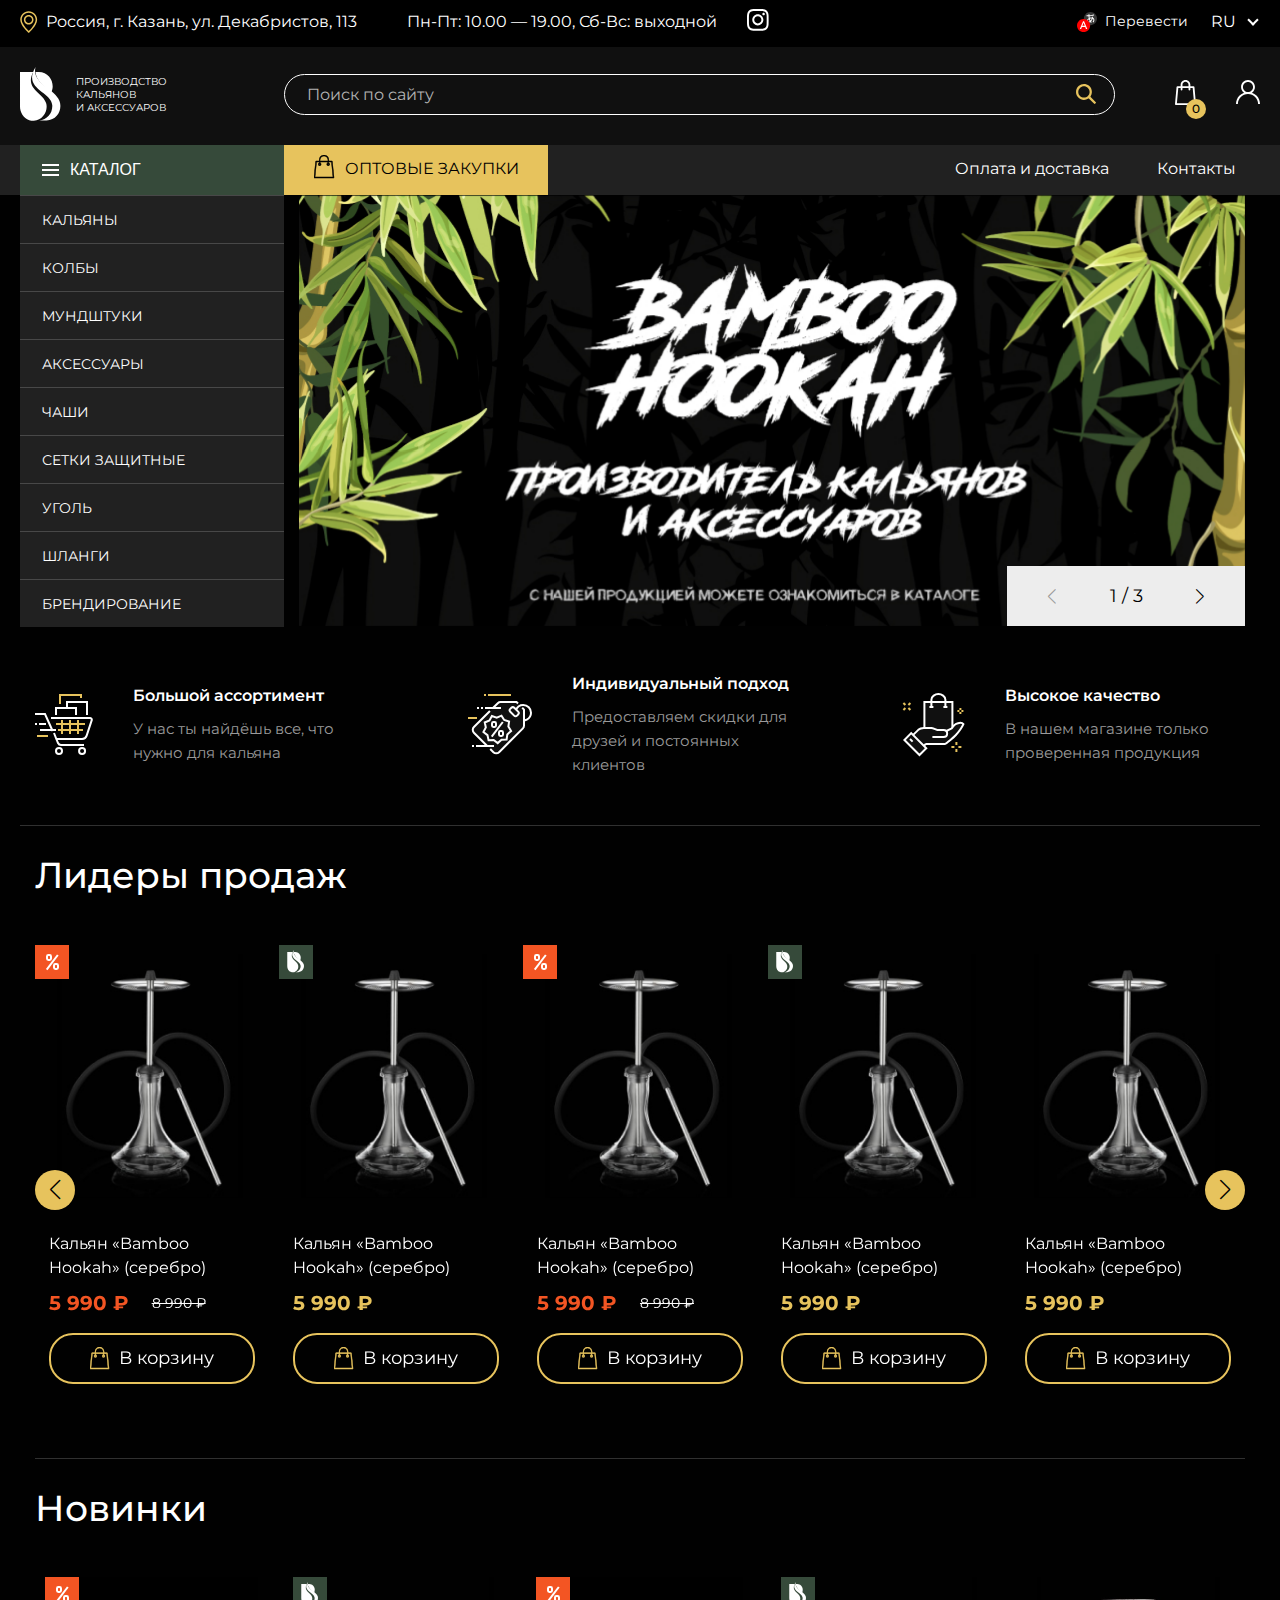
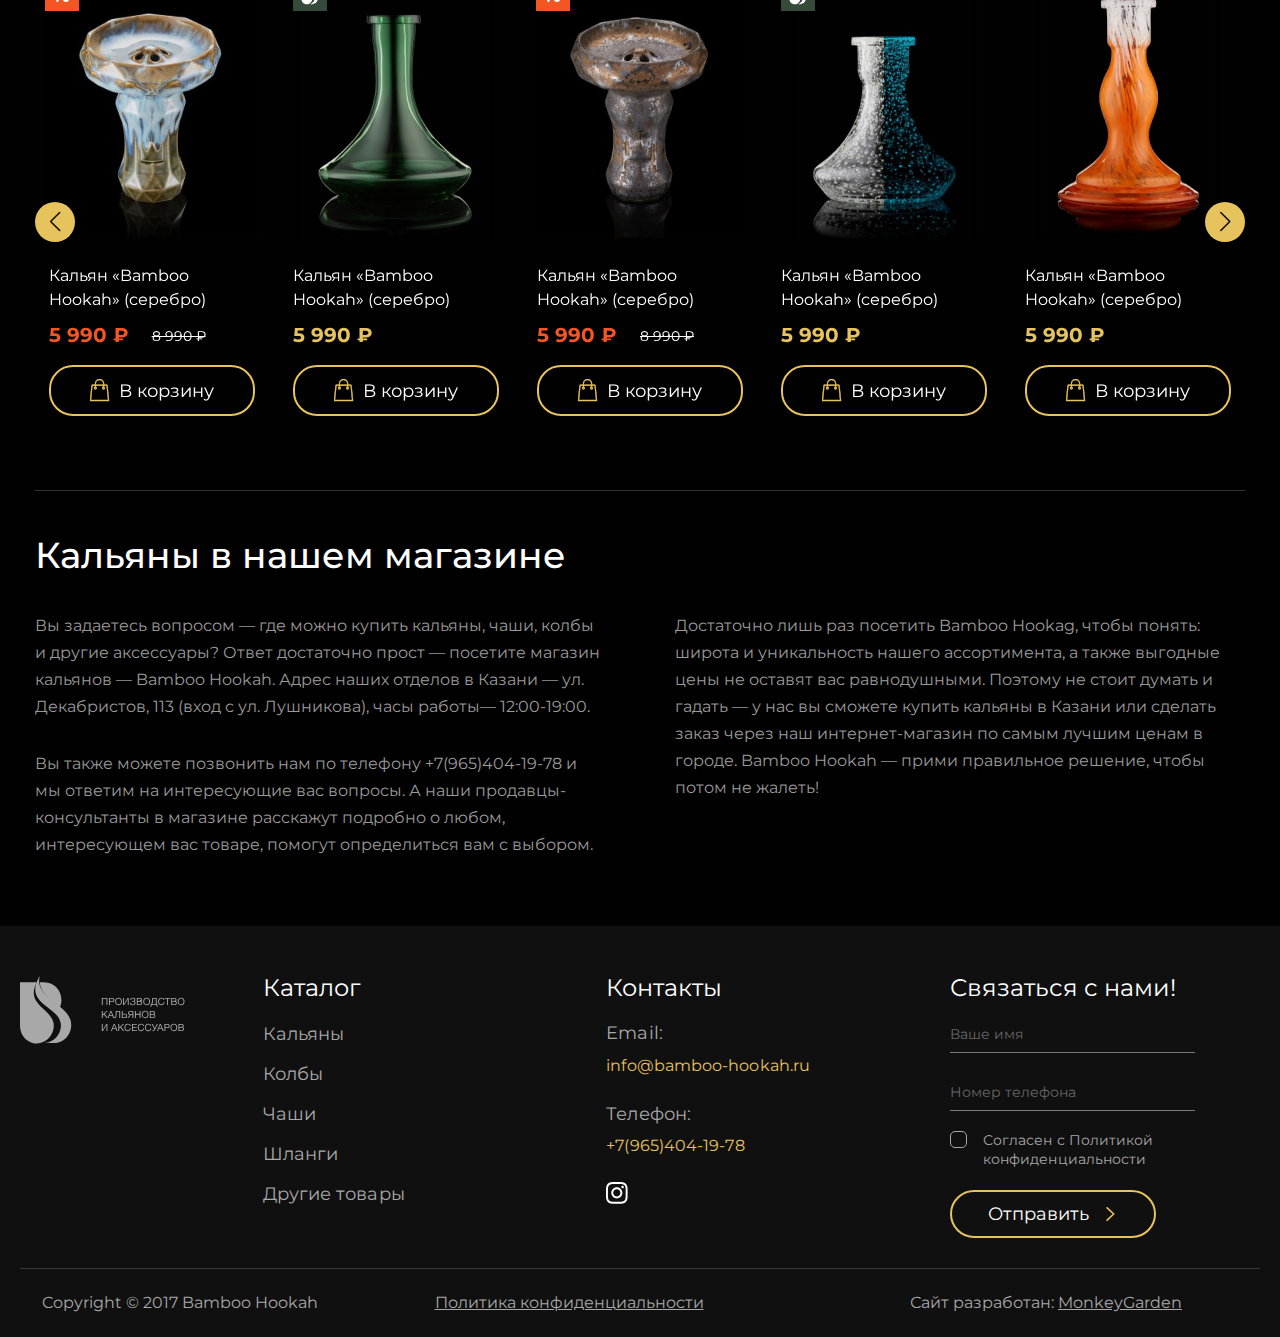
<file: index.html>
<!DOCTYPE html>
<html lang="ru">
	<head>
			<meta charset="UTF-8" />
			<title>Bamboo Hookah</title>
			<meta name="description" content="Bamboo Hookah">
			<meta name="keywords" content="Bamboo Hookah">
			<meta name="author" content="John Doe">
			<meta name="viewport" content="width=device-width, initial-scale=1.0, user-scalable=no" />
			<link rel="stylesheet" href="./styles/default.css" />
			<link rel="stylesheet" href="./styles/select2.min.css" />
			<link rel="stylesheet" href="https://unpkg.com/swiper/swiper-bundle.min.css" />
			<link rel="stylesheet" href="./styles/first-paint.css" />
			<link rel="stylesheet" href="./styles/styles.css" /> 
	</head>
	<body class="nome">
		<svg width="0" height="0" class="hidden">
  		<symbol xmlns="http://www.w3.org/2000/svg" fill="none" viewBox="0 0 21 24" id="button-cart">
    		<g fill="currentColor">
		      <path fill-rule="evenodd" d="M19.9929 22.4271 18.348 6.41594c-.0275-.25778-.2468-.45828-.4935-.45828h-3.0431v-.97385C14.8114 2.23412 12.673 0 10.0411 0 7.40926 0 5.27086 2.23412 5.27086 4.98381v.97385H2.14552c-.24673 0-.46606.2005-.49347.45828L.0071315 22.4271c-.0274153.1433.0274153.2865.1096615.401.082245.1146.219322.1719.356398.1719H19.5268c.1371 0 .2742-.0573.3564-.1719.0823-.1145.1371-.2577.1097-.401ZM14.5 9c.2812 0 .5.21875.5.5s-.2188.5-.5.5-.5-.21875-.5-.5.2188-.5.5-.5ZM10 1C7.7971 1 6 2.80233 6 5.01163V6h8v-.98837C14 2.80233 12.2029 1 10 1ZM5.5 9c.28125 0 .5.21875.5.5s-.21875.5-.5.5-.5-.21875-.5-.5.21875-.5.5-.5ZM2.53659 7 1 22h18L17.4634 7h-2.7988v.94646c.5488.20077.933.7457.933 1.37668 0 .80306-.6311 1.46276-1.3994 1.46276s-1.3994-.6597-1.3994-1.46276c0-.63098.3841-1.17591.9329-1.37668V7H6.15854v.94646c.54878.20077.93292.7457.93292 1.37668 0 .80306-.63109 1.46276-1.39939 1.46276-.76829 0-1.39939-.6597-1.39939-1.46276 0-.63098.38415-1.17591.93293-1.37668V7H2.53659Z" clip-rule="evenodd"></path>
		      <path d="m18.348 6.41594.2486-.02555-.0001-.00089-.2485.02644Zm1.6449 16.01116-.2487.0256.0011.0108.002.0107.2456-.0471ZM14.8114 5.95766h-.25v.25h.25v-.25Zm-9.54054 0v.25h.25v-.25h-.25Zm-3.61881.45828-.2486-.02644-.00009.00089.24869.02555ZM.0071315 22.4271l.2455415.0471.00204-.0107.00111-.0108-.2486915-.0256Zm.1096615.401-.2030897.1458.2030897-.1458ZM6 6h-.25v.25H6V6Zm8 0v.25h.25V6H14ZM1 22l-.248699-.0255-.028219.2755H1V22ZM2.53659 7v-.25h-.2257l-.023.22452L2.53659 7ZM19 22v.25h.2769l-.0282-.2755L19 22ZM17.4634 7l.2487-.02548-.023-.22452h-.2257V7Zm-2.7988 0v-.25h-.25V7h.25Zm0 .94646h-.25v.17475l.1641.06003.0859-.23478Zm-.9329 0 .0859.23478.1641-.06003v-.17475h-.25Zm0-.94646h.25v-.25h-.25V7ZM6.15854 7v-.25h-.25V7h.25Zm0 .94646h-.25v.17475l.1641.06003.0859-.23478Zm-.93293 0 .08589.23478.16411-.06003v-.17475h-.25Zm0-.94646h.25v-.25h-.25V7Zm12.87369-.55851 1.6449 16.01121.4974-.0511-1.645-16.01121-.4973.0511Zm-.2448-.23383c.1128 0 .2303.09794.2449.23472l.4971-.05288c-.0402-.37879-.3614-.68184-.742-.68184v.5Zm-3.0431 0h3.0431v-.5h-3.0431v.5Zm-.25-1.22385v.97385h.5v-.97385h-.5ZM10.0411.25c2.4836 0 4.5203 2.11176 4.5203 4.73381h.5c0-2.87733-2.2401-5.23381-5.0203-5.23381v.5ZM5.52086 4.98381C5.52086 2.36176 7.55753.25 10.0411.25v-.5c-2.78012 0-5.02024 2.35648-5.02024 5.23381h.5Zm0 .97385v-.97385h-.5v.97385h.5Zm-3.37534.25h3.12534v-.5H2.14552v.5Zm-.24487.23472c.01454-.13678.13203-.23472.24487-.23472v-.5c-.38063 0-.70179.30305-.74207.68184l.4972.05288ZM.255823 22.4527 1.90074 6.44149l-.49738-.0511L-.24156 22.4016l.497383.0511Zm.064059.2297c-.059929-.0835-.076963-.1573-.067209-.2082l-.491083-.0941c-.045077.2355.047551.4482.1521133.5938l.4061787-.2915Zm.153309.0676c-.071861 0-.126295-.03-.153309-.0676l-.4061787.2915c.1374778.1915.3571967.2761.5594877.2761v-.5Zm19.053609 0H.473191v.5H19.5268v-.5Zm.1533-.0676c-.027.0376-.0814.0676-.1533.0676v.5c.2023 0 .422-.0846.5595-.2761l-.4062-.2915Zm.0672-.2082c.0098.0509-.0073.1247-.0672.2082l.4062.2915c.1046-.1456.1972-.3583.1521-.5938l-.4911.0941ZM15.25 9.5c0-.41932-.3307-.75-.75-.75v.5c.1432 0 .25.10682.25.25h.5Zm-.75.75c.4193 0 .75-.33068.75-.75h-.5c0 .14318-.1068.25-.25.25v.5Zm-.75-.75c0 .41932.3307.75.75.75v-.5c-.1432 0-.25-.10682-.25-.25h-.5Zm.75-.75c-.4193 0-.75.33068-.75.75h.5c0-.14318.1068-.25.25-.25v-.5ZM6.25 5.01163C6.25 2.93971 7.93586 1.25 10 1.25v-.5c-2.34165 0-4.25 1.91494-4.25 4.26163h.5ZM6.25 6v-.98837h-.5V6h.5ZM14 5.75H6v.5h8v-.5Zm-.25-.73837V6h.5v-.98837h-.5ZM10 1.25c2.0641 0 3.75 1.68971 3.75 3.76163h.5C14.25 2.66494 12.3417.75 10 .75v.5ZM6.25 9.5c0-.41932-.33068-.75-.75-.75v.5c.14318 0 .25.10682.25.25h.5Zm-.75.75c.41932 0 .75-.33068.75-.75h-.5c0 .14318-.10682.25-.25.25v.5Zm-.75-.75c0 .41932.33068.75.75.75v-.5c-.14318 0-.25-.10682-.25-.25h-.5Zm.75-.75c-.41932 0-.75.33068-.75.75h.5c0-.14318.10682-.25.25-.25v-.5ZM1.2487 22.0255 2.78528 7.02548l-.49739-.05096L.751301 21.9745l.497399.051ZM19 21.75H1v.5h18v-.5ZM17.2147 7.02548l1.5366 15.00002.4974-.051-1.5366-14.99998-.4974.05096ZM14.6646 7.25h2.7988v-.5h-2.7988v.5Zm.25.69646V7h-.5v.94646h.5Zm.933 1.37668c0-.73217-.4463-1.37336-1.0971-1.61146l-.1718.46956c.4468.16344.7689.61211.7689 1.1419h.5Zm-1.6494 1.71276c.9166 0 1.6494-.7822 1.6494-1.71276h-.5c0 .67553-.5295 1.21276-1.1494 1.21276v.5Zm-1.6494-1.71276c0 .93056.7327 1.71276 1.6494 1.71276v-.5c-.6199 0-1.1494-.53723-1.1494-1.21276h-.5Zm1.097-1.61146c-.6508.2381-1.097.87929-1.097 1.61146h.5c0-.52979.3221-.97846.7688-1.1419l-.1718-.46956ZM13.4817 7v.94646h.5V7h-.5Zm-7.32316.25h7.57316v-.5H6.15854v.5Zm.25.69646V7h-.5v.94646h.5Zm.93292 1.37668c0-.73217-.44621-1.37336-1.09703-1.61146l-.17179.46956c.44674.16344.76882.61211.76882 1.1419h.5ZM5.69207 11.0359c.91668 0 1.64939-.7822 1.64939-1.71276h-.5c0 .67553-.52948 1.21276-1.14939 1.21276v.5ZM4.04268 9.32314c0 .93056.73272 1.71276 1.64939 1.71276v-.5c-.61991 0-1.14939-.53723-1.14939-1.21276h-.5Zm1.09704-1.61146c-.65083.2381-1.09704.87929-1.09704 1.61146h.5c0-.52979.32208-.97846.76882-1.1419l-.17178-.46956ZM4.97561 7v.94646h.5V7h-.5Zm-2.43902.25h2.68902v-.5H2.53659v.5Z"></path>
	    </g>
	  </symbol>
		<symbol fill="none" xmlns="http://www.w3.org/2000/svg" viewBox="0 0 9 17" id="arrow">
			<path d="M1 1L9 8.506L1 16" stroke="currentColor" stroke-width="2" stroke-linecap="round" stroke-linejoin="round"></path>
		</symbol>
	  <symbol fill="none" xmlns="http://www.w3.org/2000/svg" viewBox="0 0 11 7" id="arrow-down">
	    <path id="Stroke 1" d="M10.375 1L5.68375 6L1 1" stroke="currentColor" stroke-width="2" stroke-linecap="round" stroke-linejoin="round"></path>
	  </symbol>
	  <symbol fill="none" xmlns="http://www.w3.org/2000/svg" viewBox="0 0 16 16" id="remove">
	    <path d="m1.292 1.292 13.467 13.467M14.708 1.292 1.241 14.759" stroke="currentColor" stroke-linecap="square"></path>
	  </symbol>
	</svg>
		<header class="header">
			<div class="header-top desktop">
				<div class="container header-top-wrapper">
					<div class="header-info">
						<img class="marker" src="./assets/marker.svg" alt="Адрес">
						<p>Россия, г. Казань, ул. Декабристов, 113</p>
					</div>
					<div class="header-info">
						<p>Пн-Пт: 10.00 — 19.00, Сб-Вс: выходной</p>
					</div>
					<div class="header-info">
						<a href="">
							<svg xmlns="http://www.w3.org/2000/svg" width="22" height="22" fill="none">
								<path fill="#fff" d="M10.8135 1.95351c2.8885 0 3.2223.01457 4.369.05831 1.0596.04373 1.6256.21868 2.003.37904.508.2041.8709.43735 1.2483.81639.3774.37904.6096.7435.8128 1.25374.1452.37904.3194.96218.3774 2.01182.0581 1.1517.0581 1.487.0581 4.38809 0 2.9011-.0145 3.2364-.0581 4.3881-.0435 1.0642-.2177 1.6328-.3774 2.0118-.2032.5103-.4354.8747-.8128 1.2538-.3774.379-.7403.6123-1.2483.8164-.3774.1458-.9579.3207-2.003.379-1.1467.0583-1.4805.0583-4.369.0583-2.88841 0-3.22226-.0146-4.36893-.0583-1.05958-.0437-1.62566-.2187-2.00304-.379-.50802-.2041-.87089-.4374-1.24827-.8164-.37739-.3791-.60963-.7435-.81284-1.2538-.14514-.379-.31932-.9621-.37738-2.0118-.05806-1.1517-.05806-1.487-.05806-4.3881 0-2.90109.01452-3.23639.05806-4.38809.04355-1.06422.21772-1.63278.37738-2.01182.20321-.51024.43545-.8747.81284-1.25374.37738-.37904.74025-.61229 1.24827-.81639.37738-.14579.95797-.32073 2.00304-.37904 1.14667-.04374 1.48052-.05831 4.36893-.05831Zm0-1.95351C7.88154 0 7.50416.0145781 6.35748.0583133 5.21081.116627 4.42701.291568 3.7303.568558 3.01907.845547 2.40946 1.21001 1.81435 1.8223 1.21924 2.42002.841854 3.03231.566072 3.74665c-.261266.68519-.449959 1.487-.5080181 2.63869C-.0000053 7.53704 0 7.91607 0 10.8609c0 2.9449.0145095 3.3239.0580539 4.4756.0580591 1.1517.2322371 1.9389.5080181 2.6387.275782.7143.638658 1.3266 1.248278 1.9243.59511.5977 1.20472.9768 1.91595 1.2538.6822.2624 1.48051.4519 2.62718.5102 1.14668.0583 1.52406.0583 4.45602.0583 2.932 0 3.3094-.0146 4.4561-.0583 1.1466-.0583 1.9304-.2332 2.6272-.5102.7112-.277 1.3208-.6415 1.9159-1.2538.5951-.5977.9725-1.21 1.2483-1.9243.2613-.6852.4499-1.487.508-2.6387.0581-1.1517.0581-1.5307.0581-4.4756 0-2.94483-.0146-3.32386-.0581-4.47556-.0581-1.15169-.2322-1.93893-.508-2.63869-.2758-.71434-.6387-1.32663-1.2483-1.92435-.5951-.59771-1.2047-.976753-1.9159-1.253742-.6822-.262412-1.4806-.451931-2.6272-.5102447C14.1229.0145781 13.76 0 10.8135 0Z"/>
								<path fill="#fff" d="M10.8137 5.27734c-3.06262 0-5.54466 2.49291-5.54466 5.56896 0 3.076 2.48204 5.5689 5.54466 5.5689 3.0626 0 5.5447-2.4929 5.5447-5.5689 0-3.07605-2.4676-5.56896-5.5447-5.56896Zm0 9.19896c-1.98853 0-3.59968-1.6182-3.59968-3.6154 0-1.99727 1.61115-3.61547 3.59968-3.61547 1.9885 0 3.5997 1.6182 3.5997 3.61547 0 1.9972-1.6112 3.6154-3.5997 3.6154ZM16.5906 6.35619c.7135 0 1.2919-.5809 1.2919-1.29748s-.5784-1.29748-1.2919-1.29748c-.7134 0-1.2918.5809-1.2918 1.29748s.5784 1.29748 1.2918 1.29748Z"/>
							</svg>
						</a>
					</div>
					<div class="header-language">
						<div class="header-language-info">
							<img src="./assets/language.svg" alt="Перевести">
							<p>Перевести</p>
						</div>
						<select class="lang" name="lang-mobile">
							<option value="">Ru</option>
							<option value="">En</option>
						</select>
					</div>
				</div>
			</div>
			<div class="header-main">
				<div class="container header-main-wrapper">
					<a href="" class="logo">
						<img src="./assets/logo.svg" alt="ПРОИЗВОДСТВО КАЛЬЯНОВ И АКСЕССУАРОВ">
						<span>ПРОИЗВОДСТВО <br/> КАЛЬЯНОВ <br/> И АКСЕССУАРОВ</span>
					</a>
					<form action="" class="search-form">
						<!-- class="active" for input open search wrapper -->
						<input type="text" placeholder="Поиск по сайту">
						<div class="search-wrapper">
							<ul class="search-list">
								<li class="search-listitem">
									<a href="">
										<figure class="cart_item-image">
											<img src="./assets/hookah-1.png">
										</figure>
										<p class="cart_item-name">Колба «Bamboo Hookah»<br>«UFO» (серебро)</p>
										<span class="prices">
											<h5 class="product-price-new">5 990 ₽</h5>
											<strike class="product-price-old">8 990 ₽</strike>
										</span>
									</a>
								</li>
								<li class="search-listitem">
									<a href="">
										<figure class="cart_item-image">
											<img src="./assets/hookah-1.png">
										</figure>
										<p class="cart_item-name">Колба «Bamboo Hookah»<br>«UFO» (серебро)</p>
										<span class="prices">
											<h5 class="product-price-current">5 990 ₽</h5>
										</span>
									</a>
								</li>
								<li class="search-listitem">
									<a href="">
										<figure class="cart_item-image">
											<img src="./assets/hookah-1.png">
										</figure>
										<p class="cart_item-name">Колба «Bamboo Hookah»<br>«UFO» (серебро)</p>
										<span class="prices">
											<h5 class="product-price-new">5 990 ₽</h5>
											<strike class="product-price-old">8 990 ₽</strike>
										</span>
									</a>
								</li>
							</ul>
						</div>

						<button class="search-form-button">
							<svg xmlns="http://www.w3.org/2000/svg" width="24" height="24" fill="none">
								<mask id="a" width="20" height="20" x="2" y="2" maskUnits="userSpaceOnUse" style="mask-type:alpha">
									<path fill="#fff" fill-rule="evenodd" d="m21.8336 20.2158-5.1748-5.2131c-.1943-.1954-.2137-.4965-.0634-.7274 2.1217-3.2543 1.6268-7.72963-1.5034-10.40274-3.012-2.5714-7.59655-2.4834-10.51481.19542-3.3497 3.07483-3.43427 8.30852-.25257 11.49242 2.71312 2.7154 6.91248 3.0451 9.99648 1.0052.2314-.1532.5349-.1332.7303.0634l5.1634 5.2022c.2234.2246.5857.2252.8097.0012l.808-.8086c.2229-.2229.2234-.584.0011-.808ZM5.94061 13.9427c-2.20799-2.2097-2.20799-5.80505 0-8.01474 2.20798-2.20969 5.80049-2.21026 8.00849 0 2.208 2.20969 2.208 5.80504 0 8.01474-2.208 2.2097-5.80051 2.2097-8.00849 0Z" clip-rule="evenodd"/>
								</mask>
								<g mask="url(#a)">
									<path fill="#E7C35D" d="M0 0h24v24H0z"/>
								</g>
							</svg>	
						</button>
					</form>
					<ul class="user-controls">
						<li class="cart">
							<a href="">
								<img src="./assets/cart.svg" alt="">
								<span class="items">0</span>
							</a>
							<div class="cart_items-wrapper">
                <ul class="cart_list">
                  <li class="cart_list-item">
                  	<a href="">
											<figure class="cart_item-image">
												<img src="./assets/hookah-1.png">
											</figure>
											<p class="cart_item-name">Колба «Bamboo Hookah»<br>«UFO» (серебро)</p>
											<span class="prices">
												<h5 class="product-price-new">5 990 ₽</h5>
												<strike class="product-price-old">8 990 ₽</strike>
											</span>
										</a>
                    <button class="remove_list-item" title="Удалить из корзины">
                    	<svg class="icon">
											  <use xlink:href="#remove"></use>
											</svg>
                    </button>
                  </li>
                  <li class="cart_list-item">
                  	<a href="">
											<figure class="cart_item-image">
												<img src="./assets/hookah-1.png">
											</figure>
											<p class="cart_item-name">Колба «Bamboo Hookah»<br>«UFO» (серебро)</p>
											<span class="prices">
												<h5 class="product-price-current">5 990 ₽</h5>
											</span>
										</a>
                    <button class="remove_list-item"title="Удалить из корзины">
                    	<svg class="icon">
											  <use xlink:href="#remove"></use>
											</svg>
                    </button>
                  </li>
                  <li class="cart_list-item">
                  	<a href="">
											<figure class="cart_item-image">
												<img src="./assets/hookah-1.png">
											</figure>
											<p class="cart_item-name">Колба «Bamboo Hookah»<br>«UFO» (серебро)</p>
											<span class="prices">
												<h5 class="product-price-new">5 990 ₽</h5>
												<strike class="product-price-old">8 990 ₽</strike>
											</span>
										</a>
                    <button class="remove_list-item"title="Удалить из корзины">
                    	<svg class="icon">
											  <use xlink:href="#remove"></use>
											</svg>
                    </button>
                  </li>
                  <li class="cart_list-item">
                  	<a href="">
											<figure class="cart_item-image">
												<img src="./assets/hookah-1.png">
											</figure>
											<p class="cart_item-name">Колба «Bamboo Hookah»<br>«UFO» (серебро)</p>
											<span class="prices">
												<h5 class="product-price-current">5 990 ₽</h5>
											</span>
										</a>
                    <button class="remove_list-item" title="Удалить из корзины">
                    	<svg class="icon">
											  <use xlink:href="#remove"></use>
											</svg>
                    </button>
                  </li>
                  </li>
                </ul>
                <div class="cart-footer">
                  <div class="result">
                  	<p>Итого:</p>
                  	<h3>27 960 ₽</h3>
                  </div>
                	<a class="button go_to_cart" href="">Перейти в корзину</a>
                </div>
              </div>
						</li>
						<li>
							<a href="">
								<img src="./assets/user.svg" alt="">
							</a>
						</li>
					</div>
				</div>
			</div>
			<div class="header-navigation">
				<div class="container header-navigation-wrapper">
					<button id="menu" class="mobile-menu-button">
						<span class="burger"></span>
						МЕНЮ 
					</button>
					<div class="header-catalog">
						<button id="catalog" class="catalog-button">
							<span class="burger"></span>
							КАТАЛОГ 
						</button>
						<ul class="submenu home">
							<li class="sticky">
								<button id="close-catalog" class="close-catalog-button">
									<span class="close"></span>
									ЗАКРЫТЬ КАТАЛОГ
								</button>
							</li>
							<li><a href="">Кальяны</a></li>
							<li><a href="">Колбы</a></li>
							<li><a href="">Мундштуки</a></li>
							<li><a href="">Аксессуары</a></li>
							<li><a href="">Чаши</a></li>
							<li><a href="">Сетки защитные</a></li>
							<li><a href="">Уголь</a></li>
							<li><a href="">Шланги</a></li>
							<li><a href="">Брендирование</a></li>
						</ul>
					</div>
					<nav class="header-menu">
						<button id="close-menu" class="close-mobile-menu-button sticky">
							<span class="close"></span>
							ЗАКРЫТЬ МЕНЮ 
						</button>
						<ul>
							<li class="header-yellow">
								<a href="">
									<svg xmlns="http://www.w3.org/2000/svg" width="21" height="24" fill="none">
										<g fill="currentColor">
											<path fill-rule="evenodd" d="M19.9929 22.4271 18.348 6.41594c-.0275-.25778-.2468-.45828-.4935-.45828h-3.0431v-.97385C14.8114 2.23412 12.673 0 10.0411 0 7.40926 0 5.27086 2.23412 5.27086 4.98381v.97385H2.14552c-.24673 0-.46606.2005-.49347.45828L.0071315 22.4271c-.0274153.1433.0274153.2865.1096615.401.082245.1146.219322.1719.356398.1719H19.5268c.1371 0 .2742-.0573.3564-.1719.0823-.1145.1371-.2577.1097-.401ZM14.5 9c.2812 0 .5.21875.5.5s-.2188.5-.5.5-.5-.21875-.5-.5.2188-.5.5-.5ZM10 1C7.7971 1 6 2.80233 6 5.01163V6h8v-.98837C14 2.80233 12.2029 1 10 1ZM5.5 9c.28125 0 .5.21875.5.5s-.21875.5-.5.5-.5-.21875-.5-.5.21875-.5.5-.5ZM2.53659 7 1 22h18L17.4634 7h-2.7988v.94646c.5488.20077.933.7457.933 1.37668 0 .80306-.6311 1.46276-1.3994 1.46276s-1.3994-.6597-1.3994-1.46276c0-.63098.3841-1.17591.9329-1.37668V7H6.15854v.94646c.54878.20077.93292.7457.93292 1.37668 0 .80306-.63109 1.46276-1.39939 1.46276-.76829 0-1.39939-.6597-1.39939-1.46276 0-.63098.38415-1.17591.93293-1.37668V7H2.53659Z" clip-rule="evenodd"/>
											<path d="m18.348 6.41594.2486-.02555-.0001-.00089-.2485.02644Zm1.6449 16.01116-.2487.0256.0011.0108.002.0107.2456-.0471ZM14.8114 5.95766h-.25v.25h.25v-.25Zm-9.54054 0v.25h.25v-.25h-.25Zm-3.61881.45828-.2486-.02644-.00009.00089.24869.02555ZM.0071315 22.4271l.2455415.0471.00204-.0107.00111-.0108-.2486915-.0256Zm.1096615.401-.2030897.1458.2030897-.1458ZM6 6h-.25v.25H6V6Zm8 0v.25h.25V6H14ZM1 22l-.248699-.0255-.028219.2755H1V22ZM2.53659 7v-.25h-.2257l-.023.22452L2.53659 7ZM19 22v.25h.2769l-.0282-.2755L19 22ZM17.4634 7l.2487-.02548-.023-.22452h-.2257V7Zm-2.7988 0v-.25h-.25V7h.25Zm0 .94646h-.25v.17475l.1641.06003.0859-.23478Zm-.9329 0 .0859.23478.1641-.06003v-.17475h-.25Zm0-.94646h.25v-.25h-.25V7ZM6.15854 7v-.25h-.25V7h.25Zm0 .94646h-.25v.17475l.1641.06003.0859-.23478Zm-.93293 0 .08589.23478.16411-.06003v-.17475h-.25Zm0-.94646h.25v-.25h-.25V7Zm12.87369-.55851 1.6449 16.01121.4974-.0511-1.645-16.01121-.4973.0511Zm-.2448-.23383c.1128 0 .2303.09794.2449.23472l.4971-.05288c-.0402-.37879-.3614-.68184-.742-.68184v.5Zm-3.0431 0h3.0431v-.5h-3.0431v.5Zm-.25-1.22385v.97385h.5v-.97385h-.5ZM10.0411.25c2.4836 0 4.5203 2.11176 4.5203 4.73381h.5c0-2.87733-2.2401-5.23381-5.0203-5.23381v.5ZM5.52086 4.98381C5.52086 2.36176 7.55753.25 10.0411.25v-.5c-2.78012 0-5.02024 2.35648-5.02024 5.23381h.5Zm0 .97385v-.97385h-.5v.97385h.5Zm-3.37534.25h3.12534v-.5H2.14552v.5Zm-.24487.23472c.01454-.13678.13203-.23472.24487-.23472v-.5c-.38063 0-.70179.30305-.74207.68184l.4972.05288ZM.255823 22.4527 1.90074 6.44149l-.49738-.0511L-.24156 22.4016l.497383.0511Zm.064059.2297c-.059929-.0835-.076963-.1573-.067209-.2082l-.491083-.0941c-.045077.2355.047551.4482.1521133.5938l.4061787-.2915Zm.153309.0676c-.071861 0-.126295-.03-.153309-.0676l-.4061787.2915c.1374778.1915.3571967.2761.5594877.2761v-.5Zm19.053609 0H.473191v.5H19.5268v-.5Zm.1533-.0676c-.027.0376-.0814.0676-.1533.0676v.5c.2023 0 .422-.0846.5595-.2761l-.4062-.2915Zm.0672-.2082c.0098.0509-.0073.1247-.0672.2082l.4062.2915c.1046-.1456.1972-.3583.1521-.5938l-.4911.0941ZM15.25 9.5c0-.41932-.3307-.75-.75-.75v.5c.1432 0 .25.10682.25.25h.5Zm-.75.75c.4193 0 .75-.33068.75-.75h-.5c0 .14318-.1068.25-.25.25v.5Zm-.75-.75c0 .41932.3307.75.75.75v-.5c-.1432 0-.25-.10682-.25-.25h-.5Zm.75-.75c-.4193 0-.75.33068-.75.75h.5c0-.14318.1068-.25.25-.25v-.5ZM6.25 5.01163C6.25 2.93971 7.93586 1.25 10 1.25v-.5c-2.34165 0-4.25 1.91494-4.25 4.26163h.5ZM6.25 6v-.98837h-.5V6h.5ZM14 5.75H6v.5h8v-.5Zm-.25-.73837V6h.5v-.98837h-.5ZM10 1.25c2.0641 0 3.75 1.68971 3.75 3.76163h.5C14.25 2.66494 12.3417.75 10 .75v.5ZM6.25 9.5c0-.41932-.33068-.75-.75-.75v.5c.14318 0 .25.10682.25.25h.5Zm-.75.75c.41932 0 .75-.33068.75-.75h-.5c0 .14318-.10682.25-.25.25v.5Zm-.75-.75c0 .41932.33068.75.75.75v-.5c-.14318 0-.25-.10682-.25-.25h-.5Zm.75-.75c-.41932 0-.75.33068-.75.75h.5c0-.14318.10682-.25.25-.25v-.5ZM1.2487 22.0255 2.78528 7.02548l-.49739-.05096L.751301 21.9745l.497399.051ZM19 21.75H1v.5h18v-.5ZM17.2147 7.02548l1.5366 15.00002.4974-.051-1.5366-14.99998-.4974.05096ZM14.6646 7.25h2.7988v-.5h-2.7988v.5Zm.25.69646V7h-.5v.94646h.5Zm.933 1.37668c0-.73217-.4463-1.37336-1.0971-1.61146l-.1718.46956c.4468.16344.7689.61211.7689 1.1419h.5Zm-1.6494 1.71276c.9166 0 1.6494-.7822 1.6494-1.71276h-.5c0 .67553-.5295 1.21276-1.1494 1.21276v.5Zm-1.6494-1.71276c0 .93056.7327 1.71276 1.6494 1.71276v-.5c-.6199 0-1.1494-.53723-1.1494-1.21276h-.5Zm1.097-1.61146c-.6508.2381-1.097.87929-1.097 1.61146h.5c0-.52979.3221-.97846.7688-1.1419l-.1718-.46956ZM13.4817 7v.94646h.5V7h-.5Zm-7.32316.25h7.57316v-.5H6.15854v.5Zm.25.69646V7h-.5v.94646h.5Zm.93292 1.37668c0-.73217-.44621-1.37336-1.09703-1.61146l-.17179.46956c.44674.16344.76882.61211.76882 1.1419h.5ZM5.69207 11.0359c.91668 0 1.64939-.7822 1.64939-1.71276h-.5c0 .67553-.52948 1.21276-1.14939 1.21276v.5ZM4.04268 9.32314c0 .93056.73272 1.71276 1.64939 1.71276v-.5c-.61991 0-1.14939-.53723-1.14939-1.21276h-.5Zm1.09704-1.61146c-.65083.2381-1.09704.87929-1.09704 1.61146h.5c0-.52979.32208-.97846.76882-1.1419l-.17178-.46956ZM4.97561 7v.94646h.5V7h-.5Zm-2.43902.25h2.68902v-.5H2.53659v.5Z"/>
										</g>
									</svg>
									ОПТОВЫЕ ЗАКУПКИ
								</a>
							</li>
							<li>
								<a href="">Оплата и доставка</a>
							</li>
							<li>
								<a href="">Контакты</a>
							</li>
							<li class="header-top mobile">
								<div class="header-top-wrapper">
									<div class="header-info">
										<p>Россия, г. Казань, ул. Декабристов, 113</p>
									</div>
									<div class="header-info">
										<p>Пн-Пт: 10.00 — 19.00, Сб-Вс: выходной</p>
									</div>
									<div class="header-info">
										<div class="header-language">
											<div class="header-language-info">
												<img src="./assets/language.svg" alt="Перевести">
												<p>Перевести</p>
											</div>
											<select class="lang" name="lang-mobile">
												<option value="">Ru</option>
												<option value="">En</option>
											</select>
										</div>
										<a class="instagram" href="">
											<svg xmlns="http://www.w3.org/2000/svg" width="22" height="22" fill="none">
												<path fill="#fff" d="M10.8135 1.95351c2.8885 0 3.2223.01457 4.369.05831 1.0596.04373 1.6256.21868 2.003.37904.508.2041.8709.43735 1.2483.81639.3774.37904.6096.7435.8128 1.25374.1452.37904.3194.96218.3774 2.01182.0581 1.1517.0581 1.487.0581 4.38809 0 2.9011-.0145 3.2364-.0581 4.3881-.0435 1.0642-.2177 1.6328-.3774 2.0118-.2032.5103-.4354.8747-.8128 1.2538-.3774.379-.7403.6123-1.2483.8164-.3774.1458-.9579.3207-2.003.379-1.1467.0583-1.4805.0583-4.369.0583-2.88841 0-3.22226-.0146-4.36893-.0583-1.05958-.0437-1.62566-.2187-2.00304-.379-.50802-.2041-.87089-.4374-1.24827-.8164-.37739-.3791-.60963-.7435-.81284-1.2538-.14514-.379-.31932-.9621-.37738-2.0118-.05806-1.1517-.05806-1.487-.05806-4.3881 0-2.90109.01452-3.23639.05806-4.38809.04355-1.06422.21772-1.63278.37738-2.01182.20321-.51024.43545-.8747.81284-1.25374.37738-.37904.74025-.61229 1.24827-.81639.37738-.14579.95797-.32073 2.00304-.37904 1.14667-.04374 1.48052-.05831 4.36893-.05831Zm0-1.95351C7.88154 0 7.50416.0145781 6.35748.0583133 5.21081.116627 4.42701.291568 3.7303.568558 3.01907.845547 2.40946 1.21001 1.81435 1.8223 1.21924 2.42002.841854 3.03231.566072 3.74665c-.261266.68519-.449959 1.487-.5080181 2.63869C-.0000053 7.53704 0 7.91607 0 10.8609c0 2.9449.0145095 3.3239.0580539 4.4756.0580591 1.1517.2322371 1.9389.5080181 2.6387.275782.7143.638658 1.3266 1.248278 1.9243.59511.5977 1.20472.9768 1.91595 1.2538.6822.2624 1.48051.4519 2.62718.5102 1.14668.0583 1.52406.0583 4.45602.0583 2.932 0 3.3094-.0146 4.4561-.0583 1.1466-.0583 1.9304-.2332 2.6272-.5102.7112-.277 1.3208-.6415 1.9159-1.2538.5951-.5977.9725-1.21 1.2483-1.9243.2613-.6852.4499-1.487.508-2.6387.0581-1.1517.0581-1.5307.0581-4.4756 0-2.94483-.0146-3.32386-.0581-4.47556-.0581-1.15169-.2322-1.93893-.508-2.63869-.2758-.71434-.6387-1.32663-1.2483-1.92435-.5951-.59771-1.2047-.976753-1.9159-1.253742-.6822-.262412-1.4806-.451931-2.6272-.5102447C14.1229.0145781 13.76 0 10.8135 0Z"/>
												<path fill="#fff" d="M10.8137 5.27734c-3.06262 0-5.54466 2.49291-5.54466 5.56896 0 3.076 2.48204 5.5689 5.54466 5.5689 3.0626 0 5.5447-2.4929 5.5447-5.5689 0-3.07605-2.4676-5.56896-5.5447-5.56896Zm0 9.19896c-1.98853 0-3.59968-1.6182-3.59968-3.6154 0-1.99727 1.61115-3.61547 3.59968-3.61547 1.9885 0 3.5997 1.6182 3.5997 3.61547 0 1.9972-1.6112 3.6154-3.5997 3.6154ZM16.5906 6.35619c.7135 0 1.2919-.5809 1.2919-1.29748s-.5784-1.29748-1.2919-1.29748c-.7134 0-1.2918.5809-1.2918 1.29748s.5784 1.29748 1.2918 1.29748Z"/>
											</svg>
										</a>
									</div>
									
								</div>
							</div>
						</ul>
					</div>
				</div>
			</div>
		</header>

		<main class="home-main">
			<div class="home-slider">
				<div class="container home-slider-wrapper">
					<div class="home-slider-block">
						<div class="big-slider">
							<div class="swiper-wrapper">
								<div class="slide swiper-slide">
									<picture>
										<img src="./assets/slide.jpg" alt="">
									</picture>
								</div>
								<div class="slide swiper-slide">
									<picture>
										<img src="./assets/slide.jpg" alt="">
									</picture>
								</div>
								<div class="slide swiper-slide">
									<picture>
										<img src="./assets/slide.jpg" alt="">
									</picture>
								</div>
							</div>
							<div class="swiper-navigation">
								<div class="swiper-button-prev prev-slide"></div>
								<div class="swiper-pagination"></div>
								<div class="swiper-button-next next-slide"></div>
							</div>		
						</div>
					</div>
				</div>
			</div>
			<div class="advantages">
				<div class="container advantages-wrapper">
					<div class="advantage">
						<img src="./assets/advantage-1.svg" alt="Большой ассортимент">
						<div class="advantage-info">
							<h6 class="advantage-title">Большой ассортимент</h6>
							<p class="advantage-description">У нас ты найдёшь все, что нужно для кальяна</p>
						</div>
					</div>
					<div class="advantage">
						<img src="./assets/advantage-2.svg" alt="Индивидуальный подход">
						<div class="advantage-info">
							<h6 class="advantage-title">Индивидуальный подход</h6>
							<p class="advantage-description">Предоставляем скидки для друзей и постоянных клиентов</p>
						</div>
					</div>
					<div class="advantage">
						<img src="./assets/advantage-3.svg" alt="Высокое качество">
						<div class="advantage-info">
							<h6 class="advantage-title">Высокое качество</h6>
							<p class="advantage-description">В нашем магазине только проверенная продукция</p>
						</div>
					</div>
				</div>
			</div>
			<div class="block-slider">
				<div class="container block-slider-wrapper">
					<h2 class="block-slider-title">Лидеры продаж</h2>
					<div class="products-slider">
						<div class="swiper-wrapper">

							<div class="product swiper-slide discount">
								<a href="" class="product-link">
									<div class="product-image">
										<img src="./assets/hookah-1.png" alt="">
									</div>
									<div class="product-info">
										<h6 class="product-title">Кальян «Bamboo Hookah» (серебро)</h6>
										<div class="product-price">
											<h5 class="product-price-new">5 990 ₽</h5>
											<strike class="product-price-old">8 990 ₽</strike>
										</div>
									</div>
								</a>
								<a href="" class="button">
									<svg class="icon">
									  <use xlink:href="#button-cart"></use>
									</svg>
									В корзину
								</a>
							</div>
							<div class="product swiper-slide bamboo">
								<a href="" class="product-link">
									<div class="product-image">
										<img src="./assets/hookah-1.png" alt="">
									</div>
									<div class="product-info">
										<h6 class="product-title">Кальян «Bamboo Hookah» (серебро)</h6>
										<div class="product-price">
											<h5 class="product-price-current">5 990 ₽</h5>
										</div>
									</div>
								</a>
								<a href="" class="button">
									<svg class="icon">
									  <use xlink:href="#button-cart"></use>
									</svg>
									В корзину
								</a>
							</div>
							<div class="product swiper-slide discount">
								<a href="" class="product-link">
									<div class="product-image">
										<img src="./assets/hookah-1.png" alt="">
									</div>
									<div class="product-info">
										<h6 class="product-title">Кальян «Bamboo Hookah» (серебро)</h6>
										<div class="product-price">
											<h5 class="product-price-new">5 990 ₽</h5>
											<strike class="product-price-old">8 990 ₽</strike>
										</div>
									</div>
								</a>
								<a href="" class="button">
									<svg class="icon">
									  <use xlink:href="#button-cart"></use>
									</svg>
									В корзину
								</a>
							</div>
							<div class="product swiper-slide bamboo">
								<a href="" class="product-link">
									<div class="product-image">
										<img src="./assets/hookah-1.png" alt="">
									</div>
									<div class="product-info">
										<h6 class="product-title">Кальян «Bamboo Hookah» (серебро)</h6>
										<div class="product-price">
											<h5 class="product-price-current">5 990 ₽</h5>
										</div>
									</div>
								</a>
								<a href="" class="button">
									<svg class="icon">
									  <use xlink:href="#button-cart"></use>
									</svg>
									В корзину
								</a>
							</div>
							<div class="product swiper-slide">
								<a href="" class="product-link">
									<div class="product-image">
										<img src="./assets/hookah-1.png" alt="">
									</div>
									<div class="product-info">
										<h6 class="product-title">Кальян «Bamboo Hookah» (серебро)</h6>
										<div class="product-price">
											<h5 class="product-price-current">5 990 ₽</h5>
										</div>
									</div>
								</a>
								<a href="" class="button">
									<svg class="icon">
									  <use xlink:href="#button-cart"></use>
									</svg>
									В корзину
								</a>
							</div>

						</div>
						<div class="swiper-button-prev product-prev"></div>
						<div class="product-pagination"></div>
						<div class="swiper-button-next product-next"></div>
					</div>
				</div>
			</div>

			<div class="block-slider">
				<div class="container block-slider-wrapper">
					<h2 class="block-slider-title">Новинки</h2>
					<div class="products-slider">
						<div class="swiper-wrapper">

							<div class="product swiper-slide discount">
								<a href="" class="product-link">
									<div class="product-image">
										<img src="./assets/new1.png" alt="">
									</div>
									<div class="product-info">
										<h6 class="product-title">Кальян «Bamboo Hookah» (серебро)</h6>
										<div class="product-price">
											<h5 class="product-price-new">5 990 ₽</h5>
											<strike class="product-price-old">8 990 ₽</strike>
										</div>
									</div>
								</a>
								<a href="" class="button">
									<svg class="icon">
									  <use xlink:href="#button-cart"></use>
									</svg>
									В корзину
								</a>
							</div>
							<div class="product swiper-slide bamboo">
								<a href="" class="product-link">
									<div class="product-image">
										<img src="./assets/new2.png" alt="">
									</div>
									<div class="product-info">
										<h6 class="product-title">Кальян «Bamboo Hookah» (серебро)</h6>
										<div class="product-price">
											<h5 class="product-price-current">5 990 ₽</h5>
										</div>
									</div>
								</a>
								<a href="" class="button">
									<svg class="icon">
									  <use xlink:href="#button-cart"></use>
									</svg>
									В корзину
								</a>
							</div>
							<div class="product swiper-slide discount">
								<a href="" class="product-link">
									<div class="product-image">
										<img src="./assets/new3.png" alt="">
									</div>
									<div class="product-info">
										<h6 class="product-title">Кальян «Bamboo Hookah» (серебро)</h6>
										<div class="product-price">
											<h5 class="product-price-new">5 990 ₽</h5>
											<strike class="product-price-old">8 990 ₽</strike>
										</div>
									</div>
								</a>
								<a href="" class="button">
									<svg class="icon">
									  <use xlink:href="#button-cart"></use>
									</svg>
									В корзину
								</a>
							</div>
							<div class="product swiper-slide bamboo">
								<a href="" class="product-link">
									<div class="product-image">
										<img src="./assets/new4.png" alt="">
									</div>
									<div class="product-info">
										<h6 class="product-title">Кальян «Bamboo Hookah» (серебро)</h6>
										<div class="product-price">
											<h5 class="product-price-current">5 990 ₽</h5>
										</div>
									</div>
								</a>
								<a href="" class="button">
									<svg class="icon">
									  <use xlink:href="#button-cart"></use>
									</svg>
									В корзину
								</a>
							</div>
							<div class="product swiper-slide">
								<a href="" class="product-link">
									<div class="product-image">
										<img src="./assets/new5.png" alt="">
									</div>
									<div class="product-info">
										<h6 class="product-title">Кальян «Bamboo Hookah» (серебро)</h6>
										<div class="product-price">
											<h5 class="product-price-current">5 990 ₽</h5>
										</div>
									</div>
								</a>
								<a href="" class="button">
									<svg class="icon">
									  <use xlink:href="#button-cart"></use>
									</svg>
									В корзину
								</a>
							</div>
							
						</div>
						<div class="swiper-button-prev product-prev"></div>
						<div class="product-pagination"></div>
						<div class="swiper-button-next product-next"></div>
					</div>
				</div>
			</div>

			<div class="home-text">
				<div class="container home-text-wrapper">
					<h2 class="home-text-title">Кальяны в нашем магазине</h2>
					<div class="text-wrapper">
						<p>
							Вы задаетесь вопросом — где можно купить кальяны, чаши, колбы и другие аксессуары? Ответ достаточно прост — посетите магазин кальянов — Bamboo Hookah. Адрес наших отделов в Казани — ул. Декабристов, 113 (вход с ул. Лушникова), часы работы— 12:00-19:00.
						</p>
						<p>
							Вы также можете позвонить нам по телефону +7(965)404-19-78 и мы ответим на интересующие вас вопросы. А наши продавцы-консультанты в магазине расскажут подробно о любом, интересующем вас товаре, помогут определиться вам с выбором.
						</p>
						<p>
							Достаточно лишь раз посетить Bamboo Hookag, чтобы понять: широта и уникальность нашего ассортимента, а также выгодные цены не оставят вас равнодушными. Поэтому не стоит думать и гадать — у нас вы сможете купить кальяны в Казани или сделать заказ через наш интернет-магазин по самым лучшим ценам в городе. Bamboo Hookah — прими правильное решение, чтобы потом не жалеть!
						</p>
					</div>
				</div>
			</div>
		</main>

		<footer class="footer">
			<div class="container">
				<div class="footer-top">
					<a href="" class="footer-logo">
						<img src="./assets/footer-logo.svg" alt="">
					</a>
					<div class="footer-catalog">
						<h3 class="footer-title">Каталог</h3>
						<ul class="footer-menu">
							<li><a href="">Кальяны</a></li>
							<li><a href="">Колбы</a></li>
							<li><a href="">Чаши</a></li>
							<li><a href="">Шланги</a></li>
							<li><a href="">Другие товары</a></li>
						</ul>
					</div>
					<div class="footer-contacts">
						<h3 class="footer-title">Контакты</h3>
						<div class="contact-block">
							<p>Email:</p>
							<a href="mailto:info@bamboo-hookah.ru">info@bamboo-hookah.ru</a>
						</div>
						<div class="contact-block">
							<p>Телефон:</p>
							<a href="tel:+79654041978">+7(965)404-19-78</a>
						</div>
						<div class="contact-block">
							<a href="">
								<svg xmlns="http://www.w3.org/2000/svg" width="22" height="22" fill="none">
								<path fill="#fff" d="M10.8135 1.95351c2.8885 0 3.2223.01457 4.369.05831 1.0596.04373 1.6256.21868 2.003.37904.508.2041.8709.43735 1.2483.81639.3774.37904.6096.7435.8128 1.25374.1452.37904.3194.96218.3774 2.01182.0581 1.1517.0581 1.487.0581 4.38809 0 2.9011-.0145 3.2364-.0581 4.3881-.0435 1.0642-.2177 1.6328-.3774 2.0118-.2032.5103-.4354.8747-.8128 1.2538-.3774.379-.7403.6123-1.2483.8164-.3774.1458-.9579.3207-2.003.379-1.1467.0583-1.4805.0583-4.369.0583-2.88841 0-3.22226-.0146-4.36893-.0583-1.05958-.0437-1.62566-.2187-2.00304-.379-.50802-.2041-.87089-.4374-1.24827-.8164-.37739-.3791-.60963-.7435-.81284-1.2538-.14514-.379-.31932-.9621-.37738-2.0118-.05806-1.1517-.05806-1.487-.05806-4.3881 0-2.90109.01452-3.23639.05806-4.38809.04355-1.06422.21772-1.63278.37738-2.01182.20321-.51024.43545-.8747.81284-1.25374.37738-.37904.74025-.61229 1.24827-.81639.37738-.14579.95797-.32073 2.00304-.37904 1.14667-.04374 1.48052-.05831 4.36893-.05831Zm0-1.95351C7.88154 0 7.50416.0145781 6.35748.0583133 5.21081.116627 4.42701.291568 3.7303.568558 3.01907.845547 2.40946 1.21001 1.81435 1.8223 1.21924 2.42002.841854 3.03231.566072 3.74665c-.261266.68519-.449959 1.487-.5080181 2.63869C-.0000053 7.53704 0 7.91607 0 10.8609c0 2.9449.0145095 3.3239.0580539 4.4756.0580591 1.1517.2322371 1.9389.5080181 2.6387.275782.7143.638658 1.3266 1.248278 1.9243.59511.5977 1.20472.9768 1.91595 1.2538.6822.2624 1.48051.4519 2.62718.5102 1.14668.0583 1.52406.0583 4.45602.0583 2.932 0 3.3094-.0146 4.4561-.0583 1.1466-.0583 1.9304-.2332 2.6272-.5102.7112-.277 1.3208-.6415 1.9159-1.2538.5951-.5977.9725-1.21 1.2483-1.9243.2613-.6852.4499-1.487.508-2.6387.0581-1.1517.0581-1.5307.0581-4.4756 0-2.94483-.0146-3.32386-.0581-4.47556-.0581-1.15169-.2322-1.93893-.508-2.63869-.2758-.71434-.6387-1.32663-1.2483-1.92435-.5951-.59771-1.2047-.976753-1.9159-1.253742-.6822-.262412-1.4806-.451931-2.6272-.5102447C14.1229.0145781 13.76 0 10.8135 0Z"/>
								<path fill="#fff" d="M10.8137 5.27734c-3.06262 0-5.54466 2.49291-5.54466 5.56896 0 3.076 2.48204 5.5689 5.54466 5.5689 3.0626 0 5.5447-2.4929 5.5447-5.5689 0-3.07605-2.4676-5.56896-5.5447-5.56896Zm0 9.19896c-1.98853 0-3.59968-1.6182-3.59968-3.6154 0-1.99727 1.61115-3.61547 3.59968-3.61547 1.9885 0 3.5997 1.6182 3.5997 3.61547 0 1.9972-1.6112 3.6154-3.5997 3.6154ZM16.5906 6.35619c.7135 0 1.2919-.5809 1.2919-1.29748s-.5784-1.29748-1.2919-1.29748c-.7134 0-1.2918.5809-1.2918 1.29748s.5784 1.29748 1.2918 1.29748Z"/>
							</svg>
							</a>
						</div>
					</div>
					<div class="footer-form">
						<h3 class="footer-title">Связаться с нами!</h3>
						<form action="">
							<div>
								<input type="text" name="name" placeholder="Ваше имя">
							</div>
							<div>
								<input type="phone" name="phone" placeholder="Номер телефона" required>
							</div>
							<div class="label-block">
								<input type="checkbox" id="privacy" name="privacy" required>
								<label for="privacy"> 
									<p>Согласен с Политикой конфиденциальности</p>
								</label>
							</div>
							<div>
								<button class="button" type="submit">
									Отправить
									<svg width="8" height="15" class="icon">
									  <use xlink:href="#arrow"></use>
									</svg>
								</button>
							</div>
						</form>
					</div>
				</div>
				<div class="copyright">
					<p class="copyright-text">Copyright © 2017 Bamboo Hookah</p>
					<a href="" class="copyright-link">Политика конфиденциальности</a>
					<p class="copyright-text develop">Сайт разработан: <a href="">MonkeyGarden</a></p>
				</div>
			</div>
		</footer>

		<script src="./scripts/ts-select2.min.js"></script>
		<script src="https://unpkg.com/swiper/swiper-bundle.min.js"></script>
		<script src="./scripts/index.js"></script>

	</body>
</html>
</file>
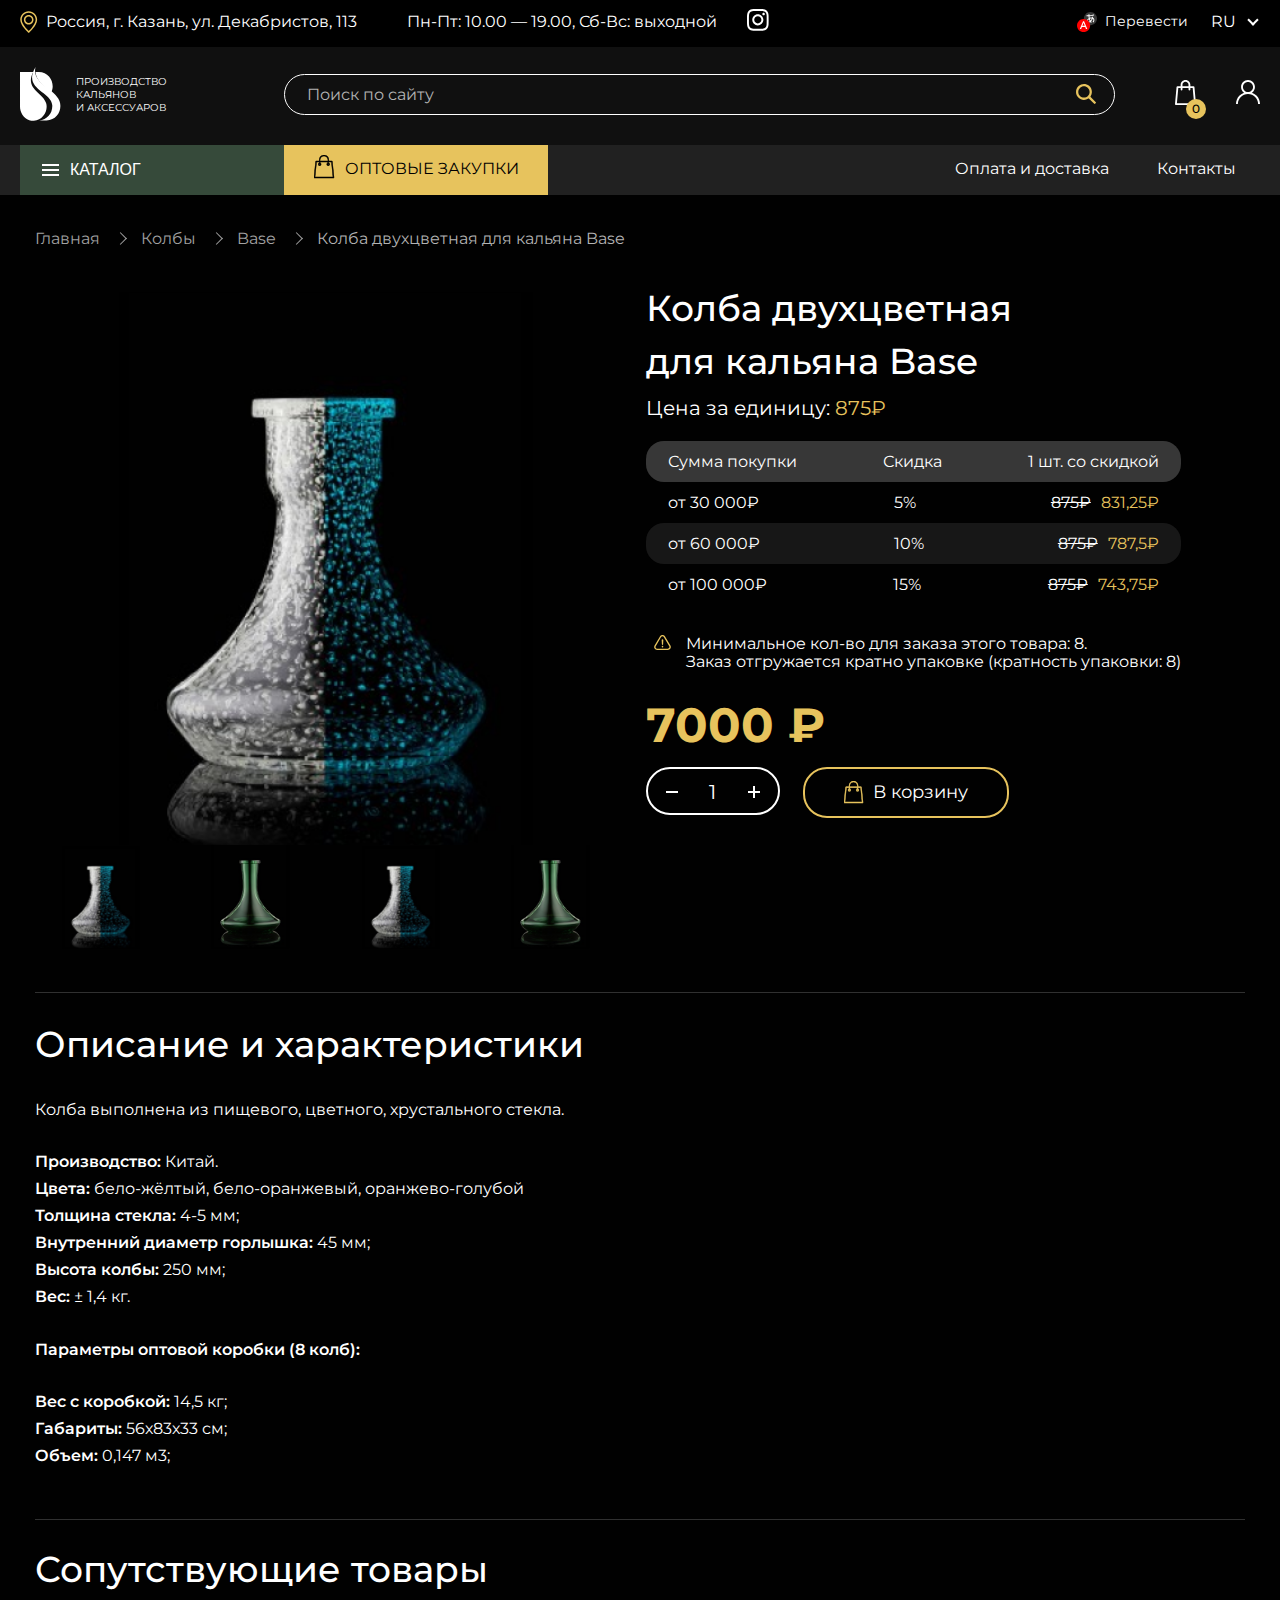
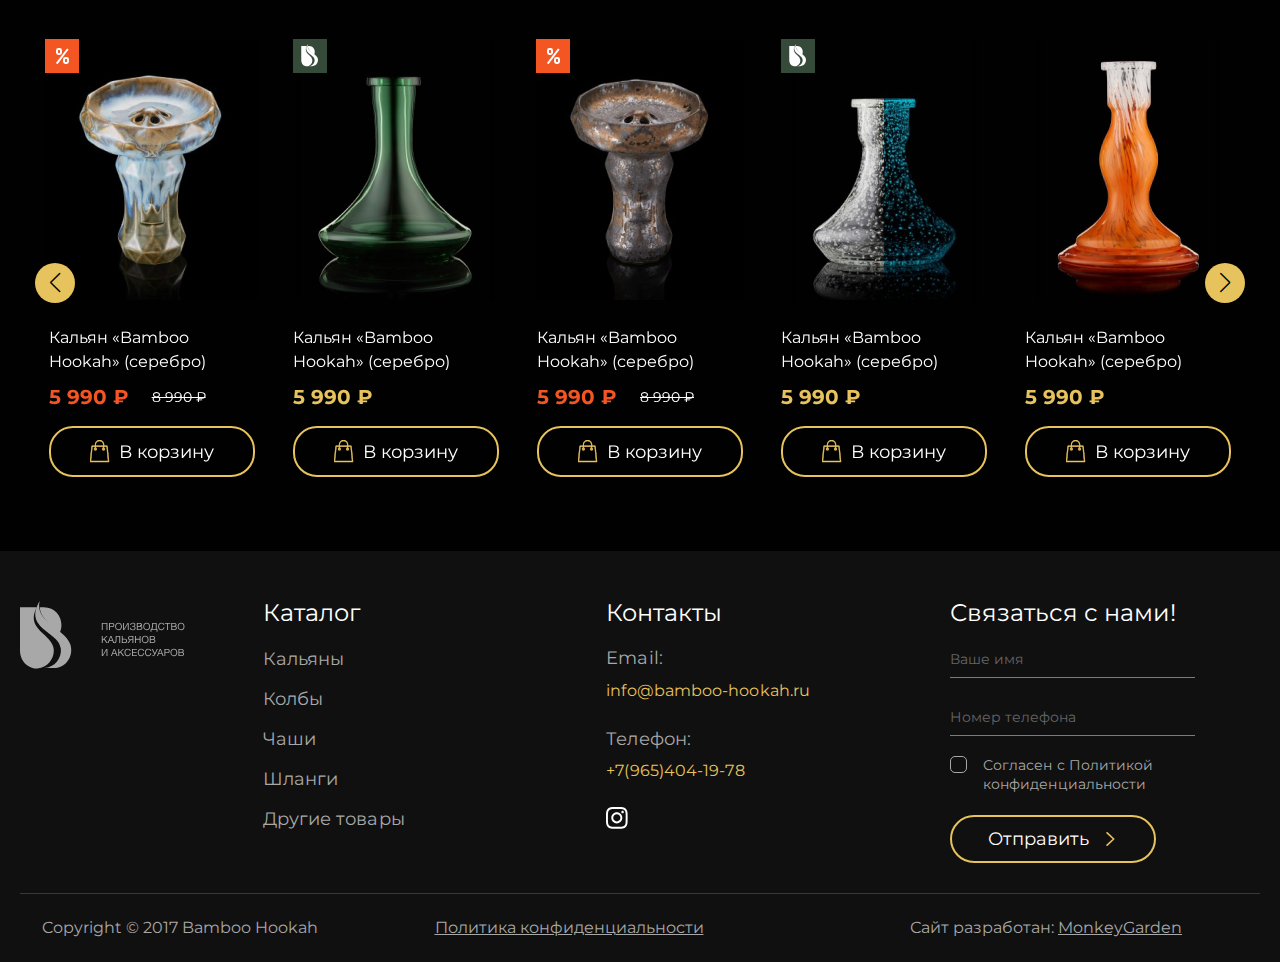
<file: article.html>
<!DOCTYPE html>
<html lang="ru">
	<head>
			<meta charset="UTF-8" />
			<title>Bamboo Hookah</title>
			<meta name="description" content="Bamboo Hookah">
			<meta name="keywords" content="Bamboo Hookah">
			<meta name="author" content="John Doe">
			<meta name="viewport" content="width=device-width, initial-scale=1.0, user-scalable=no" />
			<link rel="stylesheet" href="./styles/default.css" />
			<link rel="stylesheet" href="./styles/select2.min.css" />
			<link rel="stylesheet" href="https://unpkg.com/swiper/swiper-bundle.min.css" />
			<link rel="stylesheet" href="./styles/first-paint.css" />
			<link rel="stylesheet" href="./styles/styles.css" /> 
	</head>
	<body class="nome">
		<svg width="0" height="0" class="hidden">
  		<symbol xmlns="http://www.w3.org/2000/svg" fill="none" viewBox="0 0 21 24" id="button-cart">
    		<g fill="currentColor">
		      <path fill-rule="evenodd" d="M19.9929 22.4271 18.348 6.41594c-.0275-.25778-.2468-.45828-.4935-.45828h-3.0431v-.97385C14.8114 2.23412 12.673 0 10.0411 0 7.40926 0 5.27086 2.23412 5.27086 4.98381v.97385H2.14552c-.24673 0-.46606.2005-.49347.45828L.0071315 22.4271c-.0274153.1433.0274153.2865.1096615.401.082245.1146.219322.1719.356398.1719H19.5268c.1371 0 .2742-.0573.3564-.1719.0823-.1145.1371-.2577.1097-.401ZM14.5 9c.2812 0 .5.21875.5.5s-.2188.5-.5.5-.5-.21875-.5-.5.2188-.5.5-.5ZM10 1C7.7971 1 6 2.80233 6 5.01163V6h8v-.98837C14 2.80233 12.2029 1 10 1ZM5.5 9c.28125 0 .5.21875.5.5s-.21875.5-.5.5-.5-.21875-.5-.5.21875-.5.5-.5ZM2.53659 7 1 22h18L17.4634 7h-2.7988v.94646c.5488.20077.933.7457.933 1.37668 0 .80306-.6311 1.46276-1.3994 1.46276s-1.3994-.6597-1.3994-1.46276c0-.63098.3841-1.17591.9329-1.37668V7H6.15854v.94646c.54878.20077.93292.7457.93292 1.37668 0 .80306-.63109 1.46276-1.39939 1.46276-.76829 0-1.39939-.6597-1.39939-1.46276 0-.63098.38415-1.17591.93293-1.37668V7H2.53659Z" clip-rule="evenodd"></path>
		      <path d="m18.348 6.41594.2486-.02555-.0001-.00089-.2485.02644Zm1.6449 16.01116-.2487.0256.0011.0108.002.0107.2456-.0471ZM14.8114 5.95766h-.25v.25h.25v-.25Zm-9.54054 0v.25h.25v-.25h-.25Zm-3.61881.45828-.2486-.02644-.00009.00089.24869.02555ZM.0071315 22.4271l.2455415.0471.00204-.0107.00111-.0108-.2486915-.0256Zm.1096615.401-.2030897.1458.2030897-.1458ZM6 6h-.25v.25H6V6Zm8 0v.25h.25V6H14ZM1 22l-.248699-.0255-.028219.2755H1V22ZM2.53659 7v-.25h-.2257l-.023.22452L2.53659 7ZM19 22v.25h.2769l-.0282-.2755L19 22ZM17.4634 7l.2487-.02548-.023-.22452h-.2257V7Zm-2.7988 0v-.25h-.25V7h.25Zm0 .94646h-.25v.17475l.1641.06003.0859-.23478Zm-.9329 0 .0859.23478.1641-.06003v-.17475h-.25Zm0-.94646h.25v-.25h-.25V7ZM6.15854 7v-.25h-.25V7h.25Zm0 .94646h-.25v.17475l.1641.06003.0859-.23478Zm-.93293 0 .08589.23478.16411-.06003v-.17475h-.25Zm0-.94646h.25v-.25h-.25V7Zm12.87369-.55851 1.6449 16.01121.4974-.0511-1.645-16.01121-.4973.0511Zm-.2448-.23383c.1128 0 .2303.09794.2449.23472l.4971-.05288c-.0402-.37879-.3614-.68184-.742-.68184v.5Zm-3.0431 0h3.0431v-.5h-3.0431v.5Zm-.25-1.22385v.97385h.5v-.97385h-.5ZM10.0411.25c2.4836 0 4.5203 2.11176 4.5203 4.73381h.5c0-2.87733-2.2401-5.23381-5.0203-5.23381v.5ZM5.52086 4.98381C5.52086 2.36176 7.55753.25 10.0411.25v-.5c-2.78012 0-5.02024 2.35648-5.02024 5.23381h.5Zm0 .97385v-.97385h-.5v.97385h.5Zm-3.37534.25h3.12534v-.5H2.14552v.5Zm-.24487.23472c.01454-.13678.13203-.23472.24487-.23472v-.5c-.38063 0-.70179.30305-.74207.68184l.4972.05288ZM.255823 22.4527 1.90074 6.44149l-.49738-.0511L-.24156 22.4016l.497383.0511Zm.064059.2297c-.059929-.0835-.076963-.1573-.067209-.2082l-.491083-.0941c-.045077.2355.047551.4482.1521133.5938l.4061787-.2915Zm.153309.0676c-.071861 0-.126295-.03-.153309-.0676l-.4061787.2915c.1374778.1915.3571967.2761.5594877.2761v-.5Zm19.053609 0H.473191v.5H19.5268v-.5Zm.1533-.0676c-.027.0376-.0814.0676-.1533.0676v.5c.2023 0 .422-.0846.5595-.2761l-.4062-.2915Zm.0672-.2082c.0098.0509-.0073.1247-.0672.2082l.4062.2915c.1046-.1456.1972-.3583.1521-.5938l-.4911.0941ZM15.25 9.5c0-.41932-.3307-.75-.75-.75v.5c.1432 0 .25.10682.25.25h.5Zm-.75.75c.4193 0 .75-.33068.75-.75h-.5c0 .14318-.1068.25-.25.25v.5Zm-.75-.75c0 .41932.3307.75.75.75v-.5c-.1432 0-.25-.10682-.25-.25h-.5Zm.75-.75c-.4193 0-.75.33068-.75.75h.5c0-.14318.1068-.25.25-.25v-.5ZM6.25 5.01163C6.25 2.93971 7.93586 1.25 10 1.25v-.5c-2.34165 0-4.25 1.91494-4.25 4.26163h.5ZM6.25 6v-.98837h-.5V6h.5ZM14 5.75H6v.5h8v-.5Zm-.25-.73837V6h.5v-.98837h-.5ZM10 1.25c2.0641 0 3.75 1.68971 3.75 3.76163h.5C14.25 2.66494 12.3417.75 10 .75v.5ZM6.25 9.5c0-.41932-.33068-.75-.75-.75v.5c.14318 0 .25.10682.25.25h.5Zm-.75.75c.41932 0 .75-.33068.75-.75h-.5c0 .14318-.10682.25-.25.25v.5Zm-.75-.75c0 .41932.33068.75.75.75v-.5c-.14318 0-.25-.10682-.25-.25h-.5Zm.75-.75c-.41932 0-.75.33068-.75.75h.5c0-.14318.10682-.25.25-.25v-.5ZM1.2487 22.0255 2.78528 7.02548l-.49739-.05096L.751301 21.9745l.497399.051ZM19 21.75H1v.5h18v-.5ZM17.2147 7.02548l1.5366 15.00002.4974-.051-1.5366-14.99998-.4974.05096ZM14.6646 7.25h2.7988v-.5h-2.7988v.5Zm.25.69646V7h-.5v.94646h.5Zm.933 1.37668c0-.73217-.4463-1.37336-1.0971-1.61146l-.1718.46956c.4468.16344.7689.61211.7689 1.1419h.5Zm-1.6494 1.71276c.9166 0 1.6494-.7822 1.6494-1.71276h-.5c0 .67553-.5295 1.21276-1.1494 1.21276v.5Zm-1.6494-1.71276c0 .93056.7327 1.71276 1.6494 1.71276v-.5c-.6199 0-1.1494-.53723-1.1494-1.21276h-.5Zm1.097-1.61146c-.6508.2381-1.097.87929-1.097 1.61146h.5c0-.52979.3221-.97846.7688-1.1419l-.1718-.46956ZM13.4817 7v.94646h.5V7h-.5Zm-7.32316.25h7.57316v-.5H6.15854v.5Zm.25.69646V7h-.5v.94646h.5Zm.93292 1.37668c0-.73217-.44621-1.37336-1.09703-1.61146l-.17179.46956c.44674.16344.76882.61211.76882 1.1419h.5ZM5.69207 11.0359c.91668 0 1.64939-.7822 1.64939-1.71276h-.5c0 .67553-.52948 1.21276-1.14939 1.21276v.5ZM4.04268 9.32314c0 .93056.73272 1.71276 1.64939 1.71276v-.5c-.61991 0-1.14939-.53723-1.14939-1.21276h-.5Zm1.09704-1.61146c-.65083.2381-1.09704.87929-1.09704 1.61146h.5c0-.52979.32208-.97846.76882-1.1419l-.17178-.46956ZM4.97561 7v.94646h.5V7h-.5Zm-2.43902.25h2.68902v-.5H2.53659v.5Z"></path>
	    </g>
	  </symbol>
		<symbol fill="none" xmlns="http://www.w3.org/2000/svg" viewBox="0 0 9 17" id="arrow">
			<path d="M1 1L9 8.506L1 16" stroke="currentColor" stroke-width="2" stroke-linecap="round" stroke-linejoin="round"></path>
		</symbol>
	  <symbol fill="none" xmlns="http://www.w3.org/2000/svg" viewBox="0 0 11 7" id="arrow-down">
	    <path id="Stroke 1" d="M10.375 1L5.68375 6L1 1" stroke="currentColor" stroke-width="2" stroke-linecap="round" stroke-linejoin="round"></path>
	  </symbol>
	  <symbol fill="none" xmlns="http://www.w3.org/2000/svg" viewBox="0 0 16 16" id="remove">
	    <path d="m1.292 1.292 13.467 13.467M14.708 1.292 1.241 14.759" stroke="currentColor" stroke-linecap="square"></path>
	  </symbol>
	</svg>
		<header class="header">
			<div class="header-top desktop">
				<div class="container header-top-wrapper">
					<div class="header-info">
						<img class="marker" src="./assets/marker.svg" alt="Адрес">
						<p>Россия, г. Казань, ул. Декабристов, 113</p>
					</div>
					<div class="header-info">
						<p>Пн-Пт: 10.00 — 19.00, Сб-Вс: выходной</p>
					</div>
					<div class="header-info">
						<a href="">
							<svg xmlns="http://www.w3.org/2000/svg" width="22" height="22" fill="none">
								<path fill="#fff" d="M10.8135 1.95351c2.8885 0 3.2223.01457 4.369.05831 1.0596.04373 1.6256.21868 2.003.37904.508.2041.8709.43735 1.2483.81639.3774.37904.6096.7435.8128 1.25374.1452.37904.3194.96218.3774 2.01182.0581 1.1517.0581 1.487.0581 4.38809 0 2.9011-.0145 3.2364-.0581 4.3881-.0435 1.0642-.2177 1.6328-.3774 2.0118-.2032.5103-.4354.8747-.8128 1.2538-.3774.379-.7403.6123-1.2483.8164-.3774.1458-.9579.3207-2.003.379-1.1467.0583-1.4805.0583-4.369.0583-2.88841 0-3.22226-.0146-4.36893-.0583-1.05958-.0437-1.62566-.2187-2.00304-.379-.50802-.2041-.87089-.4374-1.24827-.8164-.37739-.3791-.60963-.7435-.81284-1.2538-.14514-.379-.31932-.9621-.37738-2.0118-.05806-1.1517-.05806-1.487-.05806-4.3881 0-2.90109.01452-3.23639.05806-4.38809.04355-1.06422.21772-1.63278.37738-2.01182.20321-.51024.43545-.8747.81284-1.25374.37738-.37904.74025-.61229 1.24827-.81639.37738-.14579.95797-.32073 2.00304-.37904 1.14667-.04374 1.48052-.05831 4.36893-.05831Zm0-1.95351C7.88154 0 7.50416.0145781 6.35748.0583133 5.21081.116627 4.42701.291568 3.7303.568558 3.01907.845547 2.40946 1.21001 1.81435 1.8223 1.21924 2.42002.841854 3.03231.566072 3.74665c-.261266.68519-.449959 1.487-.5080181 2.63869C-.0000053 7.53704 0 7.91607 0 10.8609c0 2.9449.0145095 3.3239.0580539 4.4756.0580591 1.1517.2322371 1.9389.5080181 2.6387.275782.7143.638658 1.3266 1.248278 1.9243.59511.5977 1.20472.9768 1.91595 1.2538.6822.2624 1.48051.4519 2.62718.5102 1.14668.0583 1.52406.0583 4.45602.0583 2.932 0 3.3094-.0146 4.4561-.0583 1.1466-.0583 1.9304-.2332 2.6272-.5102.7112-.277 1.3208-.6415 1.9159-1.2538.5951-.5977.9725-1.21 1.2483-1.9243.2613-.6852.4499-1.487.508-2.6387.0581-1.1517.0581-1.5307.0581-4.4756 0-2.94483-.0146-3.32386-.0581-4.47556-.0581-1.15169-.2322-1.93893-.508-2.63869-.2758-.71434-.6387-1.32663-1.2483-1.92435-.5951-.59771-1.2047-.976753-1.9159-1.253742-.6822-.262412-1.4806-.451931-2.6272-.5102447C14.1229.0145781 13.76 0 10.8135 0Z"/>
								<path fill="#fff" d="M10.8137 5.27734c-3.06262 0-5.54466 2.49291-5.54466 5.56896 0 3.076 2.48204 5.5689 5.54466 5.5689 3.0626 0 5.5447-2.4929 5.5447-5.5689 0-3.07605-2.4676-5.56896-5.5447-5.56896Zm0 9.19896c-1.98853 0-3.59968-1.6182-3.59968-3.6154 0-1.99727 1.61115-3.61547 3.59968-3.61547 1.9885 0 3.5997 1.6182 3.5997 3.61547 0 1.9972-1.6112 3.6154-3.5997 3.6154ZM16.5906 6.35619c.7135 0 1.2919-.5809 1.2919-1.29748s-.5784-1.29748-1.2919-1.29748c-.7134 0-1.2918.5809-1.2918 1.29748s.5784 1.29748 1.2918 1.29748Z"/>
							</svg>
						</a>
					</div>
					<div class="header-language">
						<div class="header-language-info">
							<img src="./assets/language.svg" alt="Перевести">
							<p>Перевести</p>
						</div>
						<select class="lang" name="lang-mobile">
							<option value="">Ru</option>
							<option value="">En</option>
						</select>
					</div>
				</div>
			</div>
			<div class="header-main">
				<div class="container header-main-wrapper">
					<a href="" class="logo">
						<img src="./assets/logo.svg" alt="ПРОИЗВОДСТВО КАЛЬЯНОВ И АКСЕССУАРОВ">
						<span>ПРОИЗВОДСТВО <br/> КАЛЬЯНОВ <br/> И АКСЕССУАРОВ</span>
					</a>
					<form action="" class="search-form">
						<!-- class="active" for input open search wrapper -->
						<input type="text" placeholder="Поиск по сайту">
						<div class="search-wrapper">
							<ul class="search-list">
								<li class="search-listitem">
									<a href="">
										<figure class="cart_item-image">
											<img src="./assets/hookah-1.png">
										</figure>
										<p class="cart_item-name">Колба «Bamboo Hookah»<br>«UFO» (серебро)</p>
										<span class="prices">
											<h5 class="product-price-new">5 990 ₽</h5>
											<strike class="product-price-old">8 990 ₽</strike>
										</span>
									</a>
								</li>
								<li class="search-listitem">
									<a href="">
										<figure class="cart_item-image">
											<img src="./assets/hookah-1.png">
										</figure>
										<p class="cart_item-name">Колба «Bamboo Hookah»<br>«UFO» (серебро)</p>
										<span class="prices">
											<h5 class="product-price-current">5 990 ₽</h5>
										</span>
									</a>
								</li>
								<li class="search-listitem">
									<a href="">
										<figure class="cart_item-image">
											<img src="./assets/hookah-1.png">
										</figure>
										<p class="cart_item-name">Колба «Bamboo Hookah»<br>«UFO» (серебро)</p>
										<span class="prices">
											<h5 class="product-price-new">5 990 ₽</h5>
											<strike class="product-price-old">8 990 ₽</strike>
										</span>
									</a>
								</li>
							</ul>
						</div>

						<button class="search-form-button">
							<svg xmlns="http://www.w3.org/2000/svg" width="24" height="24" fill="none">
								<mask id="a" width="20" height="20" x="2" y="2" maskUnits="userSpaceOnUse" style="mask-type:alpha">
									<path fill="#fff" fill-rule="evenodd" d="m21.8336 20.2158-5.1748-5.2131c-.1943-.1954-.2137-.4965-.0634-.7274 2.1217-3.2543 1.6268-7.72963-1.5034-10.40274-3.012-2.5714-7.59655-2.4834-10.51481.19542-3.3497 3.07483-3.43427 8.30852-.25257 11.49242 2.71312 2.7154 6.91248 3.0451 9.99648 1.0052.2314-.1532.5349-.1332.7303.0634l5.1634 5.2022c.2234.2246.5857.2252.8097.0012l.808-.8086c.2229-.2229.2234-.584.0011-.808ZM5.94061 13.9427c-2.20799-2.2097-2.20799-5.80505 0-8.01474 2.20798-2.20969 5.80049-2.21026 8.00849 0 2.208 2.20969 2.208 5.80504 0 8.01474-2.208 2.2097-5.80051 2.2097-8.00849 0Z" clip-rule="evenodd"/>
								</mask>
								<g mask="url(#a)">
									<path fill="#E7C35D" d="M0 0h24v24H0z"/>
								</g>
							</svg>	
						</button>
					</form>
					<ul class="user-controls">
						<li class="cart">
							<a href="">
								<img src="./assets/cart.svg" alt="">
								<span class="items">0</span>
							</a>
							<div class="cart_items-wrapper">
                <ul class="cart_list">
                  <li class="cart_list-item">
                  	<a href="">
											<figure class="cart_item-image">
												<img src="./assets/hookah-1.png">
											</figure>
											<p class="cart_item-name">Колба «Bamboo Hookah»<br>«UFO» (серебро)</p>
											<span class="prices">
												<h5 class="product-price-new">5 990 ₽</h5>
												<strike class="product-price-old">8 990 ₽</strike>
											</span>
										</a>
                    <button class="remove_list-item" title="Удалить из корзины">
                    	<svg class="icon">
											  <use xlink:href="#remove"></use>
											</svg>
                    </button>
                  </li>
                  <li class="cart_list-item">
                  	<a href="">
											<figure class="cart_item-image">
												<img src="./assets/hookah-1.png">
											</figure>
											<p class="cart_item-name">Колба «Bamboo Hookah»<br>«UFO» (серебро)</p>
											<span class="prices">
												<h5 class="product-price-current">5 990 ₽</h5>
											</span>
										</a>
                    <button class="remove_list-item"title="Удалить из корзины">
                    	<svg class="icon">
											  <use xlink:href="#remove"></use>
											</svg>
                    </button>
                  </li>
                  <li class="cart_list-item">
                  	<a href="">
											<figure class="cart_item-image">
												<img src="./assets/hookah-1.png">
											</figure>
											<p class="cart_item-name">Колба «Bamboo Hookah»<br>«UFO» (серебро)</p>
											<span class="prices">
												<h5 class="product-price-new">5 990 ₽</h5>
												<strike class="product-price-old">8 990 ₽</strike>
											</span>
										</a>
                    <button class="remove_list-item"title="Удалить из корзины">
                    	<svg class="icon">
											  <use xlink:href="#remove"></use>
											</svg>
                    </button>
                  </li>
                  <li class="cart_list-item">
                  	<a href="">
											<figure class="cart_item-image">
												<img src="./assets/hookah-1.png">
											</figure>
											<p class="cart_item-name">Колба «Bamboo Hookah»<br>«UFO» (серебро)</p>
											<span class="prices">
												<h5 class="product-price-current">5 990 ₽</h5>
											</span>
										</a>
                    <button class="remove_list-item" title="Удалить из корзины">
                    	<svg class="icon">
											  <use xlink:href="#remove"></use>
											</svg>
                    </button>
                  </li>
                  </li>
                </ul>
                <div class="cart-footer">
                  <div class="result">
                  	<p>Итого:</p>
                  	<h3>27 960 ₽</h3>
                  </div>
                	<a class="button go_to_cart" href="">Перейти в корзину</a>
                </div>
              </div>
						</li>
						<li>
							<a href="">
								<img src="./assets/user.svg" alt="">
							</a>
						</li>
					</div>
				</div>
			</div>
			<div class="header-navigation">
				<div class="container header-navigation-wrapper">
					<button id="menu" class="mobile-menu-button">
						<span class="burger"></span>
						МЕНЮ 
					</button>
					<div class="header-catalog">
						<button id="catalog" class="catalog-button">
							<span class="burger"></span>
							КАТАЛОГ 
						</button>
						<ul class="submenu">
							<li class="sticky">
								<button id="close-catalog" class="close-catalog-button">
									<span class="close"></span>
									ЗАКРЫТЬ КАТАЛОГ
								</button>
							</li>
							<li><a href="">Кальяны</a></li>
							<li><a href="">Колбы</a></li>
							<li><a href="">Мундштуки</a></li>
							<li><a href="">Аксессуары</a></li>
							<li><a href="">Чаши</a></li>
							<li><a href="">Сетки защитные</a></li>
							<li><a href="">Уголь</a></li>
							<li><a href="">Шланги</a></li>
							<li><a href="">Брендирование</a></li>
						</ul>
					</div>
					<nav class="header-menu">
						<button id="close-menu" class="close-mobile-menu-button sticky">
							<span class="close"></span>
							ЗАКРЫТЬ МЕНЮ 
						</button>
						<ul>
							<li class="header-yellow">
								<a href="">
									<svg xmlns="http://www.w3.org/2000/svg" width="21" height="24" fill="none">
										<g fill="currentColor">
											<path fill-rule="evenodd" d="M19.9929 22.4271 18.348 6.41594c-.0275-.25778-.2468-.45828-.4935-.45828h-3.0431v-.97385C14.8114 2.23412 12.673 0 10.0411 0 7.40926 0 5.27086 2.23412 5.27086 4.98381v.97385H2.14552c-.24673 0-.46606.2005-.49347.45828L.0071315 22.4271c-.0274153.1433.0274153.2865.1096615.401.082245.1146.219322.1719.356398.1719H19.5268c.1371 0 .2742-.0573.3564-.1719.0823-.1145.1371-.2577.1097-.401ZM14.5 9c.2812 0 .5.21875.5.5s-.2188.5-.5.5-.5-.21875-.5-.5.2188-.5.5-.5ZM10 1C7.7971 1 6 2.80233 6 5.01163V6h8v-.98837C14 2.80233 12.2029 1 10 1ZM5.5 9c.28125 0 .5.21875.5.5s-.21875.5-.5.5-.5-.21875-.5-.5.21875-.5.5-.5ZM2.53659 7 1 22h18L17.4634 7h-2.7988v.94646c.5488.20077.933.7457.933 1.37668 0 .80306-.6311 1.46276-1.3994 1.46276s-1.3994-.6597-1.3994-1.46276c0-.63098.3841-1.17591.9329-1.37668V7H6.15854v.94646c.54878.20077.93292.7457.93292 1.37668 0 .80306-.63109 1.46276-1.39939 1.46276-.76829 0-1.39939-.6597-1.39939-1.46276 0-.63098.38415-1.17591.93293-1.37668V7H2.53659Z" clip-rule="evenodd"/>
											<path d="m18.348 6.41594.2486-.02555-.0001-.00089-.2485.02644Zm1.6449 16.01116-.2487.0256.0011.0108.002.0107.2456-.0471ZM14.8114 5.95766h-.25v.25h.25v-.25Zm-9.54054 0v.25h.25v-.25h-.25Zm-3.61881.45828-.2486-.02644-.00009.00089.24869.02555ZM.0071315 22.4271l.2455415.0471.00204-.0107.00111-.0108-.2486915-.0256Zm.1096615.401-.2030897.1458.2030897-.1458ZM6 6h-.25v.25H6V6Zm8 0v.25h.25V6H14ZM1 22l-.248699-.0255-.028219.2755H1V22ZM2.53659 7v-.25h-.2257l-.023.22452L2.53659 7ZM19 22v.25h.2769l-.0282-.2755L19 22ZM17.4634 7l.2487-.02548-.023-.22452h-.2257V7Zm-2.7988 0v-.25h-.25V7h.25Zm0 .94646h-.25v.17475l.1641.06003.0859-.23478Zm-.9329 0 .0859.23478.1641-.06003v-.17475h-.25Zm0-.94646h.25v-.25h-.25V7ZM6.15854 7v-.25h-.25V7h.25Zm0 .94646h-.25v.17475l.1641.06003.0859-.23478Zm-.93293 0 .08589.23478.16411-.06003v-.17475h-.25Zm0-.94646h.25v-.25h-.25V7Zm12.87369-.55851 1.6449 16.01121.4974-.0511-1.645-16.01121-.4973.0511Zm-.2448-.23383c.1128 0 .2303.09794.2449.23472l.4971-.05288c-.0402-.37879-.3614-.68184-.742-.68184v.5Zm-3.0431 0h3.0431v-.5h-3.0431v.5Zm-.25-1.22385v.97385h.5v-.97385h-.5ZM10.0411.25c2.4836 0 4.5203 2.11176 4.5203 4.73381h.5c0-2.87733-2.2401-5.23381-5.0203-5.23381v.5ZM5.52086 4.98381C5.52086 2.36176 7.55753.25 10.0411.25v-.5c-2.78012 0-5.02024 2.35648-5.02024 5.23381h.5Zm0 .97385v-.97385h-.5v.97385h.5Zm-3.37534.25h3.12534v-.5H2.14552v.5Zm-.24487.23472c.01454-.13678.13203-.23472.24487-.23472v-.5c-.38063 0-.70179.30305-.74207.68184l.4972.05288ZM.255823 22.4527 1.90074 6.44149l-.49738-.0511L-.24156 22.4016l.497383.0511Zm.064059.2297c-.059929-.0835-.076963-.1573-.067209-.2082l-.491083-.0941c-.045077.2355.047551.4482.1521133.5938l.4061787-.2915Zm.153309.0676c-.071861 0-.126295-.03-.153309-.0676l-.4061787.2915c.1374778.1915.3571967.2761.5594877.2761v-.5Zm19.053609 0H.473191v.5H19.5268v-.5Zm.1533-.0676c-.027.0376-.0814.0676-.1533.0676v.5c.2023 0 .422-.0846.5595-.2761l-.4062-.2915Zm.0672-.2082c.0098.0509-.0073.1247-.0672.2082l.4062.2915c.1046-.1456.1972-.3583.1521-.5938l-.4911.0941ZM15.25 9.5c0-.41932-.3307-.75-.75-.75v.5c.1432 0 .25.10682.25.25h.5Zm-.75.75c.4193 0 .75-.33068.75-.75h-.5c0 .14318-.1068.25-.25.25v.5Zm-.75-.75c0 .41932.3307.75.75.75v-.5c-.1432 0-.25-.10682-.25-.25h-.5Zm.75-.75c-.4193 0-.75.33068-.75.75h.5c0-.14318.1068-.25.25-.25v-.5ZM6.25 5.01163C6.25 2.93971 7.93586 1.25 10 1.25v-.5c-2.34165 0-4.25 1.91494-4.25 4.26163h.5ZM6.25 6v-.98837h-.5V6h.5ZM14 5.75H6v.5h8v-.5Zm-.25-.73837V6h.5v-.98837h-.5ZM10 1.25c2.0641 0 3.75 1.68971 3.75 3.76163h.5C14.25 2.66494 12.3417.75 10 .75v.5ZM6.25 9.5c0-.41932-.33068-.75-.75-.75v.5c.14318 0 .25.10682.25.25h.5Zm-.75.75c.41932 0 .75-.33068.75-.75h-.5c0 .14318-.10682.25-.25.25v.5Zm-.75-.75c0 .41932.33068.75.75.75v-.5c-.14318 0-.25-.10682-.25-.25h-.5Zm.75-.75c-.41932 0-.75.33068-.75.75h.5c0-.14318.10682-.25.25-.25v-.5ZM1.2487 22.0255 2.78528 7.02548l-.49739-.05096L.751301 21.9745l.497399.051ZM19 21.75H1v.5h18v-.5ZM17.2147 7.02548l1.5366 15.00002.4974-.051-1.5366-14.99998-.4974.05096ZM14.6646 7.25h2.7988v-.5h-2.7988v.5Zm.25.69646V7h-.5v.94646h.5Zm.933 1.37668c0-.73217-.4463-1.37336-1.0971-1.61146l-.1718.46956c.4468.16344.7689.61211.7689 1.1419h.5Zm-1.6494 1.71276c.9166 0 1.6494-.7822 1.6494-1.71276h-.5c0 .67553-.5295 1.21276-1.1494 1.21276v.5Zm-1.6494-1.71276c0 .93056.7327 1.71276 1.6494 1.71276v-.5c-.6199 0-1.1494-.53723-1.1494-1.21276h-.5Zm1.097-1.61146c-.6508.2381-1.097.87929-1.097 1.61146h.5c0-.52979.3221-.97846.7688-1.1419l-.1718-.46956ZM13.4817 7v.94646h.5V7h-.5Zm-7.32316.25h7.57316v-.5H6.15854v.5Zm.25.69646V7h-.5v.94646h.5Zm.93292 1.37668c0-.73217-.44621-1.37336-1.09703-1.61146l-.17179.46956c.44674.16344.76882.61211.76882 1.1419h.5ZM5.69207 11.0359c.91668 0 1.64939-.7822 1.64939-1.71276h-.5c0 .67553-.52948 1.21276-1.14939 1.21276v.5ZM4.04268 9.32314c0 .93056.73272 1.71276 1.64939 1.71276v-.5c-.61991 0-1.14939-.53723-1.14939-1.21276h-.5Zm1.09704-1.61146c-.65083.2381-1.09704.87929-1.09704 1.61146h.5c0-.52979.32208-.97846.76882-1.1419l-.17178-.46956ZM4.97561 7v.94646h.5V7h-.5Zm-2.43902.25h2.68902v-.5H2.53659v.5Z"/>
										</g>
									</svg>
									ОПТОВЫЕ ЗАКУПКИ
								</a>
							</li>
							<li>
								<a href="">Оплата и доставка</a>
							</li>
							<li>
								<a href="">Контакты</a>
							</li>
							<li class="header-top mobile">
								<div class="header-top-wrapper">
									<div class="header-info">
										<p>Россия, г. Казань, ул. Декабристов, 113</p>
									</div>
									<div class="header-info">
										<p>Пн-Пт: 10.00 — 19.00, Сб-Вс: выходной</p>
									</div>
									<div class="header-info">
										<div class="header-language">
											<div class="header-language-info">
												<img src="./assets/language.svg" alt="Перевести">
												<p>Перевести</p>
											</div>
											<select class="lang" name="lang-mobile">
												<option value="">Ru</option>
												<option value="">En</option>
											</select>
										</div>
										<a class="instagram" href="">
											<svg xmlns="http://www.w3.org/2000/svg" width="22" height="22" fill="none">
												<path fill="#fff" d="M10.8135 1.95351c2.8885 0 3.2223.01457 4.369.05831 1.0596.04373 1.6256.21868 2.003.37904.508.2041.8709.43735 1.2483.81639.3774.37904.6096.7435.8128 1.25374.1452.37904.3194.96218.3774 2.01182.0581 1.1517.0581 1.487.0581 4.38809 0 2.9011-.0145 3.2364-.0581 4.3881-.0435 1.0642-.2177 1.6328-.3774 2.0118-.2032.5103-.4354.8747-.8128 1.2538-.3774.379-.7403.6123-1.2483.8164-.3774.1458-.9579.3207-2.003.379-1.1467.0583-1.4805.0583-4.369.0583-2.88841 0-3.22226-.0146-4.36893-.0583-1.05958-.0437-1.62566-.2187-2.00304-.379-.50802-.2041-.87089-.4374-1.24827-.8164-.37739-.3791-.60963-.7435-.81284-1.2538-.14514-.379-.31932-.9621-.37738-2.0118-.05806-1.1517-.05806-1.487-.05806-4.3881 0-2.90109.01452-3.23639.05806-4.38809.04355-1.06422.21772-1.63278.37738-2.01182.20321-.51024.43545-.8747.81284-1.25374.37738-.37904.74025-.61229 1.24827-.81639.37738-.14579.95797-.32073 2.00304-.37904 1.14667-.04374 1.48052-.05831 4.36893-.05831Zm0-1.95351C7.88154 0 7.50416.0145781 6.35748.0583133 5.21081.116627 4.42701.291568 3.7303.568558 3.01907.845547 2.40946 1.21001 1.81435 1.8223 1.21924 2.42002.841854 3.03231.566072 3.74665c-.261266.68519-.449959 1.487-.5080181 2.63869C-.0000053 7.53704 0 7.91607 0 10.8609c0 2.9449.0145095 3.3239.0580539 4.4756.0580591 1.1517.2322371 1.9389.5080181 2.6387.275782.7143.638658 1.3266 1.248278 1.9243.59511.5977 1.20472.9768 1.91595 1.2538.6822.2624 1.48051.4519 2.62718.5102 1.14668.0583 1.52406.0583 4.45602.0583 2.932 0 3.3094-.0146 4.4561-.0583 1.1466-.0583 1.9304-.2332 2.6272-.5102.7112-.277 1.3208-.6415 1.9159-1.2538.5951-.5977.9725-1.21 1.2483-1.9243.2613-.6852.4499-1.487.508-2.6387.0581-1.1517.0581-1.5307.0581-4.4756 0-2.94483-.0146-3.32386-.0581-4.47556-.0581-1.15169-.2322-1.93893-.508-2.63869-.2758-.71434-.6387-1.32663-1.2483-1.92435-.5951-.59771-1.2047-.976753-1.9159-1.253742-.6822-.262412-1.4806-.451931-2.6272-.5102447C14.1229.0145781 13.76 0 10.8135 0Z"/>
												<path fill="#fff" d="M10.8137 5.27734c-3.06262 0-5.54466 2.49291-5.54466 5.56896 0 3.076 2.48204 5.5689 5.54466 5.5689 3.0626 0 5.5447-2.4929 5.5447-5.5689 0-3.07605-2.4676-5.56896-5.5447-5.56896Zm0 9.19896c-1.98853 0-3.59968-1.6182-3.59968-3.6154 0-1.99727 1.61115-3.61547 3.59968-3.61547 1.9885 0 3.5997 1.6182 3.5997 3.61547 0 1.9972-1.6112 3.6154-3.5997 3.6154ZM16.5906 6.35619c.7135 0 1.2919-.5809 1.2919-1.29748s-.5784-1.29748-1.2919-1.29748c-.7134 0-1.2918.5809-1.2918 1.29748s.5784 1.29748 1.2918 1.29748Z"/>
											</svg>
										</a>
									</div>
									
								</div>
							</div>
						</ul>
					</div>
				</div>
			</div>
		</header>

		<main class="home-main">
			<div class="article-wrapper">
				<div class="container article">
					<div class="breadcrumbs">
						<ul class="breadcrumbs-list">
							<li class="breadcrumbs-item">
								<a href="">Главная</a>
							</li>
							<li class="breadcrumbs-item">
								<a href="">Колбы</a>
							</li>
							<li class="breadcrumbs-item">
								<a href="">Base</a>
							</li>
							<li class="breadcrumbs-item">
								<p>Колба двухцветная для кальяна Base</p>
							</li>
						</ul>
					</div>
					<div class="article-block">
						<div class="article-top">
							<div class="article-controls">
								<div class="big-article">
									<div class="swiper-wrapper">
										<div class="slide swiper-slide">
											<img src="./assets/article.png" alt="">
										</div>
										<div class="slide swiper-slide">
											<img src="./assets/new2.png" alt="">
										</div>
										<div class="slide swiper-slide">
											<img src="./assets/article.png" alt="">
										</div>
										<div class="slide swiper-slide">
											<img src="./assets/new2.png" alt="">
										</div>
									</div>
								</div>
								<div class="small-article">
									<div class="swiper-wrapper">
										<div class="slide swiper-slide">
											<img src="./assets/article.png" alt="">
										</div>
										<div class="slide swiper-slide">
											<img src="./assets/new2.png" alt="">
										</div>
										<div class="slide swiper-slide">
											<img src="./assets/article.png" alt="">
										</div>
										<div class="slide swiper-slide">
											<img src="./assets/new2.png" alt="">
										</div>
									</div>
									<div class="swiper-button-prev article-prev"></div>
									<div class="swiper-button-next article-next"></div>
								</div>
							</div>
							<div class="article-info">
								<h2 class="article-name">
									Колба двухцветная <br/> для кальяна Base
								</h2>
								<p class="article-price-for-one">Цена за единицу: <span>875₽</span></p>
								<div class="pricing-table">
									<div class="pricing-table-row">
										<div><p>Сумма покупки</p></div>
										<div><p>Скидка</p></div>
										<div><p>1 шт. со скидкой</p></div>
									</div>
									<div class="pricing-table-row">
										<div><p>от 30 000₽</p></div>
										<div><p>5%</p></div>
										<div><strike>875₽</strike><p>831,25₽</p></div>
									</div>
									<div class="pricing-table-row">
										<div><p>от 60 000₽</p></div>
										<div><p>10%</p></div>
										<div><strike>875₽</strike><p>787,5₽</p></div>
									</div>
									<div class="pricing-table-row">
										<div><p>от 100 000₽</p></div>
										<div><p>15%</p></div>
										<div><strike>875₽</strike><p>743,75₽</p></div>
									</div>
								</div>
								<p class="article-warning">Минимальное кол-во для заказа этого товара: 8. <br/> Заказ отгружается кратно упаковке (кратность упаковки: 8)</p>
								<p class="article-price">7000 ₽</p>
								<div class="article-settings">
									<div class="count-cart">
	                  <button class="minus-cart"></button>
	                  <input class="count" type="text" value="1">
	                  <button class="plus-cart"></button>
	                </div>
	                <a href="" class="button button-cart">
										<svg class="icon">
										  <use xlink:href="#button-cart"></use>
										</svg>
										В корзину
									</a>
								</div>
							</div>
						</div>
						<div class="article-more">
							<h2 class="article-more-title">Описание и характеристики</h2>
							<p class="article-description">
								Колба выполнена из пищевого, цветного, хрустального стекла.
							</p>
							<div class="article-more-block">
								<p><span>Производство:</span> Китай.</p>
								<p><span>Цвета:</span> бело-жёлтый, бело-оранжевый, оранжево-голубой</p>
								<p><span>Толщина стекла:</span> 4-5 мм;</p>
								<p><span>Внутренний диаметр горлышка:</span> 45 мм;</p>
								<p><span>Высота колбы:</span> 250 мм;</p>
								<p><span>Вес:</span> ± 1,4 кг.</p>
							</div>
							<div class="article-more-block">
								<p><span>Параметры оптовой коробки (8 колб):</span></p>
							</div>
							<div class="article-more-block">
								<p><span>Вес с коробкой:</span> 14,5 кг;</p>
								<p><span>Габариты:</span> 56х83х33 см;</p>
								<p><span>Объем:</span> 0,147 м3;</p>
							</div>
						</div>
					</div>
				</div>
			</div>

			<div class="block-slider">
				<div class="container block-slider-wrapper">
					<h2 class="block-slider-title">Сопутствующие товары</h2>
					<div class="products-slider no-border">
						<div class="swiper-wrapper">

							<div class="product swiper-slide discount">
								<a href="" class="product-link">
									<div class="product-image">
										<img src="./assets/new1.png" alt="">
									</div>
									<div class="product-info">
										<h6 class="product-title">Кальян «Bamboo Hookah» (серебро)</h6>
										<div class="product-price">
											<h5 class="product-price-new">5 990 ₽</h5>
											<strike class="product-price-old">8 990 ₽</strike>
										</div>
									</div>
								</a>
								<a href="" class="button">
									<svg class="icon">
									  <use xlink:href="#button-cart"></use>
									</svg>
									В корзину
								</a>
							</div>
							<div class="product swiper-slide bamboo">
								<a href="" class="product-link">
									<div class="product-image">
										<img src="./assets/new2.png" alt="">
									</div>
									<div class="product-info">
										<h6 class="product-title">Кальян «Bamboo Hookah» (серебро)</h6>
										<div class="product-price">
											<h5 class="product-price-current">5 990 ₽</h5>
										</div>
									</div>
								</a>
								<a href="" class="button">
									<svg class="icon">
									  <use xlink:href="#button-cart"></use>
									</svg>
									В корзину
								</a>
							</div>
							<div class="product swiper-slide discount">
								<a href="" class="product-link">
									<div class="product-image">
										<img src="./assets/new3.png" alt="">
									</div>
									<div class="product-info">
										<h6 class="product-title">Кальян «Bamboo Hookah» (серебро)</h6>
										<div class="product-price">
											<h5 class="product-price-new">5 990 ₽</h5>
											<strike class="product-price-old">8 990 ₽</strike>
										</div>
									</div>
								</a>
								<a href="" class="button">
									<svg class="icon">
									  <use xlink:href="#button-cart"></use>
									</svg>
									В корзину
								</a>
							</div>
							<div class="product swiper-slide bamboo">
								<a href="" class="product-link">
									<div class="product-image">
										<img src="./assets/new4.png" alt="">
									</div>
									<div class="product-info">
										<h6 class="product-title">Кальян «Bamboo Hookah» (серебро)</h6>
										<div class="product-price">
											<h5 class="product-price-current">5 990 ₽</h5>
										</div>
									</div>
								</a>
								<a href="" class="button">
									<svg class="icon">
									  <use xlink:href="#button-cart"></use>
									</svg>
									В корзину
								</a>
							</div>
							<div class="product swiper-slide">
								<a href="" class="product-link">
									<div class="product-image">
										<img src="./assets/new5.png" alt="">
									</div>
									<div class="product-info">
										<h6 class="product-title">Кальян «Bamboo Hookah» (серебро)</h6>
										<div class="product-price">
											<h5 class="product-price-current">5 990 ₽</h5>
										</div>
									</div>
								</a>
								<a href="" class="button">
									<svg class="icon">
									  <use xlink:href="#button-cart"></use>
									</svg>
									В корзину
								</a>
							</div>
							
						</div>
						<div class="swiper-button-prev product-prev"></div>
						<div class="product-pagination"></div>
						<div class="swiper-button-next product-next"></div>
					</div>
				</div>
			</div>
		</main>

		<footer class="footer">
			<div class="container">
				<div class="footer-top">
					<a href="" class="footer-logo">
						<img src="./assets/footer-logo.svg" alt="">
					</a>
					<div class="footer-catalog">
						<h3 class="footer-title">Каталог</h3>
						<ul class="footer-menu">
							<li><a href="">Кальяны</a></li>
							<li><a href="">Колбы</a></li>
							<li><a href="">Чаши</a></li>
							<li><a href="">Шланги</a></li>
							<li><a href="">Другие товары</a></li>
						</ul>
					</div>
					<div class="footer-contacts">
						<h3 class="footer-title">Контакты</h3>
						<div class="contact-block">
							<p>Email:</p>
							<a href="mailto:info@bamboo-hookah.ru">info@bamboo-hookah.ru</a>
						</div>
						<div class="contact-block">
							<p>Телефон:</p>
							<a href="tel:+79654041978">+7(965)404-19-78</a>
						</div>
						<div class="contact-block">
							<a href="">
								<svg xmlns="http://www.w3.org/2000/svg" width="22" height="22" fill="none">
								<path fill="#fff" d="M10.8135 1.95351c2.8885 0 3.2223.01457 4.369.05831 1.0596.04373 1.6256.21868 2.003.37904.508.2041.8709.43735 1.2483.81639.3774.37904.6096.7435.8128 1.25374.1452.37904.3194.96218.3774 2.01182.0581 1.1517.0581 1.487.0581 4.38809 0 2.9011-.0145 3.2364-.0581 4.3881-.0435 1.0642-.2177 1.6328-.3774 2.0118-.2032.5103-.4354.8747-.8128 1.2538-.3774.379-.7403.6123-1.2483.8164-.3774.1458-.9579.3207-2.003.379-1.1467.0583-1.4805.0583-4.369.0583-2.88841 0-3.22226-.0146-4.36893-.0583-1.05958-.0437-1.62566-.2187-2.00304-.379-.50802-.2041-.87089-.4374-1.24827-.8164-.37739-.3791-.60963-.7435-.81284-1.2538-.14514-.379-.31932-.9621-.37738-2.0118-.05806-1.1517-.05806-1.487-.05806-4.3881 0-2.90109.01452-3.23639.05806-4.38809.04355-1.06422.21772-1.63278.37738-2.01182.20321-.51024.43545-.8747.81284-1.25374.37738-.37904.74025-.61229 1.24827-.81639.37738-.14579.95797-.32073 2.00304-.37904 1.14667-.04374 1.48052-.05831 4.36893-.05831Zm0-1.95351C7.88154 0 7.50416.0145781 6.35748.0583133 5.21081.116627 4.42701.291568 3.7303.568558 3.01907.845547 2.40946 1.21001 1.81435 1.8223 1.21924 2.42002.841854 3.03231.566072 3.74665c-.261266.68519-.449959 1.487-.5080181 2.63869C-.0000053 7.53704 0 7.91607 0 10.8609c0 2.9449.0145095 3.3239.0580539 4.4756.0580591 1.1517.2322371 1.9389.5080181 2.6387.275782.7143.638658 1.3266 1.248278 1.9243.59511.5977 1.20472.9768 1.91595 1.2538.6822.2624 1.48051.4519 2.62718.5102 1.14668.0583 1.52406.0583 4.45602.0583 2.932 0 3.3094-.0146 4.4561-.0583 1.1466-.0583 1.9304-.2332 2.6272-.5102.7112-.277 1.3208-.6415 1.9159-1.2538.5951-.5977.9725-1.21 1.2483-1.9243.2613-.6852.4499-1.487.508-2.6387.0581-1.1517.0581-1.5307.0581-4.4756 0-2.94483-.0146-3.32386-.0581-4.47556-.0581-1.15169-.2322-1.93893-.508-2.63869-.2758-.71434-.6387-1.32663-1.2483-1.92435-.5951-.59771-1.2047-.976753-1.9159-1.253742-.6822-.262412-1.4806-.451931-2.6272-.5102447C14.1229.0145781 13.76 0 10.8135 0Z"/>
								<path fill="#fff" d="M10.8137 5.27734c-3.06262 0-5.54466 2.49291-5.54466 5.56896 0 3.076 2.48204 5.5689 5.54466 5.5689 3.0626 0 5.5447-2.4929 5.5447-5.5689 0-3.07605-2.4676-5.56896-5.5447-5.56896Zm0 9.19896c-1.98853 0-3.59968-1.6182-3.59968-3.6154 0-1.99727 1.61115-3.61547 3.59968-3.61547 1.9885 0 3.5997 1.6182 3.5997 3.61547 0 1.9972-1.6112 3.6154-3.5997 3.6154ZM16.5906 6.35619c.7135 0 1.2919-.5809 1.2919-1.29748s-.5784-1.29748-1.2919-1.29748c-.7134 0-1.2918.5809-1.2918 1.29748s.5784 1.29748 1.2918 1.29748Z"/>
							</svg>
							</a>
						</div>
					</div>
					<div class="footer-form">
						<h3 class="footer-title">Связаться с нами!</h3>
						<form action="">
							<div>
								<input type="text" name="name" placeholder="Ваше имя">
							</div>
							<div>
								<input type="phone" name="phone" placeholder="Номер телефона" required>
							</div>
							<div class="label-block">
								<input type="checkbox" id="privacy" name="privacy" required>
								<label for="privacy"> 
									<p>Согласен с Политикой конфиденциальности</p>
								</label>
							</div>
							<div>
								<button class="button" type="submit">
									Отправить
									<svg width="8" height="15" class="icon">
									  <use xlink:href="#arrow"></use>
									</svg>
								</button>
							</div>
						</form>
					</div>
				</div>
				<div class="copyright">
					<p class="copyright-text">Copyright © 2017 Bamboo Hookah</p>
					<a href="" class="copyright-link">Политика конфиденциальности</a>
					<p class="copyright-text develop">Сайт разработан: <a href="">MonkeyGarden</a></p>
				</div>
			</div>
		</footer>

		<script src="./scripts/ts-select2.min.js"></script>
		<script src="https://unpkg.com/swiper/swiper-bundle.min.js"></script>
		<script src="./scripts/index.js"></script>

	</body>
</html>
</file>
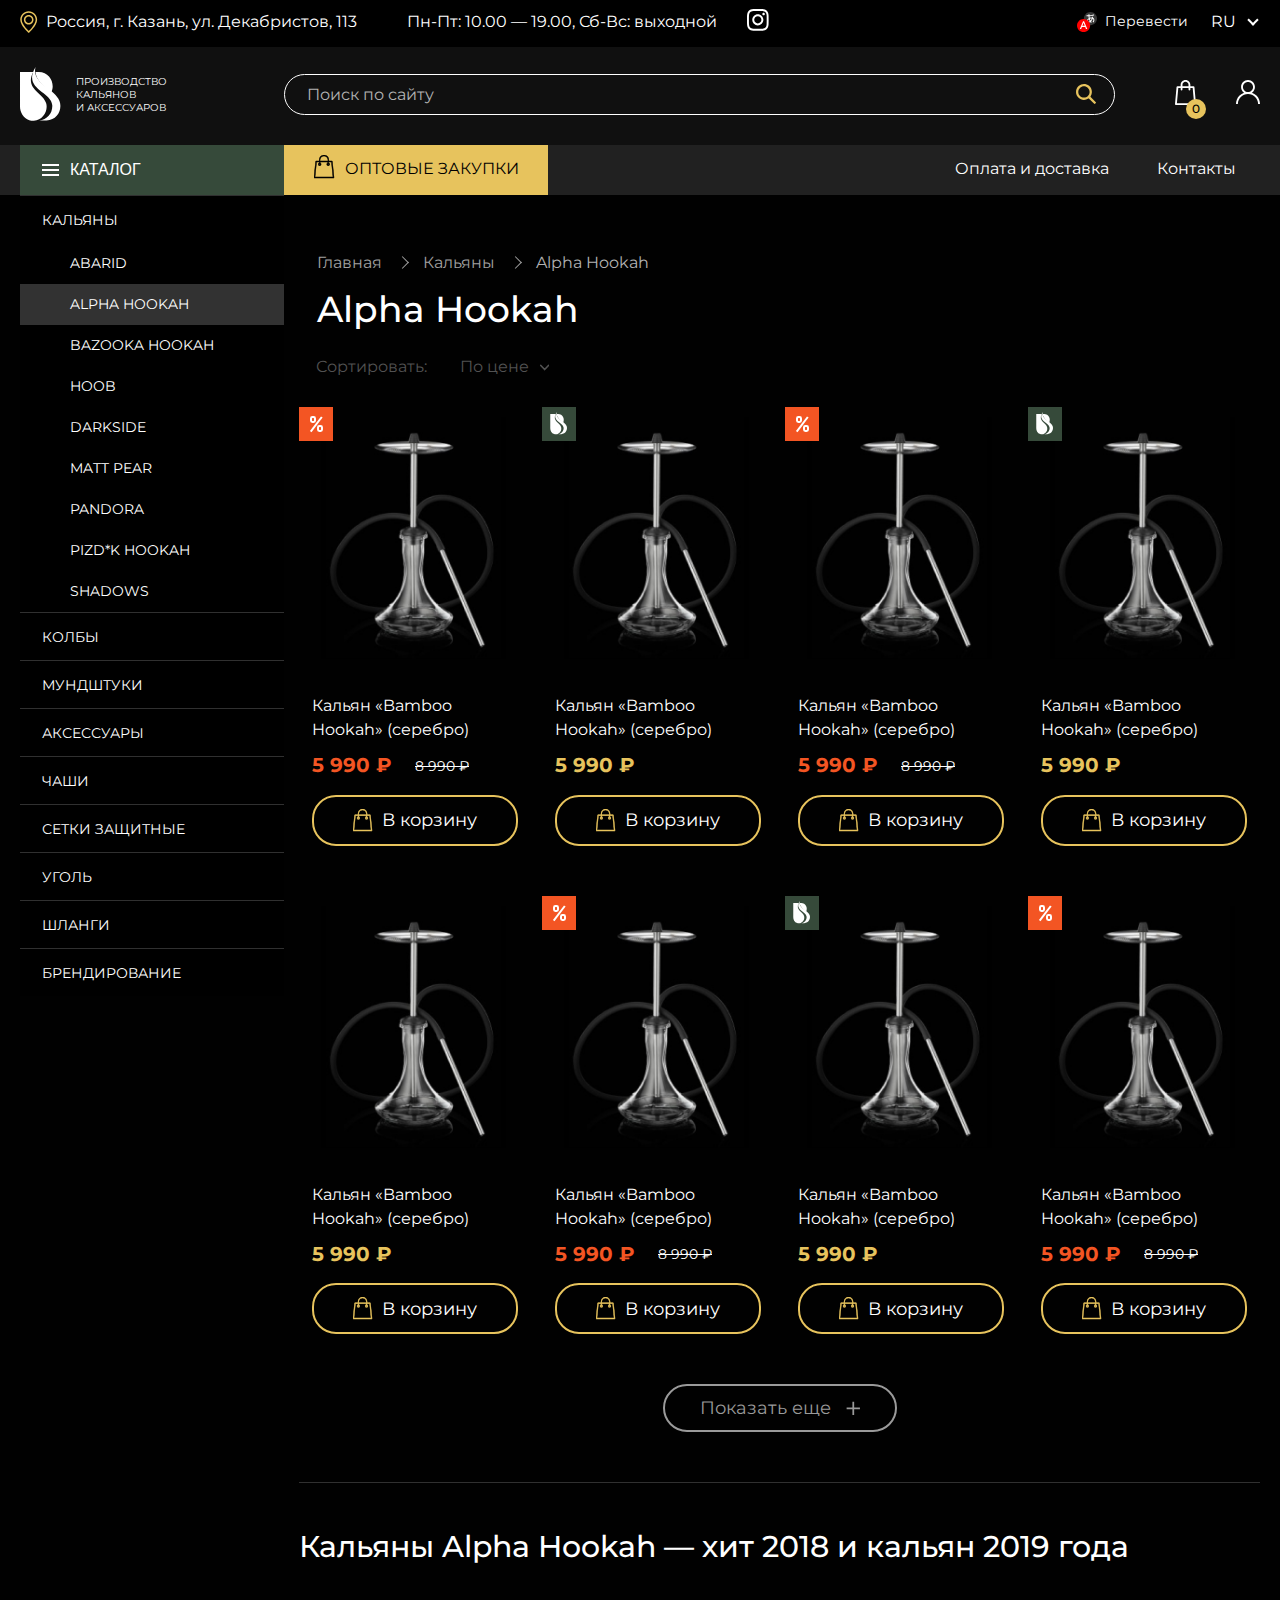
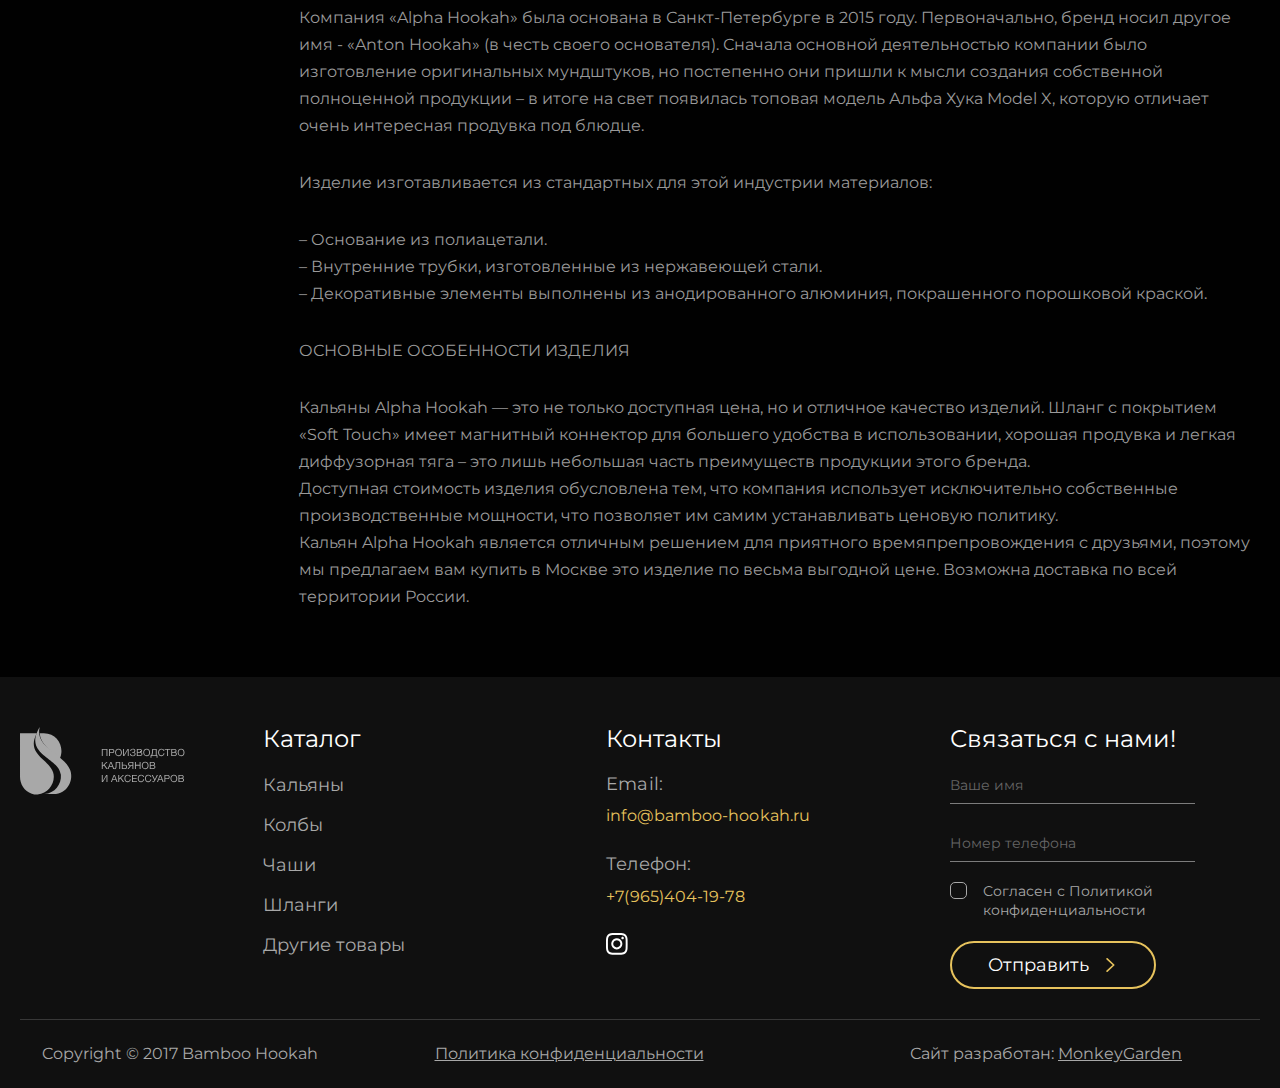
<file: brand.html>
<!DOCTYPE html>
<html lang="ru">
	<head>
			<meta charset="UTF-8" />
			<title>Bamboo Hookah</title>
			<meta name="description" content="Bamboo Hookah">
			<meta name="keywords" content="Bamboo Hookah">
			<meta name="author" content="John Doe">
			<meta name="viewport" content="width=device-width, initial-scale=1.0, user-scalable=no" />
			<link rel="stylesheet" href="./styles/default.css" />
			<link rel="stylesheet" href="./styles/select2.min.css" />
			<link rel="stylesheet" href="https://unpkg.com/swiper/swiper-bundle.min.css" />
			<link rel="stylesheet" href="./styles/first-paint.css" />
			<link rel="stylesheet" href="./styles/styles.css" /> 
	</head>
	<body class="nome">
		<svg width="0" height="0" class="hidden">
  		<symbol xmlns="http://www.w3.org/2000/svg" fill="none" viewBox="0 0 21 24" id="button-cart">
    		<g fill="currentColor">
		      <path fill-rule="evenodd" d="M19.9929 22.4271 18.348 6.41594c-.0275-.25778-.2468-.45828-.4935-.45828h-3.0431v-.97385C14.8114 2.23412 12.673 0 10.0411 0 7.40926 0 5.27086 2.23412 5.27086 4.98381v.97385H2.14552c-.24673 0-.46606.2005-.49347.45828L.0071315 22.4271c-.0274153.1433.0274153.2865.1096615.401.082245.1146.219322.1719.356398.1719H19.5268c.1371 0 .2742-.0573.3564-.1719.0823-.1145.1371-.2577.1097-.401ZM14.5 9c.2812 0 .5.21875.5.5s-.2188.5-.5.5-.5-.21875-.5-.5.2188-.5.5-.5ZM10 1C7.7971 1 6 2.80233 6 5.01163V6h8v-.98837C14 2.80233 12.2029 1 10 1ZM5.5 9c.28125 0 .5.21875.5.5s-.21875.5-.5.5-.5-.21875-.5-.5.21875-.5.5-.5ZM2.53659 7 1 22h18L17.4634 7h-2.7988v.94646c.5488.20077.933.7457.933 1.37668 0 .80306-.6311 1.46276-1.3994 1.46276s-1.3994-.6597-1.3994-1.46276c0-.63098.3841-1.17591.9329-1.37668V7H6.15854v.94646c.54878.20077.93292.7457.93292 1.37668 0 .80306-.63109 1.46276-1.39939 1.46276-.76829 0-1.39939-.6597-1.39939-1.46276 0-.63098.38415-1.17591.93293-1.37668V7H2.53659Z" clip-rule="evenodd"></path>
		      <path d="m18.348 6.41594.2486-.02555-.0001-.00089-.2485.02644Zm1.6449 16.01116-.2487.0256.0011.0108.002.0107.2456-.0471ZM14.8114 5.95766h-.25v.25h.25v-.25Zm-9.54054 0v.25h.25v-.25h-.25Zm-3.61881.45828-.2486-.02644-.00009.00089.24869.02555ZM.0071315 22.4271l.2455415.0471.00204-.0107.00111-.0108-.2486915-.0256Zm.1096615.401-.2030897.1458.2030897-.1458ZM6 6h-.25v.25H6V6Zm8 0v.25h.25V6H14ZM1 22l-.248699-.0255-.028219.2755H1V22ZM2.53659 7v-.25h-.2257l-.023.22452L2.53659 7ZM19 22v.25h.2769l-.0282-.2755L19 22ZM17.4634 7l.2487-.02548-.023-.22452h-.2257V7Zm-2.7988 0v-.25h-.25V7h.25Zm0 .94646h-.25v.17475l.1641.06003.0859-.23478Zm-.9329 0 .0859.23478.1641-.06003v-.17475h-.25Zm0-.94646h.25v-.25h-.25V7ZM6.15854 7v-.25h-.25V7h.25Zm0 .94646h-.25v.17475l.1641.06003.0859-.23478Zm-.93293 0 .08589.23478.16411-.06003v-.17475h-.25Zm0-.94646h.25v-.25h-.25V7Zm12.87369-.55851 1.6449 16.01121.4974-.0511-1.645-16.01121-.4973.0511Zm-.2448-.23383c.1128 0 .2303.09794.2449.23472l.4971-.05288c-.0402-.37879-.3614-.68184-.742-.68184v.5Zm-3.0431 0h3.0431v-.5h-3.0431v.5Zm-.25-1.22385v.97385h.5v-.97385h-.5ZM10.0411.25c2.4836 0 4.5203 2.11176 4.5203 4.73381h.5c0-2.87733-2.2401-5.23381-5.0203-5.23381v.5ZM5.52086 4.98381C5.52086 2.36176 7.55753.25 10.0411.25v-.5c-2.78012 0-5.02024 2.35648-5.02024 5.23381h.5Zm0 .97385v-.97385h-.5v.97385h.5Zm-3.37534.25h3.12534v-.5H2.14552v.5Zm-.24487.23472c.01454-.13678.13203-.23472.24487-.23472v-.5c-.38063 0-.70179.30305-.74207.68184l.4972.05288ZM.255823 22.4527 1.90074 6.44149l-.49738-.0511L-.24156 22.4016l.497383.0511Zm.064059.2297c-.059929-.0835-.076963-.1573-.067209-.2082l-.491083-.0941c-.045077.2355.047551.4482.1521133.5938l.4061787-.2915Zm.153309.0676c-.071861 0-.126295-.03-.153309-.0676l-.4061787.2915c.1374778.1915.3571967.2761.5594877.2761v-.5Zm19.053609 0H.473191v.5H19.5268v-.5Zm.1533-.0676c-.027.0376-.0814.0676-.1533.0676v.5c.2023 0 .422-.0846.5595-.2761l-.4062-.2915Zm.0672-.2082c.0098.0509-.0073.1247-.0672.2082l.4062.2915c.1046-.1456.1972-.3583.1521-.5938l-.4911.0941ZM15.25 9.5c0-.41932-.3307-.75-.75-.75v.5c.1432 0 .25.10682.25.25h.5Zm-.75.75c.4193 0 .75-.33068.75-.75h-.5c0 .14318-.1068.25-.25.25v.5Zm-.75-.75c0 .41932.3307.75.75.75v-.5c-.1432 0-.25-.10682-.25-.25h-.5Zm.75-.75c-.4193 0-.75.33068-.75.75h.5c0-.14318.1068-.25.25-.25v-.5ZM6.25 5.01163C6.25 2.93971 7.93586 1.25 10 1.25v-.5c-2.34165 0-4.25 1.91494-4.25 4.26163h.5ZM6.25 6v-.98837h-.5V6h.5ZM14 5.75H6v.5h8v-.5Zm-.25-.73837V6h.5v-.98837h-.5ZM10 1.25c2.0641 0 3.75 1.68971 3.75 3.76163h.5C14.25 2.66494 12.3417.75 10 .75v.5ZM6.25 9.5c0-.41932-.33068-.75-.75-.75v.5c.14318 0 .25.10682.25.25h.5Zm-.75.75c.41932 0 .75-.33068.75-.75h-.5c0 .14318-.10682.25-.25.25v.5Zm-.75-.75c0 .41932.33068.75.75.75v-.5c-.14318 0-.25-.10682-.25-.25h-.5Zm.75-.75c-.41932 0-.75.33068-.75.75h.5c0-.14318.10682-.25.25-.25v-.5ZM1.2487 22.0255 2.78528 7.02548l-.49739-.05096L.751301 21.9745l.497399.051ZM19 21.75H1v.5h18v-.5ZM17.2147 7.02548l1.5366 15.00002.4974-.051-1.5366-14.99998-.4974.05096ZM14.6646 7.25h2.7988v-.5h-2.7988v.5Zm.25.69646V7h-.5v.94646h.5Zm.933 1.37668c0-.73217-.4463-1.37336-1.0971-1.61146l-.1718.46956c.4468.16344.7689.61211.7689 1.1419h.5Zm-1.6494 1.71276c.9166 0 1.6494-.7822 1.6494-1.71276h-.5c0 .67553-.5295 1.21276-1.1494 1.21276v.5Zm-1.6494-1.71276c0 .93056.7327 1.71276 1.6494 1.71276v-.5c-.6199 0-1.1494-.53723-1.1494-1.21276h-.5Zm1.097-1.61146c-.6508.2381-1.097.87929-1.097 1.61146h.5c0-.52979.3221-.97846.7688-1.1419l-.1718-.46956ZM13.4817 7v.94646h.5V7h-.5Zm-7.32316.25h7.57316v-.5H6.15854v.5Zm.25.69646V7h-.5v.94646h.5Zm.93292 1.37668c0-.73217-.44621-1.37336-1.09703-1.61146l-.17179.46956c.44674.16344.76882.61211.76882 1.1419h.5ZM5.69207 11.0359c.91668 0 1.64939-.7822 1.64939-1.71276h-.5c0 .67553-.52948 1.21276-1.14939 1.21276v.5ZM4.04268 9.32314c0 .93056.73272 1.71276 1.64939 1.71276v-.5c-.61991 0-1.14939-.53723-1.14939-1.21276h-.5Zm1.09704-1.61146c-.65083.2381-1.09704.87929-1.09704 1.61146h.5c0-.52979.32208-.97846.76882-1.1419l-.17178-.46956ZM4.97561 7v.94646h.5V7h-.5Zm-2.43902.25h2.68902v-.5H2.53659v.5Z"></path>
	    </g>
	  </symbol>
		<symbol fill="none" xmlns="http://www.w3.org/2000/svg" viewBox="0 0 20 20" id="plus">
	    <path id="+" fill-rule="evenodd" clip-rule="evenodd" d="M9.14857 19.991V11.6097H0.881104V9.3722H9.14857V0.990967H11.6516V9.3722H19.919V11.6097H11.6516V19.991H9.14857Z" fill="currentColor"></path>
	  </symbol>
	  <symbol fill="none" xmlns="http://www.w3.org/2000/svg" viewBox="0 0 9 17" id="arrow">
			<path d="M1 1L9 8.506L1 16" stroke="currentColor" stroke-width="2" stroke-linecap="round" stroke-linejoin="round"></path>
		</symbol>
	  <symbol fill="none" xmlns="http://www.w3.org/2000/svg" viewBox="0 0 11 7" id="arrow-down">
	    <path d="M10.375 1L5.68375 6L1 1" stroke="currentColor" stroke-width="2" stroke-linecap="round" stroke-linejoin="round"></path>
	  </symbol>
	</svg>
		<header class="header">
			<div class="header-top desktop">
				<div class="container header-top-wrapper">
					<div class="header-info">
						<img class="marker" src="./assets/marker.svg" alt="Адрес">
						<p>Россия, г. Казань, ул. Декабристов, 113</p>
					</div>
					<div class="header-info">
						<p>Пн-Пт: 10.00 — 19.00, Сб-Вс: выходной</p>
					</div>
					<div class="header-info">
						<a href="">
							<svg xmlns="http://www.w3.org/2000/svg" width="22" height="22" fill="none">
								<path fill="#fff" d="M10.8135 1.95351c2.8885 0 3.2223.01457 4.369.05831 1.0596.04373 1.6256.21868 2.003.37904.508.2041.8709.43735 1.2483.81639.3774.37904.6096.7435.8128 1.25374.1452.37904.3194.96218.3774 2.01182.0581 1.1517.0581 1.487.0581 4.38809 0 2.9011-.0145 3.2364-.0581 4.3881-.0435 1.0642-.2177 1.6328-.3774 2.0118-.2032.5103-.4354.8747-.8128 1.2538-.3774.379-.7403.6123-1.2483.8164-.3774.1458-.9579.3207-2.003.379-1.1467.0583-1.4805.0583-4.369.0583-2.88841 0-3.22226-.0146-4.36893-.0583-1.05958-.0437-1.62566-.2187-2.00304-.379-.50802-.2041-.87089-.4374-1.24827-.8164-.37739-.3791-.60963-.7435-.81284-1.2538-.14514-.379-.31932-.9621-.37738-2.0118-.05806-1.1517-.05806-1.487-.05806-4.3881 0-2.90109.01452-3.23639.05806-4.38809.04355-1.06422.21772-1.63278.37738-2.01182.20321-.51024.43545-.8747.81284-1.25374.37738-.37904.74025-.61229 1.24827-.81639.37738-.14579.95797-.32073 2.00304-.37904 1.14667-.04374 1.48052-.05831 4.36893-.05831Zm0-1.95351C7.88154 0 7.50416.0145781 6.35748.0583133 5.21081.116627 4.42701.291568 3.7303.568558 3.01907.845547 2.40946 1.21001 1.81435 1.8223 1.21924 2.42002.841854 3.03231.566072 3.74665c-.261266.68519-.449959 1.487-.5080181 2.63869C-.0000053 7.53704 0 7.91607 0 10.8609c0 2.9449.0145095 3.3239.0580539 4.4756.0580591 1.1517.2322371 1.9389.5080181 2.6387.275782.7143.638658 1.3266 1.248278 1.9243.59511.5977 1.20472.9768 1.91595 1.2538.6822.2624 1.48051.4519 2.62718.5102 1.14668.0583 1.52406.0583 4.45602.0583 2.932 0 3.3094-.0146 4.4561-.0583 1.1466-.0583 1.9304-.2332 2.6272-.5102.7112-.277 1.3208-.6415 1.9159-1.2538.5951-.5977.9725-1.21 1.2483-1.9243.2613-.6852.4499-1.487.508-2.6387.0581-1.1517.0581-1.5307.0581-4.4756 0-2.94483-.0146-3.32386-.0581-4.47556-.0581-1.15169-.2322-1.93893-.508-2.63869-.2758-.71434-.6387-1.32663-1.2483-1.92435-.5951-.59771-1.2047-.976753-1.9159-1.253742-.6822-.262412-1.4806-.451931-2.6272-.5102447C14.1229.0145781 13.76 0 10.8135 0Z"/>
								<path fill="#fff" d="M10.8137 5.27734c-3.06262 0-5.54466 2.49291-5.54466 5.56896 0 3.076 2.48204 5.5689 5.54466 5.5689 3.0626 0 5.5447-2.4929 5.5447-5.5689 0-3.07605-2.4676-5.56896-5.5447-5.56896Zm0 9.19896c-1.98853 0-3.59968-1.6182-3.59968-3.6154 0-1.99727 1.61115-3.61547 3.59968-3.61547 1.9885 0 3.5997 1.6182 3.5997 3.61547 0 1.9972-1.6112 3.6154-3.5997 3.6154ZM16.5906 6.35619c.7135 0 1.2919-.5809 1.2919-1.29748s-.5784-1.29748-1.2919-1.29748c-.7134 0-1.2918.5809-1.2918 1.29748s.5784 1.29748 1.2918 1.29748Z"/>
							</svg>
						</a>
					</div>
					<div class="header-language">
						<div class="header-language-info">
							<img src="./assets/language.svg" alt="Перевести">
							<p>Перевести</p>
						</div>
						<select class="lang" name="lang-mobile">
							<option value="">Ru</option>
							<option value="">En</option>
						</select>
					</div>
				</div>
			</div>
			<div class="header-main">
				<div class="container header-main-wrapper">
					<a href="" class="logo">
						<img src="./assets/logo.svg" alt="ПРОИЗВОДСТВО КАЛЬЯНОВ И АКСЕССУАРОВ">
						<span>ПРОИЗВОДСТВО <br/> КАЛЬЯНОВ <br/> И АКСЕССУАРОВ</span>
					</a>
					<form action="" class="search-form">
						<!-- class="active" for input open search wrapper -->
						<input type="text" placeholder="Поиск по сайту">
						<div class="search-wrapper">
							<ul class="search-list">
								<li class="search-listitem">
									<a href="">
										<figure class="cart_item-image">
											<img src="./assets/hookah-1.png">
										</figure>
										<p class="cart_item-name">Колба «Bamboo Hookah»<br>«UFO» (серебро)</p>
										<span class="prices">
											<h5 class="product-price-new">5 990 ₽</h5>
											<strike class="product-price-old">8 990 ₽</strike>
										</span>
									</a>
								</li>
								<li class="search-listitem">
									<a href="">
										<figure class="cart_item-image">
											<img src="./assets/hookah-1.png">
										</figure>
										<p class="cart_item-name">Колба «Bamboo Hookah»<br>«UFO» (серебро)</p>
										<span class="prices">
											<h5 class="product-price-current">5 990 ₽</h5>
										</span>
									</a>
								</li>
								<li class="search-listitem">
									<a href="">
										<figure class="cart_item-image">
											<img src="./assets/hookah-1.png">
										</figure>
										<p class="cart_item-name">Колба «Bamboo Hookah»<br>«UFO» (серебро)</p>
										<span class="prices">
											<h5 class="product-price-new">5 990 ₽</h5>
											<strike class="product-price-old">8 990 ₽</strike>
										</span>
									</a>
								</li>
							</ul>
						</div>

						<button class="search-form-button">
							<svg xmlns="http://www.w3.org/2000/svg" width="24" height="24" fill="none">
								<mask id="a" width="20" height="20" x="2" y="2" maskUnits="userSpaceOnUse" style="mask-type:alpha">
									<path fill="#fff" fill-rule="evenodd" d="m21.8336 20.2158-5.1748-5.2131c-.1943-.1954-.2137-.4965-.0634-.7274 2.1217-3.2543 1.6268-7.72963-1.5034-10.40274-3.012-2.5714-7.59655-2.4834-10.51481.19542-3.3497 3.07483-3.43427 8.30852-.25257 11.49242 2.71312 2.7154 6.91248 3.0451 9.99648 1.0052.2314-.1532.5349-.1332.7303.0634l5.1634 5.2022c.2234.2246.5857.2252.8097.0012l.808-.8086c.2229-.2229.2234-.584.0011-.808ZM5.94061 13.9427c-2.20799-2.2097-2.20799-5.80505 0-8.01474 2.20798-2.20969 5.80049-2.21026 8.00849 0 2.208 2.20969 2.208 5.80504 0 8.01474-2.208 2.2097-5.80051 2.2097-8.00849 0Z" clip-rule="evenodd"/>
								</mask>
								<g mask="url(#a)">
									<path fill="#E7C35D" d="M0 0h24v24H0z"/>
								</g>
							</svg>	
						</button>
					</form>
					<ul class="user-controls">
						<li class="cart">
							<a href="">
								<img src="./assets/cart.svg" alt="">
								<span class="items">0</span>
							</a>
							<div class="cart_items-wrapper">
                <ul class="cart_list">
                  <li class="cart_list-item">
                  	<a href="">
											<figure class="cart_item-image">
												<img src="./assets/hookah-1.png">
											</figure>
											<p class="cart_item-name">Колба «Bamboo Hookah»<br>«UFO» (серебро)</p>
											<span class="prices">
												<h5 class="product-price-new">5 990 ₽</h5>
												<strike class="product-price-old">8 990 ₽</strike>
											</span>
										</a>
                    <button class="remove_list-item">
                    	<img src="./assets/remove.svg" alt="">
                    </button>
                  </li>
                  <li class="cart_list-item">
                  	<a href="">
											<figure class="cart_item-image">
												<img src="./assets/hookah-1.png">
											</figure>
											<p class="cart_item-name">Колба «Bamboo Hookah»<br>«UFO» (серебро)</p>
											<span class="prices">
												<h5 class="product-price-current">5 990 ₽</h5>
											</span>
										</a>
                    <button class="remove_list-item">
                    	<img src="./assets/remove.svg" alt="">
                    </button>
                  </li>
                  <li class="cart_list-item">
                  	<a href="">
											<figure class="cart_item-image">
												<img src="./assets/hookah-1.png">
											</figure>
											<p class="cart_item-name">Колба «Bamboo Hookah»<br>«UFO» (серебро)</p>
											<span class="prices">
												<h5 class="product-price-new">5 990 ₽</h5>
												<strike class="product-price-old">8 990 ₽</strike>
											</span>
										</a>
                    <button class="remove_list-item">
                    	<img src="./assets/remove.svg" alt="">
                    </button>
                  </li>
                  <li class="cart_list-item">
                  	<a href="">
											<figure class="cart_item-image">
												<img src="./assets/hookah-1.png">
											</figure>
											<p class="cart_item-name">Колба «Bamboo Hookah»<br>«UFO» (серебро)</p>
											<span class="prices">
												<h5 class="product-price-current">5 990 ₽</h5>
											</span>
										</a>
                    <button class="remove_list-item">
                    	<img src="./assets/remove.svg" alt="">
                    </button>
                  </li>
                  </li>
                </ul>
                <div class="cart-footer">
                  <div class="result">
                  	<p>Итого:</p>
                  	<h3>27 960 ₽</h3>
                  </div>
                	<a class="button go_to_cart" href="">Перейти в корзину</a>
                </div>
						</li>
						<li>
							<a href="">
								<img src="./assets/user.svg" alt="">
							</a>
						</li>
					</div>
				</div>
			</div>
			<div class="header-navigation">
				<div class="container header-navigation-wrapper">
					<button id="menu" class="mobile-menu-button">
						<span class="burger"></span>
						МЕНЮ 
					</button>
					<div class="header-catalog">
						<button id="catalog" class="catalog-button">
							<span class="burger"></span>
							КАТАЛОГ 
						</button>
						<ul class="submenu page">
							<li class="sticky">
								<button id="close-catalog" class="close-catalog-button">
									<span class="close"></span>
									ЗАКРЫТЬ КАТАЛОГ
								</button>
							</li>
							<li>
								<a href="">Кальяны</a>
								<ul class="brands">
									<li>
										<a href="">ABARID</a>
									</li>
									<li>
										<a class="active" href="">ALPHA HOOKAH</a>
									</li>
									<li>
										<a href="">BAZOOKA HOOKAH</a>
									</li>
									<li>
										<a href="">HOOB</a>
									</li>
									<li>
										<a href="">DARKSIDE</a>
									</li>
									<li>
										<a href="">MATT PEAR</a>
									</li>
									<li>
										<a href="">PANDORA</a>
									</li>
									<li>
										<a href="">PIZD*K HOOKAH</a>
									</li>
									<li>
										<a href="">SHADOWS</a>
									</li>
								</ul>
							</li>
							<li><a href="">Колбы</a></li>
							<li><a href="">Мундштуки</a></li>
							<li><a href="">Аксессуары</a></li>
							<li><a href="">Чаши</a></li>
							<li><a href="">Сетки защитные</a></li>
							<li><a href="">Уголь</a></li>
							<li><a href="">Шланги</a></li>
							<li><a href="">Брендирование</a></li>
						</ul>
					</div>
					<nav class="header-menu">
						<button id="close-menu" class="close-mobile-menu-button sticky">
							<span class="close"></span>
							ЗАКРЫТЬ МЕНЮ 
						</button>
						<ul>
							<li class="header-yellow">
								<a href="">
									<svg xmlns="http://www.w3.org/2000/svg" width="21" height="24" fill="none">
										<g fill="currentColor">
											<path fill-rule="evenodd" d="M19.9929 22.4271 18.348 6.41594c-.0275-.25778-.2468-.45828-.4935-.45828h-3.0431v-.97385C14.8114 2.23412 12.673 0 10.0411 0 7.40926 0 5.27086 2.23412 5.27086 4.98381v.97385H2.14552c-.24673 0-.46606.2005-.49347.45828L.0071315 22.4271c-.0274153.1433.0274153.2865.1096615.401.082245.1146.219322.1719.356398.1719H19.5268c.1371 0 .2742-.0573.3564-.1719.0823-.1145.1371-.2577.1097-.401ZM14.5 9c.2812 0 .5.21875.5.5s-.2188.5-.5.5-.5-.21875-.5-.5.2188-.5.5-.5ZM10 1C7.7971 1 6 2.80233 6 5.01163V6h8v-.98837C14 2.80233 12.2029 1 10 1ZM5.5 9c.28125 0 .5.21875.5.5s-.21875.5-.5.5-.5-.21875-.5-.5.21875-.5.5-.5ZM2.53659 7 1 22h18L17.4634 7h-2.7988v.94646c.5488.20077.933.7457.933 1.37668 0 .80306-.6311 1.46276-1.3994 1.46276s-1.3994-.6597-1.3994-1.46276c0-.63098.3841-1.17591.9329-1.37668V7H6.15854v.94646c.54878.20077.93292.7457.93292 1.37668 0 .80306-.63109 1.46276-1.39939 1.46276-.76829 0-1.39939-.6597-1.39939-1.46276 0-.63098.38415-1.17591.93293-1.37668V7H2.53659Z" clip-rule="evenodd"/>
											<path d="m18.348 6.41594.2486-.02555-.0001-.00089-.2485.02644Zm1.6449 16.01116-.2487.0256.0011.0108.002.0107.2456-.0471ZM14.8114 5.95766h-.25v.25h.25v-.25Zm-9.54054 0v.25h.25v-.25h-.25Zm-3.61881.45828-.2486-.02644-.00009.00089.24869.02555ZM.0071315 22.4271l.2455415.0471.00204-.0107.00111-.0108-.2486915-.0256Zm.1096615.401-.2030897.1458.2030897-.1458ZM6 6h-.25v.25H6V6Zm8 0v.25h.25V6H14ZM1 22l-.248699-.0255-.028219.2755H1V22ZM2.53659 7v-.25h-.2257l-.023.22452L2.53659 7ZM19 22v.25h.2769l-.0282-.2755L19 22ZM17.4634 7l.2487-.02548-.023-.22452h-.2257V7Zm-2.7988 0v-.25h-.25V7h.25Zm0 .94646h-.25v.17475l.1641.06003.0859-.23478Zm-.9329 0 .0859.23478.1641-.06003v-.17475h-.25Zm0-.94646h.25v-.25h-.25V7ZM6.15854 7v-.25h-.25V7h.25Zm0 .94646h-.25v.17475l.1641.06003.0859-.23478Zm-.93293 0 .08589.23478.16411-.06003v-.17475h-.25Zm0-.94646h.25v-.25h-.25V7Zm12.87369-.55851 1.6449 16.01121.4974-.0511-1.645-16.01121-.4973.0511Zm-.2448-.23383c.1128 0 .2303.09794.2449.23472l.4971-.05288c-.0402-.37879-.3614-.68184-.742-.68184v.5Zm-3.0431 0h3.0431v-.5h-3.0431v.5Zm-.25-1.22385v.97385h.5v-.97385h-.5ZM10.0411.25c2.4836 0 4.5203 2.11176 4.5203 4.73381h.5c0-2.87733-2.2401-5.23381-5.0203-5.23381v.5ZM5.52086 4.98381C5.52086 2.36176 7.55753.25 10.0411.25v-.5c-2.78012 0-5.02024 2.35648-5.02024 5.23381h.5Zm0 .97385v-.97385h-.5v.97385h.5Zm-3.37534.25h3.12534v-.5H2.14552v.5Zm-.24487.23472c.01454-.13678.13203-.23472.24487-.23472v-.5c-.38063 0-.70179.30305-.74207.68184l.4972.05288ZM.255823 22.4527 1.90074 6.44149l-.49738-.0511L-.24156 22.4016l.497383.0511Zm.064059.2297c-.059929-.0835-.076963-.1573-.067209-.2082l-.491083-.0941c-.045077.2355.047551.4482.1521133.5938l.4061787-.2915Zm.153309.0676c-.071861 0-.126295-.03-.153309-.0676l-.4061787.2915c.1374778.1915.3571967.2761.5594877.2761v-.5Zm19.053609 0H.473191v.5H19.5268v-.5Zm.1533-.0676c-.027.0376-.0814.0676-.1533.0676v.5c.2023 0 .422-.0846.5595-.2761l-.4062-.2915Zm.0672-.2082c.0098.0509-.0073.1247-.0672.2082l.4062.2915c.1046-.1456.1972-.3583.1521-.5938l-.4911.0941ZM15.25 9.5c0-.41932-.3307-.75-.75-.75v.5c.1432 0 .25.10682.25.25h.5Zm-.75.75c.4193 0 .75-.33068.75-.75h-.5c0 .14318-.1068.25-.25.25v.5Zm-.75-.75c0 .41932.3307.75.75.75v-.5c-.1432 0-.25-.10682-.25-.25h-.5Zm.75-.75c-.4193 0-.75.33068-.75.75h.5c0-.14318.1068-.25.25-.25v-.5ZM6.25 5.01163C6.25 2.93971 7.93586 1.25 10 1.25v-.5c-2.34165 0-4.25 1.91494-4.25 4.26163h.5ZM6.25 6v-.98837h-.5V6h.5ZM14 5.75H6v.5h8v-.5Zm-.25-.73837V6h.5v-.98837h-.5ZM10 1.25c2.0641 0 3.75 1.68971 3.75 3.76163h.5C14.25 2.66494 12.3417.75 10 .75v.5ZM6.25 9.5c0-.41932-.33068-.75-.75-.75v.5c.14318 0 .25.10682.25.25h.5Zm-.75.75c.41932 0 .75-.33068.75-.75h-.5c0 .14318-.10682.25-.25.25v.5Zm-.75-.75c0 .41932.33068.75.75.75v-.5c-.14318 0-.25-.10682-.25-.25h-.5Zm.75-.75c-.41932 0-.75.33068-.75.75h.5c0-.14318.10682-.25.25-.25v-.5ZM1.2487 22.0255 2.78528 7.02548l-.49739-.05096L.751301 21.9745l.497399.051ZM19 21.75H1v.5h18v-.5ZM17.2147 7.02548l1.5366 15.00002.4974-.051-1.5366-14.99998-.4974.05096ZM14.6646 7.25h2.7988v-.5h-2.7988v.5Zm.25.69646V7h-.5v.94646h.5Zm.933 1.37668c0-.73217-.4463-1.37336-1.0971-1.61146l-.1718.46956c.4468.16344.7689.61211.7689 1.1419h.5Zm-1.6494 1.71276c.9166 0 1.6494-.7822 1.6494-1.71276h-.5c0 .67553-.5295 1.21276-1.1494 1.21276v.5Zm-1.6494-1.71276c0 .93056.7327 1.71276 1.6494 1.71276v-.5c-.6199 0-1.1494-.53723-1.1494-1.21276h-.5Zm1.097-1.61146c-.6508.2381-1.097.87929-1.097 1.61146h.5c0-.52979.3221-.97846.7688-1.1419l-.1718-.46956ZM13.4817 7v.94646h.5V7h-.5Zm-7.32316.25h7.57316v-.5H6.15854v.5Zm.25.69646V7h-.5v.94646h.5Zm.93292 1.37668c0-.73217-.44621-1.37336-1.09703-1.61146l-.17179.46956c.44674.16344.76882.61211.76882 1.1419h.5ZM5.69207 11.0359c.91668 0 1.64939-.7822 1.64939-1.71276h-.5c0 .67553-.52948 1.21276-1.14939 1.21276v.5ZM4.04268 9.32314c0 .93056.73272 1.71276 1.64939 1.71276v-.5c-.61991 0-1.14939-.53723-1.14939-1.21276h-.5Zm1.09704-1.61146c-.65083.2381-1.09704.87929-1.09704 1.61146h.5c0-.52979.32208-.97846.76882-1.1419l-.17178-.46956ZM4.97561 7v.94646h.5V7h-.5Zm-2.43902.25h2.68902v-.5H2.53659v.5Z"/>
										</g>
									</svg>
									ОПТОВЫЕ ЗАКУПКИ
								</a>
							</li>
							<li>
								<a href="">Оплата и доставка</a>
							</li>
							<li>
								<a href="">Контакты</a>
							</li>
							<li class="header-top mobile">
								<div class="header-top-wrapper">
									<div class="header-info">
										<p>Россия, г. Казань, ул. Декабристов, 113</p>
									</div>
									<div class="header-info">
										<p>Пн-Пт: 10.00 — 19.00, Сб-Вс: выходной</p>
									</div>
									<div class="header-info">
										<div class="header-language">
											<div class="header-language-info">
												<img src="./assets/language.svg" alt="Перевести">
												<p>Перевести</p>
											</div>
											<select class="lang" name="lang-mobile">
												<option value="">Ru</option>
												<option value="">En</option>
											</select>
										</div>
										<a class="instagram" href="">
											<svg xmlns="http://www.w3.org/2000/svg" width="22" height="22" fill="none">
												<path fill="#fff" d="M10.8135 1.95351c2.8885 0 3.2223.01457 4.369.05831 1.0596.04373 1.6256.21868 2.003.37904.508.2041.8709.43735 1.2483.81639.3774.37904.6096.7435.8128 1.25374.1452.37904.3194.96218.3774 2.01182.0581 1.1517.0581 1.487.0581 4.38809 0 2.9011-.0145 3.2364-.0581 4.3881-.0435 1.0642-.2177 1.6328-.3774 2.0118-.2032.5103-.4354.8747-.8128 1.2538-.3774.379-.7403.6123-1.2483.8164-.3774.1458-.9579.3207-2.003.379-1.1467.0583-1.4805.0583-4.369.0583-2.88841 0-3.22226-.0146-4.36893-.0583-1.05958-.0437-1.62566-.2187-2.00304-.379-.50802-.2041-.87089-.4374-1.24827-.8164-.37739-.3791-.60963-.7435-.81284-1.2538-.14514-.379-.31932-.9621-.37738-2.0118-.05806-1.1517-.05806-1.487-.05806-4.3881 0-2.90109.01452-3.23639.05806-4.38809.04355-1.06422.21772-1.63278.37738-2.01182.20321-.51024.43545-.8747.81284-1.25374.37738-.37904.74025-.61229 1.24827-.81639.37738-.14579.95797-.32073 2.00304-.37904 1.14667-.04374 1.48052-.05831 4.36893-.05831Zm0-1.95351C7.88154 0 7.50416.0145781 6.35748.0583133 5.21081.116627 4.42701.291568 3.7303.568558 3.01907.845547 2.40946 1.21001 1.81435 1.8223 1.21924 2.42002.841854 3.03231.566072 3.74665c-.261266.68519-.449959 1.487-.5080181 2.63869C-.0000053 7.53704 0 7.91607 0 10.8609c0 2.9449.0145095 3.3239.0580539 4.4756.0580591 1.1517.2322371 1.9389.5080181 2.6387.275782.7143.638658 1.3266 1.248278 1.9243.59511.5977 1.20472.9768 1.91595 1.2538.6822.2624 1.48051.4519 2.62718.5102 1.14668.0583 1.52406.0583 4.45602.0583 2.932 0 3.3094-.0146 4.4561-.0583 1.1466-.0583 1.9304-.2332 2.6272-.5102.7112-.277 1.3208-.6415 1.9159-1.2538.5951-.5977.9725-1.21 1.2483-1.9243.2613-.6852.4499-1.487.508-2.6387.0581-1.1517.0581-1.5307.0581-4.4756 0-2.94483-.0146-3.32386-.0581-4.47556-.0581-1.15169-.2322-1.93893-.508-2.63869-.2758-.71434-.6387-1.32663-1.2483-1.92435-.5951-.59771-1.2047-.976753-1.9159-1.253742-.6822-.262412-1.4806-.451931-2.6272-.5102447C14.1229.0145781 13.76 0 10.8135 0Z"/>
												<path fill="#fff" d="M10.8137 5.27734c-3.06262 0-5.54466 2.49291-5.54466 5.56896 0 3.076 2.48204 5.5689 5.54466 5.5689 3.0626 0 5.5447-2.4929 5.5447-5.5689 0-3.07605-2.4676-5.56896-5.5447-5.56896Zm0 9.19896c-1.98853 0-3.59968-1.6182-3.59968-3.6154 0-1.99727 1.61115-3.61547 3.59968-3.61547 1.9885 0 3.5997 1.6182 3.5997 3.61547 0 1.9972-1.6112 3.6154-3.5997 3.6154ZM16.5906 6.35619c.7135 0 1.2919-.5809 1.2919-1.29748s-.5784-1.29748-1.2919-1.29748c-.7134 0-1.2918.5809-1.2918 1.29748s.5784 1.29748 1.2918 1.29748Z"/>
											</svg>
										</a>
									</div>
									
								</div>
							</div>
						</ul>
					</div>
				</div>
			</div>
		</header>

		<main class="catalog-main">
			<div class="container catalog">

				<div class="breadcrumbs">
					<ul class="breadcrumbs-list">
						<li class="breadcrumbs-item">
							<a href="">Главная</a>
						</li>
						<li class="breadcrumbs-item">
							<a href="">Кальяны</a>
						</li>
						<li class="breadcrumbs-item">
							<p>Alpha Hookah</p>
						</li>
					</ul>
					<h1 class="page-name">Alpha Hookah</h1>
				</div>

				<div class="filter">
					<p class="filter-text">Сортировать:</p>
					<a href="" class="filter-link">
						По цене
						<svg width="9" height="9" class="icon">
						  <use xlink:href="#arrow-down"></use>
						</svg>
					</a>
				</div>

				<div class="products-wrapper">
					<div class="products">

						<div class="product swiper-slide discount">
							<a href="" class="product-link">
								<div class="product-image">
									<img src="./assets/hookah-1.png" alt="">
								</div>
								<div class="product-info">
									<h6 class="product-title">Кальян «Bamboo Hookah» (серебро)</h6>
									<div class="product-price">
										<h5 class="product-price-new">5 990 ₽</h5>
										<strike class="product-price-old">8 990 ₽</strike>
									</div>
								</div>
							</a>
							<a href="" class="button">
								<svg class="icon">
								  <use xlink:href="#button-cart"></use>
								</svg>
								В корзину
							</a>
						</div>
						<div class="product swiper-slide bamboo">
							<a href="" class="product-link">
								<div class="product-image">
									<img src="./assets/hookah-1.png" alt="">
								</div>
								<div class="product-info">
									<h6 class="product-title">Кальян «Bamboo Hookah» (серебро)</h6>
									<div class="product-price">
										<h5 class="product-price-current">5 990 ₽</h5>
									</div>
								</div>
							</a>
							<a href="" class="button">
								<svg class="icon">
								  <use xlink:href="#button-cart"></use>
								</svg>
								В корзину
							</a>
						</div>
						<div class="product swiper-slide discount">
							<a href="" class="product-link">
								<div class="product-image">
									<img src="./assets/hookah-1.png" alt="">
								</div>
								<div class="product-info">
									<h6 class="product-title">Кальян «Bamboo Hookah» (серебро)</h6>
									<div class="product-price">
										<h5 class="product-price-new">5 990 ₽</h5>
										<strike class="product-price-old">8 990 ₽</strike>
									</div>
								</div>
							</a>
							<a href="" class="button">
								<svg class="icon">
								  <use xlink:href="#button-cart"></use>
								</svg>
								В корзину
							</a>
						</div>
						<div class="product swiper-slide bamboo">
							<a href="" class="product-link">
								<div class="product-image">
									<img src="./assets/hookah-1.png" alt="">
								</div>
								<div class="product-info">
									<h6 class="product-title">Кальян «Bamboo Hookah» (серебро)</h6>
									<div class="product-price">
										<h5 class="product-price-current">5 990 ₽</h5>
									</div>
								</div>
							</a>
							<a href="" class="button">
								<svg class="icon">
								  <use xlink:href="#button-cart"></use>
								</svg>
								В корзину
							</a>
						</div>
						<div class="product swiper-slide">
							<a href="" class="product-link">
								<div class="product-image">
									<img src="./assets/hookah-1.png" alt="">
								</div>
								<div class="product-info">
									<h6 class="product-title">Кальян «Bamboo Hookah» (серебро)</h6>
									<div class="product-price">
										<h5 class="product-price-current">5 990 ₽</h5>
									</div>
								</div>
							</a>
							<a href="" class="button">
								<svg class="icon">
								  <use xlink:href="#button-cart"></use>
								</svg>
								В корзину
							</a>
						</div>
						<div class="product swiper-slide discount">
							<a href="" class="product-link">
								<div class="product-image">
									<img src="./assets/hookah-1.png" alt="">
								</div>
								<div class="product-info">
									<h6 class="product-title">Кальян «Bamboo Hookah» (серебро)</h6>
									<div class="product-price">
										<h5 class="product-price-new">5 990 ₽</h5>
										<strike class="product-price-old">8 990 ₽</strike>
									</div>
								</div>
							</a>
							<a href="" class="button">
								<svg class="icon">
								  <use xlink:href="#button-cart"></use>
								</svg>
								В корзину
							</a>
						</div>
						<div class="product swiper-slide bamboo">
							<a href="" class="product-link">
								<div class="product-image">
									<img src="./assets/hookah-1.png" alt="">
								</div>
								<div class="product-info">
									<h6 class="product-title">Кальян «Bamboo Hookah» (серебро)</h6>
									<div class="product-price">
										<h5 class="product-price-current">5 990 ₽</h5>
									</div>
								</div>
							</a>
							<a href="" class="button">
								<svg class="icon">
								  <use xlink:href="#button-cart"></use>
								</svg>
								В корзину
							</a>
						</div>
						<div class="product swiper-slide discount">
							<a href="" class="product-link">
								<div class="product-image">
									<img src="./assets/hookah-1.png" alt="">
								</div>
								<div class="product-info">
									<h6 class="product-title">Кальян «Bamboo Hookah» (серебро)</h6>
									<div class="product-price">
										<h5 class="product-price-new">5 990 ₽</h5>
										<strike class="product-price-old">8 990 ₽</strike>
									</div>
								</div>
							</a>
							<a href="" class="button">
								<svg class="icon">
								  <use xlink:href="#button-cart"></use>
								</svg>
								В корзину
							</a>
						</div>

					</div>
					<button class="button secondary more">
						Показать еще
						<svg width="19" height="19" class="icon">
						  <use xlink:href="#plus"></use>
						</svg>
					</button>
				</div>
				<div class="full-description-block">
					<h3>Кальяны Alpha Hookah — хит 2018 и кальян 2019 года</h3>
					<p>Компания «Alpha Hookah» была основана в Санкт-Петербурге в 2015 году. Первоначально, бренд носил другое имя - «Anton Hookah» (в честь своего основателя). Сначала основной деятельностью компании было изготовление оригинальных мундштуков, но постепенно они пришли к мысли создания собственной полноценной продукции – в итоге на свет появилась топовая модель Альфа Хука Model X, которую отличает очень интересная продувка под блюдце.</p>
					<p>Изделие изготавливается из стандартных для этой индустрии материалов:</p>
					<ul>
						<li>
							<p>Основание из полиацетали.</p>
						</li>
						<li>
							<p>Внутренние трубки, изготовленные из нержавеющей стали.</p>
						</li>
						<li>
							<p>Декоративные элементы выполнены из анодированного алюминия, покрашенного порошковой краской.</p>
						</li>
					</ul>
					<p>ОСНОВНЫЕ ОСОБЕННОСТИ ИЗДЕЛИЯ</p>
					<p>Кальяны Alpha Hookah — это не только доступная цена, но и отличное качество изделий. Шланг с покрытием «Soft Touch» имеет магнитный коннектор для большего удобства в использовании, хорошая продувка и легкая диффузорная тяга – это лишь небольшая часть преимуществ продукции этого бренда.<br/>
					Доступная стоимость изделия обусловлена тем, что компания использует исключительно собственные производственные мощности, что позволяет им самим устанавливать ценовую политику.<br/>
					Кальян Alpha Hookah является отличным решением для приятного времяпрепровождения с друзьями, поэтому мы предлагаем вам купить в Москве это изделие по весьма выгодной цене. Возможна доставка по всей территории России.   
					</p>
				</div>  
			</div>

		</main>

		<footer class="footer">
			<div class="container">
				<div class="footer-top">
					<a href="" class="footer-logo">
						<img src="./assets/footer-logo.svg" alt="">
					</a>
					<div class="footer-catalog">
						<h3 class="footer-title">Каталог</h3>
						<ul class="footer-menu">
							<li><a href="">Кальяны</a></li>
							<li><a href="">Колбы</a></li>
							<li><a href="">Чаши</a></li>
							<li><a href="">Шланги</a></li>
							<li><a href="">Другие товары</a></li>
						</ul>
					</div>
					<div class="footer-contacts">
						<h3 class="footer-title">Контакты</h3>
						<div class="contact-block">
							<p>Email:</p>
							<a href="mailto:info@bamboo-hookah.ru">info@bamboo-hookah.ru</a>
						</div>
						<div class="contact-block">
							<p>Телефон:</p>
							<a href="tel:+79654041978">+7(965)404-19-78</a>
						</div>
						<div class="contact-block">
							<a href="">
								<svg xmlns="http://www.w3.org/2000/svg" width="22" height="22" fill="none">
								<path fill="#fff" d="M10.8135 1.95351c2.8885 0 3.2223.01457 4.369.05831 1.0596.04373 1.6256.21868 2.003.37904.508.2041.8709.43735 1.2483.81639.3774.37904.6096.7435.8128 1.25374.1452.37904.3194.96218.3774 2.01182.0581 1.1517.0581 1.487.0581 4.38809 0 2.9011-.0145 3.2364-.0581 4.3881-.0435 1.0642-.2177 1.6328-.3774 2.0118-.2032.5103-.4354.8747-.8128 1.2538-.3774.379-.7403.6123-1.2483.8164-.3774.1458-.9579.3207-2.003.379-1.1467.0583-1.4805.0583-4.369.0583-2.88841 0-3.22226-.0146-4.36893-.0583-1.05958-.0437-1.62566-.2187-2.00304-.379-.50802-.2041-.87089-.4374-1.24827-.8164-.37739-.3791-.60963-.7435-.81284-1.2538-.14514-.379-.31932-.9621-.37738-2.0118-.05806-1.1517-.05806-1.487-.05806-4.3881 0-2.90109.01452-3.23639.05806-4.38809.04355-1.06422.21772-1.63278.37738-2.01182.20321-.51024.43545-.8747.81284-1.25374.37738-.37904.74025-.61229 1.24827-.81639.37738-.14579.95797-.32073 2.00304-.37904 1.14667-.04374 1.48052-.05831 4.36893-.05831Zm0-1.95351C7.88154 0 7.50416.0145781 6.35748.0583133 5.21081.116627 4.42701.291568 3.7303.568558 3.01907.845547 2.40946 1.21001 1.81435 1.8223 1.21924 2.42002.841854 3.03231.566072 3.74665c-.261266.68519-.449959 1.487-.5080181 2.63869C-.0000053 7.53704 0 7.91607 0 10.8609c0 2.9449.0145095 3.3239.0580539 4.4756.0580591 1.1517.2322371 1.9389.5080181 2.6387.275782.7143.638658 1.3266 1.248278 1.9243.59511.5977 1.20472.9768 1.91595 1.2538.6822.2624 1.48051.4519 2.62718.5102 1.14668.0583 1.52406.0583 4.45602.0583 2.932 0 3.3094-.0146 4.4561-.0583 1.1466-.0583 1.9304-.2332 2.6272-.5102.7112-.277 1.3208-.6415 1.9159-1.2538.5951-.5977.9725-1.21 1.2483-1.9243.2613-.6852.4499-1.487.508-2.6387.0581-1.1517.0581-1.5307.0581-4.4756 0-2.94483-.0146-3.32386-.0581-4.47556-.0581-1.15169-.2322-1.93893-.508-2.63869-.2758-.71434-.6387-1.32663-1.2483-1.92435-.5951-.59771-1.2047-.976753-1.9159-1.253742-.6822-.262412-1.4806-.451931-2.6272-.5102447C14.1229.0145781 13.76 0 10.8135 0Z"/>
								<path fill="#fff" d="M10.8137 5.27734c-3.06262 0-5.54466 2.49291-5.54466 5.56896 0 3.076 2.48204 5.5689 5.54466 5.5689 3.0626 0 5.5447-2.4929 5.5447-5.5689 0-3.07605-2.4676-5.56896-5.5447-5.56896Zm0 9.19896c-1.98853 0-3.59968-1.6182-3.59968-3.6154 0-1.99727 1.61115-3.61547 3.59968-3.61547 1.9885 0 3.5997 1.6182 3.5997 3.61547 0 1.9972-1.6112 3.6154-3.5997 3.6154ZM16.5906 6.35619c.7135 0 1.2919-.5809 1.2919-1.29748s-.5784-1.29748-1.2919-1.29748c-.7134 0-1.2918.5809-1.2918 1.29748s.5784 1.29748 1.2918 1.29748Z"/>
							</svg>
							</a>
						</div>
					</div>
					<div class="footer-form">
						<h3 class="footer-title">Связаться с нами!</h3>
						<form action="">
							<div>
								<input type="text" name="name" placeholder="Ваше имя">
							</div>
							<div>
								<input type="phone" name="phone" placeholder="Номер телефона" required>
							</div>
							<div class="label-block">
								<input type="checkbox" id="privacy" name="privacy" required>
								<label for="privacy"> 
									<p>Согласен с Политикой конфиденциальности</p>
								</label>
							</div>
							<div>
								<button class="button" type="submit">
									Отправить
									<svg width="8" height="15" class="icon">
									  <use xlink:href="#arrow"></use>
									</svg>
								</button>
							</div>
						</form>
					</div>
				</div>
				<div class="copyright">
					<p class="copyright-text">Copyright © 2017 Bamboo Hookah</p>
					<a href="" class="copyright-link">Политика конфиденциальности</a>
					<p class="copyright-text develop">Сайт разработан: <a href="">MonkeyGarden</a></p>
				</div>
			</div>
		</footer>

		<script src="./scripts/ts-select2.min.js"></script>
		<script src="https://unpkg.com/swiper/swiper-bundle.min.js"></script>
		<script src="./scripts/index.js"></script>

	</body>
</html>
</file>
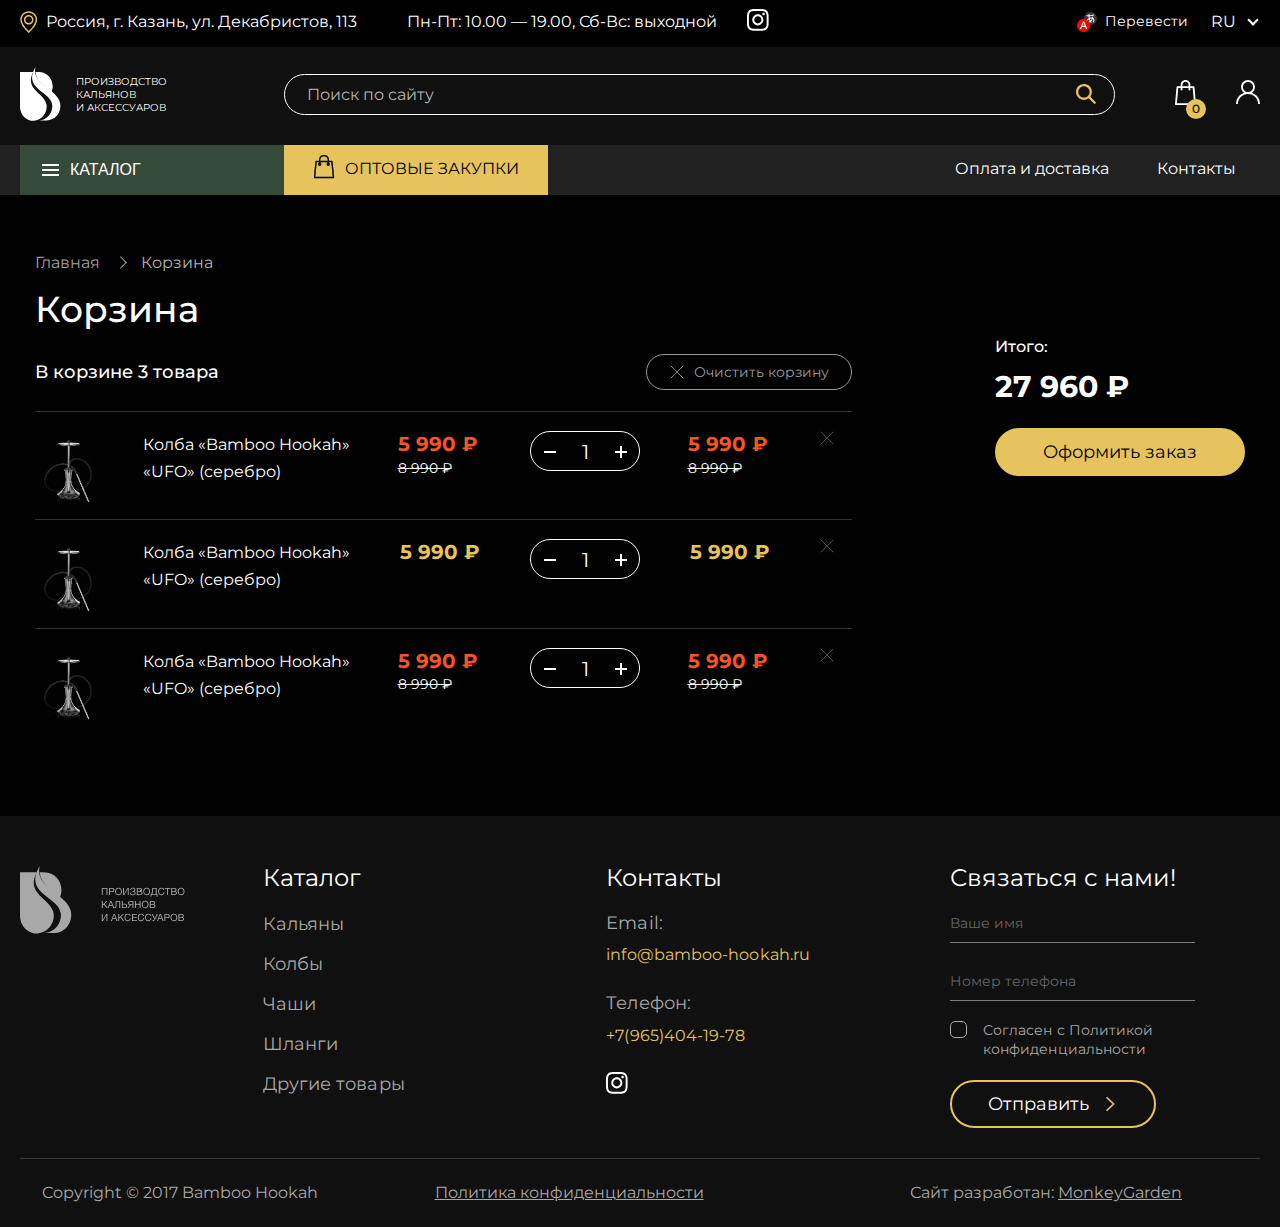
<file: cart.html>
<!DOCTYPE html>
<html lang="ru">
	<head>
			<meta charset="UTF-8" />
			<title>Bamboo Hookah</title>
			<meta name="description" content="Bamboo Hookah">
			<meta name="keywords" content="Bamboo Hookah">
			<meta name="author" content="John Doe">
			<meta name="viewport" content="width=device-width, initial-scale=1.0, user-scalable=no" />
			<link rel="stylesheet" href="./styles/default.css" />
			<link rel="stylesheet" href="./styles/select2.min.css" />
			<link rel="stylesheet" href="https://unpkg.com/swiper/swiper-bundle.min.css" />
			<link rel="stylesheet" href="./styles/first-paint.css" />
			<link rel="stylesheet" href="./styles/styles.css" /> 
	</head>
	<body class="nome">
		<svg width="0" height="0" class="hidden">
  		<symbol xmlns="http://www.w3.org/2000/svg" fill="none" viewBox="0 0 21 24" id="button-cart">
    		<g fill="currentColor">
		      <path fill-rule="evenodd" d="M19.9929 22.4271 18.348 6.41594c-.0275-.25778-.2468-.45828-.4935-.45828h-3.0431v-.97385C14.8114 2.23412 12.673 0 10.0411 0 7.40926 0 5.27086 2.23412 5.27086 4.98381v.97385H2.14552c-.24673 0-.46606.2005-.49347.45828L.0071315 22.4271c-.0274153.1433.0274153.2865.1096615.401.082245.1146.219322.1719.356398.1719H19.5268c.1371 0 .2742-.0573.3564-.1719.0823-.1145.1371-.2577.1097-.401ZM14.5 9c.2812 0 .5.21875.5.5s-.2188.5-.5.5-.5-.21875-.5-.5.2188-.5.5-.5ZM10 1C7.7971 1 6 2.80233 6 5.01163V6h8v-.98837C14 2.80233 12.2029 1 10 1ZM5.5 9c.28125 0 .5.21875.5.5s-.21875.5-.5.5-.5-.21875-.5-.5.21875-.5.5-.5ZM2.53659 7 1 22h18L17.4634 7h-2.7988v.94646c.5488.20077.933.7457.933 1.37668 0 .80306-.6311 1.46276-1.3994 1.46276s-1.3994-.6597-1.3994-1.46276c0-.63098.3841-1.17591.9329-1.37668V7H6.15854v.94646c.54878.20077.93292.7457.93292 1.37668 0 .80306-.63109 1.46276-1.39939 1.46276-.76829 0-1.39939-.6597-1.39939-1.46276 0-.63098.38415-1.17591.93293-1.37668V7H2.53659Z" clip-rule="evenodd"></path>
		      <path d="m18.348 6.41594.2486-.02555-.0001-.00089-.2485.02644Zm1.6449 16.01116-.2487.0256.0011.0108.002.0107.2456-.0471ZM14.8114 5.95766h-.25v.25h.25v-.25Zm-9.54054 0v.25h.25v-.25h-.25Zm-3.61881.45828-.2486-.02644-.00009.00089.24869.02555ZM.0071315 22.4271l.2455415.0471.00204-.0107.00111-.0108-.2486915-.0256Zm.1096615.401-.2030897.1458.2030897-.1458ZM6 6h-.25v.25H6V6Zm8 0v.25h.25V6H14ZM1 22l-.248699-.0255-.028219.2755H1V22ZM2.53659 7v-.25h-.2257l-.023.22452L2.53659 7ZM19 22v.25h.2769l-.0282-.2755L19 22ZM17.4634 7l.2487-.02548-.023-.22452h-.2257V7Zm-2.7988 0v-.25h-.25V7h.25Zm0 .94646h-.25v.17475l.1641.06003.0859-.23478Zm-.9329 0 .0859.23478.1641-.06003v-.17475h-.25Zm0-.94646h.25v-.25h-.25V7ZM6.15854 7v-.25h-.25V7h.25Zm0 .94646h-.25v.17475l.1641.06003.0859-.23478Zm-.93293 0 .08589.23478.16411-.06003v-.17475h-.25Zm0-.94646h.25v-.25h-.25V7Zm12.87369-.55851 1.6449 16.01121.4974-.0511-1.645-16.01121-.4973.0511Zm-.2448-.23383c.1128 0 .2303.09794.2449.23472l.4971-.05288c-.0402-.37879-.3614-.68184-.742-.68184v.5Zm-3.0431 0h3.0431v-.5h-3.0431v.5Zm-.25-1.22385v.97385h.5v-.97385h-.5ZM10.0411.25c2.4836 0 4.5203 2.11176 4.5203 4.73381h.5c0-2.87733-2.2401-5.23381-5.0203-5.23381v.5ZM5.52086 4.98381C5.52086 2.36176 7.55753.25 10.0411.25v-.5c-2.78012 0-5.02024 2.35648-5.02024 5.23381h.5Zm0 .97385v-.97385h-.5v.97385h.5Zm-3.37534.25h3.12534v-.5H2.14552v.5Zm-.24487.23472c.01454-.13678.13203-.23472.24487-.23472v-.5c-.38063 0-.70179.30305-.74207.68184l.4972.05288ZM.255823 22.4527 1.90074 6.44149l-.49738-.0511L-.24156 22.4016l.497383.0511Zm.064059.2297c-.059929-.0835-.076963-.1573-.067209-.2082l-.491083-.0941c-.045077.2355.047551.4482.1521133.5938l.4061787-.2915Zm.153309.0676c-.071861 0-.126295-.03-.153309-.0676l-.4061787.2915c.1374778.1915.3571967.2761.5594877.2761v-.5Zm19.053609 0H.473191v.5H19.5268v-.5Zm.1533-.0676c-.027.0376-.0814.0676-.1533.0676v.5c.2023 0 .422-.0846.5595-.2761l-.4062-.2915Zm.0672-.2082c.0098.0509-.0073.1247-.0672.2082l.4062.2915c.1046-.1456.1972-.3583.1521-.5938l-.4911.0941ZM15.25 9.5c0-.41932-.3307-.75-.75-.75v.5c.1432 0 .25.10682.25.25h.5Zm-.75.75c.4193 0 .75-.33068.75-.75h-.5c0 .14318-.1068.25-.25.25v.5Zm-.75-.75c0 .41932.3307.75.75.75v-.5c-.1432 0-.25-.10682-.25-.25h-.5Zm.75-.75c-.4193 0-.75.33068-.75.75h.5c0-.14318.1068-.25.25-.25v-.5ZM6.25 5.01163C6.25 2.93971 7.93586 1.25 10 1.25v-.5c-2.34165 0-4.25 1.91494-4.25 4.26163h.5ZM6.25 6v-.98837h-.5V6h.5ZM14 5.75H6v.5h8v-.5Zm-.25-.73837V6h.5v-.98837h-.5ZM10 1.25c2.0641 0 3.75 1.68971 3.75 3.76163h.5C14.25 2.66494 12.3417.75 10 .75v.5ZM6.25 9.5c0-.41932-.33068-.75-.75-.75v.5c.14318 0 .25.10682.25.25h.5Zm-.75.75c.41932 0 .75-.33068.75-.75h-.5c0 .14318-.10682.25-.25.25v.5Zm-.75-.75c0 .41932.33068.75.75.75v-.5c-.14318 0-.25-.10682-.25-.25h-.5Zm.75-.75c-.41932 0-.75.33068-.75.75h.5c0-.14318.10682-.25.25-.25v-.5ZM1.2487 22.0255 2.78528 7.02548l-.49739-.05096L.751301 21.9745l.497399.051ZM19 21.75H1v.5h18v-.5ZM17.2147 7.02548l1.5366 15.00002.4974-.051-1.5366-14.99998-.4974.05096ZM14.6646 7.25h2.7988v-.5h-2.7988v.5Zm.25.69646V7h-.5v.94646h.5Zm.933 1.37668c0-.73217-.4463-1.37336-1.0971-1.61146l-.1718.46956c.4468.16344.7689.61211.7689 1.1419h.5Zm-1.6494 1.71276c.9166 0 1.6494-.7822 1.6494-1.71276h-.5c0 .67553-.5295 1.21276-1.1494 1.21276v.5Zm-1.6494-1.71276c0 .93056.7327 1.71276 1.6494 1.71276v-.5c-.6199 0-1.1494-.53723-1.1494-1.21276h-.5Zm1.097-1.61146c-.6508.2381-1.097.87929-1.097 1.61146h.5c0-.52979.3221-.97846.7688-1.1419l-.1718-.46956ZM13.4817 7v.94646h.5V7h-.5Zm-7.32316.25h7.57316v-.5H6.15854v.5Zm.25.69646V7h-.5v.94646h.5Zm.93292 1.37668c0-.73217-.44621-1.37336-1.09703-1.61146l-.17179.46956c.44674.16344.76882.61211.76882 1.1419h.5ZM5.69207 11.0359c.91668 0 1.64939-.7822 1.64939-1.71276h-.5c0 .67553-.52948 1.21276-1.14939 1.21276v.5ZM4.04268 9.32314c0 .93056.73272 1.71276 1.64939 1.71276v-.5c-.61991 0-1.14939-.53723-1.14939-1.21276h-.5Zm1.09704-1.61146c-.65083.2381-1.09704.87929-1.09704 1.61146h.5c0-.52979.32208-.97846.76882-1.1419l-.17178-.46956ZM4.97561 7v.94646h.5V7h-.5Zm-2.43902.25h2.68902v-.5H2.53659v.5Z"></path>
	    </g>
	  </symbol>
		<symbol fill="none" xmlns="http://www.w3.org/2000/svg" viewBox="0 0 9 17" id="arrow">
			<path d="M1 1L9 8.506L1 16" stroke="currentColor" stroke-width="2" stroke-linecap="round" stroke-linejoin="round"></path>
		</symbol>
	  <symbol fill="none" xmlns="http://www.w3.org/2000/svg" viewBox="0 0 11 7" id="arrow-down">
	    <path id="Stroke 1" d="M10.375 1L5.68375 6L1 1" stroke="currentColor" stroke-width="2" stroke-linecap="round" stroke-linejoin="round"></path>
	  </symbol>
	  <symbol fill="none" xmlns="http://www.w3.org/2000/svg" viewBox="0 0 16 16" id="remove">
	    <path d="m1.292 1.292 13.467 13.467M14.708 1.292 1.241 14.759" stroke="currentColor" stroke-linecap="square"></path>
	  </symbol>
	</svg>
		<header class="header">
			<div class="header-top desktop">
				<div class="container header-top-wrapper">
					<div class="header-info">
						<img class="marker" src="./assets/marker.svg" alt="Адрес">
						<p>Россия, г. Казань, ул. Декабристов, 113</p>
					</div>
					<div class="header-info">
						<p>Пн-Пт: 10.00 — 19.00, Сб-Вс: выходной</p>
					</div>
					<div class="header-info">
						<a href="">
							<svg xmlns="http://www.w3.org/2000/svg" width="22" height="22" fill="none">
								<path fill="#fff" d="M10.8135 1.95351c2.8885 0 3.2223.01457 4.369.05831 1.0596.04373 1.6256.21868 2.003.37904.508.2041.8709.43735 1.2483.81639.3774.37904.6096.7435.8128 1.25374.1452.37904.3194.96218.3774 2.01182.0581 1.1517.0581 1.487.0581 4.38809 0 2.9011-.0145 3.2364-.0581 4.3881-.0435 1.0642-.2177 1.6328-.3774 2.0118-.2032.5103-.4354.8747-.8128 1.2538-.3774.379-.7403.6123-1.2483.8164-.3774.1458-.9579.3207-2.003.379-1.1467.0583-1.4805.0583-4.369.0583-2.88841 0-3.22226-.0146-4.36893-.0583-1.05958-.0437-1.62566-.2187-2.00304-.379-.50802-.2041-.87089-.4374-1.24827-.8164-.37739-.3791-.60963-.7435-.81284-1.2538-.14514-.379-.31932-.9621-.37738-2.0118-.05806-1.1517-.05806-1.487-.05806-4.3881 0-2.90109.01452-3.23639.05806-4.38809.04355-1.06422.21772-1.63278.37738-2.01182.20321-.51024.43545-.8747.81284-1.25374.37738-.37904.74025-.61229 1.24827-.81639.37738-.14579.95797-.32073 2.00304-.37904 1.14667-.04374 1.48052-.05831 4.36893-.05831Zm0-1.95351C7.88154 0 7.50416.0145781 6.35748.0583133 5.21081.116627 4.42701.291568 3.7303.568558 3.01907.845547 2.40946 1.21001 1.81435 1.8223 1.21924 2.42002.841854 3.03231.566072 3.74665c-.261266.68519-.449959 1.487-.5080181 2.63869C-.0000053 7.53704 0 7.91607 0 10.8609c0 2.9449.0145095 3.3239.0580539 4.4756.0580591 1.1517.2322371 1.9389.5080181 2.6387.275782.7143.638658 1.3266 1.248278 1.9243.59511.5977 1.20472.9768 1.91595 1.2538.6822.2624 1.48051.4519 2.62718.5102 1.14668.0583 1.52406.0583 4.45602.0583 2.932 0 3.3094-.0146 4.4561-.0583 1.1466-.0583 1.9304-.2332 2.6272-.5102.7112-.277 1.3208-.6415 1.9159-1.2538.5951-.5977.9725-1.21 1.2483-1.9243.2613-.6852.4499-1.487.508-2.6387.0581-1.1517.0581-1.5307.0581-4.4756 0-2.94483-.0146-3.32386-.0581-4.47556-.0581-1.15169-.2322-1.93893-.508-2.63869-.2758-.71434-.6387-1.32663-1.2483-1.92435-.5951-.59771-1.2047-.976753-1.9159-1.253742-.6822-.262412-1.4806-.451931-2.6272-.5102447C14.1229.0145781 13.76 0 10.8135 0Z"/>
								<path fill="#fff" d="M10.8137 5.27734c-3.06262 0-5.54466 2.49291-5.54466 5.56896 0 3.076 2.48204 5.5689 5.54466 5.5689 3.0626 0 5.5447-2.4929 5.5447-5.5689 0-3.07605-2.4676-5.56896-5.5447-5.56896Zm0 9.19896c-1.98853 0-3.59968-1.6182-3.59968-3.6154 0-1.99727 1.61115-3.61547 3.59968-3.61547 1.9885 0 3.5997 1.6182 3.5997 3.61547 0 1.9972-1.6112 3.6154-3.5997 3.6154ZM16.5906 6.35619c.7135 0 1.2919-.5809 1.2919-1.29748s-.5784-1.29748-1.2919-1.29748c-.7134 0-1.2918.5809-1.2918 1.29748s.5784 1.29748 1.2918 1.29748Z"/>
							</svg>
						</a>
					</div>
					<div class="header-language">
						<div class="header-language-info">
							<img src="./assets/language.svg" alt="Перевести">
							<p>Перевести</p>
						</div>
						<select class="lang" name="lang-mobile">
							<option value="">Ru</option>
							<option value="">En</option>
						</select>
					</div>
				</div>
			</div>
			<div class="header-main">
				<div class="container header-main-wrapper">
					<a href="" class="logo">
						<img src="./assets/logo.svg" alt="ПРОИЗВОДСТВО КАЛЬЯНОВ И АКСЕССУАРОВ">
						<span>ПРОИЗВОДСТВО <br/> КАЛЬЯНОВ <br/> И АКСЕССУАРОВ</span>
					</a>
					<form action="" class="search-form">
						<!-- class="active" for input open search wrapper -->
						<input type="text" placeholder="Поиск по сайту">
						<div class="search-wrapper">
							<ul class="search-list">
								<li class="search-listitem">
									<a href="">
										<figure class="cart_item-image">
											<img src="./assets/hookah-1.png">
										</figure>
										<p class="cart_item-name">Колба «Bamboo Hookah»<br>«UFO» (серебро)</p>
										<span class="prices">
											<h5 class="product-price-new">5 990 ₽</h5>
											<strike class="product-price-old">8 990 ₽</strike>
										</span>
									</a>
								</li>
								<li class="search-listitem">
									<a href="">
										<figure class="cart_item-image">
											<img src="./assets/hookah-1.png">
										</figure>
										<p class="cart_item-name">Колба «Bamboo Hookah»<br>«UFO» (серебро)</p>
										<span class="prices">
											<h5 class="product-price-current">5 990 ₽</h5>
										</span>
									</a>
								</li>
								<li class="search-listitem">
									<a href="">
										<figure class="cart_item-image">
											<img src="./assets/hookah-1.png">
										</figure>
										<p class="cart_item-name">Колба «Bamboo Hookah»<br>«UFO» (серебро)</p>
										<span class="prices">
											<h5 class="product-price-new">5 990 ₽</h5>
											<strike class="product-price-old">8 990 ₽</strike>
										</span>
									</a>
								</li>
							</ul>
						</div>

						<button class="search-form-button">
							<svg xmlns="http://www.w3.org/2000/svg" width="24" height="24" fill="none">
								<mask id="a" width="20" height="20" x="2" y="2" maskUnits="userSpaceOnUse" style="mask-type:alpha">
									<path fill="#fff" fill-rule="evenodd" d="m21.8336 20.2158-5.1748-5.2131c-.1943-.1954-.2137-.4965-.0634-.7274 2.1217-3.2543 1.6268-7.72963-1.5034-10.40274-3.012-2.5714-7.59655-2.4834-10.51481.19542-3.3497 3.07483-3.43427 8.30852-.25257 11.49242 2.71312 2.7154 6.91248 3.0451 9.99648 1.0052.2314-.1532.5349-.1332.7303.0634l5.1634 5.2022c.2234.2246.5857.2252.8097.0012l.808-.8086c.2229-.2229.2234-.584.0011-.808ZM5.94061 13.9427c-2.20799-2.2097-2.20799-5.80505 0-8.01474 2.20798-2.20969 5.80049-2.21026 8.00849 0 2.208 2.20969 2.208 5.80504 0 8.01474-2.208 2.2097-5.80051 2.2097-8.00849 0Z" clip-rule="evenodd"/>
								</mask>
								<g mask="url(#a)">
									<path fill="#E7C35D" d="M0 0h24v24H0z"/>
								</g>
							</svg>	
						</button>
					</form>
					<ul class="user-controls">
						<li class="cart">
							<a href="">
								<img src="./assets/cart.svg" alt="">
								<span class="items">0</span>
							</a>
							<div class="cart_items-wrapper">
                <ul class="cart_list">
                  <li class="cart_list-item">
                  	<a href="">
											<figure class="cart_item-image">
												<img src="./assets/hookah-1.png">
											</figure>
											<p class="cart_item-name">Колба «Bamboo Hookah»<br>«UFO» (серебро)</p>
											<span class="prices">
												<h5 class="product-price-new">5 990 ₽</h5>
												<strike class="product-price-old">8 990 ₽</strike>
											</span>
										</a>
                    <button class="remove_list-item" title="Удалить из корзины">
                    	<svg class="icon">
											  <use xlink:href="#remove"></use>
											</svg>
                    </button>
                  </li>
                  <li class="cart_list-item">
                  	<a href="">
											<figure class="cart_item-image">
												<img src="./assets/hookah-1.png">
											</figure>
											<p class="cart_item-name">Колба «Bamboo Hookah»<br>«UFO» (серебро)</p>
											<span class="prices">
												<h5 class="product-price-current">5 990 ₽</h5>
											</span>
										</a>
                    <button class="remove_list-item"title="Удалить из корзины">
                    	<svg class="icon">
											  <use xlink:href="#remove"></use>
											</svg>
                    </button>
                  </li>
                  <li class="cart_list-item">
                  	<a href="">
											<figure class="cart_item-image">
												<img src="./assets/hookah-1.png">
											</figure>
											<p class="cart_item-name">Колба «Bamboo Hookah»<br>«UFO» (серебро)</p>
											<span class="prices">
												<h5 class="product-price-new">5 990 ₽</h5>
												<strike class="product-price-old">8 990 ₽</strike>
											</span>
										</a>
                    <button class="remove_list-item"title="Удалить из корзины">
                    	<svg class="icon">
											  <use xlink:href="#remove"></use>
											</svg>
                    </button>
                  </li>
                  <li class="cart_list-item">
                  	<a href="">
											<figure class="cart_item-image">
												<img src="./assets/hookah-1.png">
											</figure>
											<p class="cart_item-name">Колба «Bamboo Hookah»<br>«UFO» (серебро)</p>
											<span class="prices">
												<h5 class="product-price-current">5 990 ₽</h5>
											</span>
										</a>
                    <button class="remove_list-item" title="Удалить из корзины">
                    	<svg class="icon">
											  <use xlink:href="#remove"></use>
											</svg>
                    </button>
                  </li>
                  </li>
                </ul>
                <div class="cart-footer">
                  <div class="result">
                  	<p>Итого:</p>
                  	<h3>27 960 ₽</h3>
                  </div>
                	<a class="button go_to_cart" href="">Перейти в корзину</a>
                </div>
              </div>
						</li>
						<li>
							<a href="">
								<img src="./assets/user.svg" alt="">
							</a>
						</li>
					</div>
				</div>
			</div>
			<div class="header-navigation">
				<div class="container header-navigation-wrapper">
					<button id="menu" class="mobile-menu-button">
						<span class="burger"></span>
						МЕНЮ 
					</button>
					<div class="header-catalog">
						<button id="catalog" class="catalog-button">
							<span class="burger"></span>
							КАТАЛОГ 
						</button>
						<ul class="submenu">
							<li class="sticky">
								<button id="close-catalog" class="close-catalog-button">
									<span class="close"></span>
									ЗАКРЫТЬ КАТАЛОГ
								</button>
							</li>
							<li><a href="">Кальяны</a></li>
							<li><a href="">Колбы</a></li>
							<li><a href="">Мундштуки</a></li>
							<li><a href="">Аксессуары</a></li>
							<li><a href="">Чаши</a></li>
							<li><a href="">Сетки защитные</a></li>
							<li><a href="">Уголь</a></li>
							<li><a href="">Шланги</a></li>
							<li><a href="">Брендирование</a></li>
						</ul>
					</div>
					<nav class="header-menu">
						<button id="close-menu" class="close-mobile-menu-button sticky">
							<span class="close"></span>
							ЗАКРЫТЬ МЕНЮ 
						</button>
						<ul>
							<li class="header-yellow">
								<a href="">
									<svg xmlns="http://www.w3.org/2000/svg" width="21" height="24" fill="none">
										<g fill="currentColor">
											<path fill-rule="evenodd" d="M19.9929 22.4271 18.348 6.41594c-.0275-.25778-.2468-.45828-.4935-.45828h-3.0431v-.97385C14.8114 2.23412 12.673 0 10.0411 0 7.40926 0 5.27086 2.23412 5.27086 4.98381v.97385H2.14552c-.24673 0-.46606.2005-.49347.45828L.0071315 22.4271c-.0274153.1433.0274153.2865.1096615.401.082245.1146.219322.1719.356398.1719H19.5268c.1371 0 .2742-.0573.3564-.1719.0823-.1145.1371-.2577.1097-.401ZM14.5 9c.2812 0 .5.21875.5.5s-.2188.5-.5.5-.5-.21875-.5-.5.2188-.5.5-.5ZM10 1C7.7971 1 6 2.80233 6 5.01163V6h8v-.98837C14 2.80233 12.2029 1 10 1ZM5.5 9c.28125 0 .5.21875.5.5s-.21875.5-.5.5-.5-.21875-.5-.5.21875-.5.5-.5ZM2.53659 7 1 22h18L17.4634 7h-2.7988v.94646c.5488.20077.933.7457.933 1.37668 0 .80306-.6311 1.46276-1.3994 1.46276s-1.3994-.6597-1.3994-1.46276c0-.63098.3841-1.17591.9329-1.37668V7H6.15854v.94646c.54878.20077.93292.7457.93292 1.37668 0 .80306-.63109 1.46276-1.39939 1.46276-.76829 0-1.39939-.6597-1.39939-1.46276 0-.63098.38415-1.17591.93293-1.37668V7H2.53659Z" clip-rule="evenodd"/>
											<path d="m18.348 6.41594.2486-.02555-.0001-.00089-.2485.02644Zm1.6449 16.01116-.2487.0256.0011.0108.002.0107.2456-.0471ZM14.8114 5.95766h-.25v.25h.25v-.25Zm-9.54054 0v.25h.25v-.25h-.25Zm-3.61881.45828-.2486-.02644-.00009.00089.24869.02555ZM.0071315 22.4271l.2455415.0471.00204-.0107.00111-.0108-.2486915-.0256Zm.1096615.401-.2030897.1458.2030897-.1458ZM6 6h-.25v.25H6V6Zm8 0v.25h.25V6H14ZM1 22l-.248699-.0255-.028219.2755H1V22ZM2.53659 7v-.25h-.2257l-.023.22452L2.53659 7ZM19 22v.25h.2769l-.0282-.2755L19 22ZM17.4634 7l.2487-.02548-.023-.22452h-.2257V7Zm-2.7988 0v-.25h-.25V7h.25Zm0 .94646h-.25v.17475l.1641.06003.0859-.23478Zm-.9329 0 .0859.23478.1641-.06003v-.17475h-.25Zm0-.94646h.25v-.25h-.25V7ZM6.15854 7v-.25h-.25V7h.25Zm0 .94646h-.25v.17475l.1641.06003.0859-.23478Zm-.93293 0 .08589.23478.16411-.06003v-.17475h-.25Zm0-.94646h.25v-.25h-.25V7Zm12.87369-.55851 1.6449 16.01121.4974-.0511-1.645-16.01121-.4973.0511Zm-.2448-.23383c.1128 0 .2303.09794.2449.23472l.4971-.05288c-.0402-.37879-.3614-.68184-.742-.68184v.5Zm-3.0431 0h3.0431v-.5h-3.0431v.5Zm-.25-1.22385v.97385h.5v-.97385h-.5ZM10.0411.25c2.4836 0 4.5203 2.11176 4.5203 4.73381h.5c0-2.87733-2.2401-5.23381-5.0203-5.23381v.5ZM5.52086 4.98381C5.52086 2.36176 7.55753.25 10.0411.25v-.5c-2.78012 0-5.02024 2.35648-5.02024 5.23381h.5Zm0 .97385v-.97385h-.5v.97385h.5Zm-3.37534.25h3.12534v-.5H2.14552v.5Zm-.24487.23472c.01454-.13678.13203-.23472.24487-.23472v-.5c-.38063 0-.70179.30305-.74207.68184l.4972.05288ZM.255823 22.4527 1.90074 6.44149l-.49738-.0511L-.24156 22.4016l.497383.0511Zm.064059.2297c-.059929-.0835-.076963-.1573-.067209-.2082l-.491083-.0941c-.045077.2355.047551.4482.1521133.5938l.4061787-.2915Zm.153309.0676c-.071861 0-.126295-.03-.153309-.0676l-.4061787.2915c.1374778.1915.3571967.2761.5594877.2761v-.5Zm19.053609 0H.473191v.5H19.5268v-.5Zm.1533-.0676c-.027.0376-.0814.0676-.1533.0676v.5c.2023 0 .422-.0846.5595-.2761l-.4062-.2915Zm.0672-.2082c.0098.0509-.0073.1247-.0672.2082l.4062.2915c.1046-.1456.1972-.3583.1521-.5938l-.4911.0941ZM15.25 9.5c0-.41932-.3307-.75-.75-.75v.5c.1432 0 .25.10682.25.25h.5Zm-.75.75c.4193 0 .75-.33068.75-.75h-.5c0 .14318-.1068.25-.25.25v.5Zm-.75-.75c0 .41932.3307.75.75.75v-.5c-.1432 0-.25-.10682-.25-.25h-.5Zm.75-.75c-.4193 0-.75.33068-.75.75h.5c0-.14318.1068-.25.25-.25v-.5ZM6.25 5.01163C6.25 2.93971 7.93586 1.25 10 1.25v-.5c-2.34165 0-4.25 1.91494-4.25 4.26163h.5ZM6.25 6v-.98837h-.5V6h.5ZM14 5.75H6v.5h8v-.5Zm-.25-.73837V6h.5v-.98837h-.5ZM10 1.25c2.0641 0 3.75 1.68971 3.75 3.76163h.5C14.25 2.66494 12.3417.75 10 .75v.5ZM6.25 9.5c0-.41932-.33068-.75-.75-.75v.5c.14318 0 .25.10682.25.25h.5Zm-.75.75c.41932 0 .75-.33068.75-.75h-.5c0 .14318-.10682.25-.25.25v.5Zm-.75-.75c0 .41932.33068.75.75.75v-.5c-.14318 0-.25-.10682-.25-.25h-.5Zm.75-.75c-.41932 0-.75.33068-.75.75h.5c0-.14318.10682-.25.25-.25v-.5ZM1.2487 22.0255 2.78528 7.02548l-.49739-.05096L.751301 21.9745l.497399.051ZM19 21.75H1v.5h18v-.5ZM17.2147 7.02548l1.5366 15.00002.4974-.051-1.5366-14.99998-.4974.05096ZM14.6646 7.25h2.7988v-.5h-2.7988v.5Zm.25.69646V7h-.5v.94646h.5Zm.933 1.37668c0-.73217-.4463-1.37336-1.0971-1.61146l-.1718.46956c.4468.16344.7689.61211.7689 1.1419h.5Zm-1.6494 1.71276c.9166 0 1.6494-.7822 1.6494-1.71276h-.5c0 .67553-.5295 1.21276-1.1494 1.21276v.5Zm-1.6494-1.71276c0 .93056.7327 1.71276 1.6494 1.71276v-.5c-.6199 0-1.1494-.53723-1.1494-1.21276h-.5Zm1.097-1.61146c-.6508.2381-1.097.87929-1.097 1.61146h.5c0-.52979.3221-.97846.7688-1.1419l-.1718-.46956ZM13.4817 7v.94646h.5V7h-.5Zm-7.32316.25h7.57316v-.5H6.15854v.5Zm.25.69646V7h-.5v.94646h.5Zm.93292 1.37668c0-.73217-.44621-1.37336-1.09703-1.61146l-.17179.46956c.44674.16344.76882.61211.76882 1.1419h.5ZM5.69207 11.0359c.91668 0 1.64939-.7822 1.64939-1.71276h-.5c0 .67553-.52948 1.21276-1.14939 1.21276v.5ZM4.04268 9.32314c0 .93056.73272 1.71276 1.64939 1.71276v-.5c-.61991 0-1.14939-.53723-1.14939-1.21276h-.5Zm1.09704-1.61146c-.65083.2381-1.09704.87929-1.09704 1.61146h.5c0-.52979.32208-.97846.76882-1.1419l-.17178-.46956ZM4.97561 7v.94646h.5V7h-.5Zm-2.43902.25h2.68902v-.5H2.53659v.5Z"/>
										</g>
									</svg>
									ОПТОВЫЕ ЗАКУПКИ
								</a>
							</li>
							<li>
								<a href="">Оплата и доставка</a>
							</li>
							<li>
								<a href="">Контакты</a>
							</li>
							<li class="header-top mobile">
								<div class="header-top-wrapper">
									<div class="header-info">
										<p>Россия, г. Казань, ул. Декабристов, 113</p>
									</div>
									<div class="header-info">
										<p>Пн-Пт: 10.00 — 19.00, Сб-Вс: выходной</p>
									</div>
									<div class="header-info">
										<div class="header-language">
											<div class="header-language-info">
												<img src="./assets/language.svg" alt="Перевести">
												<p>Перевести</p>
											</div>
											<select class="lang" name="lang-mobile">
												<option value="">Ru</option>
												<option value="">En</option>
											</select>
										</div>
										<a class="instagram" href="">
											<svg xmlns="http://www.w3.org/2000/svg" width="22" height="22" fill="none">
												<path fill="#fff" d="M10.8135 1.95351c2.8885 0 3.2223.01457 4.369.05831 1.0596.04373 1.6256.21868 2.003.37904.508.2041.8709.43735 1.2483.81639.3774.37904.6096.7435.8128 1.25374.1452.37904.3194.96218.3774 2.01182.0581 1.1517.0581 1.487.0581 4.38809 0 2.9011-.0145 3.2364-.0581 4.3881-.0435 1.0642-.2177 1.6328-.3774 2.0118-.2032.5103-.4354.8747-.8128 1.2538-.3774.379-.7403.6123-1.2483.8164-.3774.1458-.9579.3207-2.003.379-1.1467.0583-1.4805.0583-4.369.0583-2.88841 0-3.22226-.0146-4.36893-.0583-1.05958-.0437-1.62566-.2187-2.00304-.379-.50802-.2041-.87089-.4374-1.24827-.8164-.37739-.3791-.60963-.7435-.81284-1.2538-.14514-.379-.31932-.9621-.37738-2.0118-.05806-1.1517-.05806-1.487-.05806-4.3881 0-2.90109.01452-3.23639.05806-4.38809.04355-1.06422.21772-1.63278.37738-2.01182.20321-.51024.43545-.8747.81284-1.25374.37738-.37904.74025-.61229 1.24827-.81639.37738-.14579.95797-.32073 2.00304-.37904 1.14667-.04374 1.48052-.05831 4.36893-.05831Zm0-1.95351C7.88154 0 7.50416.0145781 6.35748.0583133 5.21081.116627 4.42701.291568 3.7303.568558 3.01907.845547 2.40946 1.21001 1.81435 1.8223 1.21924 2.42002.841854 3.03231.566072 3.74665c-.261266.68519-.449959 1.487-.5080181 2.63869C-.0000053 7.53704 0 7.91607 0 10.8609c0 2.9449.0145095 3.3239.0580539 4.4756.0580591 1.1517.2322371 1.9389.5080181 2.6387.275782.7143.638658 1.3266 1.248278 1.9243.59511.5977 1.20472.9768 1.91595 1.2538.6822.2624 1.48051.4519 2.62718.5102 1.14668.0583 1.52406.0583 4.45602.0583 2.932 0 3.3094-.0146 4.4561-.0583 1.1466-.0583 1.9304-.2332 2.6272-.5102.7112-.277 1.3208-.6415 1.9159-1.2538.5951-.5977.9725-1.21 1.2483-1.9243.2613-.6852.4499-1.487.508-2.6387.0581-1.1517.0581-1.5307.0581-4.4756 0-2.94483-.0146-3.32386-.0581-4.47556-.0581-1.15169-.2322-1.93893-.508-2.63869-.2758-.71434-.6387-1.32663-1.2483-1.92435-.5951-.59771-1.2047-.976753-1.9159-1.253742-.6822-.262412-1.4806-.451931-2.6272-.5102447C14.1229.0145781 13.76 0 10.8135 0Z"/>
												<path fill="#fff" d="M10.8137 5.27734c-3.06262 0-5.54466 2.49291-5.54466 5.56896 0 3.076 2.48204 5.5689 5.54466 5.5689 3.0626 0 5.5447-2.4929 5.5447-5.5689 0-3.07605-2.4676-5.56896-5.5447-5.56896Zm0 9.19896c-1.98853 0-3.59968-1.6182-3.59968-3.6154 0-1.99727 1.61115-3.61547 3.59968-3.61547 1.9885 0 3.5997 1.6182 3.5997 3.61547 0 1.9972-1.6112 3.6154-3.5997 3.6154ZM16.5906 6.35619c.7135 0 1.2919-.5809 1.2919-1.29748s-.5784-1.29748-1.2919-1.29748c-.7134 0-1.2918.5809-1.2918 1.29748s.5784 1.29748 1.2918 1.29748Z"/>
											</svg>
										</a>
									</div>
									
								</div>
							</div>
						</ul>
					</div>
				</div>
			</div>
		</header>

		<main class="home-main">
			<div class="cart-wrapper">
				<div class="container cart">
					<div class="breadcrumbs">
						<ul class="breadcrumbs-list">
							<li class="breadcrumbs-item">
								<a href="">Главная</a>
							</li>
							<li class="breadcrumbs-item">
								<p>Корзина</p>
							</li>
						</ul>
						<h1 class="page-name">Корзина</h1>
					</div>
				</div>
			</div>

			<div class="cart-block">
				<div class="container cart-block-wrapper">
					<div class="cart-info">
						<div class="cart-header">
							<p class="cart-header-items">В корзине <span>3</span> товара</p>
							<button class="button secondary">
								<svg class="icon">
								  <use xlink:href="#remove"></use>
								</svg>
								Очистить корзину
							</button>
						</div>
						<div class="cart-main">
							<div class="cart-item">
								<figure class="cart_item-image">
									<img src="./assets/hookah-1.png">
								</figure>
								<div class="cart-item-info">
									<p class="cart-item-name">Колба «Bamboo Hookah»<br>«UFO» (серебро)</p>
									<span class="prices one-item">
										<h5 class="product-price-new">5 990 ₽</h5>
										<strike class="product-price-old">8 990 ₽</strike>
									</span>
									<div class="count-cart">
	                  <button class="minus-cart"></button>
	                  <input class="count" type="text" value="1">
	                  <button class="plus-cart"></button>
	                </div>
	                <span class="prices">
										<h5 class="product-price-new">5 990 ₽</h5>
										<strike class="product-price-old">8 990 ₽</strike>
									</span>
									<button class="remove-list-item"title="Удалить из корзины">
		              	<svg class="icon">
										  <use xlink:href="#remove"></use>
										</svg>
		              </button>
								</div>
							</div>
							<div class="cart-item">
								<figure class="cart_item-image">
									<img src="./assets/hookah-1.png">
								</figure>
								<div class="cart-item-info">
									<p class="cart-item-name">Колба «Bamboo Hookah»<br>«UFO» (серебро)</p>
									<span class="prices one-item">
										<h5 class="product-price-current">5 990 ₽</h5>
									</span>
									<div class="count-cart">
	                  <button class="minus-cart"></button>
	                  <input class="count" type="text" value="1">
	                  <button class="plus-cart"></button>
	                </div>
	                <span class="prices">
										<h5 class="product-price-current">5 990 ₽</h5>
									</span>
									<button class="remove-list-item"title="Удалить из корзины">
		              	<svg class="icon">
										  <use xlink:href="#remove"></use>
										</svg>
		              </button>
								</div>
							</div>
							<div class="cart-item">
								<figure class="cart_item-image">
									<img src="./assets/hookah-1.png">
								</figure>
								<div class="cart-item-info">
									<p class="cart-item-name">Колба «Bamboo Hookah»<br>«UFO» (серебро)</p>
									<span class="prices one-item">
										<h5 class="product-price-new">5 990 ₽</h5>
										<strike class="product-price-old">8 990 ₽</strike>
									</span>
									<div class="count-cart">
	                  <button class="minus-cart"></button>
	                  <input class="count" type="text" value="1">
	                  <button class="plus-cart"></button>
	                </div>
	                <span class="prices">
										<h5 class="product-price-new">5 990 ₽</h5>
										<strike class="product-price-old">8 990 ₽</strike>
									</span>
									<button class="remove-list-item"title="Удалить из корзины">
		              	<svg class="icon">
										  <use xlink:href="#remove"></use>
										</svg>
		              </button>
								</div>
							</div>
						</div>
					</div>
					<div class="cart-checkout">
						<div class="result">
							<p>Итого:</p>
							<h3>27 960 ₽</h3>
						</div>
						<a class="button go_to_cart" href="">Оформить заказ</a>
					</div>
				</div>
			</div>

		</main>

		<footer class="footer">
			<div class="container">
				<div class="footer-top">
					<a href="" class="footer-logo">
						<img src="./assets/footer-logo.svg" alt="">
					</a>
					<div class="footer-catalog">
						<h3 class="footer-title">Каталог</h3>
						<ul class="footer-menu">
							<li><a href="">Кальяны</a></li>
							<li><a href="">Колбы</a></li>
							<li><a href="">Чаши</a></li>
							<li><a href="">Шланги</a></li>
							<li><a href="">Другие товары</a></li>
						</ul>
					</div>
					<div class="footer-contacts">
						<h3 class="footer-title">Контакты</h3>
						<div class="contact-block">
							<p>Email:</p>
							<a href="mailto:info@bamboo-hookah.ru">info@bamboo-hookah.ru</a>
						</div>
						<div class="contact-block">
							<p>Телефон:</p>
							<a href="tel:+79654041978">+7(965)404-19-78</a>
						</div>
						<div class="contact-block">
							<a href="">
								<svg xmlns="http://www.w3.org/2000/svg" width="22" height="22" fill="none">
								<path fill="#fff" d="M10.8135 1.95351c2.8885 0 3.2223.01457 4.369.05831 1.0596.04373 1.6256.21868 2.003.37904.508.2041.8709.43735 1.2483.81639.3774.37904.6096.7435.8128 1.25374.1452.37904.3194.96218.3774 2.01182.0581 1.1517.0581 1.487.0581 4.38809 0 2.9011-.0145 3.2364-.0581 4.3881-.0435 1.0642-.2177 1.6328-.3774 2.0118-.2032.5103-.4354.8747-.8128 1.2538-.3774.379-.7403.6123-1.2483.8164-.3774.1458-.9579.3207-2.003.379-1.1467.0583-1.4805.0583-4.369.0583-2.88841 0-3.22226-.0146-4.36893-.0583-1.05958-.0437-1.62566-.2187-2.00304-.379-.50802-.2041-.87089-.4374-1.24827-.8164-.37739-.3791-.60963-.7435-.81284-1.2538-.14514-.379-.31932-.9621-.37738-2.0118-.05806-1.1517-.05806-1.487-.05806-4.3881 0-2.90109.01452-3.23639.05806-4.38809.04355-1.06422.21772-1.63278.37738-2.01182.20321-.51024.43545-.8747.81284-1.25374.37738-.37904.74025-.61229 1.24827-.81639.37738-.14579.95797-.32073 2.00304-.37904 1.14667-.04374 1.48052-.05831 4.36893-.05831Zm0-1.95351C7.88154 0 7.50416.0145781 6.35748.0583133 5.21081.116627 4.42701.291568 3.7303.568558 3.01907.845547 2.40946 1.21001 1.81435 1.8223 1.21924 2.42002.841854 3.03231.566072 3.74665c-.261266.68519-.449959 1.487-.5080181 2.63869C-.0000053 7.53704 0 7.91607 0 10.8609c0 2.9449.0145095 3.3239.0580539 4.4756.0580591 1.1517.2322371 1.9389.5080181 2.6387.275782.7143.638658 1.3266 1.248278 1.9243.59511.5977 1.20472.9768 1.91595 1.2538.6822.2624 1.48051.4519 2.62718.5102 1.14668.0583 1.52406.0583 4.45602.0583 2.932 0 3.3094-.0146 4.4561-.0583 1.1466-.0583 1.9304-.2332 2.6272-.5102.7112-.277 1.3208-.6415 1.9159-1.2538.5951-.5977.9725-1.21 1.2483-1.9243.2613-.6852.4499-1.487.508-2.6387.0581-1.1517.0581-1.5307.0581-4.4756 0-2.94483-.0146-3.32386-.0581-4.47556-.0581-1.15169-.2322-1.93893-.508-2.63869-.2758-.71434-.6387-1.32663-1.2483-1.92435-.5951-.59771-1.2047-.976753-1.9159-1.253742-.6822-.262412-1.4806-.451931-2.6272-.5102447C14.1229.0145781 13.76 0 10.8135 0Z"/>
								<path fill="#fff" d="M10.8137 5.27734c-3.06262 0-5.54466 2.49291-5.54466 5.56896 0 3.076 2.48204 5.5689 5.54466 5.5689 3.0626 0 5.5447-2.4929 5.5447-5.5689 0-3.07605-2.4676-5.56896-5.5447-5.56896Zm0 9.19896c-1.98853 0-3.59968-1.6182-3.59968-3.6154 0-1.99727 1.61115-3.61547 3.59968-3.61547 1.9885 0 3.5997 1.6182 3.5997 3.61547 0 1.9972-1.6112 3.6154-3.5997 3.6154ZM16.5906 6.35619c.7135 0 1.2919-.5809 1.2919-1.29748s-.5784-1.29748-1.2919-1.29748c-.7134 0-1.2918.5809-1.2918 1.29748s.5784 1.29748 1.2918 1.29748Z"/>
							</svg>
							</a>
						</div>
					</div>
					<div class="footer-form">
						<h3 class="footer-title">Связаться с нами!</h3>
						<form action="">
							<div>
								<input type="text" name="name" placeholder="Ваше имя">
							</div>
							<div>
								<input type="phone" name="phone" placeholder="Номер телефона" required>
							</div>
							<div class="label-block">
								<input type="checkbox" id="privacy" name="privacy" required>
								<label for="privacy"> 
									<p>Согласен с Политикой конфиденциальности</p>
								</label>
							</div>
							<div>
								<button class="button" type="submit">
									Отправить
									<svg width="8" height="15" class="icon">
									  <use xlink:href="#arrow"></use>
									</svg>
								</button>
							</div>
						</form>
					</div>
				</div>
				<div class="copyright">
					<p class="copyright-text">Copyright © 2017 Bamboo Hookah</p>
					<a href="" class="copyright-link">Политика конфиденциальности</a>
					<p class="copyright-text develop">Сайт разработан: <a href="">MonkeyGarden</a></p>
				</div>
			</div>
		</footer>

		<script src="./scripts/ts-select2.min.js"></script>
		<script src="https://unpkg.com/swiper/swiper-bundle.min.js"></script>
		<script src="./scripts/index.js"></script>

	</body>
</html>
</file>
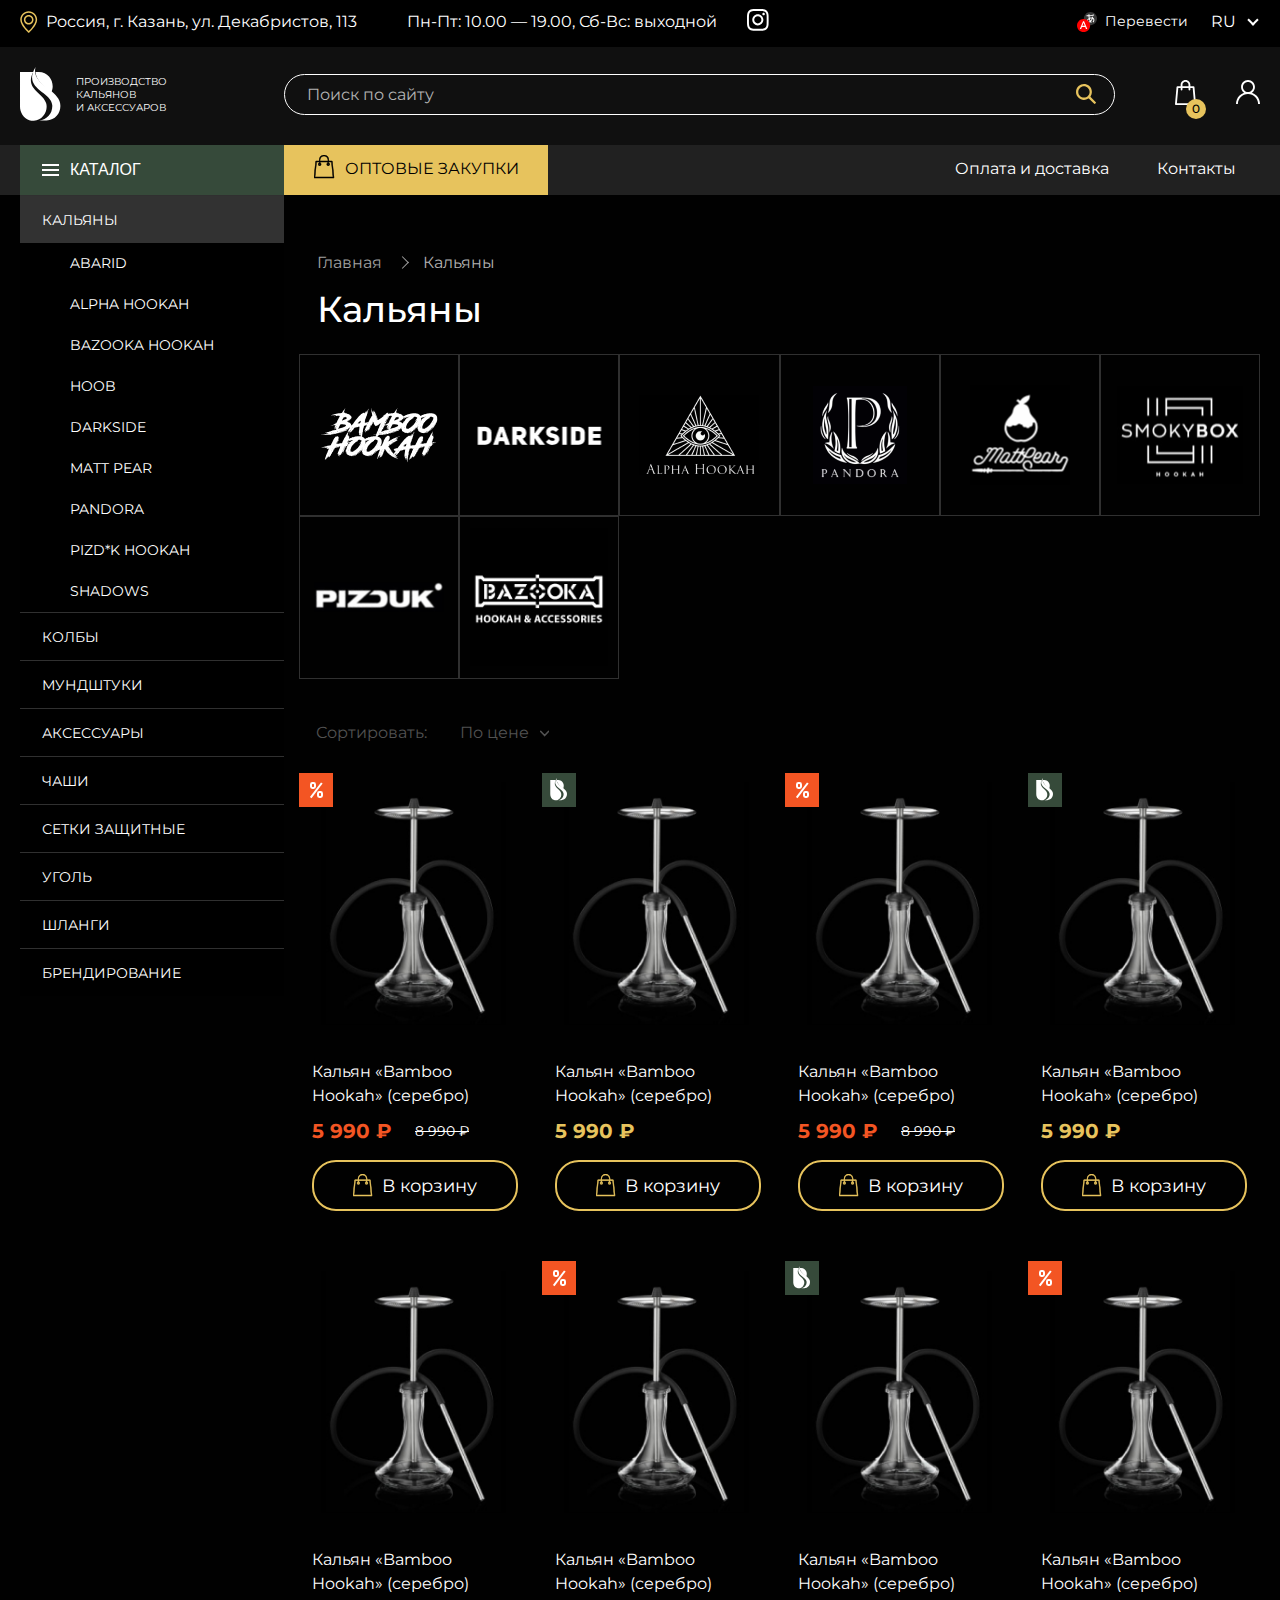
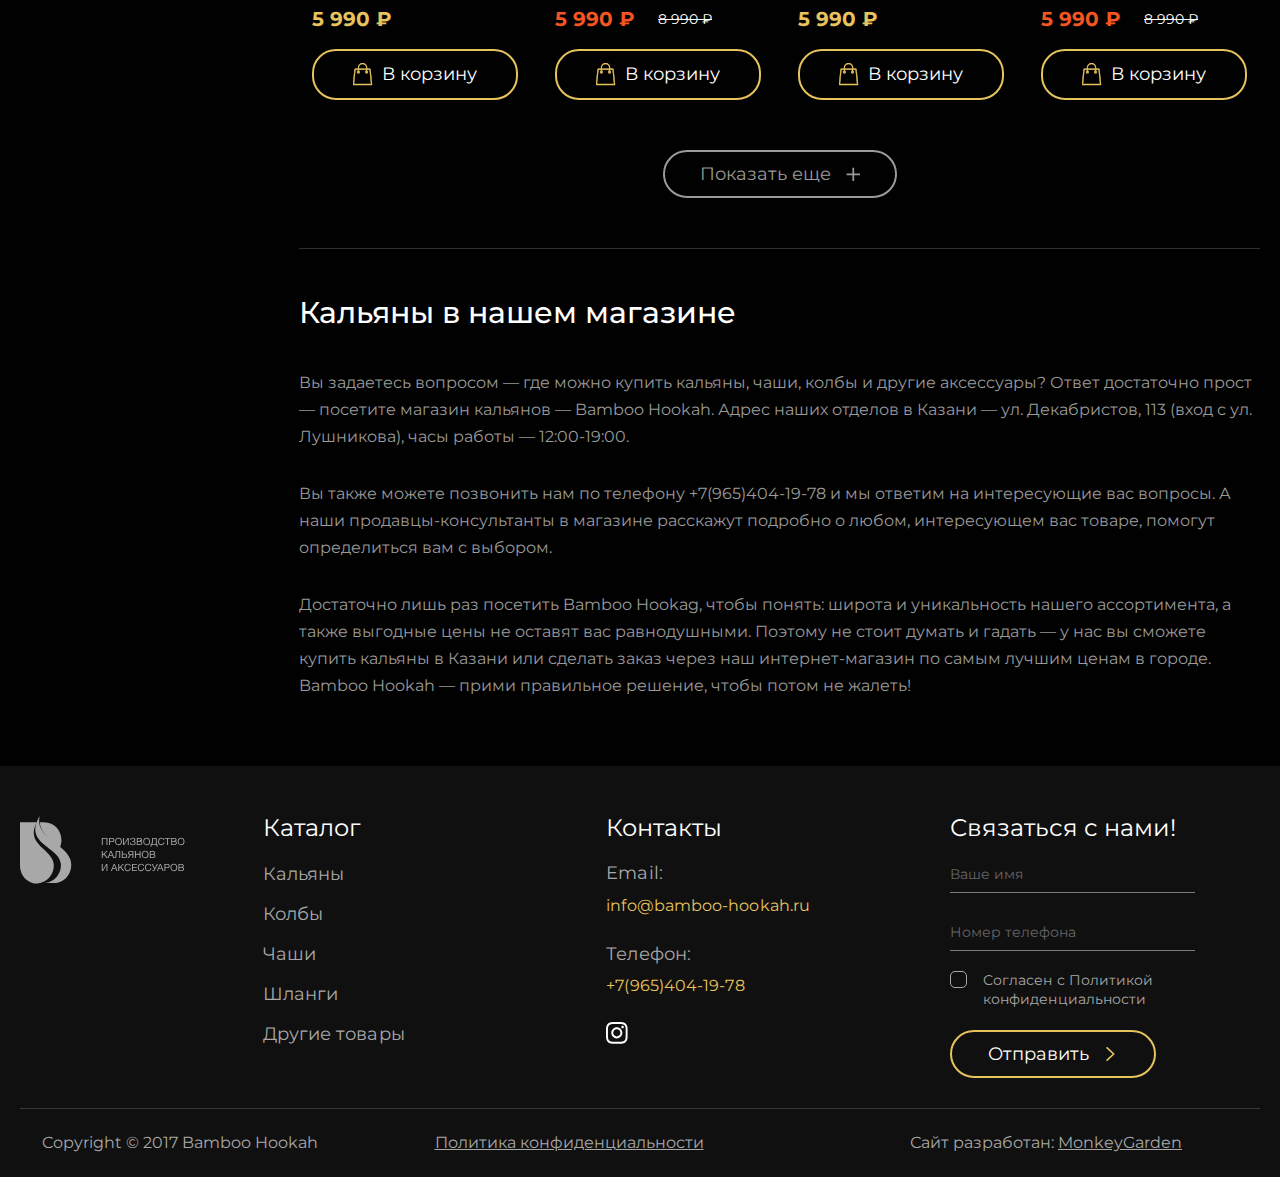
<file: catalog.html>
<!DOCTYPE html>
<html lang="ru">
	<head>
			<meta charset="UTF-8" />
			<title>Bamboo Hookah</title>
			<meta name="description" content="Bamboo Hookah">
			<meta name="keywords" content="Bamboo Hookah">
			<meta name="author" content="John Doe">
			<meta name="viewport" content="width=device-width, initial-scale=1.0, user-scalable=no" />
			<link rel="stylesheet" href="./styles/default.css" />
			<link rel="stylesheet" href="./styles/select2.min.css" />
			<link rel="stylesheet" href="https://unpkg.com/swiper/swiper-bundle.min.css" />
			<link rel="stylesheet" href="./styles/first-paint.css" />
			<link rel="stylesheet" href="./styles/styles.css" /> 
	</head>
	<body class="nome">
		<svg width="0" height="0" class="hidden">
  		<symbol xmlns="http://www.w3.org/2000/svg" fill="none" viewBox="0 0 21 24" id="button-cart">
    		<g fill="currentColor">
		      <path fill-rule="evenodd" d="M19.9929 22.4271 18.348 6.41594c-.0275-.25778-.2468-.45828-.4935-.45828h-3.0431v-.97385C14.8114 2.23412 12.673 0 10.0411 0 7.40926 0 5.27086 2.23412 5.27086 4.98381v.97385H2.14552c-.24673 0-.46606.2005-.49347.45828L.0071315 22.4271c-.0274153.1433.0274153.2865.1096615.401.082245.1146.219322.1719.356398.1719H19.5268c.1371 0 .2742-.0573.3564-.1719.0823-.1145.1371-.2577.1097-.401ZM14.5 9c.2812 0 .5.21875.5.5s-.2188.5-.5.5-.5-.21875-.5-.5.2188-.5.5-.5ZM10 1C7.7971 1 6 2.80233 6 5.01163V6h8v-.98837C14 2.80233 12.2029 1 10 1ZM5.5 9c.28125 0 .5.21875.5.5s-.21875.5-.5.5-.5-.21875-.5-.5.21875-.5.5-.5ZM2.53659 7 1 22h18L17.4634 7h-2.7988v.94646c.5488.20077.933.7457.933 1.37668 0 .80306-.6311 1.46276-1.3994 1.46276s-1.3994-.6597-1.3994-1.46276c0-.63098.3841-1.17591.9329-1.37668V7H6.15854v.94646c.54878.20077.93292.7457.93292 1.37668 0 .80306-.63109 1.46276-1.39939 1.46276-.76829 0-1.39939-.6597-1.39939-1.46276 0-.63098.38415-1.17591.93293-1.37668V7H2.53659Z" clip-rule="evenodd"></path>
		      <path d="m18.348 6.41594.2486-.02555-.0001-.00089-.2485.02644Zm1.6449 16.01116-.2487.0256.0011.0108.002.0107.2456-.0471ZM14.8114 5.95766h-.25v.25h.25v-.25Zm-9.54054 0v.25h.25v-.25h-.25Zm-3.61881.45828-.2486-.02644-.00009.00089.24869.02555ZM.0071315 22.4271l.2455415.0471.00204-.0107.00111-.0108-.2486915-.0256Zm.1096615.401-.2030897.1458.2030897-.1458ZM6 6h-.25v.25H6V6Zm8 0v.25h.25V6H14ZM1 22l-.248699-.0255-.028219.2755H1V22ZM2.53659 7v-.25h-.2257l-.023.22452L2.53659 7ZM19 22v.25h.2769l-.0282-.2755L19 22ZM17.4634 7l.2487-.02548-.023-.22452h-.2257V7Zm-2.7988 0v-.25h-.25V7h.25Zm0 .94646h-.25v.17475l.1641.06003.0859-.23478Zm-.9329 0 .0859.23478.1641-.06003v-.17475h-.25Zm0-.94646h.25v-.25h-.25V7ZM6.15854 7v-.25h-.25V7h.25Zm0 .94646h-.25v.17475l.1641.06003.0859-.23478Zm-.93293 0 .08589.23478.16411-.06003v-.17475h-.25Zm0-.94646h.25v-.25h-.25V7Zm12.87369-.55851 1.6449 16.01121.4974-.0511-1.645-16.01121-.4973.0511Zm-.2448-.23383c.1128 0 .2303.09794.2449.23472l.4971-.05288c-.0402-.37879-.3614-.68184-.742-.68184v.5Zm-3.0431 0h3.0431v-.5h-3.0431v.5Zm-.25-1.22385v.97385h.5v-.97385h-.5ZM10.0411.25c2.4836 0 4.5203 2.11176 4.5203 4.73381h.5c0-2.87733-2.2401-5.23381-5.0203-5.23381v.5ZM5.52086 4.98381C5.52086 2.36176 7.55753.25 10.0411.25v-.5c-2.78012 0-5.02024 2.35648-5.02024 5.23381h.5Zm0 .97385v-.97385h-.5v.97385h.5Zm-3.37534.25h3.12534v-.5H2.14552v.5Zm-.24487.23472c.01454-.13678.13203-.23472.24487-.23472v-.5c-.38063 0-.70179.30305-.74207.68184l.4972.05288ZM.255823 22.4527 1.90074 6.44149l-.49738-.0511L-.24156 22.4016l.497383.0511Zm.064059.2297c-.059929-.0835-.076963-.1573-.067209-.2082l-.491083-.0941c-.045077.2355.047551.4482.1521133.5938l.4061787-.2915Zm.153309.0676c-.071861 0-.126295-.03-.153309-.0676l-.4061787.2915c.1374778.1915.3571967.2761.5594877.2761v-.5Zm19.053609 0H.473191v.5H19.5268v-.5Zm.1533-.0676c-.027.0376-.0814.0676-.1533.0676v.5c.2023 0 .422-.0846.5595-.2761l-.4062-.2915Zm.0672-.2082c.0098.0509-.0073.1247-.0672.2082l.4062.2915c.1046-.1456.1972-.3583.1521-.5938l-.4911.0941ZM15.25 9.5c0-.41932-.3307-.75-.75-.75v.5c.1432 0 .25.10682.25.25h.5Zm-.75.75c.4193 0 .75-.33068.75-.75h-.5c0 .14318-.1068.25-.25.25v.5Zm-.75-.75c0 .41932.3307.75.75.75v-.5c-.1432 0-.25-.10682-.25-.25h-.5Zm.75-.75c-.4193 0-.75.33068-.75.75h.5c0-.14318.1068-.25.25-.25v-.5ZM6.25 5.01163C6.25 2.93971 7.93586 1.25 10 1.25v-.5c-2.34165 0-4.25 1.91494-4.25 4.26163h.5ZM6.25 6v-.98837h-.5V6h.5ZM14 5.75H6v.5h8v-.5Zm-.25-.73837V6h.5v-.98837h-.5ZM10 1.25c2.0641 0 3.75 1.68971 3.75 3.76163h.5C14.25 2.66494 12.3417.75 10 .75v.5ZM6.25 9.5c0-.41932-.33068-.75-.75-.75v.5c.14318 0 .25.10682.25.25h.5Zm-.75.75c.41932 0 .75-.33068.75-.75h-.5c0 .14318-.10682.25-.25.25v.5Zm-.75-.75c0 .41932.33068.75.75.75v-.5c-.14318 0-.25-.10682-.25-.25h-.5Zm.75-.75c-.41932 0-.75.33068-.75.75h.5c0-.14318.10682-.25.25-.25v-.5ZM1.2487 22.0255 2.78528 7.02548l-.49739-.05096L.751301 21.9745l.497399.051ZM19 21.75H1v.5h18v-.5ZM17.2147 7.02548l1.5366 15.00002.4974-.051-1.5366-14.99998-.4974.05096ZM14.6646 7.25h2.7988v-.5h-2.7988v.5Zm.25.69646V7h-.5v.94646h.5Zm.933 1.37668c0-.73217-.4463-1.37336-1.0971-1.61146l-.1718.46956c.4468.16344.7689.61211.7689 1.1419h.5Zm-1.6494 1.71276c.9166 0 1.6494-.7822 1.6494-1.71276h-.5c0 .67553-.5295 1.21276-1.1494 1.21276v.5Zm-1.6494-1.71276c0 .93056.7327 1.71276 1.6494 1.71276v-.5c-.6199 0-1.1494-.53723-1.1494-1.21276h-.5Zm1.097-1.61146c-.6508.2381-1.097.87929-1.097 1.61146h.5c0-.52979.3221-.97846.7688-1.1419l-.1718-.46956ZM13.4817 7v.94646h.5V7h-.5Zm-7.32316.25h7.57316v-.5H6.15854v.5Zm.25.69646V7h-.5v.94646h.5Zm.93292 1.37668c0-.73217-.44621-1.37336-1.09703-1.61146l-.17179.46956c.44674.16344.76882.61211.76882 1.1419h.5ZM5.69207 11.0359c.91668 0 1.64939-.7822 1.64939-1.71276h-.5c0 .67553-.52948 1.21276-1.14939 1.21276v.5ZM4.04268 9.32314c0 .93056.73272 1.71276 1.64939 1.71276v-.5c-.61991 0-1.14939-.53723-1.14939-1.21276h-.5Zm1.09704-1.61146c-.65083.2381-1.09704.87929-1.09704 1.61146h.5c0-.52979.32208-.97846.76882-1.1419l-.17178-.46956ZM4.97561 7v.94646h.5V7h-.5Zm-2.43902.25h2.68902v-.5H2.53659v.5Z"></path>
	    </g>
	  </symbol>
		<symbol fill="none" xmlns="http://www.w3.org/2000/svg" viewBox="0 0 20 20" id="plus">
	    <path id="+" fill-rule="evenodd" clip-rule="evenodd" d="M9.14857 19.991V11.6097H0.881104V9.3722H9.14857V0.990967H11.6516V9.3722H19.919V11.6097H11.6516V19.991H9.14857Z" fill="currentColor"></path>
	  </symbol>
	  <symbol fill="none" xmlns="http://www.w3.org/2000/svg" viewBox="0 0 9 17" id="arrow">
			<path d="M1 1L9 8.506L1 16" stroke="currentColor" stroke-width="2" stroke-linecap="round" stroke-linejoin="round"></path>
		</symbol>
	  <symbol fill="none" xmlns="http://www.w3.org/2000/svg" viewBox="0 0 11 7" id="arrow-down">
	    <path d="M10.375 1L5.68375 6L1 1" stroke="currentColor" stroke-width="2" stroke-linecap="round" stroke-linejoin="round"></path>
	  </symbol>
	  <symbol fill="none" xmlns="http://www.w3.org/2000/svg" viewBox="0 0 16 16" id="remove">
	    <path d="m1.292 1.292 13.467 13.467M14.708 1.292 1.241 14.759" stroke="currentColor" stroke-linecap="square"></path>
	  </symbol>
	</svg>
		<header class="header">
			<div class="header-top desktop">
				<div class="container header-top-wrapper">
					<div class="header-info">
						<img class="marker" src="./assets/marker.svg" alt="Адрес">
						<p>Россия, г. Казань, ул. Декабристов, 113</p>
					</div>
					<div class="header-info">
						<p>Пн-Пт: 10.00 — 19.00, Сб-Вс: выходной</p>
					</div>
					<div class="header-info">
						<a href="">
							<svg xmlns="http://www.w3.org/2000/svg" width="22" height="22" fill="none">
								<path fill="#fff" d="M10.8135 1.95351c2.8885 0 3.2223.01457 4.369.05831 1.0596.04373 1.6256.21868 2.003.37904.508.2041.8709.43735 1.2483.81639.3774.37904.6096.7435.8128 1.25374.1452.37904.3194.96218.3774 2.01182.0581 1.1517.0581 1.487.0581 4.38809 0 2.9011-.0145 3.2364-.0581 4.3881-.0435 1.0642-.2177 1.6328-.3774 2.0118-.2032.5103-.4354.8747-.8128 1.2538-.3774.379-.7403.6123-1.2483.8164-.3774.1458-.9579.3207-2.003.379-1.1467.0583-1.4805.0583-4.369.0583-2.88841 0-3.22226-.0146-4.36893-.0583-1.05958-.0437-1.62566-.2187-2.00304-.379-.50802-.2041-.87089-.4374-1.24827-.8164-.37739-.3791-.60963-.7435-.81284-1.2538-.14514-.379-.31932-.9621-.37738-2.0118-.05806-1.1517-.05806-1.487-.05806-4.3881 0-2.90109.01452-3.23639.05806-4.38809.04355-1.06422.21772-1.63278.37738-2.01182.20321-.51024.43545-.8747.81284-1.25374.37738-.37904.74025-.61229 1.24827-.81639.37738-.14579.95797-.32073 2.00304-.37904 1.14667-.04374 1.48052-.05831 4.36893-.05831Zm0-1.95351C7.88154 0 7.50416.0145781 6.35748.0583133 5.21081.116627 4.42701.291568 3.7303.568558 3.01907.845547 2.40946 1.21001 1.81435 1.8223 1.21924 2.42002.841854 3.03231.566072 3.74665c-.261266.68519-.449959 1.487-.5080181 2.63869C-.0000053 7.53704 0 7.91607 0 10.8609c0 2.9449.0145095 3.3239.0580539 4.4756.0580591 1.1517.2322371 1.9389.5080181 2.6387.275782.7143.638658 1.3266 1.248278 1.9243.59511.5977 1.20472.9768 1.91595 1.2538.6822.2624 1.48051.4519 2.62718.5102 1.14668.0583 1.52406.0583 4.45602.0583 2.932 0 3.3094-.0146 4.4561-.0583 1.1466-.0583 1.9304-.2332 2.6272-.5102.7112-.277 1.3208-.6415 1.9159-1.2538.5951-.5977.9725-1.21 1.2483-1.9243.2613-.6852.4499-1.487.508-2.6387.0581-1.1517.0581-1.5307.0581-4.4756 0-2.94483-.0146-3.32386-.0581-4.47556-.0581-1.15169-.2322-1.93893-.508-2.63869-.2758-.71434-.6387-1.32663-1.2483-1.92435-.5951-.59771-1.2047-.976753-1.9159-1.253742-.6822-.262412-1.4806-.451931-2.6272-.5102447C14.1229.0145781 13.76 0 10.8135 0Z"/>
								<path fill="#fff" d="M10.8137 5.27734c-3.06262 0-5.54466 2.49291-5.54466 5.56896 0 3.076 2.48204 5.5689 5.54466 5.5689 3.0626 0 5.5447-2.4929 5.5447-5.5689 0-3.07605-2.4676-5.56896-5.5447-5.56896Zm0 9.19896c-1.98853 0-3.59968-1.6182-3.59968-3.6154 0-1.99727 1.61115-3.61547 3.59968-3.61547 1.9885 0 3.5997 1.6182 3.5997 3.61547 0 1.9972-1.6112 3.6154-3.5997 3.6154ZM16.5906 6.35619c.7135 0 1.2919-.5809 1.2919-1.29748s-.5784-1.29748-1.2919-1.29748c-.7134 0-1.2918.5809-1.2918 1.29748s.5784 1.29748 1.2918 1.29748Z"/>
							</svg>
						</a>
					</div>
					<div class="header-language">
						<div class="header-language-info">
							<img src="./assets/language.svg" alt="Перевести">
							<p>Перевести</p>
						</div>
						<select class="lang" name="lang-mobile">
							<option value="">Ru</option>
							<option value="">En</option>
						</select>
					</div>
				</div>
			</div>
			<div class="header-main">
				<div class="container header-main-wrapper">
					<a href="" class="logo">
						<img src="./assets/logo.svg" alt="ПРОИЗВОДСТВО КАЛЬЯНОВ И АКСЕССУАРОВ">
						<span>ПРОИЗВОДСТВО <br/> КАЛЬЯНОВ <br/> И АКСЕССУАРОВ</span>
					</a>
					<form action="" class="search-form">
						<!-- class="active" for input open search wrapper -->
						<input type="text" placeholder="Поиск по сайту">
						<div class="search-wrapper">
							<ul class="search-list">
								<li class="search-listitem">
									<a href="">
										<figure class="cart_item-image">
											<img src="./assets/hookah-1.png">
										</figure>
										<p class="cart_item-name">Колба «Bamboo Hookah»<br>«UFO» (серебро)</p>
										<span class="prices">
											<h5 class="product-price-new">5 990 ₽</h5>
											<strike class="product-price-old">8 990 ₽</strike>
										</span>
									</a>
								</li>
								<li class="search-listitem">
									<a href="">
										<figure class="cart_item-image">
											<img src="./assets/hookah-1.png">
										</figure>
										<p class="cart_item-name">Колба «Bamboo Hookah»<br>«UFO» (серебро)</p>
										<span class="prices">
											<h5 class="product-price-current">5 990 ₽</h5>
										</span>
									</a>
								</li>
								<li class="search-listitem">
									<a href="">
										<figure class="cart_item-image">
											<img src="./assets/hookah-1.png">
										</figure>
										<p class="cart_item-name">Колба «Bamboo Hookah»<br>«UFO» (серебро)</p>
										<span class="prices">
											<h5 class="product-price-new">5 990 ₽</h5>
											<strike class="product-price-old">8 990 ₽</strike>
										</span>
									</a>
								</li>
							</ul>
						</div>

						<button class="search-form-button">
							<svg xmlns="http://www.w3.org/2000/svg" width="24" height="24" fill="none">
								<mask id="a" width="20" height="20" x="2" y="2" maskUnits="userSpaceOnUse" style="mask-type:alpha">
									<path fill="#fff" fill-rule="evenodd" d="m21.8336 20.2158-5.1748-5.2131c-.1943-.1954-.2137-.4965-.0634-.7274 2.1217-3.2543 1.6268-7.72963-1.5034-10.40274-3.012-2.5714-7.59655-2.4834-10.51481.19542-3.3497 3.07483-3.43427 8.30852-.25257 11.49242 2.71312 2.7154 6.91248 3.0451 9.99648 1.0052.2314-.1532.5349-.1332.7303.0634l5.1634 5.2022c.2234.2246.5857.2252.8097.0012l.808-.8086c.2229-.2229.2234-.584.0011-.808ZM5.94061 13.9427c-2.20799-2.2097-2.20799-5.80505 0-8.01474 2.20798-2.20969 5.80049-2.21026 8.00849 0 2.208 2.20969 2.208 5.80504 0 8.01474-2.208 2.2097-5.80051 2.2097-8.00849 0Z" clip-rule="evenodd"/>
								</mask>
								<g mask="url(#a)">
									<path fill="#E7C35D" d="M0 0h24v24H0z"/>
								</g>
							</svg>	
						</button>
					</form>
					<ul class="user-controls">
						<li class="cart">
							<a href="">
								<img src="./assets/cart.svg" alt="">
								<span class="items">0</span>
							</a>
							<div class="cart_items-wrapper">
                <ul class="cart_list">
                  <li class="cart_list-item">
                  	<a href="">
											<figure class="cart_item-image">
												<img src="./assets/hookah-1.png">
											</figure>
											<p class="cart_item-name">Колба «Bamboo Hookah»<br>«UFO» (серебро)</p>
											<span class="prices">
												<h5 class="product-price-new">5 990 ₽</h5>
												<strike class="product-price-old">8 990 ₽</strike>
											</span>
										</a>
                    <button class="remove_list-item" title="Удалить из корзины">
                    	<svg class="icon">
											  <use xlink:href="#remove"></use>
											</svg>
                    </button>
                  </li>
                  <li class="cart_list-item">
                  	<a href="">
											<figure class="cart_item-image">
												<img src="./assets/hookah-1.png">
											</figure>
											<p class="cart_item-name">Колба «Bamboo Hookah»<br>«UFO» (серебро)</p>
											<span class="prices">
												<h5 class="product-price-current">5 990 ₽</h5>
											</span>
										</a>
                    <button class="remove_list-item"title="Удалить из корзины">
                    	<svg class="icon">
											  <use xlink:href="#remove"></use>
											</svg>
                    </button>
                  </li>
                  <li class="cart_list-item">
                  	<a href="">
											<figure class="cart_item-image">
												<img src="./assets/hookah-1.png">
											</figure>
											<p class="cart_item-name">Колба «Bamboo Hookah»<br>«UFO» (серебро)</p>
											<span class="prices">
												<h5 class="product-price-new">5 990 ₽</h5>
												<strike class="product-price-old">8 990 ₽</strike>
											</span>
										</a>
                    <button class="remove_list-item"title="Удалить из корзины">
                    	<svg class="icon">
											  <use xlink:href="#remove"></use>
											</svg>
                    </button>
                  </li>
                  <li class="cart_list-item">
                  	<a href="">
											<figure class="cart_item-image">
												<img src="./assets/hookah-1.png">
											</figure>
											<p class="cart_item-name">Колба «Bamboo Hookah»<br>«UFO» (серебро)</p>
											<span class="prices">
												<h5 class="product-price-current">5 990 ₽</h5>
											</span>
										</a>
                    <button class="remove_list-item" title="Удалить из корзины">
                    	<svg class="icon">
											  <use xlink:href="#remove"></use>
											</svg>
                    </button>
                  </li>
                  </li>
                </ul>
                <div class="cart-footer">
                  <div class="result">
                  	<p>Итого:</p>
                  	<h3>27 960 ₽</h3>
                  </div>
                	<a class="button go_to_cart" href="">Перейти в корзину</a>
                </div>
              </div>
						</li>
						<li>
							<a href="">
								<img src="./assets/user.svg" alt="">
							</a>
						</li>
					</div>
				</div>
			</div>
			<div class="header-navigation">
				<div class="container header-navigation-wrapper">
					<button id="menu" class="mobile-menu-button">
						<span class="burger"></span>
						МЕНЮ 
					</button>
					<div class="header-catalog">
						<button id="catalog" class="catalog-button">
							<span class="burger"></span>
							КАТАЛОГ 
						</button>
						<ul class="submenu page">
							<li class="sticky">
								<button id="close-catalog" class="close-catalog-button">
									<span class="close"></span>
									ЗАКРЫТЬ КАТАЛОГ
								</button>
							</li>
							<li>
								<a class="active" href="">Кальяны</a>
								<ul class="brands">
									<li>
										<a href="">ABARID</a>
									</li>
									<li>
										<a href="">ALPHA HOOKAH</a>
									</li>
									<li>
										<a href="">BAZOOKA HOOKAH</a>
									</li>
									<li>
										<a href="">HOOB</a>
									</li>
									<li>
										<a href="">DARKSIDE</a>
									</li>
									<li>
										<a href="">MATT PEAR</a>
									</li>
									<li>
										<a href="">PANDORA</a>
									</li>
									<li>
										<a href="">PIZD*K HOOKAH</a>
									</li>
									<li>
										<a href="">SHADOWS</a>
									</li>
								</ul>
							</li>
							<li><a href="">Колбы</a></li>
							<li><a href="">Мундштуки</a></li>
							<li><a href="">Аксессуары</a></li>
							<li><a href="">Чаши</a></li>
							<li><a href="">Сетки защитные</a></li>
							<li><a href="">Уголь</a></li>
							<li><a href="">Шланги</a></li>
							<li><a href="">Брендирование</a></li>
						</ul>
					</div>
					<nav class="header-menu">
						<button id="close-menu" class="close-mobile-menu-button sticky">
							<span class="close"></span>
							ЗАКРЫТЬ МЕНЮ 
						</button>
						<ul>
							<li class="header-yellow">
								<a href="">
									<svg xmlns="http://www.w3.org/2000/svg" width="21" height="24" fill="none">
										<g fill="currentColor">
											<path fill-rule="evenodd" d="M19.9929 22.4271 18.348 6.41594c-.0275-.25778-.2468-.45828-.4935-.45828h-3.0431v-.97385C14.8114 2.23412 12.673 0 10.0411 0 7.40926 0 5.27086 2.23412 5.27086 4.98381v.97385H2.14552c-.24673 0-.46606.2005-.49347.45828L.0071315 22.4271c-.0274153.1433.0274153.2865.1096615.401.082245.1146.219322.1719.356398.1719H19.5268c.1371 0 .2742-.0573.3564-.1719.0823-.1145.1371-.2577.1097-.401ZM14.5 9c.2812 0 .5.21875.5.5s-.2188.5-.5.5-.5-.21875-.5-.5.2188-.5.5-.5ZM10 1C7.7971 1 6 2.80233 6 5.01163V6h8v-.98837C14 2.80233 12.2029 1 10 1ZM5.5 9c.28125 0 .5.21875.5.5s-.21875.5-.5.5-.5-.21875-.5-.5.21875-.5.5-.5ZM2.53659 7 1 22h18L17.4634 7h-2.7988v.94646c.5488.20077.933.7457.933 1.37668 0 .80306-.6311 1.46276-1.3994 1.46276s-1.3994-.6597-1.3994-1.46276c0-.63098.3841-1.17591.9329-1.37668V7H6.15854v.94646c.54878.20077.93292.7457.93292 1.37668 0 .80306-.63109 1.46276-1.39939 1.46276-.76829 0-1.39939-.6597-1.39939-1.46276 0-.63098.38415-1.17591.93293-1.37668V7H2.53659Z" clip-rule="evenodd"/>
											<path d="m18.348 6.41594.2486-.02555-.0001-.00089-.2485.02644Zm1.6449 16.01116-.2487.0256.0011.0108.002.0107.2456-.0471ZM14.8114 5.95766h-.25v.25h.25v-.25Zm-9.54054 0v.25h.25v-.25h-.25Zm-3.61881.45828-.2486-.02644-.00009.00089.24869.02555ZM.0071315 22.4271l.2455415.0471.00204-.0107.00111-.0108-.2486915-.0256Zm.1096615.401-.2030897.1458.2030897-.1458ZM6 6h-.25v.25H6V6Zm8 0v.25h.25V6H14ZM1 22l-.248699-.0255-.028219.2755H1V22ZM2.53659 7v-.25h-.2257l-.023.22452L2.53659 7ZM19 22v.25h.2769l-.0282-.2755L19 22ZM17.4634 7l.2487-.02548-.023-.22452h-.2257V7Zm-2.7988 0v-.25h-.25V7h.25Zm0 .94646h-.25v.17475l.1641.06003.0859-.23478Zm-.9329 0 .0859.23478.1641-.06003v-.17475h-.25Zm0-.94646h.25v-.25h-.25V7ZM6.15854 7v-.25h-.25V7h.25Zm0 .94646h-.25v.17475l.1641.06003.0859-.23478Zm-.93293 0 .08589.23478.16411-.06003v-.17475h-.25Zm0-.94646h.25v-.25h-.25V7Zm12.87369-.55851 1.6449 16.01121.4974-.0511-1.645-16.01121-.4973.0511Zm-.2448-.23383c.1128 0 .2303.09794.2449.23472l.4971-.05288c-.0402-.37879-.3614-.68184-.742-.68184v.5Zm-3.0431 0h3.0431v-.5h-3.0431v.5Zm-.25-1.22385v.97385h.5v-.97385h-.5ZM10.0411.25c2.4836 0 4.5203 2.11176 4.5203 4.73381h.5c0-2.87733-2.2401-5.23381-5.0203-5.23381v.5ZM5.52086 4.98381C5.52086 2.36176 7.55753.25 10.0411.25v-.5c-2.78012 0-5.02024 2.35648-5.02024 5.23381h.5Zm0 .97385v-.97385h-.5v.97385h.5Zm-3.37534.25h3.12534v-.5H2.14552v.5Zm-.24487.23472c.01454-.13678.13203-.23472.24487-.23472v-.5c-.38063 0-.70179.30305-.74207.68184l.4972.05288ZM.255823 22.4527 1.90074 6.44149l-.49738-.0511L-.24156 22.4016l.497383.0511Zm.064059.2297c-.059929-.0835-.076963-.1573-.067209-.2082l-.491083-.0941c-.045077.2355.047551.4482.1521133.5938l.4061787-.2915Zm.153309.0676c-.071861 0-.126295-.03-.153309-.0676l-.4061787.2915c.1374778.1915.3571967.2761.5594877.2761v-.5Zm19.053609 0H.473191v.5H19.5268v-.5Zm.1533-.0676c-.027.0376-.0814.0676-.1533.0676v.5c.2023 0 .422-.0846.5595-.2761l-.4062-.2915Zm.0672-.2082c.0098.0509-.0073.1247-.0672.2082l.4062.2915c.1046-.1456.1972-.3583.1521-.5938l-.4911.0941ZM15.25 9.5c0-.41932-.3307-.75-.75-.75v.5c.1432 0 .25.10682.25.25h.5Zm-.75.75c.4193 0 .75-.33068.75-.75h-.5c0 .14318-.1068.25-.25.25v.5Zm-.75-.75c0 .41932.3307.75.75.75v-.5c-.1432 0-.25-.10682-.25-.25h-.5Zm.75-.75c-.4193 0-.75.33068-.75.75h.5c0-.14318.1068-.25.25-.25v-.5ZM6.25 5.01163C6.25 2.93971 7.93586 1.25 10 1.25v-.5c-2.34165 0-4.25 1.91494-4.25 4.26163h.5ZM6.25 6v-.98837h-.5V6h.5ZM14 5.75H6v.5h8v-.5Zm-.25-.73837V6h.5v-.98837h-.5ZM10 1.25c2.0641 0 3.75 1.68971 3.75 3.76163h.5C14.25 2.66494 12.3417.75 10 .75v.5ZM6.25 9.5c0-.41932-.33068-.75-.75-.75v.5c.14318 0 .25.10682.25.25h.5Zm-.75.75c.41932 0 .75-.33068.75-.75h-.5c0 .14318-.10682.25-.25.25v.5Zm-.75-.75c0 .41932.33068.75.75.75v-.5c-.14318 0-.25-.10682-.25-.25h-.5Zm.75-.75c-.41932 0-.75.33068-.75.75h.5c0-.14318.10682-.25.25-.25v-.5ZM1.2487 22.0255 2.78528 7.02548l-.49739-.05096L.751301 21.9745l.497399.051ZM19 21.75H1v.5h18v-.5ZM17.2147 7.02548l1.5366 15.00002.4974-.051-1.5366-14.99998-.4974.05096ZM14.6646 7.25h2.7988v-.5h-2.7988v.5Zm.25.69646V7h-.5v.94646h.5Zm.933 1.37668c0-.73217-.4463-1.37336-1.0971-1.61146l-.1718.46956c.4468.16344.7689.61211.7689 1.1419h.5Zm-1.6494 1.71276c.9166 0 1.6494-.7822 1.6494-1.71276h-.5c0 .67553-.5295 1.21276-1.1494 1.21276v.5Zm-1.6494-1.71276c0 .93056.7327 1.71276 1.6494 1.71276v-.5c-.6199 0-1.1494-.53723-1.1494-1.21276h-.5Zm1.097-1.61146c-.6508.2381-1.097.87929-1.097 1.61146h.5c0-.52979.3221-.97846.7688-1.1419l-.1718-.46956ZM13.4817 7v.94646h.5V7h-.5Zm-7.32316.25h7.57316v-.5H6.15854v.5Zm.25.69646V7h-.5v.94646h.5Zm.93292 1.37668c0-.73217-.44621-1.37336-1.09703-1.61146l-.17179.46956c.44674.16344.76882.61211.76882 1.1419h.5ZM5.69207 11.0359c.91668 0 1.64939-.7822 1.64939-1.71276h-.5c0 .67553-.52948 1.21276-1.14939 1.21276v.5ZM4.04268 9.32314c0 .93056.73272 1.71276 1.64939 1.71276v-.5c-.61991 0-1.14939-.53723-1.14939-1.21276h-.5Zm1.09704-1.61146c-.65083.2381-1.09704.87929-1.09704 1.61146h.5c0-.52979.32208-.97846.76882-1.1419l-.17178-.46956ZM4.97561 7v.94646h.5V7h-.5Zm-2.43902.25h2.68902v-.5H2.53659v.5Z"/>
										</g>
									</svg>
									ОПТОВЫЕ ЗАКУПКИ
								</a>
							</li>
							<li>
								<a href="">Оплата и доставка</a>
							</li>
							<li>
								<a href="">Контакты</a>
							</li>
							<li class="header-top mobile">
								<div class="header-top-wrapper">
									<div class="header-info">
										<p>Россия, г. Казань, ул. Декабристов, 113</p>
									</div>
									<div class="header-info">
										<p>Пн-Пт: 10.00 — 19.00, Сб-Вс: выходной</p>
									</div>
									<div class="header-info">
										<div class="header-language">
											<div class="header-language-info">
												<img src="./assets/language.svg" alt="Перевести">
												<p>Перевести</p>
											</div>
											<select class="lang" name="lang-mobile">
												<option value="">Ru</option>
												<option value="">En</option>
											</select>
										</div>
										<a class="instagram" href="">
											<svg xmlns="http://www.w3.org/2000/svg" width="22" height="22" fill="none">
												<path fill="#fff" d="M10.8135 1.95351c2.8885 0 3.2223.01457 4.369.05831 1.0596.04373 1.6256.21868 2.003.37904.508.2041.8709.43735 1.2483.81639.3774.37904.6096.7435.8128 1.25374.1452.37904.3194.96218.3774 2.01182.0581 1.1517.0581 1.487.0581 4.38809 0 2.9011-.0145 3.2364-.0581 4.3881-.0435 1.0642-.2177 1.6328-.3774 2.0118-.2032.5103-.4354.8747-.8128 1.2538-.3774.379-.7403.6123-1.2483.8164-.3774.1458-.9579.3207-2.003.379-1.1467.0583-1.4805.0583-4.369.0583-2.88841 0-3.22226-.0146-4.36893-.0583-1.05958-.0437-1.62566-.2187-2.00304-.379-.50802-.2041-.87089-.4374-1.24827-.8164-.37739-.3791-.60963-.7435-.81284-1.2538-.14514-.379-.31932-.9621-.37738-2.0118-.05806-1.1517-.05806-1.487-.05806-4.3881 0-2.90109.01452-3.23639.05806-4.38809.04355-1.06422.21772-1.63278.37738-2.01182.20321-.51024.43545-.8747.81284-1.25374.37738-.37904.74025-.61229 1.24827-.81639.37738-.14579.95797-.32073 2.00304-.37904 1.14667-.04374 1.48052-.05831 4.36893-.05831Zm0-1.95351C7.88154 0 7.50416.0145781 6.35748.0583133 5.21081.116627 4.42701.291568 3.7303.568558 3.01907.845547 2.40946 1.21001 1.81435 1.8223 1.21924 2.42002.841854 3.03231.566072 3.74665c-.261266.68519-.449959 1.487-.5080181 2.63869C-.0000053 7.53704 0 7.91607 0 10.8609c0 2.9449.0145095 3.3239.0580539 4.4756.0580591 1.1517.2322371 1.9389.5080181 2.6387.275782.7143.638658 1.3266 1.248278 1.9243.59511.5977 1.20472.9768 1.91595 1.2538.6822.2624 1.48051.4519 2.62718.5102 1.14668.0583 1.52406.0583 4.45602.0583 2.932 0 3.3094-.0146 4.4561-.0583 1.1466-.0583 1.9304-.2332 2.6272-.5102.7112-.277 1.3208-.6415 1.9159-1.2538.5951-.5977.9725-1.21 1.2483-1.9243.2613-.6852.4499-1.487.508-2.6387.0581-1.1517.0581-1.5307.0581-4.4756 0-2.94483-.0146-3.32386-.0581-4.47556-.0581-1.15169-.2322-1.93893-.508-2.63869-.2758-.71434-.6387-1.32663-1.2483-1.92435-.5951-.59771-1.2047-.976753-1.9159-1.253742-.6822-.262412-1.4806-.451931-2.6272-.5102447C14.1229.0145781 13.76 0 10.8135 0Z"/>
												<path fill="#fff" d="M10.8137 5.27734c-3.06262 0-5.54466 2.49291-5.54466 5.56896 0 3.076 2.48204 5.5689 5.54466 5.5689 3.0626 0 5.5447-2.4929 5.5447-5.5689 0-3.07605-2.4676-5.56896-5.5447-5.56896Zm0 9.19896c-1.98853 0-3.59968-1.6182-3.59968-3.6154 0-1.99727 1.61115-3.61547 3.59968-3.61547 1.9885 0 3.5997 1.6182 3.5997 3.61547 0 1.9972-1.6112 3.6154-3.5997 3.6154ZM16.5906 6.35619c.7135 0 1.2919-.5809 1.2919-1.29748s-.5784-1.29748-1.2919-1.29748c-.7134 0-1.2918.5809-1.2918 1.29748s.5784 1.29748 1.2918 1.29748Z"/>
											</svg>
										</a>
									</div>
									
								</div>
							</div>
						</ul>
					</div>
				</div>
			</div>
		</header>

		<main class="catalog-main">
			<div class="container catalog">

				<div class="breadcrumbs">
					<ul class="breadcrumbs-list">
						<li class="breadcrumbs-item">
							<a href="">Главная</a>
						</li>
						<li class="breadcrumbs-item">
							<p>Кальяны</p>
						</li>
					</ul>
					<h1 class="page-name">Кальяны</h1>
				</div>

				<div class="brands-list">
					<div class="brand">
							<a href="">
								<img src="./assets/brand-1.svg" alt="">
							</a>
					</div>
					<div class="brand">
						<a href="">
							<img src="./assets/brand-2.png" alt="">
						</a>
					</div>
					<div class="brand">
						<a href="">
							<img src="./assets/brand-3.png" alt="">
						</a>
					</div>
					<div class="brand">
						<a href="">
							<img src="./assets/brand-4.png" alt="">
						</a>
					</div>
					<div class="brand">
						<a href="">
							<img src="./assets/brand-5.png" alt="">
						</a>
					</div>
					<div class="brand">
						<a href="">
							<img src="./assets/brand-6.png" alt="">
						</a>
					</div>
					<div class="brand">
						<a href="">
							<img src="./assets/brand-7.png" alt="">
						</a>
					</div>
					<div class="brand">
						<a href="">
							<img src="./assets/brand-8.png" alt="">
						</a>
					</div>
				</div>

				<div class="filter">
					<p class="filter-text">Сортировать:</p>
					<a href="" class="filter-link">
						По цене
						<svg width="9" height="9" class="icon">
						  <use xlink:href="#arrow-down"></use>
						</svg>
					</a>
				</div>

				<div class="products-wrapper">
					<div class="products">

						<div class="product swiper-slide discount">
							<a href="" class="product-link">
								<div class="product-image">
									<img src="./assets/hookah-1.png" alt="">
								</div>
								<div class="product-info">
									<h6 class="product-title">Кальян «Bamboo Hookah» (серебро)</h6>
									<div class="product-price">
										<h5 class="product-price-new">5 990 ₽</h5>
										<strike class="product-price-old">8 990 ₽</strike>
									</div>
								</div>
							</a>
							<a href="" class="button">
								<svg class="icon">
								  <use xlink:href="#button-cart"></use>
								</svg>
								В корзину
							</a>
						</div>
						<div class="product swiper-slide bamboo">
							<a href="" class="product-link">
								<div class="product-image">
									<img src="./assets/hookah-1.png" alt="">
								</div>
								<div class="product-info">
									<h6 class="product-title">Кальян «Bamboo Hookah» (серебро)</h6>
									<div class="product-price">
										<h5 class="product-price-current">5 990 ₽</h5>
									</div>
								</div>
							</a>
							<a href="" class="button">
								<svg class="icon">
								  <use xlink:href="#button-cart"></use>
								</svg>
								В корзину
							</a>
						</div>
						<div class="product swiper-slide discount">
							<a href="" class="product-link">
								<div class="product-image">
									<img src="./assets/hookah-1.png" alt="">
								</div>
								<div class="product-info">
									<h6 class="product-title">Кальян «Bamboo Hookah» (серебро)</h6>
									<div class="product-price">
										<h5 class="product-price-new">5 990 ₽</h5>
										<strike class="product-price-old">8 990 ₽</strike>
									</div>
								</div>
							</a>
							<a href="" class="button">
								<svg class="icon">
								  <use xlink:href="#button-cart"></use>
								</svg>
								В корзину
							</a>
						</div>
						<div class="product swiper-slide bamboo">
							<a href="" class="product-link">
								<div class="product-image">
									<img src="./assets/hookah-1.png" alt="">
								</div>
								<div class="product-info">
									<h6 class="product-title">Кальян «Bamboo Hookah» (серебро)</h6>
									<div class="product-price">
										<h5 class="product-price-current">5 990 ₽</h5>
									</div>
								</div>
							</a>
							<a href="" class="button">
								<svg class="icon">
								  <use xlink:href="#button-cart"></use>
								</svg>
								В корзину
							</a>
						</div>
						<div class="product swiper-slide">
							<a href="" class="product-link">
								<div class="product-image">
									<img src="./assets/hookah-1.png" alt="">
								</div>
								<div class="product-info">
									<h6 class="product-title">Кальян «Bamboo Hookah» (серебро)</h6>
									<div class="product-price">
										<h5 class="product-price-current">5 990 ₽</h5>
									</div>
								</div>
							</a>
							<a href="" class="button">
								<svg class="icon">
								  <use xlink:href="#button-cart"></use>
								</svg>
								В корзину
							</a>
						</div>
						<div class="product swiper-slide discount">
							<a href="" class="product-link">
								<div class="product-image">
									<img src="./assets/hookah-1.png" alt="">
								</div>
								<div class="product-info">
									<h6 class="product-title">Кальян «Bamboo Hookah» (серебро)</h6>
									<div class="product-price">
										<h5 class="product-price-new">5 990 ₽</h5>
										<strike class="product-price-old">8 990 ₽</strike>
									</div>
								</div>
							</a>
							<a href="" class="button">
								<svg class="icon">
								  <use xlink:href="#button-cart"></use>
								</svg>
								В корзину
							</a>
						</div>
						<div class="product swiper-slide bamboo">
							<a href="" class="product-link">
								<div class="product-image">
									<img src="./assets/hookah-1.png" alt="">
								</div>
								<div class="product-info">
									<h6 class="product-title">Кальян «Bamboo Hookah» (серебро)</h6>
									<div class="product-price">
										<h5 class="product-price-current">5 990 ₽</h5>
									</div>
								</div>
							</a>
							<a href="" class="button">
								<svg class="icon">
								  <use xlink:href="#button-cart"></use>
								</svg>
								В корзину
							</a>
						</div>
						<div class="product swiper-slide discount">
							<a href="" class="product-link">
								<div class="product-image">
									<img src="./assets/hookah-1.png" alt="">
								</div>
								<div class="product-info">
									<h6 class="product-title">Кальян «Bamboo Hookah» (серебро)</h6>
									<div class="product-price">
										<h5 class="product-price-new">5 990 ₽</h5>
										<strike class="product-price-old">8 990 ₽</strike>
									</div>
								</div>
							</a>
							<a href="" class="button">
								<svg class="icon">
								  <use xlink:href="#button-cart"></use>
								</svg>
								В корзину
							</a>
						</div>

					</div>
					<button class="button secondary more">
						Показать еще
						<svg width="19" height="19" class="icon">
						  <use xlink:href="#plus"></use>
						</svg>
					</button>
				</div>
				<div class="full-description-block">
					<h3>Кальяны в нашем магазине</h3>
					<p>Вы задаетесь вопросом — где можно купить кальяны, чаши, колбы и другие аксессуары? Ответ достаточно прост — посетите магазин кальянов — Bamboo Hookah. Адрес наших отделов в Казани — ул. Декабристов, 113 (вход с ул. Лушникова), часы работы — 12:00-19:00.</p>
					<p>Вы также можете позвонить нам по телефону +7(965)404-19-78 и мы ответим на интересующие вас вопросы. А наши продавцы-консультанты в магазине расскажут подробно о любом, интересующем вас товаре, помогут определиться вам с выбором.</p>
					<p>Достаточно лишь раз посетить Bamboo Hookag, чтобы понять: широта и уникальность нашего ассортимента, а также выгодные цены не оставят вас равнодушными. Поэтому не стоит думать и гадать — у нас вы сможете купить кальяны в Казани или сделать заказ через наш интернет-магазин по самым лучшим ценам в городе. Bamboo Hookah — прими правильное решение, чтобы потом не жалеть!</p>
				</div>
			</div>

		</main>

		<footer class="footer">
			<div class="container">
				<div class="footer-top">
					<a href="" class="footer-logo">
						<img src="./assets/footer-logo.svg" alt="">
					</a>
					<div class="footer-catalog">
						<h3 class="footer-title">Каталог</h3>
						<ul class="footer-menu">
							<li><a href="">Кальяны</a></li>
							<li><a href="">Колбы</a></li>
							<li><a href="">Чаши</a></li>
							<li><a href="">Шланги</a></li>
							<li><a href="">Другие товары</a></li>
						</ul>
					</div>
					<div class="footer-contacts">
						<h3 class="footer-title">Контакты</h3>
						<div class="contact-block">
							<p>Email:</p>
							<a href="mailto:info@bamboo-hookah.ru">info@bamboo-hookah.ru</a>
						</div>
						<div class="contact-block">
							<p>Телефон:</p>
							<a href="tel:+79654041978">+7(965)404-19-78</a>
						</div>
						<div class="contact-block">
							<a href="">
								<svg xmlns="http://www.w3.org/2000/svg" width="22" height="22" fill="none">
								<path fill="#fff" d="M10.8135 1.95351c2.8885 0 3.2223.01457 4.369.05831 1.0596.04373 1.6256.21868 2.003.37904.508.2041.8709.43735 1.2483.81639.3774.37904.6096.7435.8128 1.25374.1452.37904.3194.96218.3774 2.01182.0581 1.1517.0581 1.487.0581 4.38809 0 2.9011-.0145 3.2364-.0581 4.3881-.0435 1.0642-.2177 1.6328-.3774 2.0118-.2032.5103-.4354.8747-.8128 1.2538-.3774.379-.7403.6123-1.2483.8164-.3774.1458-.9579.3207-2.003.379-1.1467.0583-1.4805.0583-4.369.0583-2.88841 0-3.22226-.0146-4.36893-.0583-1.05958-.0437-1.62566-.2187-2.00304-.379-.50802-.2041-.87089-.4374-1.24827-.8164-.37739-.3791-.60963-.7435-.81284-1.2538-.14514-.379-.31932-.9621-.37738-2.0118-.05806-1.1517-.05806-1.487-.05806-4.3881 0-2.90109.01452-3.23639.05806-4.38809.04355-1.06422.21772-1.63278.37738-2.01182.20321-.51024.43545-.8747.81284-1.25374.37738-.37904.74025-.61229 1.24827-.81639.37738-.14579.95797-.32073 2.00304-.37904 1.14667-.04374 1.48052-.05831 4.36893-.05831Zm0-1.95351C7.88154 0 7.50416.0145781 6.35748.0583133 5.21081.116627 4.42701.291568 3.7303.568558 3.01907.845547 2.40946 1.21001 1.81435 1.8223 1.21924 2.42002.841854 3.03231.566072 3.74665c-.261266.68519-.449959 1.487-.5080181 2.63869C-.0000053 7.53704 0 7.91607 0 10.8609c0 2.9449.0145095 3.3239.0580539 4.4756.0580591 1.1517.2322371 1.9389.5080181 2.6387.275782.7143.638658 1.3266 1.248278 1.9243.59511.5977 1.20472.9768 1.91595 1.2538.6822.2624 1.48051.4519 2.62718.5102 1.14668.0583 1.52406.0583 4.45602.0583 2.932 0 3.3094-.0146 4.4561-.0583 1.1466-.0583 1.9304-.2332 2.6272-.5102.7112-.277 1.3208-.6415 1.9159-1.2538.5951-.5977.9725-1.21 1.2483-1.9243.2613-.6852.4499-1.487.508-2.6387.0581-1.1517.0581-1.5307.0581-4.4756 0-2.94483-.0146-3.32386-.0581-4.47556-.0581-1.15169-.2322-1.93893-.508-2.63869-.2758-.71434-.6387-1.32663-1.2483-1.92435-.5951-.59771-1.2047-.976753-1.9159-1.253742-.6822-.262412-1.4806-.451931-2.6272-.5102447C14.1229.0145781 13.76 0 10.8135 0Z"/>
								<path fill="#fff" d="M10.8137 5.27734c-3.06262 0-5.54466 2.49291-5.54466 5.56896 0 3.076 2.48204 5.5689 5.54466 5.5689 3.0626 0 5.5447-2.4929 5.5447-5.5689 0-3.07605-2.4676-5.56896-5.5447-5.56896Zm0 9.19896c-1.98853 0-3.59968-1.6182-3.59968-3.6154 0-1.99727 1.61115-3.61547 3.59968-3.61547 1.9885 0 3.5997 1.6182 3.5997 3.61547 0 1.9972-1.6112 3.6154-3.5997 3.6154ZM16.5906 6.35619c.7135 0 1.2919-.5809 1.2919-1.29748s-.5784-1.29748-1.2919-1.29748c-.7134 0-1.2918.5809-1.2918 1.29748s.5784 1.29748 1.2918 1.29748Z"/>
							</svg>
							</a>
						</div>
					</div>
					<div class="footer-form">
						<h3 class="footer-title">Связаться с нами!</h3>
						<form action="">
							<div>
								<input type="text" name="name" placeholder="Ваше имя">
							</div>
							<div>
								<input type="phone" name="phone" placeholder="Номер телефона" required>
							</div>
							<div class="label-block">
								<input type="checkbox" id="privacy" name="privacy" required>
								<label for="privacy"> 
									<p>Согласен с Политикой конфиденциальности</p>
								</label>
							</div>
							<div>
								<button class="button" type="submit">
									Отправить
									<svg width="8" height="15" class="icon">
									  <use xlink:href="#arrow"></use>
									</svg>
								</button>
							</div>
						</form>
					</div>
				</div>
				<div class="copyright">
					<p class="copyright-text">Copyright © 2017 Bamboo Hookah</p>
					<a href="" class="copyright-link">Политика конфиденциальности</a>
					<p class="copyright-text develop">Сайт разработан: <a href="">MonkeyGarden</a></p>
				</div>
			</div>
		</footer>

		<script src="./scripts/ts-select2.min.js"></script>
		<script src="https://unpkg.com/swiper/swiper-bundle.min.js"></script>
		<script src="./scripts/index.js"></script>

	</body>
</html>
</file>
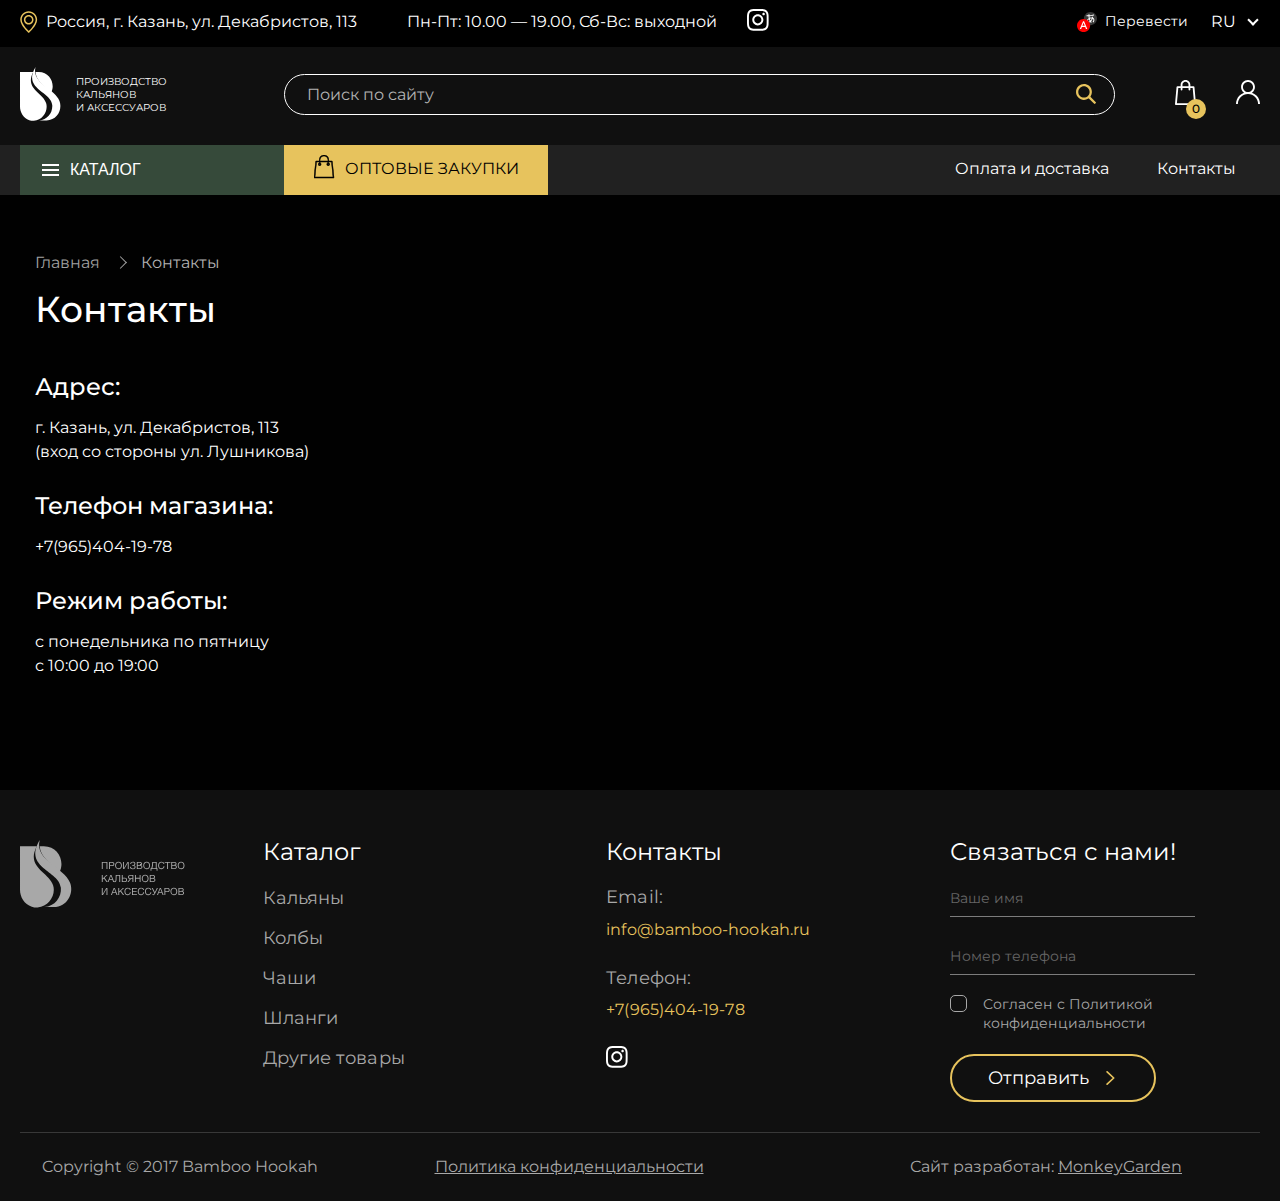
<file: contacts.html>
<!DOCTYPE html>
<html lang="ru">
	<head>
			<meta charset="UTF-8" />
			<title>Bamboo Hookah</title>
			<meta name="description" content="Bamboo Hookah">
			<meta name="keywords" content="Bamboo Hookah">
			<meta name="author" content="John Doe">
			<meta name="viewport" content="width=device-width, initial-scale=1.0, user-scalable=no" />
			<link rel="stylesheet" href="./styles/default.css" />
			<link rel="stylesheet" href="./styles/select2.min.css" />
			<link rel="stylesheet" href="https://unpkg.com/swiper/swiper-bundle.min.css" />
			<link rel="stylesheet" href="./styles/first-paint.css" />
			<link rel="stylesheet" href="./styles/styles.css" /> 
	</head>
	<body class="nome">
		<svg width="0" height="0" class="hidden">
  		<symbol xmlns="http://www.w3.org/2000/svg" fill="none" viewBox="0 0 21 24" id="button-cart">
    		<g fill="currentColor">
		      <path fill-rule="evenodd" d="M19.9929 22.4271 18.348 6.41594c-.0275-.25778-.2468-.45828-.4935-.45828h-3.0431v-.97385C14.8114 2.23412 12.673 0 10.0411 0 7.40926 0 5.27086 2.23412 5.27086 4.98381v.97385H2.14552c-.24673 0-.46606.2005-.49347.45828L.0071315 22.4271c-.0274153.1433.0274153.2865.1096615.401.082245.1146.219322.1719.356398.1719H19.5268c.1371 0 .2742-.0573.3564-.1719.0823-.1145.1371-.2577.1097-.401ZM14.5 9c.2812 0 .5.21875.5.5s-.2188.5-.5.5-.5-.21875-.5-.5.2188-.5.5-.5ZM10 1C7.7971 1 6 2.80233 6 5.01163V6h8v-.98837C14 2.80233 12.2029 1 10 1ZM5.5 9c.28125 0 .5.21875.5.5s-.21875.5-.5.5-.5-.21875-.5-.5.21875-.5.5-.5ZM2.53659 7 1 22h18L17.4634 7h-2.7988v.94646c.5488.20077.933.7457.933 1.37668 0 .80306-.6311 1.46276-1.3994 1.46276s-1.3994-.6597-1.3994-1.46276c0-.63098.3841-1.17591.9329-1.37668V7H6.15854v.94646c.54878.20077.93292.7457.93292 1.37668 0 .80306-.63109 1.46276-1.39939 1.46276-.76829 0-1.39939-.6597-1.39939-1.46276 0-.63098.38415-1.17591.93293-1.37668V7H2.53659Z" clip-rule="evenodd"></path>
		      <path d="m18.348 6.41594.2486-.02555-.0001-.00089-.2485.02644Zm1.6449 16.01116-.2487.0256.0011.0108.002.0107.2456-.0471ZM14.8114 5.95766h-.25v.25h.25v-.25Zm-9.54054 0v.25h.25v-.25h-.25Zm-3.61881.45828-.2486-.02644-.00009.00089.24869.02555ZM.0071315 22.4271l.2455415.0471.00204-.0107.00111-.0108-.2486915-.0256Zm.1096615.401-.2030897.1458.2030897-.1458ZM6 6h-.25v.25H6V6Zm8 0v.25h.25V6H14ZM1 22l-.248699-.0255-.028219.2755H1V22ZM2.53659 7v-.25h-.2257l-.023.22452L2.53659 7ZM19 22v.25h.2769l-.0282-.2755L19 22ZM17.4634 7l.2487-.02548-.023-.22452h-.2257V7Zm-2.7988 0v-.25h-.25V7h.25Zm0 .94646h-.25v.17475l.1641.06003.0859-.23478Zm-.9329 0 .0859.23478.1641-.06003v-.17475h-.25Zm0-.94646h.25v-.25h-.25V7ZM6.15854 7v-.25h-.25V7h.25Zm0 .94646h-.25v.17475l.1641.06003.0859-.23478Zm-.93293 0 .08589.23478.16411-.06003v-.17475h-.25Zm0-.94646h.25v-.25h-.25V7Zm12.87369-.55851 1.6449 16.01121.4974-.0511-1.645-16.01121-.4973.0511Zm-.2448-.23383c.1128 0 .2303.09794.2449.23472l.4971-.05288c-.0402-.37879-.3614-.68184-.742-.68184v.5Zm-3.0431 0h3.0431v-.5h-3.0431v.5Zm-.25-1.22385v.97385h.5v-.97385h-.5ZM10.0411.25c2.4836 0 4.5203 2.11176 4.5203 4.73381h.5c0-2.87733-2.2401-5.23381-5.0203-5.23381v.5ZM5.52086 4.98381C5.52086 2.36176 7.55753.25 10.0411.25v-.5c-2.78012 0-5.02024 2.35648-5.02024 5.23381h.5Zm0 .97385v-.97385h-.5v.97385h.5Zm-3.37534.25h3.12534v-.5H2.14552v.5Zm-.24487.23472c.01454-.13678.13203-.23472.24487-.23472v-.5c-.38063 0-.70179.30305-.74207.68184l.4972.05288ZM.255823 22.4527 1.90074 6.44149l-.49738-.0511L-.24156 22.4016l.497383.0511Zm.064059.2297c-.059929-.0835-.076963-.1573-.067209-.2082l-.491083-.0941c-.045077.2355.047551.4482.1521133.5938l.4061787-.2915Zm.153309.0676c-.071861 0-.126295-.03-.153309-.0676l-.4061787.2915c.1374778.1915.3571967.2761.5594877.2761v-.5Zm19.053609 0H.473191v.5H19.5268v-.5Zm.1533-.0676c-.027.0376-.0814.0676-.1533.0676v.5c.2023 0 .422-.0846.5595-.2761l-.4062-.2915Zm.0672-.2082c.0098.0509-.0073.1247-.0672.2082l.4062.2915c.1046-.1456.1972-.3583.1521-.5938l-.4911.0941ZM15.25 9.5c0-.41932-.3307-.75-.75-.75v.5c.1432 0 .25.10682.25.25h.5Zm-.75.75c.4193 0 .75-.33068.75-.75h-.5c0 .14318-.1068.25-.25.25v.5Zm-.75-.75c0 .41932.3307.75.75.75v-.5c-.1432 0-.25-.10682-.25-.25h-.5Zm.75-.75c-.4193 0-.75.33068-.75.75h.5c0-.14318.1068-.25.25-.25v-.5ZM6.25 5.01163C6.25 2.93971 7.93586 1.25 10 1.25v-.5c-2.34165 0-4.25 1.91494-4.25 4.26163h.5ZM6.25 6v-.98837h-.5V6h.5ZM14 5.75H6v.5h8v-.5Zm-.25-.73837V6h.5v-.98837h-.5ZM10 1.25c2.0641 0 3.75 1.68971 3.75 3.76163h.5C14.25 2.66494 12.3417.75 10 .75v.5ZM6.25 9.5c0-.41932-.33068-.75-.75-.75v.5c.14318 0 .25.10682.25.25h.5Zm-.75.75c.41932 0 .75-.33068.75-.75h-.5c0 .14318-.10682.25-.25.25v.5Zm-.75-.75c0 .41932.33068.75.75.75v-.5c-.14318 0-.25-.10682-.25-.25h-.5Zm.75-.75c-.41932 0-.75.33068-.75.75h.5c0-.14318.10682-.25.25-.25v-.5ZM1.2487 22.0255 2.78528 7.02548l-.49739-.05096L.751301 21.9745l.497399.051ZM19 21.75H1v.5h18v-.5ZM17.2147 7.02548l1.5366 15.00002.4974-.051-1.5366-14.99998-.4974.05096ZM14.6646 7.25h2.7988v-.5h-2.7988v.5Zm.25.69646V7h-.5v.94646h.5Zm.933 1.37668c0-.73217-.4463-1.37336-1.0971-1.61146l-.1718.46956c.4468.16344.7689.61211.7689 1.1419h.5Zm-1.6494 1.71276c.9166 0 1.6494-.7822 1.6494-1.71276h-.5c0 .67553-.5295 1.21276-1.1494 1.21276v.5Zm-1.6494-1.71276c0 .93056.7327 1.71276 1.6494 1.71276v-.5c-.6199 0-1.1494-.53723-1.1494-1.21276h-.5Zm1.097-1.61146c-.6508.2381-1.097.87929-1.097 1.61146h.5c0-.52979.3221-.97846.7688-1.1419l-.1718-.46956ZM13.4817 7v.94646h.5V7h-.5Zm-7.32316.25h7.57316v-.5H6.15854v.5Zm.25.69646V7h-.5v.94646h.5Zm.93292 1.37668c0-.73217-.44621-1.37336-1.09703-1.61146l-.17179.46956c.44674.16344.76882.61211.76882 1.1419h.5ZM5.69207 11.0359c.91668 0 1.64939-.7822 1.64939-1.71276h-.5c0 .67553-.52948 1.21276-1.14939 1.21276v.5ZM4.04268 9.32314c0 .93056.73272 1.71276 1.64939 1.71276v-.5c-.61991 0-1.14939-.53723-1.14939-1.21276h-.5Zm1.09704-1.61146c-.65083.2381-1.09704.87929-1.09704 1.61146h.5c0-.52979.32208-.97846.76882-1.1419l-.17178-.46956ZM4.97561 7v.94646h.5V7h-.5Zm-2.43902.25h2.68902v-.5H2.53659v.5Z"></path>
	    </g>
	  </symbol>
		<symbol fill="none" xmlns="http://www.w3.org/2000/svg" viewBox="0 0 9 17" id="arrow">
			<path d="M1 1L9 8.506L1 16" stroke="currentColor" stroke-width="2" stroke-linecap="round" stroke-linejoin="round"></path>
		</symbol>
	  <symbol fill="none" xmlns="http://www.w3.org/2000/svg" viewBox="0 0 11 7" id="arrow-down">
	    <path id="Stroke 1" d="M10.375 1L5.68375 6L1 1" stroke="currentColor" stroke-width="2" stroke-linecap="round" stroke-linejoin="round"></path>
	  </symbol>
	  <symbol fill="none" xmlns="http://www.w3.org/2000/svg" viewBox="0 0 16 16" id="remove">
	    <path d="m1.292 1.292 13.467 13.467M14.708 1.292 1.241 14.759" stroke="currentColor" stroke-linecap="square"></path>
	  </symbol>
	</svg>
		<header class="header">
			<div class="header-top desktop">
				<div class="container header-top-wrapper">
					<div class="header-info">
						<img class="marker" src="./assets/marker.svg" alt="Адрес">
						<p>Россия, г. Казань, ул. Декабристов, 113</p>
					</div>
					<div class="header-info">
						<p>Пн-Пт: 10.00 — 19.00, Сб-Вс: выходной</p>
					</div>
					<div class="header-info">
						<a href="">
							<svg xmlns="http://www.w3.org/2000/svg" width="22" height="22" fill="none">
								<path fill="#fff" d="M10.8135 1.95351c2.8885 0 3.2223.01457 4.369.05831 1.0596.04373 1.6256.21868 2.003.37904.508.2041.8709.43735 1.2483.81639.3774.37904.6096.7435.8128 1.25374.1452.37904.3194.96218.3774 2.01182.0581 1.1517.0581 1.487.0581 4.38809 0 2.9011-.0145 3.2364-.0581 4.3881-.0435 1.0642-.2177 1.6328-.3774 2.0118-.2032.5103-.4354.8747-.8128 1.2538-.3774.379-.7403.6123-1.2483.8164-.3774.1458-.9579.3207-2.003.379-1.1467.0583-1.4805.0583-4.369.0583-2.88841 0-3.22226-.0146-4.36893-.0583-1.05958-.0437-1.62566-.2187-2.00304-.379-.50802-.2041-.87089-.4374-1.24827-.8164-.37739-.3791-.60963-.7435-.81284-1.2538-.14514-.379-.31932-.9621-.37738-2.0118-.05806-1.1517-.05806-1.487-.05806-4.3881 0-2.90109.01452-3.23639.05806-4.38809.04355-1.06422.21772-1.63278.37738-2.01182.20321-.51024.43545-.8747.81284-1.25374.37738-.37904.74025-.61229 1.24827-.81639.37738-.14579.95797-.32073 2.00304-.37904 1.14667-.04374 1.48052-.05831 4.36893-.05831Zm0-1.95351C7.88154 0 7.50416.0145781 6.35748.0583133 5.21081.116627 4.42701.291568 3.7303.568558 3.01907.845547 2.40946 1.21001 1.81435 1.8223 1.21924 2.42002.841854 3.03231.566072 3.74665c-.261266.68519-.449959 1.487-.5080181 2.63869C-.0000053 7.53704 0 7.91607 0 10.8609c0 2.9449.0145095 3.3239.0580539 4.4756.0580591 1.1517.2322371 1.9389.5080181 2.6387.275782.7143.638658 1.3266 1.248278 1.9243.59511.5977 1.20472.9768 1.91595 1.2538.6822.2624 1.48051.4519 2.62718.5102 1.14668.0583 1.52406.0583 4.45602.0583 2.932 0 3.3094-.0146 4.4561-.0583 1.1466-.0583 1.9304-.2332 2.6272-.5102.7112-.277 1.3208-.6415 1.9159-1.2538.5951-.5977.9725-1.21 1.2483-1.9243.2613-.6852.4499-1.487.508-2.6387.0581-1.1517.0581-1.5307.0581-4.4756 0-2.94483-.0146-3.32386-.0581-4.47556-.0581-1.15169-.2322-1.93893-.508-2.63869-.2758-.71434-.6387-1.32663-1.2483-1.92435-.5951-.59771-1.2047-.976753-1.9159-1.253742-.6822-.262412-1.4806-.451931-2.6272-.5102447C14.1229.0145781 13.76 0 10.8135 0Z"/>
								<path fill="#fff" d="M10.8137 5.27734c-3.06262 0-5.54466 2.49291-5.54466 5.56896 0 3.076 2.48204 5.5689 5.54466 5.5689 3.0626 0 5.5447-2.4929 5.5447-5.5689 0-3.07605-2.4676-5.56896-5.5447-5.56896Zm0 9.19896c-1.98853 0-3.59968-1.6182-3.59968-3.6154 0-1.99727 1.61115-3.61547 3.59968-3.61547 1.9885 0 3.5997 1.6182 3.5997 3.61547 0 1.9972-1.6112 3.6154-3.5997 3.6154ZM16.5906 6.35619c.7135 0 1.2919-.5809 1.2919-1.29748s-.5784-1.29748-1.2919-1.29748c-.7134 0-1.2918.5809-1.2918 1.29748s.5784 1.29748 1.2918 1.29748Z"/>
							</svg>
						</a>
					</div>
					<div class="header-language">
						<div class="header-language-info">
							<img src="./assets/language.svg" alt="Перевести">
							<p>Перевести</p>
						</div>
						<select class="lang" name="lang-mobile">
							<option value="">Ru</option>
							<option value="">En</option>
						</select>
					</div>
				</div>
			</div>
			<div class="header-main">
				<div class="container header-main-wrapper">
					<a href="" class="logo">
						<img src="./assets/logo.svg" alt="ПРОИЗВОДСТВО КАЛЬЯНОВ И АКСЕССУАРОВ">
						<span>ПРОИЗВОДСТВО <br/> КАЛЬЯНОВ <br/> И АКСЕССУАРОВ</span>
					</a>
					<form action="" class="search-form">
						<!-- class="active" for input open search wrapper -->
						<input type="text" placeholder="Поиск по сайту">
						<div class="search-wrapper">
							<ul class="search-list">
								<li class="search-listitem">
									<a href="">
										<figure class="cart_item-image">
											<img src="./assets/hookah-1.png">
										</figure>
										<p class="cart_item-name">Колба «Bamboo Hookah»<br>«UFO» (серебро)</p>
										<span class="prices">
											<h5 class="product-price-new">5 990 ₽</h5>
											<strike class="product-price-old">8 990 ₽</strike>
										</span>
									</a>
								</li>
								<li class="search-listitem">
									<a href="">
										<figure class="cart_item-image">
											<img src="./assets/hookah-1.png">
										</figure>
										<p class="cart_item-name">Колба «Bamboo Hookah»<br>«UFO» (серебро)</p>
										<span class="prices">
											<h5 class="product-price-current">5 990 ₽</h5>
										</span>
									</a>
								</li>
								<li class="search-listitem">
									<a href="">
										<figure class="cart_item-image">
											<img src="./assets/hookah-1.png">
										</figure>
										<p class="cart_item-name">Колба «Bamboo Hookah»<br>«UFO» (серебро)</p>
										<span class="prices">
											<h5 class="product-price-new">5 990 ₽</h5>
											<strike class="product-price-old">8 990 ₽</strike>
										</span>
									</a>
								</li>
							</ul>
						</div>

						<button class="search-form-button">
							<svg xmlns="http://www.w3.org/2000/svg" width="24" height="24" fill="none">
								<mask id="a" width="20" height="20" x="2" y="2" maskUnits="userSpaceOnUse" style="mask-type:alpha">
									<path fill="#fff" fill-rule="evenodd" d="m21.8336 20.2158-5.1748-5.2131c-.1943-.1954-.2137-.4965-.0634-.7274 2.1217-3.2543 1.6268-7.72963-1.5034-10.40274-3.012-2.5714-7.59655-2.4834-10.51481.19542-3.3497 3.07483-3.43427 8.30852-.25257 11.49242 2.71312 2.7154 6.91248 3.0451 9.99648 1.0052.2314-.1532.5349-.1332.7303.0634l5.1634 5.2022c.2234.2246.5857.2252.8097.0012l.808-.8086c.2229-.2229.2234-.584.0011-.808ZM5.94061 13.9427c-2.20799-2.2097-2.20799-5.80505 0-8.01474 2.20798-2.20969 5.80049-2.21026 8.00849 0 2.208 2.20969 2.208 5.80504 0 8.01474-2.208 2.2097-5.80051 2.2097-8.00849 0Z" clip-rule="evenodd"/>
								</mask>
								<g mask="url(#a)">
									<path fill="#E7C35D" d="M0 0h24v24H0z"/>
								</g>
							</svg>	
						</button>
					</form>
					<ul class="user-controls">
						<li class="cart">
							<a href="">
								<img src="./assets/cart.svg" alt="">
								<span class="items">0</span>
							</a>
							<div class="cart_items-wrapper">
                <ul class="cart_list">
                  <li class="cart_list-item">
                  	<a href="">
											<figure class="cart_item-image">
												<img src="./assets/hookah-1.png">
											</figure>
											<p class="cart_item-name">Колба «Bamboo Hookah»<br>«UFO» (серебро)</p>
											<span class="prices">
												<h5 class="product-price-new">5 990 ₽</h5>
												<strike class="product-price-old">8 990 ₽</strike>
											</span>
										</a>
                    <button class="remove_list-item" title="Удалить из корзины">
                    	<svg class="icon">
											  <use xlink:href="#remove"></use>
											</svg>
                    </button>
                  </li>
                  <li class="cart_list-item">
                  	<a href="">
											<figure class="cart_item-image">
												<img src="./assets/hookah-1.png">
											</figure>
											<p class="cart_item-name">Колба «Bamboo Hookah»<br>«UFO» (серебро)</p>
											<span class="prices">
												<h5 class="product-price-current">5 990 ₽</h5>
											</span>
										</a>
                    <button class="remove_list-item"title="Удалить из корзины">
                    	<svg class="icon">
											  <use xlink:href="#remove"></use>
											</svg>
                    </button>
                  </li>
                  <li class="cart_list-item">
                  	<a href="">
											<figure class="cart_item-image">
												<img src="./assets/hookah-1.png">
											</figure>
											<p class="cart_item-name">Колба «Bamboo Hookah»<br>«UFO» (серебро)</p>
											<span class="prices">
												<h5 class="product-price-new">5 990 ₽</h5>
												<strike class="product-price-old">8 990 ₽</strike>
											</span>
										</a>
                    <button class="remove_list-item"title="Удалить из корзины">
                    	<svg class="icon">
											  <use xlink:href="#remove"></use>
											</svg>
                    </button>
                  </li>
                  <li class="cart_list-item">
                  	<a href="">
											<figure class="cart_item-image">
												<img src="./assets/hookah-1.png">
											</figure>
											<p class="cart_item-name">Колба «Bamboo Hookah»<br>«UFO» (серебро)</p>
											<span class="prices">
												<h5 class="product-price-current">5 990 ₽</h5>
											</span>
										</a>
                    <button class="remove_list-item" title="Удалить из корзины">
                    	<svg class="icon">
											  <use xlink:href="#remove"></use>
											</svg>
                    </button>
                  </li>
                  </li>
                </ul>
                <div class="cart-footer">
                  <div class="result">
                  	<p>Итого:</p>
                  	<h3>27 960 ₽</h3>
                  </div>
                	<a class="button go_to_cart" href="">Перейти в корзину</a>
                </div>
              </div>
						</li>
						<li>
							<a href="">
								<img src="./assets/user.svg" alt="">
							</a>
						</li>
					</div>
				</div>
			</div>
			<div class="header-navigation">
				<div class="container header-navigation-wrapper">
					<button id="menu" class="mobile-menu-button">
						<span class="burger"></span>
						МЕНЮ 
					</button>
					<div class="header-catalog">
						<button id="catalog" class="catalog-button">
							<span class="burger"></span>
							КАТАЛОГ 
						</button>
						<ul class="submenu">
							<li class="sticky">
								<button id="close-catalog" class="close-catalog-button">
									<span class="close"></span>
									ЗАКРЫТЬ КАТАЛОГ
								</button>
							</li>
							<li><a href="">Кальяны</a></li>
							<li><a href="">Колбы</a></li>
							<li><a href="">Мундштуки</a></li>
							<li><a href="">Аксессуары</a></li>
							<li><a href="">Чаши</a></li>
							<li><a href="">Сетки защитные</a></li>
							<li><a href="">Уголь</a></li>
							<li><a href="">Шланги</a></li>
							<li><a href="">Брендирование</a></li>
						</ul>
					</div>
					<nav class="header-menu">
						<button id="close-menu" class="close-mobile-menu-button sticky">
							<span class="close"></span>
							ЗАКРЫТЬ МЕНЮ 
						</button>
						<ul>
							<li class="header-yellow">
								<a href="">
									<svg xmlns="http://www.w3.org/2000/svg" width="21" height="24" fill="none">
										<g fill="currentColor">
											<path fill-rule="evenodd" d="M19.9929 22.4271 18.348 6.41594c-.0275-.25778-.2468-.45828-.4935-.45828h-3.0431v-.97385C14.8114 2.23412 12.673 0 10.0411 0 7.40926 0 5.27086 2.23412 5.27086 4.98381v.97385H2.14552c-.24673 0-.46606.2005-.49347.45828L.0071315 22.4271c-.0274153.1433.0274153.2865.1096615.401.082245.1146.219322.1719.356398.1719H19.5268c.1371 0 .2742-.0573.3564-.1719.0823-.1145.1371-.2577.1097-.401ZM14.5 9c.2812 0 .5.21875.5.5s-.2188.5-.5.5-.5-.21875-.5-.5.2188-.5.5-.5ZM10 1C7.7971 1 6 2.80233 6 5.01163V6h8v-.98837C14 2.80233 12.2029 1 10 1ZM5.5 9c.28125 0 .5.21875.5.5s-.21875.5-.5.5-.5-.21875-.5-.5.21875-.5.5-.5ZM2.53659 7 1 22h18L17.4634 7h-2.7988v.94646c.5488.20077.933.7457.933 1.37668 0 .80306-.6311 1.46276-1.3994 1.46276s-1.3994-.6597-1.3994-1.46276c0-.63098.3841-1.17591.9329-1.37668V7H6.15854v.94646c.54878.20077.93292.7457.93292 1.37668 0 .80306-.63109 1.46276-1.39939 1.46276-.76829 0-1.39939-.6597-1.39939-1.46276 0-.63098.38415-1.17591.93293-1.37668V7H2.53659Z" clip-rule="evenodd"/>
											<path d="m18.348 6.41594.2486-.02555-.0001-.00089-.2485.02644Zm1.6449 16.01116-.2487.0256.0011.0108.002.0107.2456-.0471ZM14.8114 5.95766h-.25v.25h.25v-.25Zm-9.54054 0v.25h.25v-.25h-.25Zm-3.61881.45828-.2486-.02644-.00009.00089.24869.02555ZM.0071315 22.4271l.2455415.0471.00204-.0107.00111-.0108-.2486915-.0256Zm.1096615.401-.2030897.1458.2030897-.1458ZM6 6h-.25v.25H6V6Zm8 0v.25h.25V6H14ZM1 22l-.248699-.0255-.028219.2755H1V22ZM2.53659 7v-.25h-.2257l-.023.22452L2.53659 7ZM19 22v.25h.2769l-.0282-.2755L19 22ZM17.4634 7l.2487-.02548-.023-.22452h-.2257V7Zm-2.7988 0v-.25h-.25V7h.25Zm0 .94646h-.25v.17475l.1641.06003.0859-.23478Zm-.9329 0 .0859.23478.1641-.06003v-.17475h-.25Zm0-.94646h.25v-.25h-.25V7ZM6.15854 7v-.25h-.25V7h.25Zm0 .94646h-.25v.17475l.1641.06003.0859-.23478Zm-.93293 0 .08589.23478.16411-.06003v-.17475h-.25Zm0-.94646h.25v-.25h-.25V7Zm12.87369-.55851 1.6449 16.01121.4974-.0511-1.645-16.01121-.4973.0511Zm-.2448-.23383c.1128 0 .2303.09794.2449.23472l.4971-.05288c-.0402-.37879-.3614-.68184-.742-.68184v.5Zm-3.0431 0h3.0431v-.5h-3.0431v.5Zm-.25-1.22385v.97385h.5v-.97385h-.5ZM10.0411.25c2.4836 0 4.5203 2.11176 4.5203 4.73381h.5c0-2.87733-2.2401-5.23381-5.0203-5.23381v.5ZM5.52086 4.98381C5.52086 2.36176 7.55753.25 10.0411.25v-.5c-2.78012 0-5.02024 2.35648-5.02024 5.23381h.5Zm0 .97385v-.97385h-.5v.97385h.5Zm-3.37534.25h3.12534v-.5H2.14552v.5Zm-.24487.23472c.01454-.13678.13203-.23472.24487-.23472v-.5c-.38063 0-.70179.30305-.74207.68184l.4972.05288ZM.255823 22.4527 1.90074 6.44149l-.49738-.0511L-.24156 22.4016l.497383.0511Zm.064059.2297c-.059929-.0835-.076963-.1573-.067209-.2082l-.491083-.0941c-.045077.2355.047551.4482.1521133.5938l.4061787-.2915Zm.153309.0676c-.071861 0-.126295-.03-.153309-.0676l-.4061787.2915c.1374778.1915.3571967.2761.5594877.2761v-.5Zm19.053609 0H.473191v.5H19.5268v-.5Zm.1533-.0676c-.027.0376-.0814.0676-.1533.0676v.5c.2023 0 .422-.0846.5595-.2761l-.4062-.2915Zm.0672-.2082c.0098.0509-.0073.1247-.0672.2082l.4062.2915c.1046-.1456.1972-.3583.1521-.5938l-.4911.0941ZM15.25 9.5c0-.41932-.3307-.75-.75-.75v.5c.1432 0 .25.10682.25.25h.5Zm-.75.75c.4193 0 .75-.33068.75-.75h-.5c0 .14318-.1068.25-.25.25v.5Zm-.75-.75c0 .41932.3307.75.75.75v-.5c-.1432 0-.25-.10682-.25-.25h-.5Zm.75-.75c-.4193 0-.75.33068-.75.75h.5c0-.14318.1068-.25.25-.25v-.5ZM6.25 5.01163C6.25 2.93971 7.93586 1.25 10 1.25v-.5c-2.34165 0-4.25 1.91494-4.25 4.26163h.5ZM6.25 6v-.98837h-.5V6h.5ZM14 5.75H6v.5h8v-.5Zm-.25-.73837V6h.5v-.98837h-.5ZM10 1.25c2.0641 0 3.75 1.68971 3.75 3.76163h.5C14.25 2.66494 12.3417.75 10 .75v.5ZM6.25 9.5c0-.41932-.33068-.75-.75-.75v.5c.14318 0 .25.10682.25.25h.5Zm-.75.75c.41932 0 .75-.33068.75-.75h-.5c0 .14318-.10682.25-.25.25v.5Zm-.75-.75c0 .41932.33068.75.75.75v-.5c-.14318 0-.25-.10682-.25-.25h-.5Zm.75-.75c-.41932 0-.75.33068-.75.75h.5c0-.14318.10682-.25.25-.25v-.5ZM1.2487 22.0255 2.78528 7.02548l-.49739-.05096L.751301 21.9745l.497399.051ZM19 21.75H1v.5h18v-.5ZM17.2147 7.02548l1.5366 15.00002.4974-.051-1.5366-14.99998-.4974.05096ZM14.6646 7.25h2.7988v-.5h-2.7988v.5Zm.25.69646V7h-.5v.94646h.5Zm.933 1.37668c0-.73217-.4463-1.37336-1.0971-1.61146l-.1718.46956c.4468.16344.7689.61211.7689 1.1419h.5Zm-1.6494 1.71276c.9166 0 1.6494-.7822 1.6494-1.71276h-.5c0 .67553-.5295 1.21276-1.1494 1.21276v.5Zm-1.6494-1.71276c0 .93056.7327 1.71276 1.6494 1.71276v-.5c-.6199 0-1.1494-.53723-1.1494-1.21276h-.5Zm1.097-1.61146c-.6508.2381-1.097.87929-1.097 1.61146h.5c0-.52979.3221-.97846.7688-1.1419l-.1718-.46956ZM13.4817 7v.94646h.5V7h-.5Zm-7.32316.25h7.57316v-.5H6.15854v.5Zm.25.69646V7h-.5v.94646h.5Zm.93292 1.37668c0-.73217-.44621-1.37336-1.09703-1.61146l-.17179.46956c.44674.16344.76882.61211.76882 1.1419h.5ZM5.69207 11.0359c.91668 0 1.64939-.7822 1.64939-1.71276h-.5c0 .67553-.52948 1.21276-1.14939 1.21276v.5ZM4.04268 9.32314c0 .93056.73272 1.71276 1.64939 1.71276v-.5c-.61991 0-1.14939-.53723-1.14939-1.21276h-.5Zm1.09704-1.61146c-.65083.2381-1.09704.87929-1.09704 1.61146h.5c0-.52979.32208-.97846.76882-1.1419l-.17178-.46956ZM4.97561 7v.94646h.5V7h-.5Zm-2.43902.25h2.68902v-.5H2.53659v.5Z"/>
										</g>
									</svg>
									ОПТОВЫЕ ЗАКУПКИ
								</a>
							</li>
							<li>
								<a href="">Оплата и доставка</a>
							</li>
							<li>
								<a href="">Контакты</a>
							</li>
							<li class="header-top mobile">
								<div class="header-top-wrapper">
									<div class="header-info">
										<p>Россия, г. Казань, ул. Декабристов, 113</p>
									</div>
									<div class="header-info">
										<p>Пн-Пт: 10.00 — 19.00, Сб-Вс: выходной</p>
									</div>
									<div class="header-info">
										<div class="header-language">
											<div class="header-language-info">
												<img src="./assets/language.svg" alt="Перевести">
												<p>Перевести</p>
											</div>
											<select class="lang" name="lang-mobile">
												<option value="">Ru</option>
												<option value="">En</option>
											</select>
										</div>
										<a class="instagram" href="">
											<svg xmlns="http://www.w3.org/2000/svg" width="22" height="22" fill="none">
												<path fill="#fff" d="M10.8135 1.95351c2.8885 0 3.2223.01457 4.369.05831 1.0596.04373 1.6256.21868 2.003.37904.508.2041.8709.43735 1.2483.81639.3774.37904.6096.7435.8128 1.25374.1452.37904.3194.96218.3774 2.01182.0581 1.1517.0581 1.487.0581 4.38809 0 2.9011-.0145 3.2364-.0581 4.3881-.0435 1.0642-.2177 1.6328-.3774 2.0118-.2032.5103-.4354.8747-.8128 1.2538-.3774.379-.7403.6123-1.2483.8164-.3774.1458-.9579.3207-2.003.379-1.1467.0583-1.4805.0583-4.369.0583-2.88841 0-3.22226-.0146-4.36893-.0583-1.05958-.0437-1.62566-.2187-2.00304-.379-.50802-.2041-.87089-.4374-1.24827-.8164-.37739-.3791-.60963-.7435-.81284-1.2538-.14514-.379-.31932-.9621-.37738-2.0118-.05806-1.1517-.05806-1.487-.05806-4.3881 0-2.90109.01452-3.23639.05806-4.38809.04355-1.06422.21772-1.63278.37738-2.01182.20321-.51024.43545-.8747.81284-1.25374.37738-.37904.74025-.61229 1.24827-.81639.37738-.14579.95797-.32073 2.00304-.37904 1.14667-.04374 1.48052-.05831 4.36893-.05831Zm0-1.95351C7.88154 0 7.50416.0145781 6.35748.0583133 5.21081.116627 4.42701.291568 3.7303.568558 3.01907.845547 2.40946 1.21001 1.81435 1.8223 1.21924 2.42002.841854 3.03231.566072 3.74665c-.261266.68519-.449959 1.487-.5080181 2.63869C-.0000053 7.53704 0 7.91607 0 10.8609c0 2.9449.0145095 3.3239.0580539 4.4756.0580591 1.1517.2322371 1.9389.5080181 2.6387.275782.7143.638658 1.3266 1.248278 1.9243.59511.5977 1.20472.9768 1.91595 1.2538.6822.2624 1.48051.4519 2.62718.5102 1.14668.0583 1.52406.0583 4.45602.0583 2.932 0 3.3094-.0146 4.4561-.0583 1.1466-.0583 1.9304-.2332 2.6272-.5102.7112-.277 1.3208-.6415 1.9159-1.2538.5951-.5977.9725-1.21 1.2483-1.9243.2613-.6852.4499-1.487.508-2.6387.0581-1.1517.0581-1.5307.0581-4.4756 0-2.94483-.0146-3.32386-.0581-4.47556-.0581-1.15169-.2322-1.93893-.508-2.63869-.2758-.71434-.6387-1.32663-1.2483-1.92435-.5951-.59771-1.2047-.976753-1.9159-1.253742-.6822-.262412-1.4806-.451931-2.6272-.5102447C14.1229.0145781 13.76 0 10.8135 0Z"/>
												<path fill="#fff" d="M10.8137 5.27734c-3.06262 0-5.54466 2.49291-5.54466 5.56896 0 3.076 2.48204 5.5689 5.54466 5.5689 3.0626 0 5.5447-2.4929 5.5447-5.5689 0-3.07605-2.4676-5.56896-5.5447-5.56896Zm0 9.19896c-1.98853 0-3.59968-1.6182-3.59968-3.6154 0-1.99727 1.61115-3.61547 3.59968-3.61547 1.9885 0 3.5997 1.6182 3.5997 3.61547 0 1.9972-1.6112 3.6154-3.5997 3.6154ZM16.5906 6.35619c.7135 0 1.2919-.5809 1.2919-1.29748s-.5784-1.29748-1.2919-1.29748c-.7134 0-1.2918.5809-1.2918 1.29748s.5784 1.29748 1.2918 1.29748Z"/>
											</svg>
										</a>
									</div>
									
								</div>
							</div>
						</ul>
					</div>
				</div>
			</div>
		</header>

		<main class="home-main">
			<div class="contacts-wrapper">
				<div class="container contacts">
					<div class="breadcrumbs">
						<ul class="breadcrumbs-list">
							<li class="breadcrumbs-item">
								<a href="">Главная</a>
							</li>
							<li class="breadcrumbs-item">
								<p>Контакты</p>
							</li>
						</ul>
						<h1 class="page-name">Контакты</h1>
					</div>
				</div>
			</div>

			<div class="contacts-block">
				<div class="container contacts-block-wrapper">
					<div class="contacts-info">
						<h4>Адрес:</h4>
						<p>г. Казань, ул. Декабристов, 113 <br/> (вход со стороны ул. Лушникова)</p>
						<h4>Телефон магазина:</h4>
						<p>+7(965)404-19-78</p>
						<h4>Режим работы:</h4>
						<p>с понедельника по пятницу <br/> с 10:00 до 19:00</p>
					</div>
					<div id="map" class="map"></div>
				</div>
			</div>

		</main>

		<footer class="footer">
			<div class="container">
				<div class="footer-top">
					<a href="" class="footer-logo">
						<img src="./assets/footer-logo.svg" alt="">
					</a>
					<div class="footer-catalog">
						<h3 class="footer-title">Каталог</h3>
						<ul class="footer-menu">
							<li><a href="">Кальяны</a></li>
							<li><a href="">Колбы</a></li>
							<li><a href="">Чаши</a></li>
							<li><a href="">Шланги</a></li>
							<li><a href="">Другие товары</a></li>
						</ul>
					</div>
					<div class="footer-contacts">
						<h3 class="footer-title">Контакты</h3>
						<div class="contact-block">
							<p>Email:</p>
							<a href="mailto:info@bamboo-hookah.ru">info@bamboo-hookah.ru</a>
						</div>
						<div class="contact-block">
							<p>Телефон:</p>
							<a href="tel:+79654041978">+7(965)404-19-78</a>
						</div>
						<div class="contact-block">
							<a href="">
								<svg xmlns="http://www.w3.org/2000/svg" width="22" height="22" fill="none">
								<path fill="#fff" d="M10.8135 1.95351c2.8885 0 3.2223.01457 4.369.05831 1.0596.04373 1.6256.21868 2.003.37904.508.2041.8709.43735 1.2483.81639.3774.37904.6096.7435.8128 1.25374.1452.37904.3194.96218.3774 2.01182.0581 1.1517.0581 1.487.0581 4.38809 0 2.9011-.0145 3.2364-.0581 4.3881-.0435 1.0642-.2177 1.6328-.3774 2.0118-.2032.5103-.4354.8747-.8128 1.2538-.3774.379-.7403.6123-1.2483.8164-.3774.1458-.9579.3207-2.003.379-1.1467.0583-1.4805.0583-4.369.0583-2.88841 0-3.22226-.0146-4.36893-.0583-1.05958-.0437-1.62566-.2187-2.00304-.379-.50802-.2041-.87089-.4374-1.24827-.8164-.37739-.3791-.60963-.7435-.81284-1.2538-.14514-.379-.31932-.9621-.37738-2.0118-.05806-1.1517-.05806-1.487-.05806-4.3881 0-2.90109.01452-3.23639.05806-4.38809.04355-1.06422.21772-1.63278.37738-2.01182.20321-.51024.43545-.8747.81284-1.25374.37738-.37904.74025-.61229 1.24827-.81639.37738-.14579.95797-.32073 2.00304-.37904 1.14667-.04374 1.48052-.05831 4.36893-.05831Zm0-1.95351C7.88154 0 7.50416.0145781 6.35748.0583133 5.21081.116627 4.42701.291568 3.7303.568558 3.01907.845547 2.40946 1.21001 1.81435 1.8223 1.21924 2.42002.841854 3.03231.566072 3.74665c-.261266.68519-.449959 1.487-.5080181 2.63869C-.0000053 7.53704 0 7.91607 0 10.8609c0 2.9449.0145095 3.3239.0580539 4.4756.0580591 1.1517.2322371 1.9389.5080181 2.6387.275782.7143.638658 1.3266 1.248278 1.9243.59511.5977 1.20472.9768 1.91595 1.2538.6822.2624 1.48051.4519 2.62718.5102 1.14668.0583 1.52406.0583 4.45602.0583 2.932 0 3.3094-.0146 4.4561-.0583 1.1466-.0583 1.9304-.2332 2.6272-.5102.7112-.277 1.3208-.6415 1.9159-1.2538.5951-.5977.9725-1.21 1.2483-1.9243.2613-.6852.4499-1.487.508-2.6387.0581-1.1517.0581-1.5307.0581-4.4756 0-2.94483-.0146-3.32386-.0581-4.47556-.0581-1.15169-.2322-1.93893-.508-2.63869-.2758-.71434-.6387-1.32663-1.2483-1.92435-.5951-.59771-1.2047-.976753-1.9159-1.253742-.6822-.262412-1.4806-.451931-2.6272-.5102447C14.1229.0145781 13.76 0 10.8135 0Z"/>
								<path fill="#fff" d="M10.8137 5.27734c-3.06262 0-5.54466 2.49291-5.54466 5.56896 0 3.076 2.48204 5.5689 5.54466 5.5689 3.0626 0 5.5447-2.4929 5.5447-5.5689 0-3.07605-2.4676-5.56896-5.5447-5.56896Zm0 9.19896c-1.98853 0-3.59968-1.6182-3.59968-3.6154 0-1.99727 1.61115-3.61547 3.59968-3.61547 1.9885 0 3.5997 1.6182 3.5997 3.61547 0 1.9972-1.6112 3.6154-3.5997 3.6154ZM16.5906 6.35619c.7135 0 1.2919-.5809 1.2919-1.29748s-.5784-1.29748-1.2919-1.29748c-.7134 0-1.2918.5809-1.2918 1.29748s.5784 1.29748 1.2918 1.29748Z"/>
							</svg>
							</a>
						</div>
					</div>
					<div class="footer-form">
						<h3 class="footer-title">Связаться с нами!</h3>
						<form action="">
							<div>
								<input type="text" name="name" placeholder="Ваше имя">
							</div>
							<div>
								<input type="phone" name="phone" placeholder="Номер телефона" required>
							</div>
							<div class="label-block">
								<input type="checkbox" id="privacy" name="privacy" required>
								<label for="privacy"> 
									<p>Согласен с Политикой конфиденциальности</p>
								</label>
							</div>
							<div>
								<button class="button" type="submit">
									Отправить
									<svg width="8" height="15" class="icon">
									  <use xlink:href="#arrow"></use>
									</svg>
								</button>
							</div>
						</form>
					</div>
				</div>
				<div class="copyright">
					<p class="copyright-text">Copyright © 2017 Bamboo Hookah</p>
					<a href="" class="copyright-link">Политика конфиденциальности</a>
					<p class="copyright-text develop">Сайт разработан: <a href="">MonkeyGarden</a></p>
				</div>
			</div>
		</footer>

		<script src="https://api-maps.yandex.ru/2.1/?lang=ru_RU" type="text/javascript"></script>
		<script src="./scripts/ts-select2.min.js"></script>
		<script src="https://unpkg.com/swiper/swiper-bundle.min.js"></script>
		<script src="./scripts/index.js"></script>

	</body>
</html>
</file>
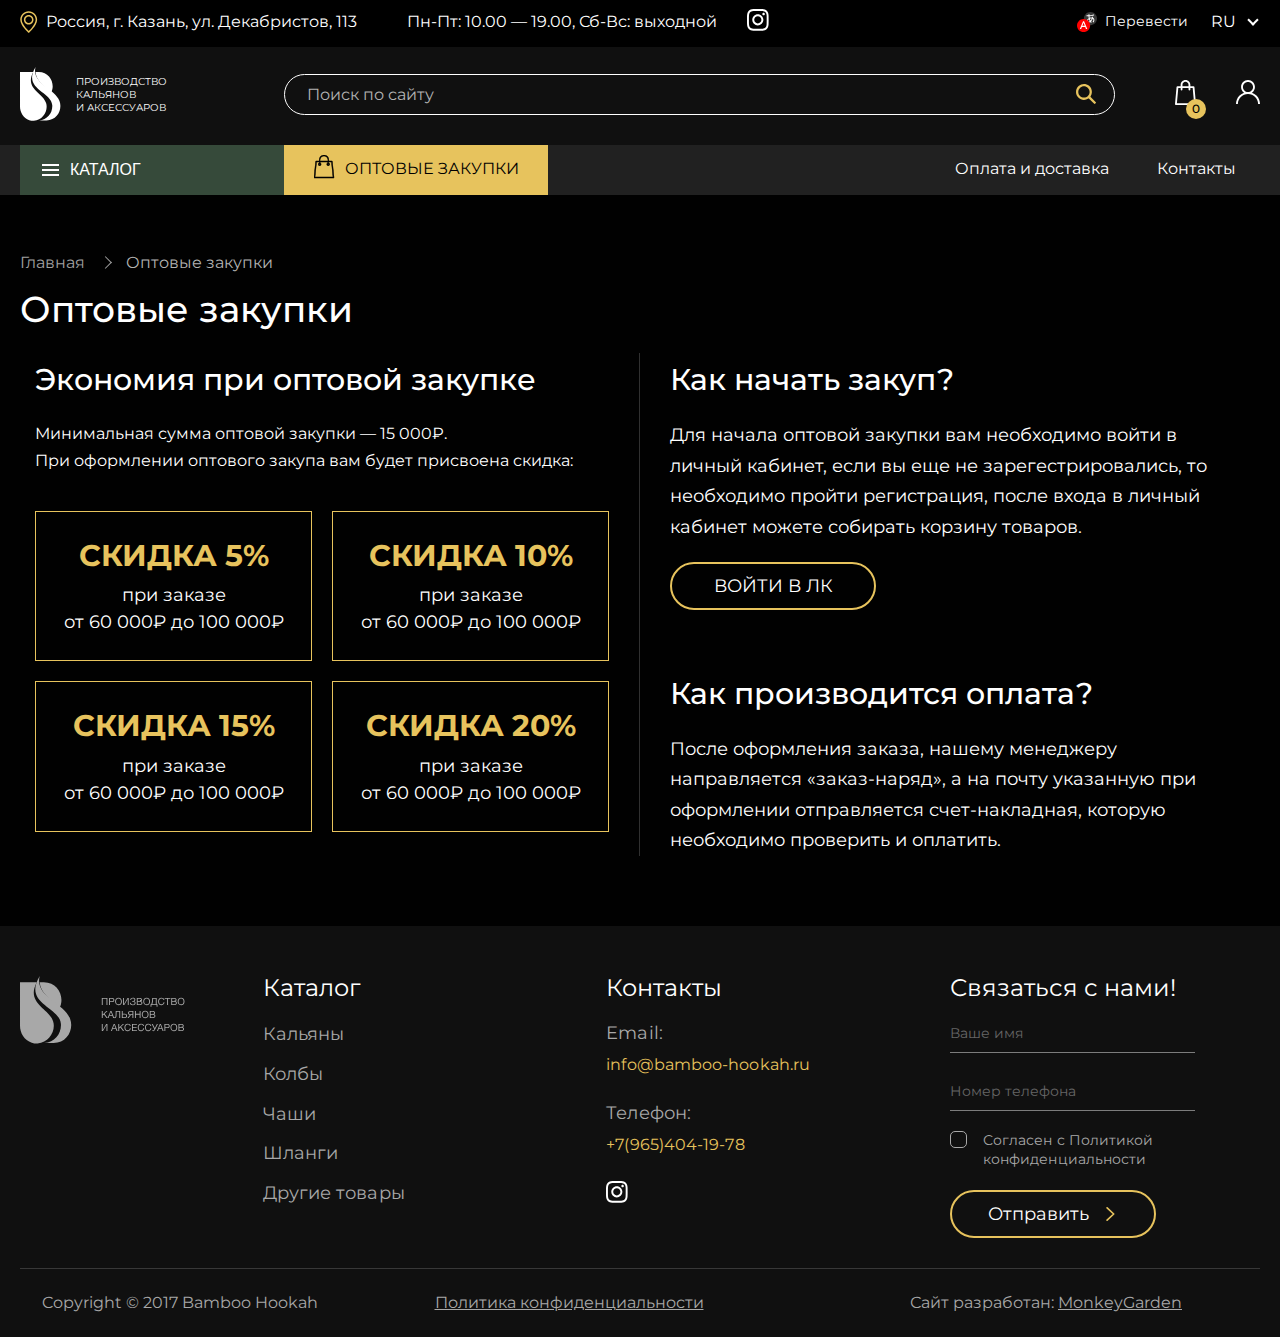
<file: wholesale.html>
<!DOCTYPE html>
<html lang="ru">
	<head>
			<meta charset="UTF-8" />
			<title>Bamboo Hookah</title>
			<meta name="description" content="Bamboo Hookah">
			<meta name="keywords" content="Bamboo Hookah">
			<meta name="author" content="John Doe">
			<meta name="viewport" content="width=device-width, initial-scale=1.0, user-scalable=no" />
			<link rel="stylesheet" href="./styles/default.css" />
			<link rel="stylesheet" href="./styles/select2.min.css" />
			<link rel="stylesheet" href="https://unpkg.com/swiper/swiper-bundle.min.css" />
			<link rel="stylesheet" href="./styles/first-paint.css" />
			<link rel="stylesheet" href="./styles/styles.css" /> 
	</head>
	<body class="nome">
		<svg width="0" height="0" class="hidden">
  		<symbol xmlns="http://www.w3.org/2000/svg" fill="none" viewBox="0 0 21 24" id="button-cart">
    		<g fill="currentColor">
		      <path fill-rule="evenodd" d="M19.9929 22.4271 18.348 6.41594c-.0275-.25778-.2468-.45828-.4935-.45828h-3.0431v-.97385C14.8114 2.23412 12.673 0 10.0411 0 7.40926 0 5.27086 2.23412 5.27086 4.98381v.97385H2.14552c-.24673 0-.46606.2005-.49347.45828L.0071315 22.4271c-.0274153.1433.0274153.2865.1096615.401.082245.1146.219322.1719.356398.1719H19.5268c.1371 0 .2742-.0573.3564-.1719.0823-.1145.1371-.2577.1097-.401ZM14.5 9c.2812 0 .5.21875.5.5s-.2188.5-.5.5-.5-.21875-.5-.5.2188-.5.5-.5ZM10 1C7.7971 1 6 2.80233 6 5.01163V6h8v-.98837C14 2.80233 12.2029 1 10 1ZM5.5 9c.28125 0 .5.21875.5.5s-.21875.5-.5.5-.5-.21875-.5-.5.21875-.5.5-.5ZM2.53659 7 1 22h18L17.4634 7h-2.7988v.94646c.5488.20077.933.7457.933 1.37668 0 .80306-.6311 1.46276-1.3994 1.46276s-1.3994-.6597-1.3994-1.46276c0-.63098.3841-1.17591.9329-1.37668V7H6.15854v.94646c.54878.20077.93292.7457.93292 1.37668 0 .80306-.63109 1.46276-1.39939 1.46276-.76829 0-1.39939-.6597-1.39939-1.46276 0-.63098.38415-1.17591.93293-1.37668V7H2.53659Z" clip-rule="evenodd"></path>
		      <path d="m18.348 6.41594.2486-.02555-.0001-.00089-.2485.02644Zm1.6449 16.01116-.2487.0256.0011.0108.002.0107.2456-.0471ZM14.8114 5.95766h-.25v.25h.25v-.25Zm-9.54054 0v.25h.25v-.25h-.25Zm-3.61881.45828-.2486-.02644-.00009.00089.24869.02555ZM.0071315 22.4271l.2455415.0471.00204-.0107.00111-.0108-.2486915-.0256Zm.1096615.401-.2030897.1458.2030897-.1458ZM6 6h-.25v.25H6V6Zm8 0v.25h.25V6H14ZM1 22l-.248699-.0255-.028219.2755H1V22ZM2.53659 7v-.25h-.2257l-.023.22452L2.53659 7ZM19 22v.25h.2769l-.0282-.2755L19 22ZM17.4634 7l.2487-.02548-.023-.22452h-.2257V7Zm-2.7988 0v-.25h-.25V7h.25Zm0 .94646h-.25v.17475l.1641.06003.0859-.23478Zm-.9329 0 .0859.23478.1641-.06003v-.17475h-.25Zm0-.94646h.25v-.25h-.25V7ZM6.15854 7v-.25h-.25V7h.25Zm0 .94646h-.25v.17475l.1641.06003.0859-.23478Zm-.93293 0 .08589.23478.16411-.06003v-.17475h-.25Zm0-.94646h.25v-.25h-.25V7Zm12.87369-.55851 1.6449 16.01121.4974-.0511-1.645-16.01121-.4973.0511Zm-.2448-.23383c.1128 0 .2303.09794.2449.23472l.4971-.05288c-.0402-.37879-.3614-.68184-.742-.68184v.5Zm-3.0431 0h3.0431v-.5h-3.0431v.5Zm-.25-1.22385v.97385h.5v-.97385h-.5ZM10.0411.25c2.4836 0 4.5203 2.11176 4.5203 4.73381h.5c0-2.87733-2.2401-5.23381-5.0203-5.23381v.5ZM5.52086 4.98381C5.52086 2.36176 7.55753.25 10.0411.25v-.5c-2.78012 0-5.02024 2.35648-5.02024 5.23381h.5Zm0 .97385v-.97385h-.5v.97385h.5Zm-3.37534.25h3.12534v-.5H2.14552v.5Zm-.24487.23472c.01454-.13678.13203-.23472.24487-.23472v-.5c-.38063 0-.70179.30305-.74207.68184l.4972.05288ZM.255823 22.4527 1.90074 6.44149l-.49738-.0511L-.24156 22.4016l.497383.0511Zm.064059.2297c-.059929-.0835-.076963-.1573-.067209-.2082l-.491083-.0941c-.045077.2355.047551.4482.1521133.5938l.4061787-.2915Zm.153309.0676c-.071861 0-.126295-.03-.153309-.0676l-.4061787.2915c.1374778.1915.3571967.2761.5594877.2761v-.5Zm19.053609 0H.473191v.5H19.5268v-.5Zm.1533-.0676c-.027.0376-.0814.0676-.1533.0676v.5c.2023 0 .422-.0846.5595-.2761l-.4062-.2915Zm.0672-.2082c.0098.0509-.0073.1247-.0672.2082l.4062.2915c.1046-.1456.1972-.3583.1521-.5938l-.4911.0941ZM15.25 9.5c0-.41932-.3307-.75-.75-.75v.5c.1432 0 .25.10682.25.25h.5Zm-.75.75c.4193 0 .75-.33068.75-.75h-.5c0 .14318-.1068.25-.25.25v.5Zm-.75-.75c0 .41932.3307.75.75.75v-.5c-.1432 0-.25-.10682-.25-.25h-.5Zm.75-.75c-.4193 0-.75.33068-.75.75h.5c0-.14318.1068-.25.25-.25v-.5ZM6.25 5.01163C6.25 2.93971 7.93586 1.25 10 1.25v-.5c-2.34165 0-4.25 1.91494-4.25 4.26163h.5ZM6.25 6v-.98837h-.5V6h.5ZM14 5.75H6v.5h8v-.5Zm-.25-.73837V6h.5v-.98837h-.5ZM10 1.25c2.0641 0 3.75 1.68971 3.75 3.76163h.5C14.25 2.66494 12.3417.75 10 .75v.5ZM6.25 9.5c0-.41932-.33068-.75-.75-.75v.5c.14318 0 .25.10682.25.25h.5Zm-.75.75c.41932 0 .75-.33068.75-.75h-.5c0 .14318-.10682.25-.25.25v.5Zm-.75-.75c0 .41932.33068.75.75.75v-.5c-.14318 0-.25-.10682-.25-.25h-.5Zm.75-.75c-.41932 0-.75.33068-.75.75h.5c0-.14318.10682-.25.25-.25v-.5ZM1.2487 22.0255 2.78528 7.02548l-.49739-.05096L.751301 21.9745l.497399.051ZM19 21.75H1v.5h18v-.5ZM17.2147 7.02548l1.5366 15.00002.4974-.051-1.5366-14.99998-.4974.05096ZM14.6646 7.25h2.7988v-.5h-2.7988v.5Zm.25.69646V7h-.5v.94646h.5Zm.933 1.37668c0-.73217-.4463-1.37336-1.0971-1.61146l-.1718.46956c.4468.16344.7689.61211.7689 1.1419h.5Zm-1.6494 1.71276c.9166 0 1.6494-.7822 1.6494-1.71276h-.5c0 .67553-.5295 1.21276-1.1494 1.21276v.5Zm-1.6494-1.71276c0 .93056.7327 1.71276 1.6494 1.71276v-.5c-.6199 0-1.1494-.53723-1.1494-1.21276h-.5Zm1.097-1.61146c-.6508.2381-1.097.87929-1.097 1.61146h.5c0-.52979.3221-.97846.7688-1.1419l-.1718-.46956ZM13.4817 7v.94646h.5V7h-.5Zm-7.32316.25h7.57316v-.5H6.15854v.5Zm.25.69646V7h-.5v.94646h.5Zm.93292 1.37668c0-.73217-.44621-1.37336-1.09703-1.61146l-.17179.46956c.44674.16344.76882.61211.76882 1.1419h.5ZM5.69207 11.0359c.91668 0 1.64939-.7822 1.64939-1.71276h-.5c0 .67553-.52948 1.21276-1.14939 1.21276v.5ZM4.04268 9.32314c0 .93056.73272 1.71276 1.64939 1.71276v-.5c-.61991 0-1.14939-.53723-1.14939-1.21276h-.5Zm1.09704-1.61146c-.65083.2381-1.09704.87929-1.09704 1.61146h.5c0-.52979.32208-.97846.76882-1.1419l-.17178-.46956ZM4.97561 7v.94646h.5V7h-.5Zm-2.43902.25h2.68902v-.5H2.53659v.5Z"></path>
	    </g>
	  </symbol>
		<symbol fill="none" xmlns="http://www.w3.org/2000/svg" viewBox="0 0 9 17" id="arrow">
			<path d="M1 1L9 8.506L1 16" stroke="currentColor" stroke-width="2" stroke-linecap="round" stroke-linejoin="round"></path>
		</symbol>
	  <symbol fill="none" xmlns="http://www.w3.org/2000/svg" viewBox="0 0 11 7" id="arrow-down">
	    <path id="Stroke 1" d="M10.375 1L5.68375 6L1 1" stroke="currentColor" stroke-width="2" stroke-linecap="round" stroke-linejoin="round"></path>
	  </symbol>
	  <symbol fill="none" xmlns="http://www.w3.org/2000/svg" viewBox="0 0 16 16" id="remove">
	    <path d="m1.292 1.292 13.467 13.467M14.708 1.292 1.241 14.759" stroke="currentColor" stroke-linecap="square"></path>
	  </symbol>
	</svg>
		<header class="header">
			<div class="header-top desktop">
				<div class="container header-top-wrapper">
					<div class="header-info">
						<img class="marker" src="./assets/marker.svg" alt="Адрес">
						<p>Россия, г. Казань, ул. Декабристов, 113</p>
					</div>
					<div class="header-info">
						<p>Пн-Пт: 10.00 — 19.00, Сб-Вс: выходной</p>
					</div>
					<div class="header-info">
						<a href="">
							<svg xmlns="http://www.w3.org/2000/svg" width="22" height="22" fill="none">
								<path fill="#fff" d="M10.8135 1.95351c2.8885 0 3.2223.01457 4.369.05831 1.0596.04373 1.6256.21868 2.003.37904.508.2041.8709.43735 1.2483.81639.3774.37904.6096.7435.8128 1.25374.1452.37904.3194.96218.3774 2.01182.0581 1.1517.0581 1.487.0581 4.38809 0 2.9011-.0145 3.2364-.0581 4.3881-.0435 1.0642-.2177 1.6328-.3774 2.0118-.2032.5103-.4354.8747-.8128 1.2538-.3774.379-.7403.6123-1.2483.8164-.3774.1458-.9579.3207-2.003.379-1.1467.0583-1.4805.0583-4.369.0583-2.88841 0-3.22226-.0146-4.36893-.0583-1.05958-.0437-1.62566-.2187-2.00304-.379-.50802-.2041-.87089-.4374-1.24827-.8164-.37739-.3791-.60963-.7435-.81284-1.2538-.14514-.379-.31932-.9621-.37738-2.0118-.05806-1.1517-.05806-1.487-.05806-4.3881 0-2.90109.01452-3.23639.05806-4.38809.04355-1.06422.21772-1.63278.37738-2.01182.20321-.51024.43545-.8747.81284-1.25374.37738-.37904.74025-.61229 1.24827-.81639.37738-.14579.95797-.32073 2.00304-.37904 1.14667-.04374 1.48052-.05831 4.36893-.05831Zm0-1.95351C7.88154 0 7.50416.0145781 6.35748.0583133 5.21081.116627 4.42701.291568 3.7303.568558 3.01907.845547 2.40946 1.21001 1.81435 1.8223 1.21924 2.42002.841854 3.03231.566072 3.74665c-.261266.68519-.449959 1.487-.5080181 2.63869C-.0000053 7.53704 0 7.91607 0 10.8609c0 2.9449.0145095 3.3239.0580539 4.4756.0580591 1.1517.2322371 1.9389.5080181 2.6387.275782.7143.638658 1.3266 1.248278 1.9243.59511.5977 1.20472.9768 1.91595 1.2538.6822.2624 1.48051.4519 2.62718.5102 1.14668.0583 1.52406.0583 4.45602.0583 2.932 0 3.3094-.0146 4.4561-.0583 1.1466-.0583 1.9304-.2332 2.6272-.5102.7112-.277 1.3208-.6415 1.9159-1.2538.5951-.5977.9725-1.21 1.2483-1.9243.2613-.6852.4499-1.487.508-2.6387.0581-1.1517.0581-1.5307.0581-4.4756 0-2.94483-.0146-3.32386-.0581-4.47556-.0581-1.15169-.2322-1.93893-.508-2.63869-.2758-.71434-.6387-1.32663-1.2483-1.92435-.5951-.59771-1.2047-.976753-1.9159-1.253742-.6822-.262412-1.4806-.451931-2.6272-.5102447C14.1229.0145781 13.76 0 10.8135 0Z"/>
								<path fill="#fff" d="M10.8137 5.27734c-3.06262 0-5.54466 2.49291-5.54466 5.56896 0 3.076 2.48204 5.5689 5.54466 5.5689 3.0626 0 5.5447-2.4929 5.5447-5.5689 0-3.07605-2.4676-5.56896-5.5447-5.56896Zm0 9.19896c-1.98853 0-3.59968-1.6182-3.59968-3.6154 0-1.99727 1.61115-3.61547 3.59968-3.61547 1.9885 0 3.5997 1.6182 3.5997 3.61547 0 1.9972-1.6112 3.6154-3.5997 3.6154ZM16.5906 6.35619c.7135 0 1.2919-.5809 1.2919-1.29748s-.5784-1.29748-1.2919-1.29748c-.7134 0-1.2918.5809-1.2918 1.29748s.5784 1.29748 1.2918 1.29748Z"/>
							</svg>
						</a>
					</div>
					<div class="header-language">
						<div class="header-language-info">
							<img src="./assets/language.svg" alt="Перевести">
							<p>Перевести</p>
						</div>
						<select class="lang" name="lang-mobile">
							<option value="">Ru</option>
							<option value="">En</option>
						</select>
					</div>
				</div>
			</div>
			<div class="header-main">
				<div class="container header-main-wrapper">
					<a href="" class="logo">
						<img src="./assets/logo.svg" alt="ПРОИЗВОДСТВО КАЛЬЯНОВ И АКСЕССУАРОВ">
						<span>ПРОИЗВОДСТВО <br/> КАЛЬЯНОВ <br/> И АКСЕССУАРОВ</span>
					</a>
					<form action="" class="search-form">
						<!-- class="active" for input open search wrapper -->
						<input type="text" placeholder="Поиск по сайту">
						<div class="search-wrapper">
							<ul class="search-list">
								<li class="search-listitem">
									<a href="">
										<figure class="cart_item-image">
											<img src="./assets/hookah-1.png">
										</figure>
										<p class="cart_item-name">Колба «Bamboo Hookah»<br>«UFO» (серебро)</p>
										<span class="prices">
											<h5 class="product-price-new">5 990 ₽</h5>
											<strike class="product-price-old">8 990 ₽</strike>
										</span>
									</a>
								</li>
								<li class="search-listitem">
									<a href="">
										<figure class="cart_item-image">
											<img src="./assets/hookah-1.png">
										</figure>
										<p class="cart_item-name">Колба «Bamboo Hookah»<br>«UFO» (серебро)</p>
										<span class="prices">
											<h5 class="product-price-current">5 990 ₽</h5>
										</span>
									</a>
								</li>
								<li class="search-listitem">
									<a href="">
										<figure class="cart_item-image">
											<img src="./assets/hookah-1.png">
										</figure>
										<p class="cart_item-name">Колба «Bamboo Hookah»<br>«UFO» (серебро)</p>
										<span class="prices">
											<h5 class="product-price-new">5 990 ₽</h5>
											<strike class="product-price-old">8 990 ₽</strike>
										</span>
									</a>
								</li>
							</ul>
						</div>

						<button class="search-form-button">
							<svg xmlns="http://www.w3.org/2000/svg" width="24" height="24" fill="none">
								<mask id="a" width="20" height="20" x="2" y="2" maskUnits="userSpaceOnUse" style="mask-type:alpha">
									<path fill="#fff" fill-rule="evenodd" d="m21.8336 20.2158-5.1748-5.2131c-.1943-.1954-.2137-.4965-.0634-.7274 2.1217-3.2543 1.6268-7.72963-1.5034-10.40274-3.012-2.5714-7.59655-2.4834-10.51481.19542-3.3497 3.07483-3.43427 8.30852-.25257 11.49242 2.71312 2.7154 6.91248 3.0451 9.99648 1.0052.2314-.1532.5349-.1332.7303.0634l5.1634 5.2022c.2234.2246.5857.2252.8097.0012l.808-.8086c.2229-.2229.2234-.584.0011-.808ZM5.94061 13.9427c-2.20799-2.2097-2.20799-5.80505 0-8.01474 2.20798-2.20969 5.80049-2.21026 8.00849 0 2.208 2.20969 2.208 5.80504 0 8.01474-2.208 2.2097-5.80051 2.2097-8.00849 0Z" clip-rule="evenodd"/>
								</mask>
								<g mask="url(#a)">
									<path fill="#E7C35D" d="M0 0h24v24H0z"/>
								</g>
							</svg>	
						</button>
					</form>
					<ul class="user-controls">
						<li class="cart">
							<a href="">
								<img src="./assets/cart.svg" alt="">
								<span class="items">0</span>
							</a>
							<div class="cart_items-wrapper">
                <ul class="cart_list">
                  <li class="cart_list-item">
                  	<a href="">
											<figure class="cart_item-image">
												<img src="./assets/hookah-1.png">
											</figure>
											<p class="cart_item-name">Колба «Bamboo Hookah»<br>«UFO» (серебро)</p>
											<span class="prices">
												<h5 class="product-price-new">5 990 ₽</h5>
												<strike class="product-price-old">8 990 ₽</strike>
											</span>
										</a>
                    <button class="remove_list-item" title="Удалить из корзины">
                    	<svg class="icon">
											  <use xlink:href="#remove"></use>
											</svg>
                    </button>
                  </li>
                  <li class="cart_list-item">
                  	<a href="">
											<figure class="cart_item-image">
												<img src="./assets/hookah-1.png">
											</figure>
											<p class="cart_item-name">Колба «Bamboo Hookah»<br>«UFO» (серебро)</p>
											<span class="prices">
												<h5 class="product-price-current">5 990 ₽</h5>
											</span>
										</a>
                    <button class="remove_list-item"title="Удалить из корзины">
                    	<svg class="icon">
											  <use xlink:href="#remove"></use>
											</svg>
                    </button>
                  </li>
                  <li class="cart_list-item">
                  	<a href="">
											<figure class="cart_item-image">
												<img src="./assets/hookah-1.png">
											</figure>
											<p class="cart_item-name">Колба «Bamboo Hookah»<br>«UFO» (серебро)</p>
											<span class="prices">
												<h5 class="product-price-new">5 990 ₽</h5>
												<strike class="product-price-old">8 990 ₽</strike>
											</span>
										</a>
                    <button class="remove_list-item"title="Удалить из корзины">
                    	<svg class="icon">
											  <use xlink:href="#remove"></use>
											</svg>
                    </button>
                  </li>
                  <li class="cart_list-item">
                  	<a href="">
											<figure class="cart_item-image">
												<img src="./assets/hookah-1.png">
											</figure>
											<p class="cart_item-name">Колба «Bamboo Hookah»<br>«UFO» (серебро)</p>
											<span class="prices">
												<h5 class="product-price-current">5 990 ₽</h5>
											</span>
										</a>
                    <button class="remove_list-item" title="Удалить из корзины">
                    	<svg class="icon">
											  <use xlink:href="#remove"></use>
											</svg>
                    </button>
                  </li>
                  </li>
                </ul>
                <div class="cart-footer">
                  <div class="result">
                  	<p>Итого:</p>
                  	<h3>27 960 ₽</h3>
                  </div>
                	<a class="button go_to_cart" href="">Перейти в корзину</a>
                </div>
              </div>
						</li>
						<li>
							<a href="">
								<img src="./assets/user.svg" alt="">
							</a>
						</li>
					</div>
				</div>
			</div>
			<div class="header-navigation">
				<div class="container header-navigation-wrapper">
					<button id="menu" class="mobile-menu-button">
						<span class="burger"></span>
						МЕНЮ 
					</button>
					<div class="header-catalog">
						<button id="catalog" class="catalog-button">
							<span class="burger"></span>
							КАТАЛОГ 
						</button>
						<ul class="submenu">
							<li class="sticky">
								<button id="close-catalog" class="close-catalog-button">
									<span class="close"></span>
									ЗАКРЫТЬ КАТАЛОГ
								</button>
							</li>
							<li><a href="">Кальяны</a></li>
							<li><a href="">Колбы</a></li>
							<li><a href="">Мундштуки</a></li>
							<li><a href="">Аксессуары</a></li>
							<li><a href="">Чаши</a></li>
							<li><a href="">Сетки защитные</a></li>
							<li><a href="">Уголь</a></li>
							<li><a href="">Шланги</a></li>
							<li><a href="">Брендирование</a></li>
						</ul>
					</div>
					<nav class="header-menu">
						<button id="close-menu" class="close-mobile-menu-button sticky">
							<span class="close"></span>
							ЗАКРЫТЬ МЕНЮ 
						</button>
						<ul>
							<li class="header-yellow">
								<a href="">
									<svg xmlns="http://www.w3.org/2000/svg" width="21" height="24" fill="none">
										<g fill="currentColor">
											<path fill-rule="evenodd" d="M19.9929 22.4271 18.348 6.41594c-.0275-.25778-.2468-.45828-.4935-.45828h-3.0431v-.97385C14.8114 2.23412 12.673 0 10.0411 0 7.40926 0 5.27086 2.23412 5.27086 4.98381v.97385H2.14552c-.24673 0-.46606.2005-.49347.45828L.0071315 22.4271c-.0274153.1433.0274153.2865.1096615.401.082245.1146.219322.1719.356398.1719H19.5268c.1371 0 .2742-.0573.3564-.1719.0823-.1145.1371-.2577.1097-.401ZM14.5 9c.2812 0 .5.21875.5.5s-.2188.5-.5.5-.5-.21875-.5-.5.2188-.5.5-.5ZM10 1C7.7971 1 6 2.80233 6 5.01163V6h8v-.98837C14 2.80233 12.2029 1 10 1ZM5.5 9c.28125 0 .5.21875.5.5s-.21875.5-.5.5-.5-.21875-.5-.5.21875-.5.5-.5ZM2.53659 7 1 22h18L17.4634 7h-2.7988v.94646c.5488.20077.933.7457.933 1.37668 0 .80306-.6311 1.46276-1.3994 1.46276s-1.3994-.6597-1.3994-1.46276c0-.63098.3841-1.17591.9329-1.37668V7H6.15854v.94646c.54878.20077.93292.7457.93292 1.37668 0 .80306-.63109 1.46276-1.39939 1.46276-.76829 0-1.39939-.6597-1.39939-1.46276 0-.63098.38415-1.17591.93293-1.37668V7H2.53659Z" clip-rule="evenodd"/>
											<path d="m18.348 6.41594.2486-.02555-.0001-.00089-.2485.02644Zm1.6449 16.01116-.2487.0256.0011.0108.002.0107.2456-.0471ZM14.8114 5.95766h-.25v.25h.25v-.25Zm-9.54054 0v.25h.25v-.25h-.25Zm-3.61881.45828-.2486-.02644-.00009.00089.24869.02555ZM.0071315 22.4271l.2455415.0471.00204-.0107.00111-.0108-.2486915-.0256Zm.1096615.401-.2030897.1458.2030897-.1458ZM6 6h-.25v.25H6V6Zm8 0v.25h.25V6H14ZM1 22l-.248699-.0255-.028219.2755H1V22ZM2.53659 7v-.25h-.2257l-.023.22452L2.53659 7ZM19 22v.25h.2769l-.0282-.2755L19 22ZM17.4634 7l.2487-.02548-.023-.22452h-.2257V7Zm-2.7988 0v-.25h-.25V7h.25Zm0 .94646h-.25v.17475l.1641.06003.0859-.23478Zm-.9329 0 .0859.23478.1641-.06003v-.17475h-.25Zm0-.94646h.25v-.25h-.25V7ZM6.15854 7v-.25h-.25V7h.25Zm0 .94646h-.25v.17475l.1641.06003.0859-.23478Zm-.93293 0 .08589.23478.16411-.06003v-.17475h-.25Zm0-.94646h.25v-.25h-.25V7Zm12.87369-.55851 1.6449 16.01121.4974-.0511-1.645-16.01121-.4973.0511Zm-.2448-.23383c.1128 0 .2303.09794.2449.23472l.4971-.05288c-.0402-.37879-.3614-.68184-.742-.68184v.5Zm-3.0431 0h3.0431v-.5h-3.0431v.5Zm-.25-1.22385v.97385h.5v-.97385h-.5ZM10.0411.25c2.4836 0 4.5203 2.11176 4.5203 4.73381h.5c0-2.87733-2.2401-5.23381-5.0203-5.23381v.5ZM5.52086 4.98381C5.52086 2.36176 7.55753.25 10.0411.25v-.5c-2.78012 0-5.02024 2.35648-5.02024 5.23381h.5Zm0 .97385v-.97385h-.5v.97385h.5Zm-3.37534.25h3.12534v-.5H2.14552v.5Zm-.24487.23472c.01454-.13678.13203-.23472.24487-.23472v-.5c-.38063 0-.70179.30305-.74207.68184l.4972.05288ZM.255823 22.4527 1.90074 6.44149l-.49738-.0511L-.24156 22.4016l.497383.0511Zm.064059.2297c-.059929-.0835-.076963-.1573-.067209-.2082l-.491083-.0941c-.045077.2355.047551.4482.1521133.5938l.4061787-.2915Zm.153309.0676c-.071861 0-.126295-.03-.153309-.0676l-.4061787.2915c.1374778.1915.3571967.2761.5594877.2761v-.5Zm19.053609 0H.473191v.5H19.5268v-.5Zm.1533-.0676c-.027.0376-.0814.0676-.1533.0676v.5c.2023 0 .422-.0846.5595-.2761l-.4062-.2915Zm.0672-.2082c.0098.0509-.0073.1247-.0672.2082l.4062.2915c.1046-.1456.1972-.3583.1521-.5938l-.4911.0941ZM15.25 9.5c0-.41932-.3307-.75-.75-.75v.5c.1432 0 .25.10682.25.25h.5Zm-.75.75c.4193 0 .75-.33068.75-.75h-.5c0 .14318-.1068.25-.25.25v.5Zm-.75-.75c0 .41932.3307.75.75.75v-.5c-.1432 0-.25-.10682-.25-.25h-.5Zm.75-.75c-.4193 0-.75.33068-.75.75h.5c0-.14318.1068-.25.25-.25v-.5ZM6.25 5.01163C6.25 2.93971 7.93586 1.25 10 1.25v-.5c-2.34165 0-4.25 1.91494-4.25 4.26163h.5ZM6.25 6v-.98837h-.5V6h.5ZM14 5.75H6v.5h8v-.5Zm-.25-.73837V6h.5v-.98837h-.5ZM10 1.25c2.0641 0 3.75 1.68971 3.75 3.76163h.5C14.25 2.66494 12.3417.75 10 .75v.5ZM6.25 9.5c0-.41932-.33068-.75-.75-.75v.5c.14318 0 .25.10682.25.25h.5Zm-.75.75c.41932 0 .75-.33068.75-.75h-.5c0 .14318-.10682.25-.25.25v.5Zm-.75-.75c0 .41932.33068.75.75.75v-.5c-.14318 0-.25-.10682-.25-.25h-.5Zm.75-.75c-.41932 0-.75.33068-.75.75h.5c0-.14318.10682-.25.25-.25v-.5ZM1.2487 22.0255 2.78528 7.02548l-.49739-.05096L.751301 21.9745l.497399.051ZM19 21.75H1v.5h18v-.5ZM17.2147 7.02548l1.5366 15.00002.4974-.051-1.5366-14.99998-.4974.05096ZM14.6646 7.25h2.7988v-.5h-2.7988v.5Zm.25.69646V7h-.5v.94646h.5Zm.933 1.37668c0-.73217-.4463-1.37336-1.0971-1.61146l-.1718.46956c.4468.16344.7689.61211.7689 1.1419h.5Zm-1.6494 1.71276c.9166 0 1.6494-.7822 1.6494-1.71276h-.5c0 .67553-.5295 1.21276-1.1494 1.21276v.5Zm-1.6494-1.71276c0 .93056.7327 1.71276 1.6494 1.71276v-.5c-.6199 0-1.1494-.53723-1.1494-1.21276h-.5Zm1.097-1.61146c-.6508.2381-1.097.87929-1.097 1.61146h.5c0-.52979.3221-.97846.7688-1.1419l-.1718-.46956ZM13.4817 7v.94646h.5V7h-.5Zm-7.32316.25h7.57316v-.5H6.15854v.5Zm.25.69646V7h-.5v.94646h.5Zm.93292 1.37668c0-.73217-.44621-1.37336-1.09703-1.61146l-.17179.46956c.44674.16344.76882.61211.76882 1.1419h.5ZM5.69207 11.0359c.91668 0 1.64939-.7822 1.64939-1.71276h-.5c0 .67553-.52948 1.21276-1.14939 1.21276v.5ZM4.04268 9.32314c0 .93056.73272 1.71276 1.64939 1.71276v-.5c-.61991 0-1.14939-.53723-1.14939-1.21276h-.5Zm1.09704-1.61146c-.65083.2381-1.09704.87929-1.09704 1.61146h.5c0-.52979.32208-.97846.76882-1.1419l-.17178-.46956ZM4.97561 7v.94646h.5V7h-.5Zm-2.43902.25h2.68902v-.5H2.53659v.5Z"/>
										</g>
									</svg>
									ОПТОВЫЕ ЗАКУПКИ
								</a>
							</li>
							<li>
								<a href="">Оплата и доставка</a>
							</li>
							<li>
								<a href="">Контакты</a>
							</li>
							<li class="header-top mobile">
								<div class="header-top-wrapper">
									<div class="header-info">
										<p>Россия, г. Казань, ул. Декабристов, 113</p>
									</div>
									<div class="header-info">
										<p>Пн-Пт: 10.00 — 19.00, Сб-Вс: выходной</p>
									</div>
									<div class="header-info">
										<div class="header-language">
											<div class="header-language-info">
												<img src="./assets/language.svg" alt="Перевести">
												<p>Перевести</p>
											</div>
											<select class="lang" name="lang-mobile">
												<option value="">Ru</option>
												<option value="">En</option>
											</select>
										</div>
										<a class="instagram" href="">
											<svg xmlns="http://www.w3.org/2000/svg" width="22" height="22" fill="none">
												<path fill="#fff" d="M10.8135 1.95351c2.8885 0 3.2223.01457 4.369.05831 1.0596.04373 1.6256.21868 2.003.37904.508.2041.8709.43735 1.2483.81639.3774.37904.6096.7435.8128 1.25374.1452.37904.3194.96218.3774 2.01182.0581 1.1517.0581 1.487.0581 4.38809 0 2.9011-.0145 3.2364-.0581 4.3881-.0435 1.0642-.2177 1.6328-.3774 2.0118-.2032.5103-.4354.8747-.8128 1.2538-.3774.379-.7403.6123-1.2483.8164-.3774.1458-.9579.3207-2.003.379-1.1467.0583-1.4805.0583-4.369.0583-2.88841 0-3.22226-.0146-4.36893-.0583-1.05958-.0437-1.62566-.2187-2.00304-.379-.50802-.2041-.87089-.4374-1.24827-.8164-.37739-.3791-.60963-.7435-.81284-1.2538-.14514-.379-.31932-.9621-.37738-2.0118-.05806-1.1517-.05806-1.487-.05806-4.3881 0-2.90109.01452-3.23639.05806-4.38809.04355-1.06422.21772-1.63278.37738-2.01182.20321-.51024.43545-.8747.81284-1.25374.37738-.37904.74025-.61229 1.24827-.81639.37738-.14579.95797-.32073 2.00304-.37904 1.14667-.04374 1.48052-.05831 4.36893-.05831Zm0-1.95351C7.88154 0 7.50416.0145781 6.35748.0583133 5.21081.116627 4.42701.291568 3.7303.568558 3.01907.845547 2.40946 1.21001 1.81435 1.8223 1.21924 2.42002.841854 3.03231.566072 3.74665c-.261266.68519-.449959 1.487-.5080181 2.63869C-.0000053 7.53704 0 7.91607 0 10.8609c0 2.9449.0145095 3.3239.0580539 4.4756.0580591 1.1517.2322371 1.9389.5080181 2.6387.275782.7143.638658 1.3266 1.248278 1.9243.59511.5977 1.20472.9768 1.91595 1.2538.6822.2624 1.48051.4519 2.62718.5102 1.14668.0583 1.52406.0583 4.45602.0583 2.932 0 3.3094-.0146 4.4561-.0583 1.1466-.0583 1.9304-.2332 2.6272-.5102.7112-.277 1.3208-.6415 1.9159-1.2538.5951-.5977.9725-1.21 1.2483-1.9243.2613-.6852.4499-1.487.508-2.6387.0581-1.1517.0581-1.5307.0581-4.4756 0-2.94483-.0146-3.32386-.0581-4.47556-.0581-1.15169-.2322-1.93893-.508-2.63869-.2758-.71434-.6387-1.32663-1.2483-1.92435-.5951-.59771-1.2047-.976753-1.9159-1.253742-.6822-.262412-1.4806-.451931-2.6272-.5102447C14.1229.0145781 13.76 0 10.8135 0Z"/>
												<path fill="#fff" d="M10.8137 5.27734c-3.06262 0-5.54466 2.49291-5.54466 5.56896 0 3.076 2.48204 5.5689 5.54466 5.5689 3.0626 0 5.5447-2.4929 5.5447-5.5689 0-3.07605-2.4676-5.56896-5.5447-5.56896Zm0 9.19896c-1.98853 0-3.59968-1.6182-3.59968-3.6154 0-1.99727 1.61115-3.61547 3.59968-3.61547 1.9885 0 3.5997 1.6182 3.5997 3.61547 0 1.9972-1.6112 3.6154-3.5997 3.6154ZM16.5906 6.35619c.7135 0 1.2919-.5809 1.2919-1.29748s-.5784-1.29748-1.2919-1.29748c-.7134 0-1.2918.5809-1.2918 1.29748s.5784 1.29748 1.2918 1.29748Z"/>
											</svg>
										</a>
									</div>
									
								</div>
							</div>
						</ul>
					</div>
				</div>
			</div>
		</header>

		<main class="home-main">
			<div class="wholesale-wrapper">
				<div class="container wholesale">
					<div class="breadcrumbs">
						<ul class="breadcrumbs-list">
							<li class="breadcrumbs-item">
								<a href="">Главная</a>
							</li>
							<li class="breadcrumbs-item">
								<p>Оптовые закупки</p>
							</li>
						</ul>
						<h1 class="page-name">Оптовые закупки</h1>
					</div>
				</div>
			</div>

			<div class="wholesale-info">
				<div class="container">
					<div class="wholesale-wrapper">
						<div class="economy">
							<h3 class="economy-title">Экономия при оптовой закупке</h3>
							<p class="economy-description">Минимальная сумма оптовой закупки — 15 000₽. <br/> При оформлении оптового закупа вам будет присвоена скидка:</p>
							<div class="economy-tiles">
								<div class="economy-tile-wrapper">
									<div class="economy-tile">
										<h3 class="economy-tile-title">
											СКИДКА 5%
										</h3>
										<p>при заказе <br/>от 60 000₽ до 100 000₽ </p>
									</div>
								</div>
								<div class="economy-tile-wrapper">
									<div class="economy-tile">
										<h3 class="economy-tile-title">
											СКИДКА 10%
										</h3>
										<p>при заказе <br/>от 60 000₽ до 100 000₽ </p>
									</div>
								</div>
								<div class="economy-tile-wrapper">
									<div class="economy-tile">
										<h3 class="economy-tile-title">
											СКИДКА 15%
										</h3>
										<p>при заказе <br/>от 60 000₽ до 100 000₽ </p>
									</div>
								</div>
								<div class="economy-tile-wrapper">
									<div class="economy-tile">
										<h3 class="economy-tile-title">
											СКИДКА 20%
										</h3>
										<p>при заказе <br/>от 60 000₽ до 100 000₽ </p>
									</div>
								</div>
							</div>
						</div>
						<div class="how-to-buy">
							<h3 class="how-to-buy-title">Как начать закуп?</h3>
							<p>Для начала оптовой закупки вам необходимо войти в личный кабинет, если вы еще не зарегестрировались, то необходимо пройти регистрация, после входа в личный кабинет можете  собирать корзину товаров.</p>
							<a href="" class="button">ВОЙТИ В ЛК</a>
							<h3 class="how-to-buy-title">Как производится оплата?</h3>
							<p>После оформления заказа, нашему менеджеру направляется «заказ-наряд», а на почту указанную при оформлении отправляется счет-накладная, которую необходимо проверить и оплатить.</p>
						</div>
					</div>
				</div>
			</div>
		</main>

		<footer class="footer">
			<div class="container">
				<div class="footer-top">
					<a href="" class="footer-logo">
						<img src="./assets/footer-logo.svg" alt="">
					</a>
					<div class="footer-catalog">
						<h3 class="footer-title">Каталог</h3>
						<ul class="footer-menu">
							<li><a href="">Кальяны</a></li>
							<li><a href="">Колбы</a></li>
							<li><a href="">Чаши</a></li>
							<li><a href="">Шланги</a></li>
							<li><a href="">Другие товары</a></li>
						</ul>
					</div>
					<div class="footer-contacts">
						<h3 class="footer-title">Контакты</h3>
						<div class="contact-block">
							<p>Email:</p>
							<a href="mailto:info@bamboo-hookah.ru">info@bamboo-hookah.ru</a>
						</div>
						<div class="contact-block">
							<p>Телефон:</p>
							<a href="tel:+79654041978">+7(965)404-19-78</a>
						</div>
						<div class="contact-block">
							<a href="">
								<svg xmlns="http://www.w3.org/2000/svg" width="22" height="22" fill="none">
								<path fill="#fff" d="M10.8135 1.95351c2.8885 0 3.2223.01457 4.369.05831 1.0596.04373 1.6256.21868 2.003.37904.508.2041.8709.43735 1.2483.81639.3774.37904.6096.7435.8128 1.25374.1452.37904.3194.96218.3774 2.01182.0581 1.1517.0581 1.487.0581 4.38809 0 2.9011-.0145 3.2364-.0581 4.3881-.0435 1.0642-.2177 1.6328-.3774 2.0118-.2032.5103-.4354.8747-.8128 1.2538-.3774.379-.7403.6123-1.2483.8164-.3774.1458-.9579.3207-2.003.379-1.1467.0583-1.4805.0583-4.369.0583-2.88841 0-3.22226-.0146-4.36893-.0583-1.05958-.0437-1.62566-.2187-2.00304-.379-.50802-.2041-.87089-.4374-1.24827-.8164-.37739-.3791-.60963-.7435-.81284-1.2538-.14514-.379-.31932-.9621-.37738-2.0118-.05806-1.1517-.05806-1.487-.05806-4.3881 0-2.90109.01452-3.23639.05806-4.38809.04355-1.06422.21772-1.63278.37738-2.01182.20321-.51024.43545-.8747.81284-1.25374.37738-.37904.74025-.61229 1.24827-.81639.37738-.14579.95797-.32073 2.00304-.37904 1.14667-.04374 1.48052-.05831 4.36893-.05831Zm0-1.95351C7.88154 0 7.50416.0145781 6.35748.0583133 5.21081.116627 4.42701.291568 3.7303.568558 3.01907.845547 2.40946 1.21001 1.81435 1.8223 1.21924 2.42002.841854 3.03231.566072 3.74665c-.261266.68519-.449959 1.487-.5080181 2.63869C-.0000053 7.53704 0 7.91607 0 10.8609c0 2.9449.0145095 3.3239.0580539 4.4756.0580591 1.1517.2322371 1.9389.5080181 2.6387.275782.7143.638658 1.3266 1.248278 1.9243.59511.5977 1.20472.9768 1.91595 1.2538.6822.2624 1.48051.4519 2.62718.5102 1.14668.0583 1.52406.0583 4.45602.0583 2.932 0 3.3094-.0146 4.4561-.0583 1.1466-.0583 1.9304-.2332 2.6272-.5102.7112-.277 1.3208-.6415 1.9159-1.2538.5951-.5977.9725-1.21 1.2483-1.9243.2613-.6852.4499-1.487.508-2.6387.0581-1.1517.0581-1.5307.0581-4.4756 0-2.94483-.0146-3.32386-.0581-4.47556-.0581-1.15169-.2322-1.93893-.508-2.63869-.2758-.71434-.6387-1.32663-1.2483-1.92435-.5951-.59771-1.2047-.976753-1.9159-1.253742-.6822-.262412-1.4806-.451931-2.6272-.5102447C14.1229.0145781 13.76 0 10.8135 0Z"/>
								<path fill="#fff" d="M10.8137 5.27734c-3.06262 0-5.54466 2.49291-5.54466 5.56896 0 3.076 2.48204 5.5689 5.54466 5.5689 3.0626 0 5.5447-2.4929 5.5447-5.5689 0-3.07605-2.4676-5.56896-5.5447-5.56896Zm0 9.19896c-1.98853 0-3.59968-1.6182-3.59968-3.6154 0-1.99727 1.61115-3.61547 3.59968-3.61547 1.9885 0 3.5997 1.6182 3.5997 3.61547 0 1.9972-1.6112 3.6154-3.5997 3.6154ZM16.5906 6.35619c.7135 0 1.2919-.5809 1.2919-1.29748s-.5784-1.29748-1.2919-1.29748c-.7134 0-1.2918.5809-1.2918 1.29748s.5784 1.29748 1.2918 1.29748Z"/>
							</svg>
							</a>
						</div>
					</div>
					<div class="footer-form">
						<h3 class="footer-title">Связаться с нами!</h3>
						<form action="">
							<div>
								<input type="text" name="name" placeholder="Ваше имя">
							</div>
							<div>
								<input type="phone" name="phone" placeholder="Номер телефона" required>
							</div>
							<div class="label-block">
								<input type="checkbox" id="privacy" name="privacy" required>
								<label for="privacy"> 
									<p>Согласен с Политикой конфиденциальности</p>
								</label>
							</div>
							<div>
								<button class="button" type="submit">
									Отправить
									<svg width="8" height="15" class="icon">
									  <use xlink:href="#arrow"></use>
									</svg>
								</button>
							</div>
						</form>
					</div>
				</div>
				<div class="copyright">
					<p class="copyright-text">Copyright © 2017 Bamboo Hookah</p>
					<a href="" class="copyright-link">Политика конфиденциальности</a>
					<p class="copyright-text develop">Сайт разработан: <a href="">MonkeyGarden</a></p>
				</div>
			</div>
		</footer>

		<script src="./scripts/ts-select2.min.js"></script>
		<script src="https://unpkg.com/swiper/swiper-bundle.min.js"></script>
		<script src="./scripts/index.js"></script>

	</body>
</html>
</file>
<file: styles/default.css>
@import url("https://fonts.googleapis.com/css2?family=Montserrat:wght@400;500;600;700;800&display=swap");:root{--background-color: #101010;--background-color-dark: #010101;--title-color: #ffffff;--text-color: #ffffff;--p-color: #9A9A9A;--text-color-invert: #000000;--accent-color: #E7C35D;--secondary-color: #A8A8A8;--text-font: 'Montserrat';--border-radius: 24px;--button-text-color: #ffffff;--button-background-color: transparent;--button-border-color: #E7C35D;--button-text-color-hover: #000000;--button-background-color-hover: #E7C35D;--button-border-color-hover: #E7C35D;--h1-font-size: 36px;--h1-line-height: 1.31;--h1-font-weight: 500;--h2-font-size: 36px;--h2-line-height: 1.47;--h2-font-weight: 500;--h3-font-size: 30px;--h3-line-height: 1.77;--h3-font-weight: 500;--h4-font-size: 20px;--h4-line-height: 1.2;--h4-font-weight: 700;--h5-font-size: 18px;--h5-line-height: 1.33;--h5-font-weight: 400;--h6-font-size: 16px;--h6-line-height: 1.5;--h6-font-weight: 500;--p-font-size: 16px;--p-line-height: 1.69;--p-font-weight: 400;--small-font-size: 14px;--small-line-height: 1.36;--small-font-weight: 400}:root .secondary{--button-text-color: #9A9A9A;--button-background-color: transparent;--button-border-color: #9A9A9A;--button-text-color-hover: #ffffff;--button-background-color-hover: #9A9A9A;--button-border-color-hover: #9A9A9A}h1{font-size:var(--h1-font-size);font-weight:var(--h1-font-weight);line-height:var(--h1-line-height);color:var(--title-color)}h2{font-size:var(--h2-font-size);font-weight:var(--h2-font-weight);line-height:var(--h2-line-height);color:var(--title-color)}h3{font-size:var(--h3-font-size);font-weight:var(--h3-font-weight);line-height:var(--h3-line-height);color:var(--title-color)}h4{font-size:var(--h4-font-size);font-weight:var(--h4-font-weight);line-height:var(--h4-line-height);color:var(--title-color)}h5{font-size:var(--h5-font-size);font-weight:var(--h5-font-weight);line-height:var(--h5-line-height);color:var(--title-color)}h6{font-size:var(--h6-font-size);font-weight:var(--h6-font-weight);line-height:var(--h6-line-height);color:var(--title-color)}p{font-size:var(--p-font-size);font-weight:var(--p-font-weight);line-height:var(--p-line-height);color:var(--p-color)}*{box-sizing:border-box;margin:0;padding:0;outline:none}*::selection{color:#fff;background-color:var(--accent-color)}body,html{font-size:var(--p-font-size);font-weight:var(--p-font-weight);color:var(--text-color);font-family:var(--text-font);position:relative;scroll-behavior:smooth;background-color:var(--background-color-dark);-webkit-font-smoothing:antialiased}body.no-scroll,html.no-scroll{height:100vh;overflow:hidden}section{overflow:hidden}ul,ol{list-style-position:inside}.hidden{display:none}.container{width:100%;max-width:1270px;margin:0 auto;padding:0 15px}@media screen and (max-width: 1169px){.container{padding:0 20px}}.home-main{padding:0 20px;overflow-x:hidden}@media screen and (max-width: 1169px){.home-main .container{padding-left:0;padding-right:0}}.divider{display:block;width:100%;height:1px;background:#303030;margin:0 auto}.button{display:inline-flex;align-items:center;align-content:center;justify-content:center;padding:12px 35px;font-weight:400;font-size:18px;line-height:1;color:var(--button-text-color);background-color:var(--button-background-color);border-radius:var(--border-radius);box-shadow:none;border:2px solid var(--button-border-color);appearance:none;cursor:pointer;transition:background-color .3s ease-in-out,border-color .3s ease-in-out;font-family:var(--text-font);width:206px;max-width:100%;min-height:48px;text-align:center;text-decoration:none;text-transform:normal;user-select:none}.button .icon{width:14px;height:14px;color:var(--button-border-color)}.button:hover{color:var(--button-text-color-hover);background-color:var(--button-background-color-hover);border-color:var(--button-border-color-hover)}.button:hover .icon{color:var(--button-text-color-hover)}.button img{margin-right:10px}.button.centered{margin:0 auto}input:not([type="checkbox"]),textarea{appearance:none;width:100%;height:38px;background-color:transparent;border:none;border-bottom:1px solid #7c7c7c;border-radius:0;margin-bottom:20px;padding:0;font-size:14px;font-weight:400;font-family:var(--text-font);color:#666;caret-color:#E7C35D}input:not([type="checkbox"]).error,textarea.error{border-color:red}input:not([type="checkbox"])::placeholder,textarea::placeholder{color:#666}@media screen and (max-width: 640px){:root{--h1-font-size: 24px;--h2-font-size: 24px;--h3-font-size: 22px;--p-font-size: 14px}.mobile-hidden{display:none}}
/*# sourceMappingURL=default.css.map */
</file>
<file: styles/first-paint.css>
.header{background-color:var(--background-color)}.header-top{--p-font-size: 16px;--p-font-weight: 400;--p-color: #ffffff;background-color:#000;padding:8px 0 11px}@media screen and (max-width: 880px){.header-top.desktop{display:none}}.header-top.mobile{display:none}@media screen and (max-width: 880px){.header-top.mobile{display:flex;background-color:transparent;padding:0}}.header-top-wrapper{display:flex;align-items:center}@media screen and (max-width: 880px){.header-top-wrapper{flex-direction:column;width:100%}}.header-info{display:flex;align-items:center;margin-right:50px}@media screen and (max-width: 880px){.header-info{width:100%;margin:0;padding:15px 20px;border-bottom:.5px solid #484848}.header-info p{max-width:190px}}.header-info:nth-child(2){margin-right:30px}@media screen and (max-width: 880px){.header-info:nth-child(2){margin-right:0}}.header-info .marker{margin-right:8px}@media screen and (max-width: 880px){.header-info .instagram{padding:0;margin-left:15px}}.header-language{display:flex;align-items:center;margin-left:auto}@media screen and (max-width: 880px){.header-language{margin-left:0}}.header-language-info{--p-font-size: 14px;display:flex;align-items:center;align-content:center;justify-content:center;margin-right:15px}.header-language-info img{margin-right:8px}.header-navigation{background-color:#212121;min-height:50px}.header-navigation-wrapper{display:flex;align-items:center;align-content:center;justify-content:space-between}@media screen and (max-width: 880px){.header-navigation-wrapper{padding:0}}.header-navigation-wrapper .close-mobile-menu-button,.header-navigation-wrapper .mobile-menu-button{display:none;align-items:center;align-content:center;justify-content:center;width:41.5%;height:50px;text-align:left;padding:19px 22px;background-color:var(--accent-color);appearance:none;border:none;color:#000;font-size:16px;line-height:1}@media screen and (max-width: 880px){.header-navigation-wrapper .close-mobile-menu-button,.header-navigation-wrapper .mobile-menu-button{display:flex}}.header-navigation-wrapper .close-mobile-menu-button .burger,.header-navigation-wrapper .mobile-menu-button .burger{display:inline-block;width:17px;height:2px;background-color:currentColor;position:relative;margin-right:11px}.header-navigation-wrapper .close-mobile-menu-button .burger::before,.header-navigation-wrapper .close-mobile-menu-button .burger::after,.header-navigation-wrapper .mobile-menu-button .burger::before,.header-navigation-wrapper .mobile-menu-button .burger::after{display:block;position:absolute;width:17px;height:2px;background-color:currentColor;top:0;left:0}.header-navigation-wrapper .close-mobile-menu-button .burger::before,.header-navigation-wrapper .mobile-menu-button .burger::before{content:"";top:-5px}.header-navigation-wrapper .close-mobile-menu-button .burger::after,.header-navigation-wrapper .mobile-menu-button .burger::after{content:"";top:5px}.header-navigation-wrapper .close-mobile-menu-button .close,.header-navigation-wrapper .mobile-menu-button .close{color:#000;position:relative;margin-top:0;margin-left:0;width:17px;height:17px;margin-right:17px}.header-navigation-wrapper .close-mobile-menu-button .close::before,.header-navigation-wrapper .mobile-menu-button .close::before{content:"";position:absolute;top:8px;width:17px;height:2px;background-color:currentColor;transform:rotate(-45deg)}.header-navigation-wrapper .close-mobile-menu-button .close::after,.header-navigation-wrapper .mobile-menu-button .close::after{content:"";position:absolute;top:8px;width:17px;height:2px;background-color:currentColor;transform:rotate(45deg)}.header-navigation-wrapper .close-mobile-menu-button{width:100%;justify-content:flex-start;position:sticky;top:0;left:0}.header-main{gap:30px;padding:20px 0 24px}.header-main-wrapper{display:flex;align-items:center;justify-content:space-between}.header-menu{flex:1 1 100%}@media screen and (max-width: 880px){.header-menu{position:fixed;left:0;top:0;width:100%;height:100%;overflow-y:auto;background-color:#212121;z-index:1000;transform:translateX(-100%);pointer-events:none;transition:transform .3s ease-in-out}.header-menu.open{transform:translateX(0%);pointer-events:visible}}.header-menu ul{display:flex;align-items:center;list-style-type:none}@media screen and (max-width: 880px){.header-menu ul{flex-direction:column}}@media screen and (max-width: 880px){.header-menu ul li{margin:0;width:100%;border-bottom:.5px solid #484848}}.header-menu ul li:nth-last-child(2){margin-right:0}.header-menu ul li a{display:inline-block;font-size:16px;line-height:20px;color:var(--text-color);text-decoration:none;padding:14px 24px 16px;transition:background-color .3s ease-in-out}.header-menu ul li a:hover,.header-menu ul li a.active{background-color:#2D2C2C}@media screen and (max-width: 880px){.header-menu ul li a{display:flex;align-items:center;align-content:center;padding:14px 20px;min-height:50px}}.header-menu ul li.header-yellow{margin-right:auto;margin-left:0;border:none}.header-menu ul li.header-yellow a{display:flex;align-items:center;align-content:center;justify-content:center;width:264px;height:50px;background-color:var(--accent-color);color:#000;transition:background-color .3s ease-in-out}.header-menu ul li.header-yellow a:hover{background-color:#AC8826}@media screen and (max-width: 880px){.header-menu ul li.header-yellow a{width:100%;height:auto;background-color:#000;color:#fff;justify-content:flex-start}}.header-menu ul li.header-yellow a svg{margin-top:-5px;margin-right:10px}.header-catalog{display:flex;flex:0 0 264px;position:relative}@media screen and (max-width: 880px){.header-catalog{flex:0 0 auto;width:58.5%;position:static}}.header-catalog .close-catalog-button,.header-catalog button{display:flex;align-items:center;align-content:center;width:100%;height:50px;text-align:left;padding:19px 22px;background-color:#364A3A;appearance:none;border:none;color:var(--text-color);font-size:16px;line-height:1}@media screen and (max-width: 880px){.header-catalog .close-catalog-button,.header-catalog button{justify-content:center}}.header-catalog .close-catalog-button .burger,.header-catalog button .burger{display:inline-block;width:17px;height:2px;background-color:currentColor;position:relative;margin-right:11px}@media screen and (max-width: 880px){.header-catalog .close-catalog-button .burger,.header-catalog button .burger{display:none}}.header-catalog .close-catalog-button .burger::before,.header-catalog .close-catalog-button .burger::after,.header-catalog button .burger::before,.header-catalog button .burger::after{display:block;position:absolute;width:17px;height:2px;background-color:currentColor;top:0;left:0}.header-catalog .close-catalog-button .burger::before,.header-catalog button .burger::before{content:"";top:-5px}.header-catalog .close-catalog-button .burger::after,.header-catalog button .burger::after{content:"";top:5px}.header-catalog .close-catalog-button .close,.header-catalog button .close{color:currentColor;position:relative;margin-top:0;margin-left:0;width:17px;height:17px;margin-right:17px}.header-catalog .close-catalog-button .close::before,.header-catalog button .close::before{content:"";position:absolute;top:8px;width:17px;height:2px;background-color:currentColor;transform:rotate(-45deg)}.header-catalog .close-catalog-button .close::after,.header-catalog button .close::after{content:"";position:absolute;top:8px;width:17px;height:2px;background-color:currentColor;transform:rotate(45deg)}.header-catalog .close-catalog-button{display:none;width:100%;justify-content:flex-start}@media screen and (max-width: 880px){.header-catalog .close-catalog-button{display:flex}}.header-catalog .submenu{width:100%;position:absolute;top:100%;left:0;padding:0;margin:0;list-style-type:none;z-index:110;overflow:hidden;max-height:0;transition:max-height .3s ease-in-out}@media screen and (max-width: 880px){.header-catalog .submenu{width:100%;height:100%;position:fixed;top:0;right:0;transform:translateX(100%);pointer-events:none;max-height:none;transition:transform .3s ease-in-out;overflow-y:auto;background-color:#212121}}.header-catalog .submenu.open,.header-catalog .submenu.home{max-height:none}.header-catalog .submenu.page{max-height:none}.header-catalog .submenu.page>li{border-bottom:1px solid #303030}.header-catalog .submenu.page>li:last-child{border-bottom:none}.header-catalog .submenu.page>li a{background-color:#000}@media screen and (max-width: 880px){.header-catalog .submenu.open{transform:translateX(0);pointer-events:visible}}.header-catalog .submenu>li{border-bottom:.5px solid #484848}.header-catalog .submenu>li:last-child{border-bottom:none}.header-catalog .submenu>li.sticky{position:sticky;top:0;left:0}.header-catalog .submenu>li a{width:100%;display:inline-block;padding:15px 22px 14px;color:#fff;text-decoration:none;background-color:#212121;text-transform:uppercase;font-size:14px;transition:background-color .3s ease-in-out}.header-catalog .submenu>li a:hover,.header-catalog .submenu>li a.active{background-color:#323232}.header-catalog .submenu>li .brands{list-style-type:none}.header-catalog .submenu>li .brands a{padding:11px 20px 12px 50px}.logo{display:flex;align-items:center;align-content:center;justify-content:flex-start;text-decoration:none;flex:0 0 264px}@media screen and (max-width: 880px){.logo{flex:0 0 auto}}.logo span{font-size:10px;line-height:13px;font-weight:400;padding-left:15px;color:var(--text-color)}.search-form{flex:1 1 100%;display:flex;position:relative;margin-right:60px}@media screen and (max-width: 880px){.search-form{display:none}}.search-form input{border:1px solid #fff;border-radius:var(--border-radius);height:41px;padding:0 22px;font-size:16px;color:#B3B3B3;margin:0;transition:border-color .3s ease-in-out,background-color .3s ease-in-out;position:relative;z-index:10;background:var(--background-color)}.search-form input::placeholder{color:#B3B3B3}.search-form input:focus{background-color:#000;border-color:#777676}.search-form input.active{background-color:#000;border-color:#777676;border-radius:20px 20px 0 0;border-bottom-color:#000}.search-form input.active+.search-wrapper{opacity:1;visibility:visible}.search-form .search-wrapper{position:absolute;background-color:#000;width:100%;border-radius:0 0 20px 20px;border:1px solid #777676;border-top:none;z-index:11;top:calc(100% - 1px);left:0;opacity:0;visibility:hidden;overflow:hidden;padding-bottom:5px}.search-form .search-wrapper ul{display:block;max-height:217px;overflow-y:auto;scroll-snap-type:y mandatory;scrollbar-width:thin;scrollbar-color:#777676 #000;position:relative}.search-form .search-wrapper ul::-webkit-scrollbar{width:11px;position:absolute;right:0}.search-form .search-wrapper ul::-webkit-scrollbar-track{background:#000}.search-form .search-wrapper ul::-webkit-scrollbar-thumb{background-color:#777676;border-radius:20px;border:3px solid #000}.search-form .search-wrapper li{list-style-type:none;padding:0 20px;scroll-snap-align:start}.search-form .search-wrapper li:last-child a{border-bottom:none}.search-form .search-wrapper li a{display:flex;padding:20px 0;border-bottom:1px solid #777676;align-items:center;align-content:center;justify-content:space-between;text-decoration:none}.search-form .search-wrapper li a figure{flex-basis:68px;width:68px;height:68px}.search-form .search-wrapper li a figure img{width:100%;height:100%;object-fit:contain}.search-form .search-wrapper li .prices{margin-left:auto;text-align:right}.search-form .search-wrapper li .prices .product-price-new{padding-right:0}.search-form .search-wrapper li .prices strike{display:inline-block;margin-top:5px}.search-form .search-wrapper li .cart_item-name{--p-color: #ffffff;max-width:254px;margin-left:24px;margin-right:24px}.search-form button{appearance:none;background:transparent;padding:0;margin:0;box-shadow:none;border:none;position:absolute;top:0;right:9px;display:flex;align-items:center;align-content:center;justify-content:center;height:41px;width:41px;z-index:99;cursor:pointer}.cart{position:relative}.cart:before{content:"";width:60px;height:81px;background-color:#000;position:absolute;top:-15px;left:50%;transform:translateX(-50%);border-radius:20px 20px 0 0;border:1px solid #252424;border-bottom-color:#000;z-index:101;transition:opacity .3s ease-in-out;opacity:0;visibility:hidden}.cart:hover:before,.cart:hover .cart_items-wrapper{opacity:1;visibility:visible}@media screen and (max-width: 1169px){.cart:hover:before,.cart:hover .cart_items-wrapper{display:none}}.cart .items{display:inline-flex;align-items:center;align-content:center;justify-content:center;width:20px;height:20px;border-radius:20px;background-color:var(--accent-color);font-size:12px;position:absolute;bottom:-10px;right:-10px;text-decoration:none;color:#000;font-weight:500}.cart_items-wrapper{position:absolute;width:541px;z-index:100;top:calc(100% + 36px);right:-20px;background-color:#000;border-radius:20px 0 20px 20px;border:1px solid #252424;opacity:0;visibility:hidden;transition:opacity .3s ease-in-out}.cart_items-wrapper .cart-footer{display:flex;align-items:center;align-content:center;justify-content:space-between;padding:28px 10px}.cart_items-wrapper .cart-footer .button{width:auto;--button-text-color: #000000;--button-background-color: #E7C35D;--button-border-color: #E7C35D;--button-text-color-hover: #000000;--button-background-color-hover: #AC8826;--button-border-color-hover: #AC8826}.cart_items-wrapper .cart-footer .result{--h3-line-height: 1.5;--p-line-height: 1;--p-color: #ffffff;display:flex;flex-direction:column;padding-left:25px}.cart_items-wrapper ul{display:block;max-height:297px;overflow-x:hidden;overflow-y:auto;scroll-snap-type:y mandatory;scrollbar-width:thin;scrollbar-color:#777676 #000;position:relative;padding:0 10px}.cart_items-wrapper ul::-webkit-scrollbar{width:11px;position:absolute;right:0}.cart_items-wrapper ul::-webkit-scrollbar-track{background:#000}.cart_items-wrapper ul::-webkit-scrollbar-thumb{background-color:#777676;border-radius:20px;border:3px solid #000}.cart_items-wrapper li{width:100%;display:flex;list-style-type:none;scroll-snap-align:start;border-bottom:1px solid #777676;padding:15px 0}.cart_items-wrapper li button{width:14px;height:14px;align-self:flex-start;appearance:none;background-color:transparent;border:none;margin-left:14px;margin-top:13px;cursor:pointer;color:#595959}.cart_items-wrapper li button svg{width:14px;height:14px}.cart_items-wrapper li a{display:flex;align-items:center;align-content:center;justify-content:space-between;text-decoration:none;width:calc(100% - 40px)}.cart_items-wrapper li a figure{flex-basis:68px;width:68px;height:68px}.cart_items-wrapper li a figure img{width:100%;height:100%;object-fit:contain}.cart_items-wrapper li .prices{margin-left:auto;text-align:right}.cart_items-wrapper li .prices .product-price-new{padding-right:0}.cart_items-wrapper li .prices strike{display:inline-block;margin-top:10px}.cart_items-wrapper li .cart_item-name{--p-color: #ffffff;max-width:254px;margin-left:24px;margin-right:24px;align-items:flex-start}.user-controls{display:flex;gap:40px;list-style-type:none}.user-controls a{display:inline-block;position:relative;z-index:102}@media screen and (max-width: 880px){.home-slider{margin:0 -20px}}.home-slider-block{padding-left:264px;position:relative}@media screen and (max-width: 880px){.home-slider-block{padding-left:0}}.home-slider-block .big-slider{width:100%;height:431px;overflow:hidden}.home-slider-block .big-slider .slide picture,.home-slider-block .big-slider .slide img{width:100%;height:100%;object-fit:cover;object-position:top center}@media screen and (max-width: 880px){.home-slider-block .big-slider{height:400px;padding-bottom:60px}}.home-slider-block .big-slider .swiper-navigation{--swiper-navigation-size: 15px;--swiper-theme-color: #000000;position:absolute;width:238px;height:60px;bottom:0;right:0;background:#EDEDED;z-index:9;padding:0 40px}@media screen and (max-width: 880px){.home-slider-block .big-slider .swiper-navigation{--swiper-theme-color: #ffffff;background:var(--background-color);width:100%;padding:0 22px}}.home-slider-block .big-slider .swiper-navigation .swiper-button-prev,.home-slider-block .big-slider .swiper-navigation .swiper-rtl .swiper-button-next{left:40px;z-index:100}@media screen and (max-width: 880px){.home-slider-block .big-slider .swiper-navigation .swiper-button-prev,.home-slider-block .big-slider .swiper-navigation .swiper-rtl .swiper-button-next{left:22px}}.home-slider-block .big-slider .swiper-navigation .swiper-button-next,.home-slider-block .big-slider .swiper-navigation .swiper-rtl .swiper-button-prev{right:40px;z-index:100}@media screen and (max-width: 880px){.home-slider-block .big-slider .swiper-navigation .swiper-button-next,.home-slider-block .big-slider .swiper-navigation .swiper-rtl .swiper-button-prev{right:22px}}.home-slider-block .big-slider .swiper-navigation .swiper-horizontal>.swiper-pagination-bullets,.home-slider-block .big-slider .swiper-navigation .swiper-pagination-bullets.swiper-pagination-horizontal,.home-slider-block .big-slider .swiper-navigation .swiper-pagination-custom,.home-slider-block .big-slider .swiper-navigation .swiper-pagination-fraction{bottom:50%;transform:translateY(50%);font-size:18px;line-height:22px;color:#000}@media screen and (max-width: 880px){.home-slider-block .big-slider .swiper-navigation .swiper-horizontal>.swiper-pagination-bullets,.home-slider-block .big-slider .swiper-navigation .swiper-pagination-bullets.swiper-pagination-horizontal,.home-slider-block .big-slider .swiper-navigation .swiper-pagination-custom,.home-slider-block .big-slider .swiper-navigation .swiper-pagination-fraction{color:#fff}}.advantages-wrapper{display:grid;grid-template-columns:repeat(3, 1fr);padding-top:46px;padding-bottom:48px;gap:90px;border-bottom:1px solid #303030}@media screen and (max-width: 1169px){.advantages-wrapper{gap:30px}}@media screen and (max-width: 992px){.advantages-wrapper{grid-template-columns:1fr;gap:43px}}.advantage{display:flex;align-items:center;align-content:center;gap:40px}@media screen and (max-width: 1169px){.advantage{gap:15px}}@media screen and (max-width: 992px){.advantage{flex-direction:column;text-align:center}}.advantage-title{--h6-font-weight: 600;--h6-font-size: 16px;--h6-line-height: 1.5}.advantage-description{--p-font-weight: 400;--p-font-size: 15px;--p-line-height: 1.6;color:#9A9A9A;margin-top:9px}@media screen and (max-width: 479px){.advantage-description{max-width:250px}}.lang+.select2 .select2-selection.select2-selection--single{background-color:transparent;border:none;text-transform:uppercase}.lang+.select2.select2-container--default{line-height:1}.lang+.select2.select2-container--default .select2-selection--single .select2-selection__rendered{color:#fff}.lang+.select2.select2-container--default .select2-selection--single .select2-selection__arrow b{width:8px;height:8px;transform:rotate(-45deg);border:none;border-bottom:2px solid #fff;border-left:2px solid #fff;margin-left:0;margin-top:-6px}.select2-results,.select2-dropdown{background-color:#212121;border-color:#777676;border-radius:4px;overflow:hidden}.select2-container--open .select2-dropdown--below{border-top:1px solid #777676;border-top-left-radius:4px;border-top-right-radius:4px}.select2-container--open .select2-dropdown--above{border-bottom:1px solid #777676;border-bottom-left-radius:4px;border-bottom-right-radius:4px}.select2-container--default .select2-results__option--highlighted.select2-results__option--selectable,.select2-container--default .select2-results__option--selected{background-color:#000}
/*# sourceMappingURL=first-paint.css.map */
</file>
<file: styles/styles.css>
﻿.block-slider{padding-top:23px}@media screen and (max-width: 880px){.block-slider{text-align:center;padding-top:30px}}.products-slider{--swiper-navigation-size: 20px;--swiper-theme-color: #000000;--swiper-pagination-bullet-size: 10px;--swiper-pagination-bullet-inactive-color: #74777E;--swiper-pagination-bullet-inactive-opacity: 1;position:relative;overflow:hidden;padding-top:43px;padding-bottom:74px;border-bottom:1px solid #303030}.products-slider.no-border{border:none}@media screen and (max-width: 1169px){.products-slider{--swiper-theme-color: var(--accent-color)}}@media screen and (max-width: 880px){.products-slider{padding:10px 0 50px}}.products-slider .product-prev,.products-slider .product-next{width:40px;height:40px;background-color:var(--accent-color);border-radius:40px;display:flex;align-items:center;align-content:center;justify-content:center;transition:background-color .3s ease-in-out}.products-slider .product-prev:hover,.products-slider .product-next:hover{background-color:#AC8826}.products-slider .swiper-button-prev,.products-slider .swiper-rtl .swiper-button-next{left:0}.products-slider .swiper-button-next,.products-slider .swiper-rtl .swiper-button-prev{right:0}.products-slider .swiper-pagination-bullets{margin-top:40px;justify-content:center}.product{display:flex;flex-direction:column;align-items:center}.product.discount .product-image:before{background-image:url("../assets/discount.svg")}.product.bamboo .product-image:before{background-image:url("../assets/bamboo.svg")}.product-link{text-decoration:none}.product-image{width:100%;height:261px;position:relative}.product-image:before{content:"";display:block;width:34px;height:34px;position:absolute;top:0;left:0}.product-image img{width:100%;height:100%;object-fit:contain}.product-info{width:100%;max-width:206px;margin:26px auto 0}.product-title{--h6-font-size: 16px;--h6-line-height: 1.5;--h6-font-weight: 400;display:-webkit-box;-webkit-line-clamp:2;-webkit-box-orient:vertical;overflow:hidden;text-overflow:ellipsis}.product-price{display:flex;align-items:center;align-content:center;margin-top:10px}.product-price-current{--h5-font-size: 20px;--h5-font-weight: 700;color:var(--accent-color)}.product-price-new{--h5-font-size: 20px;--h5-font-weight: 700;color:#F35523;flex:0 0 50%;padding-right:5px}.product-price-old{font-size:14px;flex:0 0 50%;color:#fff}.product .button{margin-top:16px}.product .button .icon{width:20px;height:23px;margin-right:9px}.home-text{padding-top:38px;padding-bottom:68px}@media screen and (max-width: 880px){.home-text{text-align:center}}.button-cart .icon{width:20px;height:23px;margin-right:9px}.text-wrapper{columns:2;column-gap:70px}@media screen and (max-width: 1169px){.text-wrapper{column-gap:30px}}@media screen and (max-width: 992px){.text-wrapper{columns:1}}@media screen and (max-width: 880px){.text-wrapper{text-align:center}}.text-wrapper p{width:100%;break-inside:avoid;padding-top:30px}.footer{background-color:var(--background-color)}.footer-top{padding:50px 0 30px;display:flex;align-items:flex-start;justify-content:space-between}@media screen and (max-width: 880px){.footer-top{flex-direction:column;justify-content:center;align-items:center;padding-bottom:48px}}.footer-logo{display:inline-block}@media screen and (max-width: 880px){.footer-logo{display:none}}.footer-title{--h3-font-size: 24px;--h3-line-height: 1;--h3-font-weight: 400}.footer-form,.footer-catalog,.footer-contacts{flex:0 0 25%}@media screen and (max-width: 880px){.footer-catalog{display:none}}.footer-catalog ul{margin:15px 0 0 0;padding:0}.footer-catalog ul li{list-style-type:none}.footer-catalog ul li a{display:inline-block;font-size:18px;line-height:2.22;color:#A8A8A8;letter-spacing:.0818182px;transition:color .3s ease-in-out;text-decoration:none}.footer-catalog ul li a:hover{color:var(--accent-color)}@media screen and (max-width: 880px){.footer-contacts{display:flex;width:100%;flex-direction:column;justify-content:center;align-content:center;align-items:center;text-align:center;border-bottom:1px solid #383838;padding-bottom:42px}}.footer-contacts .contact-block{margin-top:18px}.footer-contacts .contact-block p{--p-font-size: 18px;--h3-line-height: 1.5;--h3-font-weight: 400;letter-spacing:.0818182px;color:#A8A8A8}.footer-contacts .contact-block a{margin-top:3px;display:inline-block;font-size:16px;line-height:1.81;color:var(--accent-color);letter-spacing:.0818182px;text-decoration:none}@media screen and (max-width: 880px){.footer-form{width:100%;display:flex;flex-direction:column;justify-content:center;align-content:center;align-items:center;text-align:center;padding-top:40px}.footer-form input{text-align:center}}.footer-form form{margin-top:15px;max-width:245px;width:100%}@media screen and (max-width: 880px){.footer-form form{max-width:100%;text-align:center}}.footer-form form div{position:relative}.footer-form form div.label-block{display:inline-block;margin:0 auto}.footer-form form button{margin-top:21px}.footer-form form button .icon{margin-left:14px}.footer-form input[type="checkbox"]{appearance:none;width:17px;height:17px;opacity:0;position:absolute;top:0;left:0;z-index:99;cursor:pointer}.footer-form input[type="checkbox"]:checked+label::after{opacity:1}.footer-form input[type="checkbox"]+label{display:inherit;padding-left:33px;cursor:pointer}@media screen and (max-width: 880px){.footer-form input[type="checkbox"]+label{max-width:203px}}.footer-form input[type="checkbox"]+label p{--p-font-size: 14px;--p-line-height: 1.36;--p-color: #A8A8A8;font-size:14px;line-height:1.36;letter-spacing:.07px;color:#A8A8A8;user-select:none}.footer-form input[type="checkbox"]+label p a{color:#A8A8A8;text-decoration:underline}.footer-form input[type="checkbox"]+label::before{content:"";width:17px;height:17px;border:1px solid #A8A8A8;box-sizing:border-box;border-radius:5px;position:absolute;left:0;top:0}.footer-form input[type="checkbox"]+label::after{content:"";width:9px;height:9px;box-sizing:border-box;border-radius:3px;background-color:#E7C35D;position:absolute;left:4px;top:4px;opacity:0}.copyright{--p-color: var(--secondary-color);border-top:1px solid #383838;display:flex;align-items:center;align-content:center;justify-content:space-between;padding:22px}@media screen and (max-width: 880px){.copyright{flex-direction:column;justify-content:center;padding:30px 0 22px}}.copyright .develop{margin:0 56px 0 90px}@media screen and (max-width: 880px){.copyright .develop{margin:15px 0 0 0}}.copyright p{--p-line-height: 1.5}.copyright a{line-height:1.5;color:var(--secondary-color)}@media screen and (max-width: 880px){.copyright a{margin:15px 0 0 0}}.copyright a:hover{color:var(--accent-color)}.catalog{overflow:hidden;padding-left:294px}.catalog .breadcrumbs{padding-left:18px}@media screen and (max-width: 880px){.catalog .breadcrumbs{padding-left:0}}@media screen and (max-width: 880px){.catalog{padding-left:20px}}.breadcrumbs{padding:54px 0 0}@media screen and (max-width: 880px){.breadcrumbs{padding-top:15px;padding-left:0}}.breadcrumbs-list{display:flex;flex-wrap:wrap;align-items:center;align-content:center}.breadcrumbs-list li{list-style-type:none;margin-right:16px}.breadcrumbs-list li a{display:flex;align-items:center;align-content:center;color:#A2A2A2;line-height:var(--p-line-height);position:relative;text-decoration:none}.breadcrumbs-list li a:hover{color:var(--accent-color)}.breadcrumbs-list li a:after{content:"";width:8px;height:8px;border-bottom:solid 1px currentColor;border-right:solid 1px currentColor;-webkit-transform:rotate(-45deg);transform:rotate(-45deg);margin-left:16px}.breadcrumbs-list li p{--p-color: #B3B3B3}.page-name{margin-top:10px}.brands-list{display:grid;grid-template-columns:repeat(6, 1fr);margin-top:21px;margin-bottom:20px}@media screen and (max-width: 992px){.brands-list{grid-template-columns:repeat(4, 1fr)}}@media screen and (max-width: 640px){.brands-list{grid-template-columns:repeat(2, 1fr);margin-left:-21px;margin-right:-21px}}.brands-list .brand{display:inline-flex}.brands-list .brand a{display:inline-block;width:100%;padding-top:100%;position:relative;border:1px solid #303030;transition:border-color .3s ease-in-out}.brands-list .brand a:hover{border-color:var(--accent-color)}.brands-list .brand img{position:absolute;top:50%;left:50%;transform:translate(-50%, -50%);max-width:90%;max-height:90%}.filter{--p-color: #525252;display:inline-flex;align-items:center;margin-top:20px;padding-left:17px}@media screen and (max-width: 880px){.filter{padding-left:0}}.filter-link{font-size:var(--p-font-size);color:var(--p-color);text-decoration:none}.filter-link svg{display:inline-block;margin-left:7px;transition:transform .3s ease-in-out}.filter-link.up svg{transform:rotateX(180deg)}.filter-link:hover{color:var(--accent-color)}.filter p{margin-right:33px}.products{display:grid;gap:50px 11px;width:100%;grid-template-columns:repeat(4, 1fr);padding-bottom:50px;margin-top:27px}@media screen and (max-width: 1199px){.products{grid-template-columns:repeat(3, 1fr)}}@media screen and (max-width: 992px){.products{grid-template-columns:repeat(2, 1fr)}}@media screen and (max-width: 479px){.products{gap:40px 0;grid-template-columns:1fr;padding-bottom:40px}}.products-wrapper{display:flex;flex-direction:column;align-items:center;padding-bottom:50px;border-bottom:1px solid #303030}.full-description-block{padding:37px 0}.full-description-block h3{margin-bottom:30px}@media screen and (max-width: 640px){.full-description-block h3{--h3-font-size: 24px;--h3-font-weight: 500;--h3-line-height: 1.4;text-align:center}}.full-description-block p{margin-bottom:30px}@media screen and (max-width: 640px){.full-description-block p{text-align:center;margin-bottom:20px}}.full-description-block ul{list-style-type:none;margin-bottom:30px}@media screen and (max-width: 640px){.full-description-block ul{margin-bottom:20px}}.full-description-block ul li p{margin-bottom:0}@media screen and (max-width: 640px){.full-description-block ul li p{text-align:center}}.full-description-block ul li p:before{content:"– "}.more{width:auto}.more .icon{margin-left:15px}.article .breadcrumbs{padding-left:0;padding-top:30px}.article-settings{display:flex;flex-wrap:wrap}@media screen and (max-width: 880px){.article-settings{justify-content:center}}@media screen and (max-width: 640px){.article-settings{flex-direction:column;align-items:center}}.article-warning{--p-color: #ffffff;--p-line-height: 1.11;margin-top:30px;margin-bottom:15px;padding-left:40px;position:relative;display:inline-block;text-align:left}.article-warning:before{content:"";display:inline-block;width:17px;height:15px;position:absolute;top:0;left:8px;background-image:url("../assets/warning.svg");background-size:contain}@media screen and (max-width: 880px){.article-warning{margin:30px auto 15px}}.article-price{--p-font-size: 48px;--p-font-weight: 700;--p-color: var(--accent-color)}@media screen and (max-width: 880px){.article-price{text-align:center}}.article-price-for-one{--p-font-size: 20px;--p-line-height: 1;--p-color: #ffffff;margin-top:10px}@media screen and (max-width: 880px){.article-price-for-one{text-align:center}}@media screen and (max-width: 640px){.article-price-for-one{text-align:left}}.article-price-for-one span{color:var(--accent-color)}@media screen and (max-width: 880px){.article-info{text-align:center}}@media screen and (max-width: 640px){.article-info{text-align:left}}.article-more{--p-color: #ffffff;margin-top:40px;border-top:1px solid #303030;border-bottom:1px solid #303030;padding:25px 0 50px}.article-more-block{margin-top:25px}.article-more-block span{font-weight:600}.article-description{margin-top:25px}@media screen and (max-width: 880px){.article-name{text-align:center}}@media screen and (max-width: 640px){.article-name{text-align:left}}.article-controls{width:48%}@media screen and (max-width: 880px){.article-controls{width:100%;max-width:640px;margin:0 auto}}.article-top{display:flex;gap:30px;padding-top:30px}@media screen and (max-width: 880px){.article-top{flex-direction:column}}.article-top .pricing-table{width:100%;max-width:626px;margin-top:23px}@media screen and (max-width: 880px){.article-top .pricing-table{margin:23px auto 0}}@media screen and (max-width: 640px){.article-top .pricing-table{width:auto;margin:15px -20px 0}}.article-top .pricing-table-row{--p-color: #ffffff;display:flex;justify-content:space-between;position:relative}@media screen and (max-width: 640px){.article-top .pricing-table-row{--p-font-size: 14px;font-size:14px}}.article-top .pricing-table-row:first-child:before{content:"";width:100%;height:100%;background-color:#373737;border-radius:18px;position:absolute;top:0;left:0}@media screen and (max-width: 640px){.article-top .pricing-table-row:first-child:before{border-radius:0}}.article-top .pricing-table-row:nth-child(2n+3):before{content:"";width:100%;height:100%;background-color:#171717;border-radius:18px;position:absolute;top:0;left:0}@media screen and (max-width: 640px){.article-top .pricing-table-row:nth-child(2n+3):before{border-radius:0}}.article-top .pricing-table-row div{display:inline-flex;align-items:center;align-content:center;justify-content:center;padding:7px 22px;text-align:center;position:relative;z-index:1}@media screen and (max-width: 640px){.article-top .pricing-table-row div{padding:7px 7.5px}}.article-top .pricing-table-row div:first-child{text-align:left}@media screen and (max-width: 640px){.article-top .pricing-table-row div:first-child{padding-right:7.5px;padding-left:20px}}.article-top .pricing-table-row div:last-child{text-align:right}@media screen and (max-width: 640px){.article-top .pricing-table-row div:last-child{padding-right:20px;padding-left:7.5px}}.article-top .pricing-table-row div strike+p{--p-color: var(--accent-color);margin-left:10px}.big-article{width:100%;overflow:hidden;position:relative}.big-article .slide{padding-top:97%;position:relative}.big-article .slide.swiper-slide{opacity:0 !important}.big-article .slide.swiper-slide.swiper-slide-visible.swiper-slide-active{opacity:1 !important}.big-article .slide img{width:100%;height:100%;object-fit:contain;object-position:bottom center;position:absolute;top:0;left:0}.small-article{width:100%;overflow:hidden;position:relative;--swiper-navigation-size: 20px;--swiper-navigation-color: #ffffff}.small-article .slide{height:auto}.small-article .slide img{width:100%;height:100%;max-height:103px;object-fit:contain;object-position:bottom center}.count-cart{display:inline-block;max-width:134px;height:48px;border-radius:24px;border:2px solid #fff;display:flex;margin-right:23px}@media screen and (max-width: 640px){.count-cart{margin-right:0;margin-bottom:20px}}.count-cart input{width:34px;height:46px;border:none;box-shadow:none;background-color:transparent;text-align:center;color:#fff;font-size:20px;font-weight:400;border:none;box-shadow:none;margin:0}.count-cart input::placeholder{color:#fff}.count-cart button{width:48px;height:46px;color:#fff;padding:0;text-align:center;display:flex;align-items:center;align-content:center;justify-content:center;cursor:pointer;background:transparent;box-shadow:none;appearance:none;border:none;position:relative}.count-cart button.minus-cart:before{content:"";width:12px;height:2px;background-color:currentColor;display:block}.count-cart button.plus-cart:before{content:"";width:12px;height:2px;background-color:currentColor;display:block}.count-cart button.plus-cart:after{content:"";width:2px;height:12px;background-color:currentColor;display:block;position:absolute;left:50%;top:50%;transform:translate(-50%, -50%)}.count-cart button:first-child{border-radius:24px 0 0 24px}.count-cart button:last-child{border-radius:0 24px 24px 0}.wholesale-info{padding:20px 0 70px}.wholesale-wrapper{display:flex;flex-wrap:wrap;margin:0 -30px}@media screen and (max-width: 992px){.wholesale-wrapper{margin:0}}.economy,.how-to-buy{width:50%;padding:0 30px}@media screen and (max-width: 992px){.economy,.how-to-buy{width:100%;padding:0}}.economy{border-right:1px solid #303030}@media screen and (max-width: 992px){.economy{border-right:none;border-bottom:1px solid #303030;padding-top:20px;padding-bottom:40px}}@media screen and (max-width: 640px){.economy-title{--h3-line-height: 1.44}}.economy-tiles{display:flex;flex-wrap:wrap;margin:17px -10px 0}@media screen and (max-width: 640px){.economy-tiles{margin-right:0;margin-left:0}}.economy-description{--p-color: #ffffff;margin-top:14px}.economy-tile-wrapper{flex:1 1 50%;padding:0 10px;margin-top:20px}@media screen and (max-width: 640px){.economy-tile-wrapper{flex:0 0 100%;padding:0;margin-top:10px}}.economy-tile{text-align:center;border:1px solid #E7C35D;padding:17px 20px 24px}.economy-tile-title{--h3-font-size: 30px;--h3-font-weight: 700;--title-color: #E7C35D}.economy-tile p{--p-font-size: 18px;--p-line-height: 1.5;--p-color: #ffffff}@media screen and (max-width: 992px){.how-to-buy{padding-top:40px}}@media screen and (max-width: 640px){.how-to-buy-title{--h3-line-height: 1.44}}.how-to-buy p{--p-font-size: 18px;--p-color: #ffffff;margin-top:14px}@media screen and (max-width: 640px){.how-to-buy p{--p-font-size: 14px}}.how-to-buy .button{margin-top:20px;margin-bottom:57px}@media screen and (max-width: 640px){.how-to-buy .button{margin-bottom:40px}}.cart-block-wrapper{display:flex;flex-wrap:wrap;padding-bottom:80px}.cart-info{flex:0 0 70%;padding-right:30px}@media screen and (max-width: 1169px){.cart-info{flex:1 1 70%}}@media screen and (max-width: 992px){.cart-info{flex:0 0 100%;padding-right:0}}.cart-checkout{flex:0 0 30%;max-width:250px;margin-left:auto;--p-color: #ffffff;--p-font-weight: 500;--h3-font-weight: 700}@media screen and (max-width: 992px){.cart-checkout{flex:0 0 100%;margin-left:0;margin-right:auto;margin-top:21px}}@media screen and (max-width: 640px){.cart-checkout{display:flex;flex-direction:column;justify-content:center;text-align:center;margin-left:auto}}.cart-checkout .button{--button-text-color: #000000;--button-background-color: #E7C35D;--button-background-color-hover: #AC8826;--button-border-color-hover: #AC8826;width:250px;margin-top:15px}.cart-item{display:flex;border-bottom:1px solid #303030;padding:19px 0 13px}.cart-item:last-child{border-bottom:none}@media screen and (max-width: 992px){.cart-item:last-child{border-bottom:1px solid #303030}}.cart-item figure{flex:0 0 68px}@media screen and (max-width: 880px){.cart-item figure{align-self:flex-start}}.cart-item figure img{width:100%;height:100%;object-fit:contain;object-position:bottom center}.cart-item-info{display:flex;align-items:flex-start;justify-content:space-between;padding-left:40px;flex:1 1 calc(100% - 68px)}@media screen and (max-width: 880px){.cart-item-info{flex-direction:column;padding-left:20px;max-width:210px}}.cart-item-info .art-item-name,.cart-item-info .prices{padding-right:12px}@media screen and (max-width: 880px){.cart-item-info .art-item-name,.cart-item-info .prices{display:flex;padding-right:0;margin-bottom:20px;margin-right:auto;text-align:center;flex-direction:column-reverse}}@media screen and (max-width: 992px){.cart-item-info .art-item-name.one-item,.cart-item-info .prices.one-item{display:none}}.cart-item-name{--p-color: #ffffff;padding-right:12px}@media screen and (max-width: 880px){.cart-item-name{padding-right:0;margin-bottom:20px}}.cart-item .count-cart{border-width:.5px;max-width:110px;height:40px;margin-right:12px}.cart-item .count-cart button{width:40px;height:40px}.cart-item .count-cart input{height:40px}@media screen and (max-width: 880px){.cart-item .count-cart{margin-right:auto;margin-bottom:15px}}.cart-item .remove-list-item{background-color:transparent;box-shadow:none;border:none;cursor:pointer;color:#595959;margin-right:18px}.cart-item .remove-list-item svg{width:14px;height:14px}@media screen and (max-width: 880px){.cart-item .remove-list-item{margin-right:0;margin-left:30px}}.cart-header{display:flex;align-items:center;align-content:center;justify-content:space-between;border-bottom:1px solid #303030;padding:21px 0;--p-font-weight: 500;--p-font-size: 18px;--p-color: #ffffff}@media screen and (max-width: 880px){.cart-header{flex-direction:column;align-items:flex-start;padding-bottom:14px}.cart-header h3{width:100%;margin-bottom:15px}}.cart-header .button{min-height:36px;padding:7px 14px;border-width:.5px;font-size:14px}@media screen and (max-width: 880px){.cart-header .button{width:100%;border:none;border-radius:0;padding-left:0;padding-right:0;justify-content:flex-start}}.cart-header .button .icon{margin-right:10px}ymaps.ymaps-2-1-79-ground-pane{filter:invert(100%)}.map{height:357px;flex:0 0 65%}@media screen and (max-width: 880px){.map{flex:0 0 100%}}@media screen and (max-width: 640px){.map{flex:1 1 auto;height:268px;margin:0 -20px}}.contacts-info{flex:0 0 35%;padding-right:30px;--h4-font-size: 24px;--h4-font-weight: 500;--p-line-height: 1.5;--p-color: #ffffff}@media screen and (max-width: 880px){.contacts-info{flex:0 0 100%;margin-bottom:50px}}@media screen and (max-width: 640px){.contacts-info{--h4-font-size: 18px}}.contacts-info h4:not(:first-child){margin-top:36px;margin-top:28px}.contacts-info p{margin-top:14px}@media screen and (max-width: 640px){.contacts-info p{margin-top:8px}}.contacts-block-wrapper{display:flex;justify-content:space-between;padding-top:40px;padding-bottom:60px;flex-wrap:wrap}@media screen and (max-width: 880px){.contacts-block-wrapper{flex-direction:column;padding-top:35px;padding-bottom:0}}
/*# sourceMappingURL=styles.css.map */
</file>
